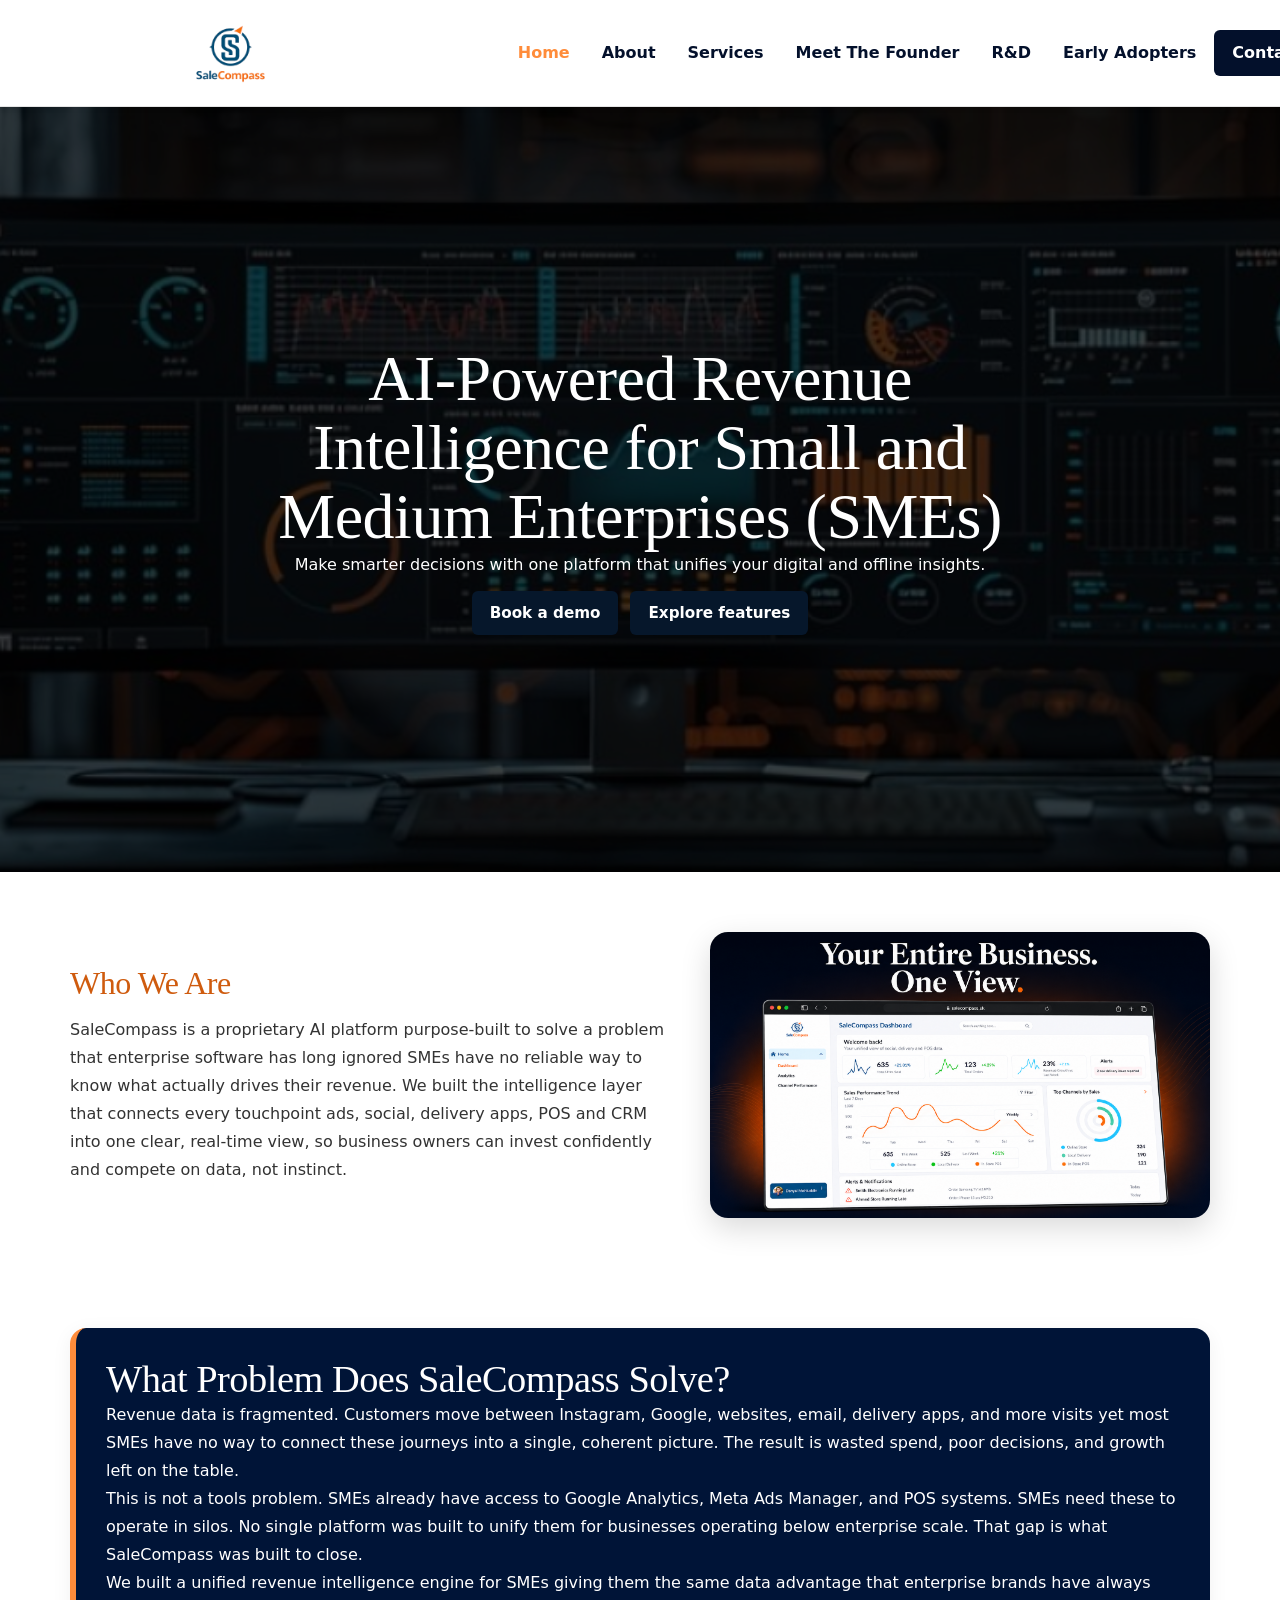
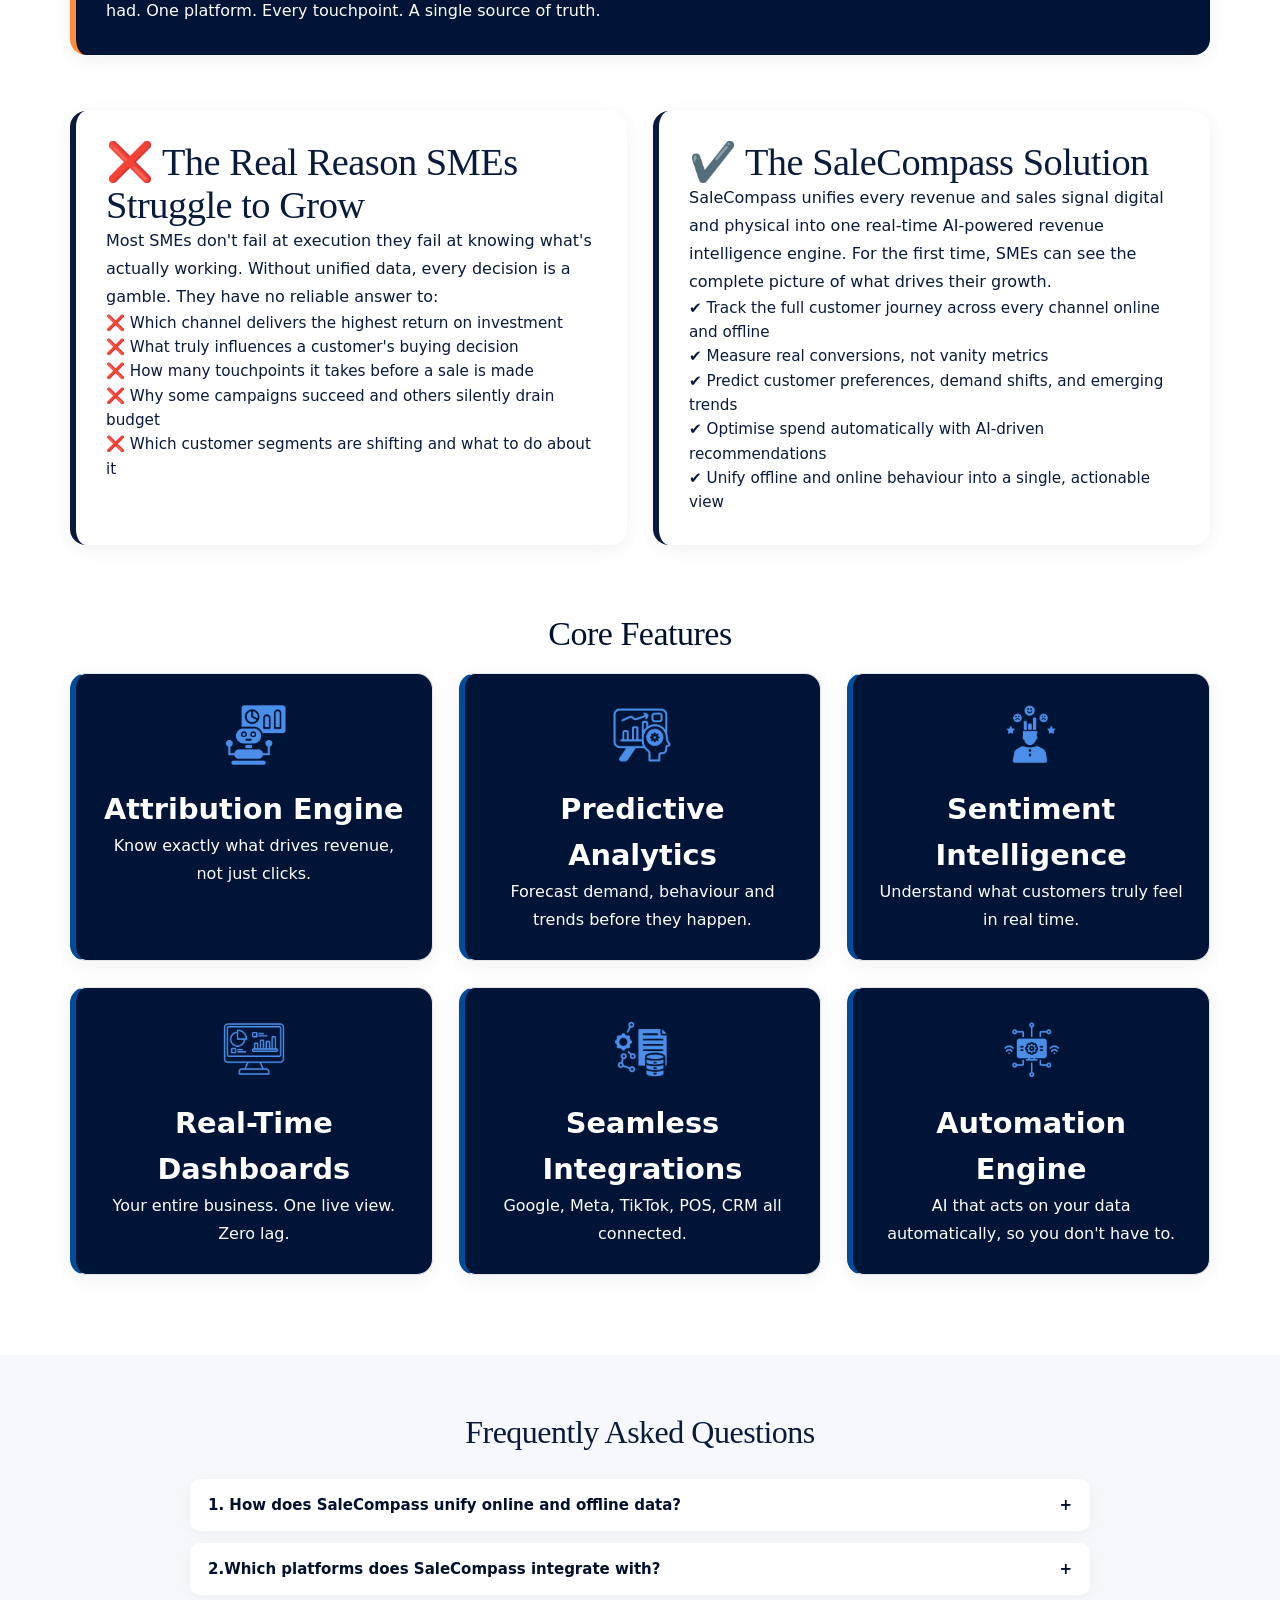
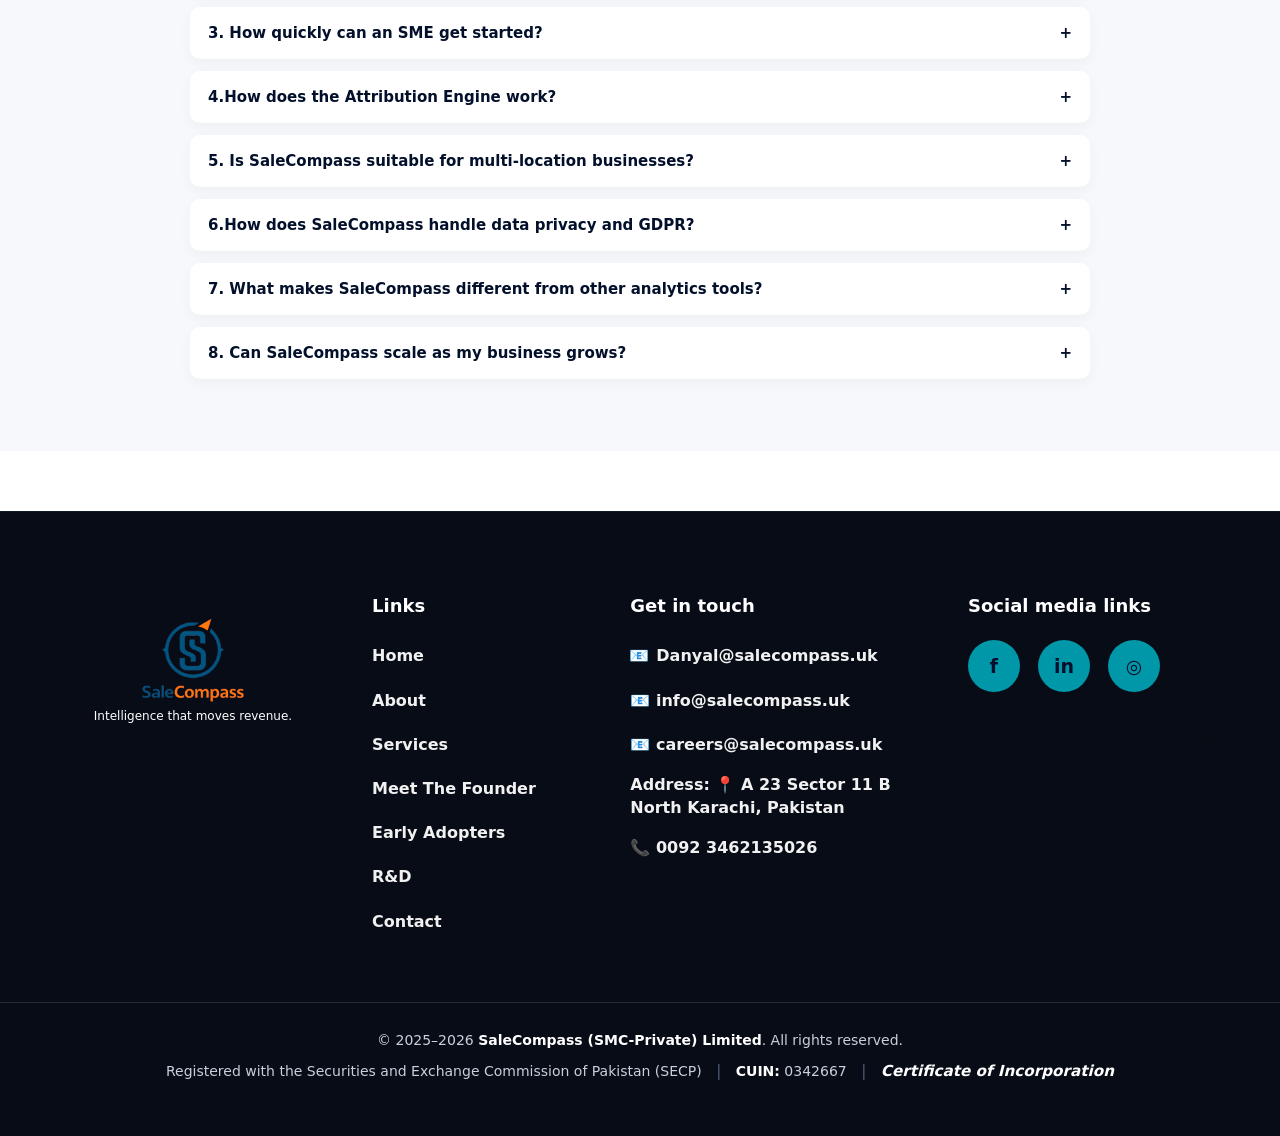
<file: index.html>
<!doctype html>
<html lang="en">
<head>
  <meta charset="utf-8" />
  <meta name="viewport" content="width=device-width, initial-scale=1" />
<title>AI Revenue Intelligence for SMEs | SaleCompass</title>


  <link rel="icon" type="image/png" href="assets/img/logo.png">
  <link rel="stylesheet" href="assets/styles.css" />

  <style>
    html, body {
      overflow-x: hidden;
      margin: 0;
      padding: 0;
    }
    body { 
      background:white; 
       font-family: 'Syne', sans-serif;
    }
    img { max-width: 100%; display: block; }
    a, button { text-decoration:none !important; border:none !important; outline:none !important; }

    .container {
      width: 100%;
      max-width: 1180px;
      margin-left: auto;
      margin-right: auto;
      padding: 0 20px;
      box-sizing: border-box;
    }

    /* =============================== HEADER (MATCHED TO ABOUT) =============================== */
    .site-header {
      padding: 10px 0 !important;
      background: white;
      box-shadow: 0 2px 6px rgba(0,0,0,0.05);
      position: sticky;
      top: 0;
      z-index: 50;
    }
    .nav {
      display: flex;
      justify-content: space-between;
      align-items: center;
    }
    .logo img {
      height: 130px !important;
      width: 300px !important;
      margin-bottom:20px !important;
      margin-left: -25px !important;
    }
    .site-header .nav {
      height: 50px;
      overflow: visible !important;
      align-items: center;
      margin-left:160px !important;
      font-weight: 500!important;
    }
    nav.menu a {
      transition: 0.25s ease;
      padding: 8px 14px;
      border-radius: 6px;
      color: #333 !important;
    }
    nav.menu a:hover {
      background: #ff8c3a;
      color: white !important;
    }
    nav.menu a.btn.primary:hover {
      background:#ff8c3a !important;
      color:white !important;
    }

    /* =============================== HERO =============================== */
    .hero {
      position: relative;
      height: 85vh;
      background: url("assets/img/Ai image.png") center/cover no-repeat;
      display: flex;
      align-items: center;
      justify-content: center;
      text-align: center;
    }
    .hero::before {
      content: "";
      position: absolute;
      inset: 0;
      background: rgba(0,0,0,0.75);
    }
    .hero-content {
      position: relative;
      z-index: 2;
      max-width: 850px;
      color: white;
      padding: 20px 10px;
      display: flex;
      flex-direction: column;
      gap: 0 !important;
    }
    .hero-content h1,
    .hero-content p {
      margin: 0 !important;
      padding: 0 !important;
    }
    .hero-content h1 {
      font-size: 48px;
      font-weight: 800;
    }
    .hero-content p {
      font-size: 20px;
      color: white !important;
    }
    .hero-cta {
      margin-top: 12px;
      display: flex;
      gap: 12px;
      justify-content: center;
    }
    .btn {
      padding: 14px 26px;
      border-radius: 8px;
      font-weight: 600;
      cursor: pointer;
      border: none;
      transition: 0.25s ease;
    }
    .btn.primary,
    .btn.outline {
      background:#06172b;
      color: white;
    }
    .btn.primary:hover,
    .btn.outline:hover {
      background:#ff8c3a !important;
      color:white !important;
      opacity:1 !important;
    }

    /* =============================== TRUSTED CLIENTS =============================== */
    .clients-section {
      background:#f7f8fc;
      padding:50px 0;
    }
    .clients-section h2 {
      text-align:center;
      font-size:32px;
      font-weight:800;
      margin-bottom:24px;
      color:#0a1a3a;
    }
    .client-carousel {
      overflow:hidden;
      max-width:900px;
      margin:0 auto;
    }
    .client-track {
      display:flex;
      align-items:center;
      gap:60px;
      animation:logo-scroll 18s linear infinite;
    }
    .client-logo {
      flex:0 0 auto;
      min-width:160px;
      display:flex;
      justify-content:center;
      align-items:center;
      filter:grayscale(0.1);
      opacity:0.9;
    }
    .client-logo img {
      max-height:70px;
      width:auto;
    }
    @keyframes logo-scroll {
      0% { transform: translateX(0); }
      100% { transform: translateX(-50%); }
    }

    /* =============================== WHO WE ARE =============================== */
    .who-section {
      padding:60px 0 40px;
    }
    .who-grid {
      display:grid;
      grid-template-columns: minmax(0,1.2fr) minmax(0,1fr);
      gap:40px;
      align-items:center;
    }
    .who-text h2 {
      font-size:32px;
      font-weight:800;
      color:#cf5b0e;
      margin-bottom:14px;
    }
    .who-text p {
      font-size:17px;
      line-height:1.6;
      color:#333;
      margin:0;
    }
    .who-image img {
      border-radius:18px;
      box-shadow:0 10px 30px rgba(0,0,0,0.15);
    }

    /* =============================== PROBLEM SECTION =============================== */
    .ps-grid {
      display: grid;
      grid-template-columns: 1fr;
      gap: 26px;
      padding: 70px 0;
    }
    .ps-row-2 {
      display: grid;
      grid-template-columns: repeat(auto-fit, minmax(360px, 1fr));
      gap: 26px;
    }
    .ps-box {
      background: white;
      padding: 30px;
      border-radius: 16px;
      box-shadow: 0 4px 20px rgba(0,0,0,0.06);
      border-left: 6px solid  #0a1a3a;
      transition: .25s;
      color: #0a1a3a;
      position: relative;
    }
    .ps-box:hover {
      transform: translateY(-6px);
      box-shadow: 0 12px 30px rgba(0,0,0,0.12);
      border-left: 6px solid #ff8c3a;
    }
    .ps-box.target {
      background: linear-gradient(135deg, #001437,  #001437);
      color: white;
      border-left: 6px solid #ff8c3a;
      margin-bottom: 30px;
    }
    /* Remove dots from problem-solution lists */
.ps-box ul,
.ps-box li {
  list-style: none !important;
  padding-left: 0 !important;
  margin-left: 0 !important;
}

    
    .ps-box.target p {
      color:white;
    }
    .ps-box.target:hover {
      background: linear-gradient(135deg, #001437, #001437) !important;
      color:rgb(247, 239, 239) !important;
      transform:none !important;
    }

    /* =============================== FEATURES =============================== */
    .features-grid {
      display: grid;
      grid-template-columns: repeat(3, 1fr);
      gap: 26px;
      padding-bottom: 80px;
    }
    .feature-card {
      text-align: center;
      border-radius: 16px;
      padding: 26px;
      background:#001437;
      color:white;
      box-shadow: 0 4px 22px rgba(0,0,0,0.06);
      transition: .25s ease;
      border-left: 6px solid #004c99;
    }
    .feature-card:hover {
      background:#ff8c3a !important;
      color:white !important;
      transform: translateY(-6px);
      box-shadow: 0 12px 30px rgba(0,0,0,0.12);
      border-left: 6px solid #ff8c3a;
    }
    .feature-card img {
      height: 70px;
      margin: auto;
      margin-bottom: 16px;
    }
    .read-more {
      margin-top: 12px;
      display: inline-block;
      background:#0a1a3a;
      color:white;
      padding:10px 18px;
      border-radius:6px;
      transition:.25s;
    }
    .read-more:hover {
      background:#ff8c3a;
      color:white;
    }

    /* =============================== FAQ SECTION =============================== */
    .faq-section {
      background:#f7f8fc;
      padding:60px 0;
    }
    .faq-section h2 {
      text-align:center;
      font-size:32px;
      font-weight:800;
      margin-bottom:28px;
      color:#0a1a3a;
    }
    .faq-list {
      max-width:900px;
      margin:0 auto;
    }
    .faq-item {
      margin-bottom:12px;
      border-radius:10px;
      background:white;
      box-shadow:0 4px 14px rgba(0,0,0,0.04);
      overflow:hidden;
    }
    .faq-item details {
      padding:14px 18px;
      cursor:pointer;
    }
    .faq-item summary {
      font-weight:600;
      font-size:15px;
      list-style:none;
    }
    .faq-item summary::-webkit-details-marker { display:none; }
    .faq-item summary::after {
      content:"+";
      float:right;
      font-weight:bold;
    }
    .faq-item details[open] summary::after {
      content:"−";
    }
    .faq-item p {
      margin-top:8px;
      font-size:14px;
      color:#333;
    }
    /* =========================================
   FIX FOOTER MOBILE VIEW ONLY (INLINE VERSION)
========================================= */
@media (max-width: 768px) {

  /* Stack footer content */
  .footer-grid {
    display: flex !important;
    flex-direction: column !important;
    text-align: center !important;
    gap: 32px !important;
  }

  /* Center logo */
  .footer-grid .logo-img {
    margin: 0 auto !important;
  }

  /* Center small tagline */
  .footer-description {
    margin: 10px auto !important;
    text-align: center !important;
    max-width: 90% !important;
  }

  /* Center all sections */
  .footer-grid div {
    width: 100% !important;
    text-align: center !important;
  }

  /* Footer links vertical */
  .footer-links {
    text-align: center !important;
  }
  .footer-links li a {
    font-size: 18px !important;
    padding: 6px 0 !important;
  }

  /* “Get in touch” section */
  .footer-grid div:last-child ul li {
    font-size: 18px !important;
  }

  /* Hide huge watermark */
   .footer-watermark {
        position: relative;
        display: block;
        margin: 30px auto 0;
        height: 140px;
        opacity: 0.15;
      }
}

    /* =============================== FOOTER (MATCHED TO CASE STUDIES) =============================== */
    footer {
      position: relative;
      background: #001437;
      color:white;
      padding-top: 40px;
      padding-bottom: 50px;
    }

         .footer-links a {
    font-weight: bold !important
}
    .logo-img {
      height: 120px !important;
      width: auto;
      object-fit: contain;
      display: block;
      margin-bottom: 6px;
    }
    /* === FIX FOOTER TAGLINE POSITION UNDER LOGO === */
.footer-grid > div:first-child {
  display: flex;
  flex-direction: column;
  align-items: center;        /* centers logo + tagline */
  text-align: center;
}

.footer-description {
      font-size:12px;
      color:#ffffff;
      margin-top:-10px !important;
      line-height:1.3;
      margin-left:-23px;
      max-width:280px;
    }

    /* Ensure logo and tagline stack nicely */



    .footer-links a { color: #ff8c3a; }
    .tiny {
      color: #ff8c3a !important;
      text-align: center;
      margin-top: 20px;
      font-size: 16px;
    }

    /* Watermark (matched exactly) */
    .footer-watermark {
      position: absolute;
      right: -20px;
      top: 50%;
      transform: translateY(-50%);
      height: 260px;
      opacity: 0.09;
      pointer-events: none;
    }
    .logo img {
      height: 85px;
      width: auto;
      object-fit: contain;
      display: block;
      padding-top: 10%;
    }
    .site-header .nav {
      height: 50px;
      overflow: visible !important;
      align-items: center;
    }

    
    .logo img {
      height: 85px;
      width: auto;
      object-fit: contain;
      display: block;
      padding-top: 10%;
    }
    .site-header .nav {
      height: 50px;
      overflow: visible !important;
      align-items: center;
    }

    .footer-links a { color:#ff8c3a; }

    .tiny { text-align:center; color:#ff8c3a; margin-top:20px; }

    /* =============================== MOBILE & TABLET FIXES =============================== */
    @media (max-width: 900px) {
      .container {
        width: 100% !important;
        max-width: 100% !important;
        padding: 0 16px;
        margin-left: auto !important;
        margin-right: auto !important;
      }

      .site-header .nav {
        gap: 12px;
      }

      .hero {
        height: auto;
        min-height: 80vh;
        padding: 80px 0 40px;
        background-position: center;
      }

      .hero-content h1 {
        font-size: 30px;
      }

      .hero-content p {
        font-size: 16px;
      }

      .ps-grid {
        padding: 40px 0;
      }

      .ps-row-2 {
        grid-template-columns: 1fr;
      }

      .features-grid {
        grid-template-columns: 1fr;
        padding-bottom: 50px;
      }

      .who-grid {
        grid-template-columns:1fr;
      }

      .client-track {
        gap:40px;
      }

      .footer-watermark {
        right: 0;
        height: 180px;
      }
    }

    @media (max-width: 600px) {
      .hero-content h1 {
        font-size: 26px;
      }
      .hero-content p {
        font-size: 15px;
      }
      .hero-cta {
        flex-direction: column;
      }
      .hero-cta .btn {
        width: 100%;
        max-width: 260px;
        margin: 0 auto;
      }
    } 
   .site-footer .footer-links li a {
  display: inline-flex !important;
  align-items: center !important;
  gap: 8px !important;
}

.footer-contact-icon {
  display: inline-flex !important;
  align-items: center !important;
  justify-content: center !important;
  width: 18px !important;
  min-width: 18px !important;
}

.footer-grid > div:first-child {
  display: flex !important;
  flex-direction: column !important;
  align-items: center !important;
  text-align: center !important;
  gap: 6px !important;
}

.logo-img {
  height: 150px !important;
  width: auto !important;
  object-fit: contain !important;
  display: block !important;
  margin-bottom: 6px !important;
}

.footer-description {
  color: #ffffff !important;
  font-size: 12px !important;
  line-height: 1.3 !important;
  margin: 0 auto !important;
  max-width: 260px !important;
  text-align: center !important;
  padding: 0 !important;
  margin-top:-45px !important;
  margin-bottom: 6px !important;

}
nav.menu {
  display: flex !important;
  align-items: center !important;
  gap: 4px !important;
}

nav.menu a {
  color: #03102b !important;
  text-decoration: none !important;
  padding: 8px 14px !important;
  border-radius: 6px !important;
  font-size: 16px !important;
  font-weight: 600 !important;
  transition: 0.25s ease !important;
}

nav.menu a:hover {
  background: #ff8c3a !important;
  color: #ffffff !important;
}

nav.menu a.active {
  color: #ff8c3a !important;
  font-weight: 700 !important;
  background: transparent !important;
}

nav.menu a.active:hover {
  background: #ff8c3a !important;
  color: #ffffff !important;
}

nav.menu a.btn,
nav.menu a.btn.primary {
  background: #03102b !important;
  color: #ffffff !important;
  padding: 10px 18px !important;
  border-radius: 6px !important;
  font-weight: 700 !important;
}

nav.menu a.btn:hover,
nav.menu a.btn.primary:hover {
  background: #ff8c3a !important;
  color: #ffffff !important;
}
/* ===== FINAL MOBILE MENU CLOSED BY DEFAULT FIX ===== */

@media (max-width: 900px) {
  .site-header nav.menu {
    display: none !important;
    visibility: hidden !important;
    opacity: 0 !important;
    pointer-events: none !important;
  }

  .site-header nav.menu.open {
    display: flex !important;
    visibility: visible !important;
    opacity: 1 !important;
    pointer-events: auto !important;
    flex-direction: column !important;
    position: absolute !important;
    top: 100% !important;
    left: 0 !important;
    right: 0 !important;
    background: #ffffff !important;
    padding: 24px 18px !important;
    gap: 18px !important;
    z-index: 99999 !important;
    box-shadow: 0 12px 28px rgba(0,0,0,0.12) !important;
  }

  .site-header .menu-toggle {
    display: block !important;
    position: relative !important;
    z-index: 100000 !important;
  }
}
/* ===== FINAL MOBILE HEADER FIX ===== */

@media (max-width: 900px) {
  .site-header {
    padding: 10px 0 !important;
  }

  .site-header .nav {
    height: 76px !important;
    display: flex !important;
    justify-content: space-between !important;
    align-items: center !important;
    margin-left: 0 !important;
  }

  .site-header .logo,
  .site-header .header-brand {
    margin-left: 12px !important;
    margin-right: auto !important;
    align-items: flex-start !important;
    text-align: left !important;
  }

  .site-header .logo img,
  .site-header .header-brand img {
    max-height: 58px !important;
    width: auto !important;
    margin: 0 !important;
    padding: 0 !important;
  }

  .header-tagline {
    font-size: 8px !important;
    margin-top: -4px !important;
    text-align: left !important;
  }

  .menu-toggle {
    display: block !important;
    visibility: visible !important;
    opacity: 1 !important;
    position: relative !important;
    z-index: 100000 !important;
    margin-left: auto !important;
    margin-right: 18px !important;
    background: transparent !important;
    color: #03102b !important;
    font-size: 30px !important;
    cursor: pointer !important;
  }

  .site-header nav.menu {
    display: none !important;
  }

  .site-header nav.menu.open {
    display: flex !important;
    flex-direction: column !important;
    position: absolute !important;
    top: 96px !important;
    left: 0 !important;
    right: 0 !important;
    background: #ffffff !important;
    padding: 22px 18px !important;
    gap: 18px !important;
    z-index: 99999 !important;
    box-shadow: 0 12px 28px rgba(0,0,0,0.12) !important;
  }
}
@media (max-width: 900px) {
  .site-header {
    padding: 10px 0 !important;
  }

  .site-header .nav {
    height: 76px !important;
    display: flex !important;
    justify-content: space-between !important;
    align-items: center !important;
    margin-left: 0 !important;
  }
  .logo img {
  height: 130px !important;
  width: 300px !important;
  margin-bottom:20px !important;
}

  .site-header .logo,
  .site-header .header-brand {
    margin-left: 12px !important;
    margin-right: auto !important;
    align-items: flex-start !important;
    text-align: left !important;
  }

  .site-header .logo img,
  .site-header .header-brand img {
    max-height: 58px !important;
    width: auto !important;
    margin: 0 !important;
    padding: 0 !important;
  }

  .header-tagline {
    font-size: 8px !important;
    margin-top: -4px !important;
    text-align: left !important;
  }

  .menu-toggle {
    display: block !important;
    visibility: visible !important;
    opacity: 1 !important;
    position: relative !important;
    z-index: 100000 !important;
    margin-left: auto !important;
    margin-right: 18px !important;
    background: transparent !important;
    color: #03102b !important;
    font-size: 30px !important;
    cursor: pointer !important;
  }

  .site-header nav.menu {
    display: none !important;
  }

  .site-header nav.menu.open {
    display: flex !important;
    flex-direction: column !important;
    position: absolute !important;
    top: 96px !important;
    left: 0 !important;
    right: 0 !important;
    background: #ffffff !important;
    padding: 22px 18px !important;
    gap: 18px !important;
    z-index: 99999 !important;
    box-shadow: 0 12px 28px rgba(0,0,0,0.12) !important;
  }
  .logo img {
  height: 150px !important;
  width: 600px !important;
  margin-bottom:20px !important;
}
}
/* Mobile logo size fix */

@media (max-width: 900px) {
  .site-header .logo img,
  .site-header .header-brand img {
    max-height: none !important;
    height: 85px !important;
    width: auto !important;
    margin: 0 !important;
    padding: 0 !important;
    object-fit: contain !important;
  }

  .site-header .logo,
  .site-header .header-brand {
    margin-left: 18px !important;
  }

  .site-header .nav {
    height: 65px !important;
  }

  .menu-toggle {
    margin-right: 24px !important;
  }
}
.footer-certificate-link{
    font-weight:700;
    font-style:italic;
    color:#ffffff;          /* Change to #0d6efd or your brand color if footer has a light background */
    text-decoration:underline;
    transition:0.3s ease;
}

.footer-certificate-link:hover{
    color:#ff8a3d;          /* Brand accent color */
    text-decoration:none;
}

/* ===============================
   Footer Bottom
================================= */

.footer-bottom{
    margin-top:55px;
    padding-top:28px;
    border-top:1px solid rgba(255,255,255,.12);
    text-align:center;
}

.footer-bottom p{
    margin:8px 0;
    color:#c8d0db;
    font-size:15px;
    line-height:1.8;
}

.footer-bottom strong{
    color:#fff;
    font-weight:600;
}

.footer-bottom .divider{
    margin:0 10px;
    color:#4d5b73;
}

.footer-certificate-link{
    color:#3FC3F7;
    font-weight:700;
    font-style:italic;
    text-decoration:none;
    border-bottom:1px solid transparent;
    transition:.25s;
}

.footer-certificate-link:hover{
    color:#ff8a3d;
    border-bottom-color:#ff8a3d;
}

@media (max-width:768px){

    .footer-bottom{
        margin-top:40px;
        padding:22px 20px 0;
    }

    .footer-bottom p{
        font-size:14px;
        line-height:1.7;
    }

    .footer-bottom .divider{
        display:none;
    }
}


  </style>
</head>

<body>

<!-- HEADER -->
<header class="site-header">
  <div class="container nav">
    <a class="logo" href="index.html">
      <img src="assets/img/logo.png" alt="SaleCompass logo">
    </a>

    <button class="menu-toggle" aria-expanded="false">☰</button>

    <nav class="menu">
      <a class="active" href="index.html">Home</a>
      <a href="about.html">About</a>
      <a href="services.html">Services</a>
      <a href="MeetFounder.html">Meet The Founder</a>
     
      <a href="research.html">R&D</a>
       <a href="early-adopters.html">Early Adopters</a>
     
      <a class="btn primary" href="contact.html">Contact</a>
    </nav>
  </div>
</header>

<!-- HERO -->
<section class="hero">
  <div class="hero-content">
    <h1>AI-Powered Revenue Intelligence for Small and Medium Enterprises (SMEs)</h1>
    <p>Make smarter decisions with one platform that unifies your digital and offline insights.</p>

    <div class="hero-cta">
      <a class="btn primary" href="contact.html">Book a demo</a>
      <a class="btn outline" href="services.html">Explore features</a>
    </div>
  </div>
</section>



<!-- WHO WE ARE -->
<section class="who-section">
  <div class="container who-grid">
    <div class="who-text">
      <h2>Who We Are </h2>
      <p>
        SaleCompass is a proprietary AI platform purpose-built to solve a problem that enterprise software has long ignored SMEs have no reliable way to know what actually drives their revenue. 
        We built the intelligence layer that connects every touchpoint ads, social, delivery apps, POS and CRM into one clear, real-time view, so business owners can invest confidently and compete on data, not instinct.
      </p>
    </div>
    <div class="who-image">
      <img src="assets/img/Home Page.png" alt="AI marketing analytics dashboard" loading="lazy" decoding="async">
    </div>
  </div>
</section>

<!-- PROBLEM SECTION -->
<section class="container">

  <div class="ps-grid">

    <div class="ps-box target">
      <h2>What Problem Does SaleCompass Solve?</h2>
      <p>
        Revenue data is fragmented. Customers move between Instagram, Google, websites, email, delivery apps, and more visits  yet most SMEs have no way to connect these journeys into a single, coherent picture. The result is wasted spend, poor decisions, and growth left on the table.
      </p>
      <p>
        This is not a tools problem. SMEs already have access to Google Analytics, Meta Ads Manager, and POS systems. SMEs need these to operate in silos. No single platform was built to unify them for businesses operating below enterprise scale. That gap is what SaleCompass was built to close.
      </p>
      <p>
        We built a unified revenue intelligence engine for SMEs giving them the same data advantage that enterprise brands have always had. One platform. Every touchpoint. A single source of truth.
      </p>
    </div>

    <div class="ps-row-2">

      <div class="ps-box">
        <h2>❌ The Real Reason SMEs Struggle to Grow</h2>
        <p>Most SMEs don't fail at execution  they fail at knowing what's actually working. Without unified data, every decision is a gamble. They have no reliable answer to:</p>
        <ul>
          <li>❌ Which channel delivers the highest return on investment</li>
          <li>❌ What truly influences a customer's buying decision</li>
          <li>❌ How many touchpoints it takes before a sale is made</li>
          <li>❌ Why some campaigns succeed and others silently drain budget</li>
          <li>❌ Which customer segments are shifting and what to do about it</li>
        </ul>
      </div>

      <div class="ps-box">
        <h2>✔️ The SaleCompass Solution</h2>
        <p>SaleCompass unifies every revenue and sales signal  digital and physical into one real-time AI-powered revenue intelligence engine. For the first time, SMEs can see the complete picture of what drives their growth.</p>
        <ul>
          <li>✔ Track the full customer journey across every channel  online and offline</li>
          <li>✔ Measure real conversions, not vanity metrics</li>
          <li>✔ Predict customer preferences, demand shifts, and emerging trends</li>
          <li>✔ Optimise spend automatically with AI-driven recommendations</li>
          <li>✔ Unify offline and online behaviour into a single, actionable view</li>
        </ul>
      </div>

    </div>

  </div>

</section>

<!-- CORE FEATURES -->
<section class="container">
  <h2 style="text-align:center; font-size:34px; margin-bottom:20px;">Core Features</h2>

  <div class="features-grid">

    <div class="feature-card">
      <img src="assets/img/icon 1.png" alt="Attribution Engine icon" loading="lazy" decoding="async">
      <h3>Attribution Engine</h3>
      <p>Know exactly what drives revenue, not just clicks.</p>
    </div>

    <div class="feature-card">
      <img src="assets/img/icon 2.png" alt="Predictive Analytics icon" loading="lazy" decoding="async">
      <h3>Predictive Analytics</h3>
      <p>Forecast demand, behaviour and trends before they happen.</p>
    </div>

    <div class="feature-card">
      <img src="assets/img/icon 3.png" alt="Sentiment Intelligence icon" loading="lazy" decoding="async">
      <h3>Sentiment Intelligence</h3>
      <p>Understand what customers truly feel  in real time.</p>
    </div>

    <div class="feature-card">
      <img src="assets/img/icon 4.png" alt="Real-Time Dashboards icon" loading="lazy" decoding="async">
      <h3>Real-Time Dashboards</h3>
      <p>Your entire business. One live view. Zero lag.</p>
    </div>

    <div class="feature-card">
      <img src="assets/img/icon 5.png" alt="Integrations icon" loading="lazy" decoding="async">
      <h3>Seamless Integrations</h3>
      <p>Google, Meta, TikTok, POS, CRM all connected.</p>
    </div>

    <div class="feature-card">
      <img src="assets/img/icon 6.png" alt="Automation Engine icon" loading="lazy" decoding="async">
      <h3>Automation Engine</h3>
      <p>AI that acts on your data automatically, so you don't have to.</p>
    </div>

  </div>
</section>

<!-- FAQ SECTION -->
<section class="faq-section">
  <div class="container">
    <h2>Frequently Asked Questions</h2>
    <div class="faq-list">

      <div class="faq-item">
        <details>
          <summary>1. How does SaleCompass unify online and offline data? </summary>
          <p>We connect directly to your digital platforms  Google, Meta, TikTok, delivery apps  and your offline systems like POS and CRM, pulling everything into one real-time view.</p>
        </details>
      </div>

      <div class="faq-item">
        <details>
          <summary>2.Which platforms does SaleCompass integrate with?  </summary>
          <p>Google Ads, Meta, TikTok, major POS systems, CRM platforms and delivery apps. We continuously add new integrations as we grow.</p>
        </details>
      </div>

      <div class="faq-item">
        <details>
          <summary>3. How quickly can an SME get started?  </summary>
          <p>Most businesses are up and running within 48 hours. We handle the technical setup so you can focus on the insights from day one</p>
        </details>
      </div>

      <div class="faq-item">
        <details>
          <summary>4.How does the Attribution Engine work? </summary>
          <p>It traces every customer interaction from first touchpoint to final sale so you know exactly which channels are driving revenue, not just traffic.</p>
        </details>
      </div>

      <div class="faq-item">
        <details>
          <summary>5. Is SaleCompass suitable for multi-location businesses?</summary>
          <p>Yes. You get a unified view across all locations, with the ability to drill down site by site.</p>
        </details>
      </div>

      <div class="faq-item">
        <details>
          <summary>6.How does SaleCompass handle data privacy and GDPR?  </summary>
          <p>We are fully GDPR compliant. All data is stored securely under UK data protection laws. We never share or sell client data.</p>
        </details>
      </div>

      <div class="faq-item">
        <details>
          <summary>7. What makes SaleCompass different from other analytics tools? </summary>
          <p>Most tools show you one channel at a time. SaleCompass connects everything online and offline into one intelligence engine built specifically for SMEs.</p>
        </details>
      </div>

      <div class="faq-item">
        <details>
          <summary>8. Can SaleCompass scale as my business grows?</summary>
          <p> Whether you are a single location business or a growing franchise, SaleCompass scales with you.</p>
        </details>
      </div>

      

    </div>
  </div>
</section>

<footer class="site-footer fade-up">
  <div class="container footer-grid footer-four-col">

    <div>
      <img src="assets/img/logo.png" class="logo-img" alt="SaleCompass Logo">
      <p class="footer-description">Intelligence that moves revenue.</p>
    </div>

    <div>
      <h4>Links</h4>
      <ul class="footer-links">
        <li><a href="index.html">Home</a></li>
        <li><a href="about.html">About</a></li>
        <li><a href="services.html">Services</a></li>
        <li><a href="MeetFounder.html">Meet The Founder</a></li>
        <li><a href="early-adopters.html">Early Adopters</a></li>
        <li><a href="research.html">R&amp;D</a></li>
        <li><a href="contact.html">Contact</a></li>
      </ul>
    </div>

    <div>
      <h4>Get in touch</h4>
      <ul class="footer-links">
 <li>
  <a href="mailto:Danyal@salecompass.uk">
    <span class="footer-contact-icon">📧</span>
    <span>Danyal@salecompass.uk</span>
  </a>
</li> 
        <li><a href="mailto:info@salecompass.uk">📧 info@salecompass.uk</a></li>
        <li><a href="mailto:careers@salecompass.uk">📧 careers@salecompass.uk</a></li>
           <li><strong>Address:</strong> 📍 A 23 Sector 11 B North Karachi, Pakistan</li>
        <li><a href="tel:+923462135026">📞 0092 3462135026</a></li>
        
      </ul>
    </div>

    <div class="footer-social-col">
      <h4>Social media links</h4>

      <div class="footer-social-icons">
        <a href="https://www.facebook.com/people/SaleCompass/61585621962023/" target="_blank" rel="noopener" aria-label="Facebook">f</a>
        <a href="https://www.linkedin.com/company/salecompass/" target="_blank" rel="noopener" aria-label="LinkedIn">in</a>
        <a href="https://www.instagram.com/salecompassuk?igsh=OHVqbHhtbWtpOW5z" target="_blank" rel="noopener" aria-label="Instagram">◎</a>
      </div>
    </div>

  </div>

  <img src="assets/img/salecompass logo.png" class="footer-watermark" alt="" loading="eager" fetchpriority="high" decoding="async">
<div class="footer-bottom">
  <p>
    © 2025–2026 <strong>SaleCompass (SMC-Private) Limited</strong>. All rights reserved.
  </p>

 <p>
  Registered with the Securities and Exchange Commission of Pakistan (SECP)
  <span class="divider">|</span>

  <strong>CUIN:</strong> 0342667

  <span class="divider">|</span>

  <a href="assets/img/documents/Certificate-of-Incorporation.pdf"
     target="_blank"
     rel="noopener noreferrer"
     class="footer-certificate-link">
    <strong><em>Certificate of Incorporation</em></strong>
  </a>
</p>
</div>
</footer>


<script>
document.addEventListener("DOMContentLoaded", function () {
  const btn = document.querySelector(".menu-toggle");
  const menu = document.querySelector("nav.menu");

  if (!btn || !menu) return;

  menu.classList.remove("open");
  btn.setAttribute("aria-expanded", "false");
  btn.setAttribute("type", "button");

  btn.addEventListener("click", function (event) {
    event.preventDefault();
    event.stopPropagation();

    menu.classList.toggle("open");

    const isOpen = menu.classList.contains("open");
    btn.setAttribute("aria-expanded", isOpen ? "true" : "false");
  });
});
</script>

</body>
</html>
</file>
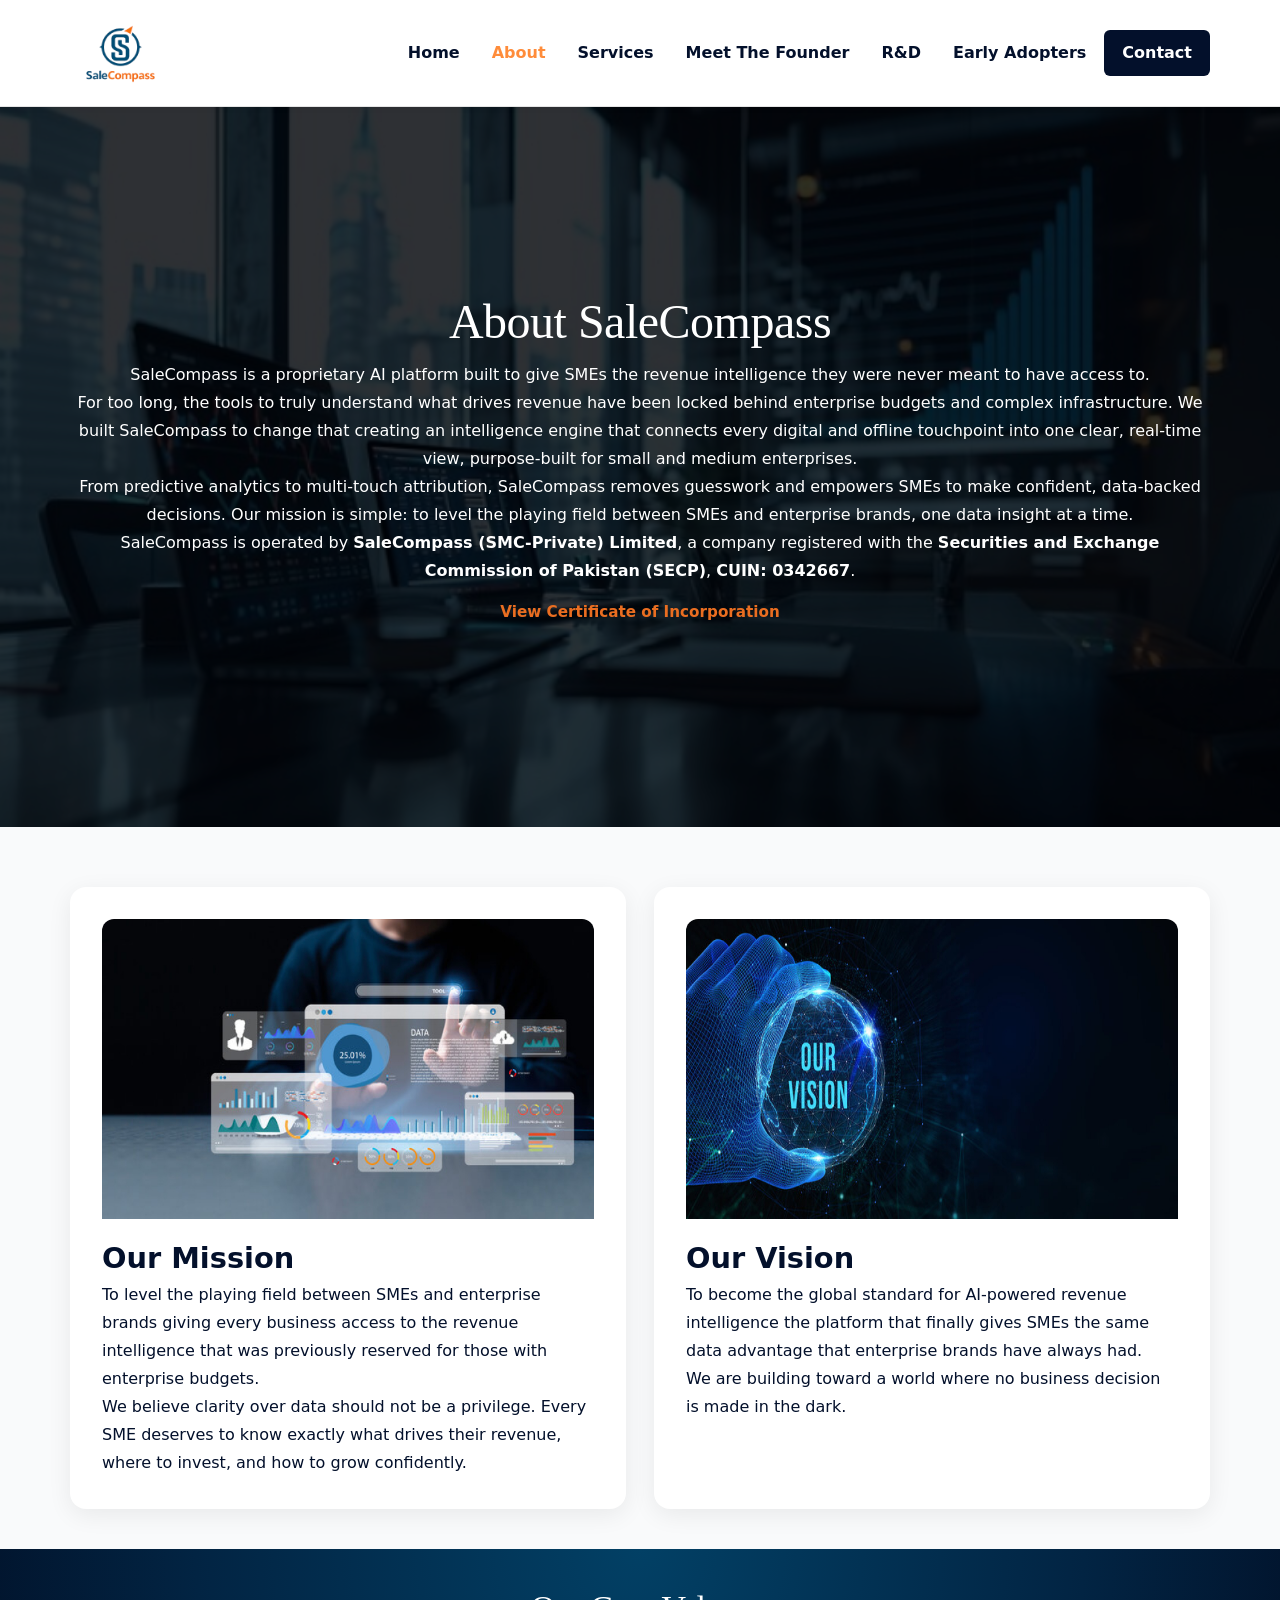
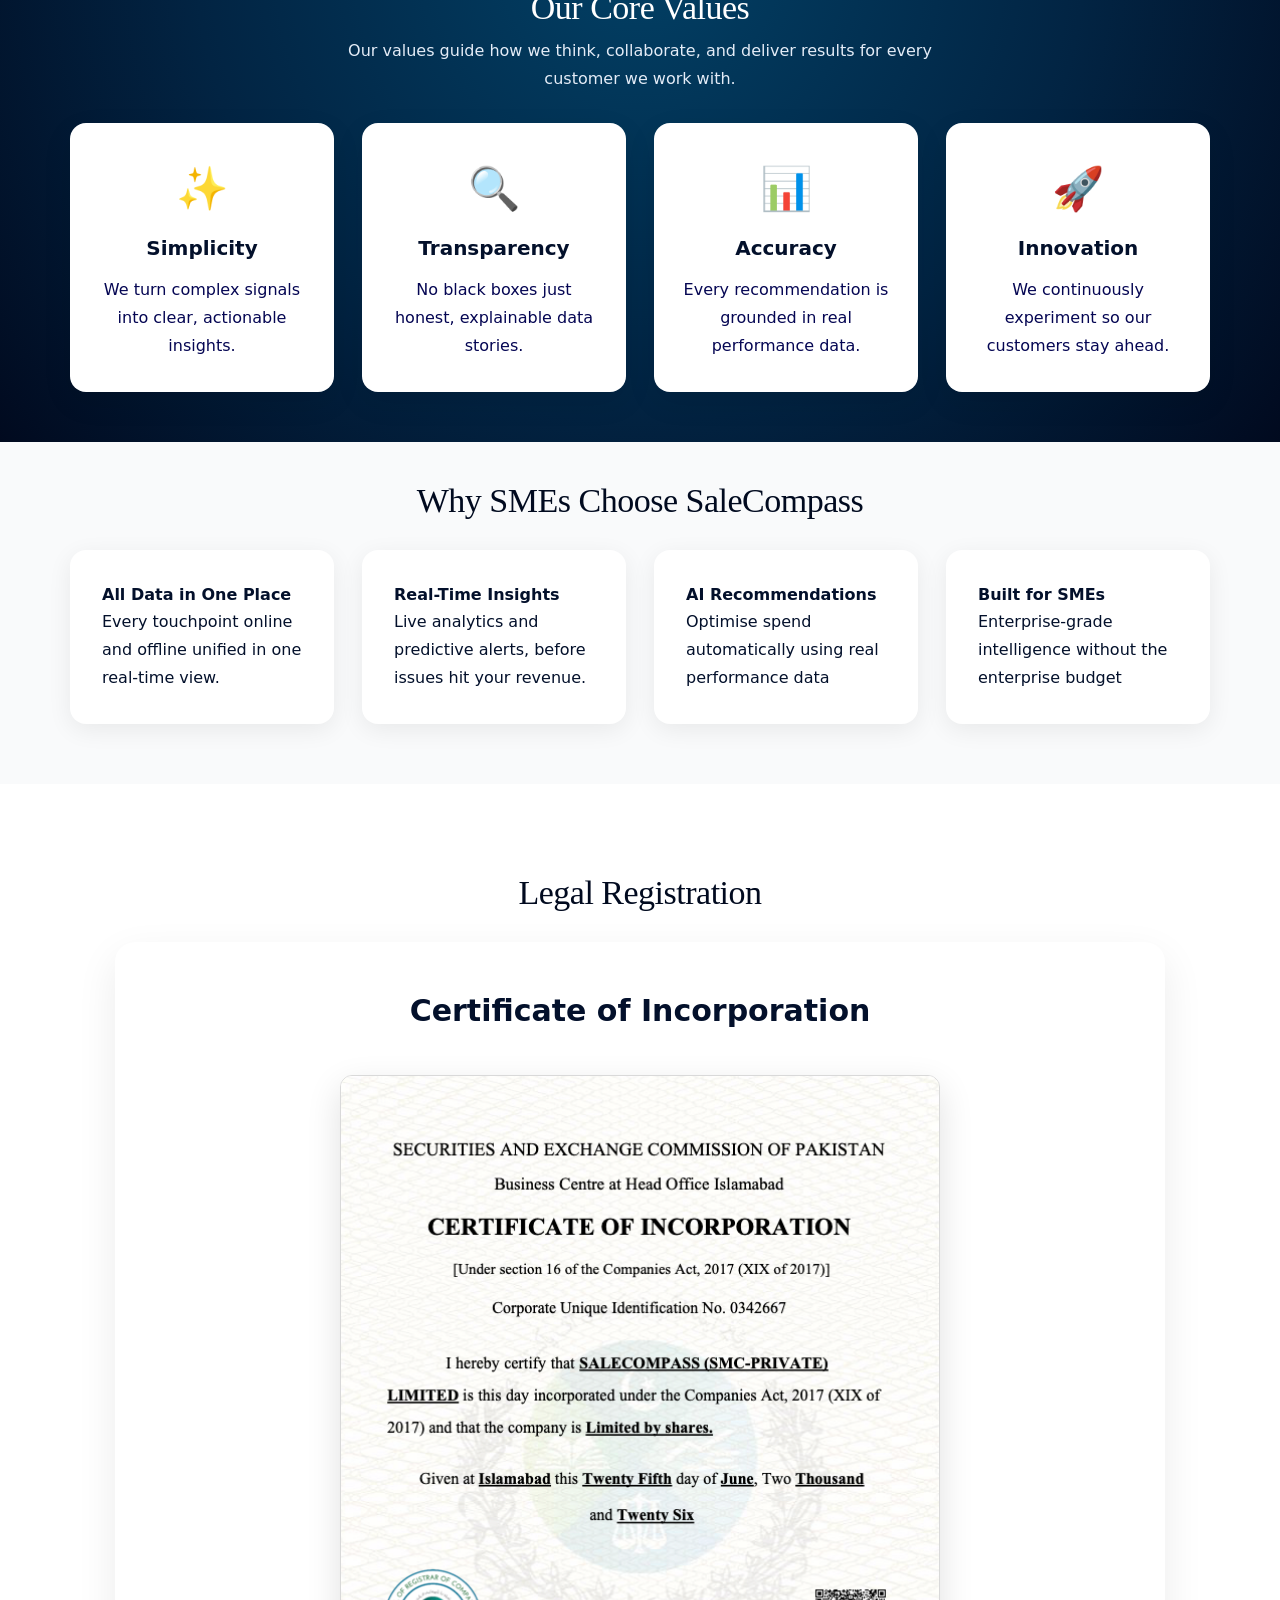
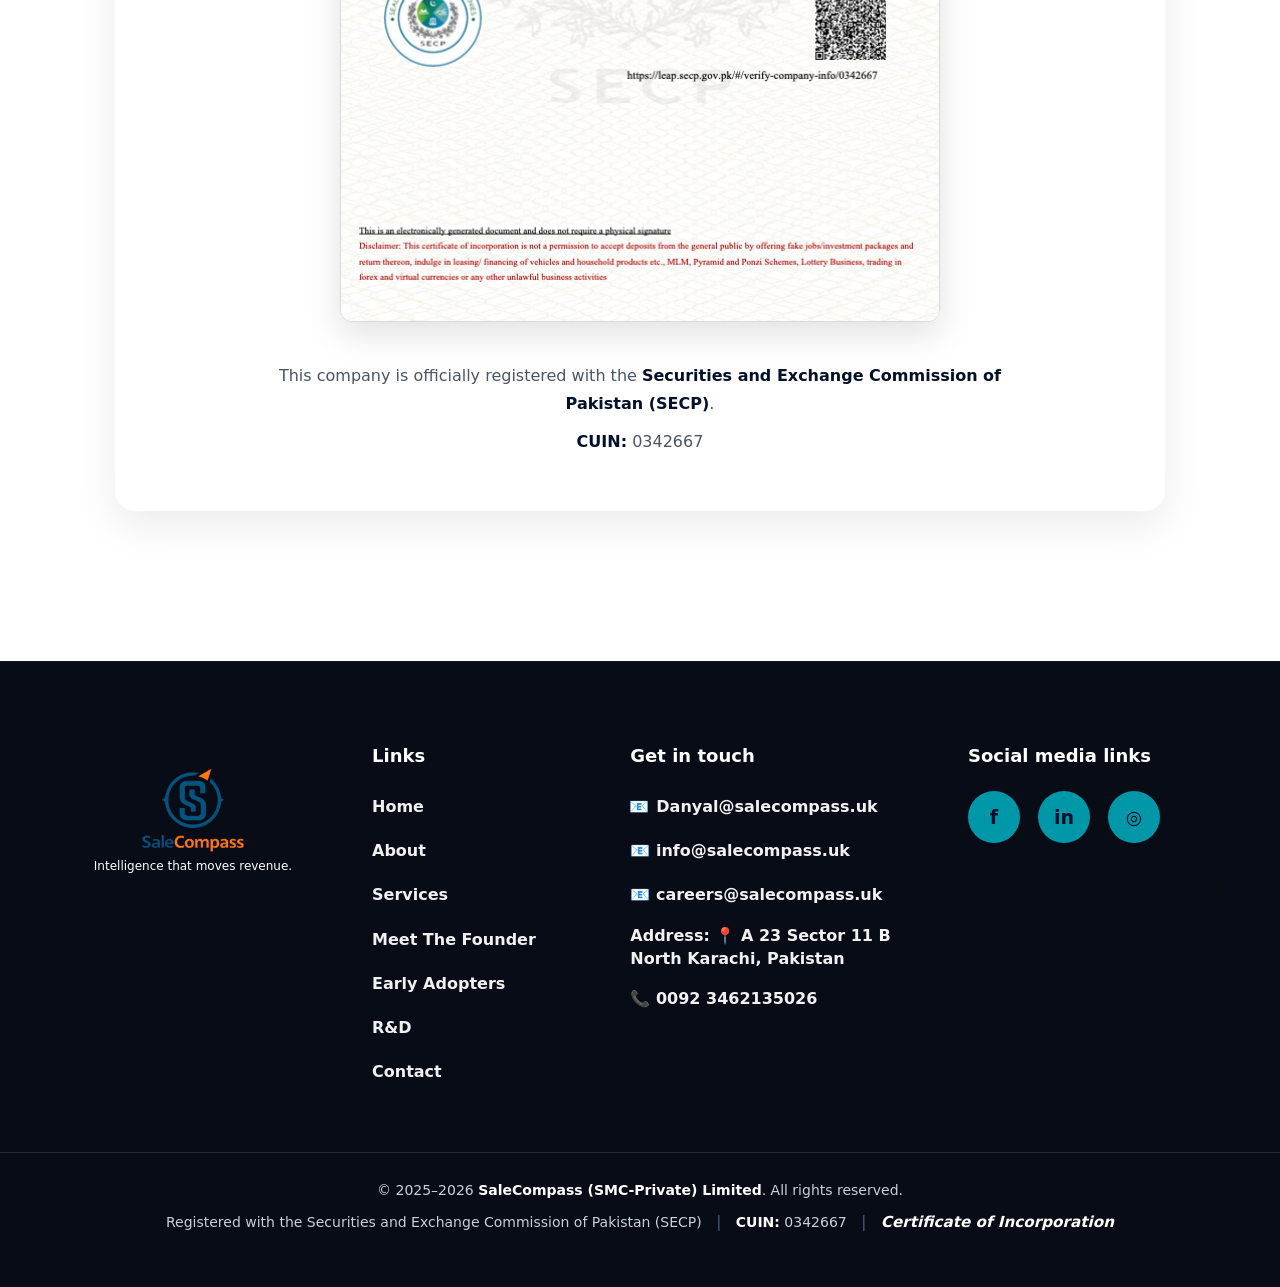
<file: about.html>
<!doctype html>
<html lang="en">
<head>
  <meta charset="utf-8" />
  <meta name="viewport" content="width=device-width, initial-scale=1" />
  <title>About | SaleCompass</title>
  <link rel="icon" type="image/png" href="assets/img/logo.png">
  <link rel="stylesheet" href="assets/styles.css" />

  <style>
    body { overflow-x: hidden; background:white; }
    img { max-width:100%; display:block; }

    .container {
      max-width:1180px;
      margin:auto;
      padding:0 20px;
      box-sizing: border-box;
    }
    /* Reduce space above the mission and vision boxes on desktop */
.mission-vision-section {
  margin-top: 20px; /* Reduced margin */
}

.mission-vision-section .mission-box, 
.mission-vision-section .vision-box {
  padding-top: 10px; /* Adjust padding to reduce extra space */
}

/* On mobile (max-width: 768px) */
@media (max-width: 768px) {
  .mission-box {
    margin-top: 10px; /* Reduce space above mission box only on mobile */
  }
}


    /* =============================== HEADER =============================== */
    .site-header {
      padding:10px 0 !important;
      background:white;
      box-shadow:0 2px 6px rgba(0,0,0,0.05);
    }
    .logo img {
      height: 85px;
      width: auto;
      object-fit: contain;
      display: block;
      padding-top: 10%;
    }
    .site-header .nav {
      height: 50px;
      overflow: visible !important;
      align-items: center;
    }

    .nav {
      display:flex;
      justify-content:space-between;
      align-items:center;
    }

    .logo img {
      height:85px;
      object-fit:contain;
    }

    nav.menu a {
      padding:8px 14px;
      border-radius:6px;
      transition:.25s ease;
    }
    nav.menu a:hover {
      background:#ff8c3a;
      color:white !important;
    }

    nav.menu a.active {
      font-weight:700;
      color:#ff8c3a !important;
    }

    nav.menu a.btn.primary {
      background:#03102b;
      color:white !important;
      padding:10px 18px;
      border-radius:6px;
    }
    nav.menu a.btn.primary:hover {
      background:#ff8c3a !important;
    }

    /* =============================== HERO =============================== */
    .about-hero {
      position:relative;
      background:url("assets/img/about-bg.png") center/cover no-repeat;
      min-height:420px;
      display:flex;
      align-items:center;
      justify-content:center;
      text-align:center;
      color:white;
      height: 500px;
       height: 80vh;
    }

    .about-hero::before {
      content:"";
      position:absolute;
      inset:0;
      background:rgba(1,3,8,0.82);
    }

    .about-hero .container {
      position:relative;
      z-index:2;
    }

    .about-hero h1 {
      font-size:48px;
      font-weight:800;
      margin-bottom:12px;
      color:white !important;
    }

    .hero-subtext {
      font-size:20px;
      max-width:760px;
      margin:0 auto;
      line-height:1.6;
      color:white !important;
    }

    /* =============================== ABOUT - TWO COLUMN =============================== */
    .about-section {
      padding:80px 0;
     background:#010f23;
       color: #e4ecf7
    }

    .about-flex {
      display:flex;
      align-items:center;
      gap:40px;
    }

    .about-card {
      flex:0 0 48%;
     background:rgb(6, 1, 29);
      padding:32px;
      border-radius:16px;
      box-shadow:0 6px 25px rgba(0,0,0,0.07);
    }

    .about-photo {
      flex:0 0 52%;
    }
    .about-photo img {
      width:85%;
      margin:auto;
      border-radius:16px;
      box-shadow:0 6px 25px rgba(0,0,0,0.08);
    }

    @media(max-width:900px) {
      .about-flex {
        flex-direction:column;
        text-align:center;
      }
      .about-card, .about-photo {
        flex:100%;
      }
      .about-photo img {
        width:100%;
      }
    }

    /* =============================== GRID SECTIONS =============================== */
    .mv-section {
      padding:60px 0 40px;      /* bottom reduced to tighten space before Core Values */
      background:#f9fafb;
    }

    .values-section {
      padding:40px 0 50px;      /* reduced top spacing */
      background:radial-gradient(circle at top, #024065 0%, #022443 55%, #010a1f 100%);
      color:#ffffff;
    }

    .why-section {
      padding:40px 0 60px;      /* reduced top spacing */
      background:#f9fafb;
    }

    .mv-grid {
      display:grid;
      grid-template-columns:repeat(auto-fit,minmax(260px,1fr));
      gap:28px;
    }

    .mv-card {
      background:white;
      padding:32px;
      border-radius:16px;
      box-shadow:0 6px 25px rgba(0,0,0,0.07);
      transition:.3s ease;
      overflow:hidden;
    }

    .mv-card img {
      width:100%;
      border-radius:12px 12px 0 0;
      margin-bottom:16px;
      display:block;
      height:300px;
      width:600px

    }

    .mv-card:hover {
      transform:translateY(-6px);
      box-shadow:0 12px 30px rgba(0,0,0,0.12);
    }

    .center-title {
      font-size:34px;
      font-weight:800;
      text-align:center;
      color:#010a1f;
      margin-bottom:30px;
    }

    /* Core Values heading like screenshot */
    .values-section .center-title {
      color:#ffffff;
      margin-bottom:10px;
    }
    .values-subtitle {
      text-align:center;
      max-width:620px;
      margin:0 auto 30px;
      font-size:16px;
      line-height:1.6;
      color:#e4ecf7;
    }

    .values-grid, .why-grid {
      display:grid;
      grid-template-columns:repeat(4,1fr);
      gap:28px;
    }

    @media(max-width:1024px) {
      .values-grid, .why-grid { grid-template-columns:repeat(2,1fr); }
    }
    @media(max-width:600px) {
      .values-grid, .why-grid { grid-template-columns:1fr; }
    }

    .value-card,
    .why-card {
      border-radius:16px;
      padding:32px;
      box-shadow:0 6px 25px rgba(0,0,0,0.07);
      transition:0.3s ease;
    }

   /* ======================= CORE VALUES IMPROVEMENTS ======================= */
.value-card {
  background: #ffffff;
  text-align: center;
  border-radius: 16px;
  padding: 32px 24px;
  box-shadow: 0 10px 30px rgba(0, 0, 0, 0.08);
  transition: all 0.35s ease;
  cursor: default;
}

.value-card > div:first-child {
  font-size: 42px;
  margin-bottom: 10px;
}

.value-card h4 {
  font-size: 20px;
  margin-bottom: 12px;
  color: #03102b;
  font-weight: 700;
}

.value-card p {
  font-size: 15px;
  color: #050653;
  line-height: 1.6;
  margin: 0;
  opacity: 1; /* text now fully visible */
}

/* Hover effect similar to Salesloft style */
.value-card:hover {
  transform: translateY(-6px);
  background: linear-gradient(135deg, #ad6303 0%, #08012e 100%);
  box-shadow: 0 14px 35px rgba(0, 0, 0, 0.15);
}

.value-card:hover h4,
.value-card:hover p,
.value-card:hover div:first-child {
  color: #ffffff !important;
  opacity: 1 !important;
}

    /* ======================= WHY SECTION GRADIENT EFFECT ======================= */
    .why-card {
      background:white;
    }
    .why-card:hover {
      background:linear-gradient(135deg, #ad6303 0%,#08012e 100%);
      color:white !important;
      transform:translateY(-6px);
      box-shadow:0 12px 30px rgba(0,0,0,0.18);
    }
    .why-card:hover h4,
    .why-card:hover p {
      color:white !important;
    }

    /* ======================= FOOTER ======================= */
   @media (max-width: 768px) {

  /* Stack footer content */
  .footer-grid {
    display: flex !important;
    flex-direction: column !important;
    text-align: center !important;
    gap: 32px !important;
  }

  /* Center logo */
  .footer-grid .logo-img {
    margin: 0 auto !important;
  }

  /* Center small tagline */
  .footer-description {
    margin: 10px auto !important;
    text-align: center !important;
    max-width: 90% !important;
  }

  /* Center all sections */
  .footer-grid div {
    width: 100% !important;
    text-align: center !important;
  }

  /* Footer links vertical */
  .footer-links {
    text-align: center !important;
  }
  .footer-links li a {
    font-size: 18px !important;
    padding: 6px 0 !important;
  }

  /* “Get in touch” section */
  .footer-grid div:last-child ul li {
    font-size: 18px !important;
  }

  /* Hide huge watermark */
  .footer-watermark {
    display: none !important;
  }
}

   
    .logo-img {
      height: 120px !important;
      width: auto;
      object-fit: contain;
      display: block;
      margin-bottom: 6px;
    }
    /* === FIX FOOTER TAGLINE POSITION UNDER LOGO === */

    



   
    
    .logo img {
      height: 85px;
      width: auto;
      object-fit: contain;
      display: block;
      padding-top: 10%;
    }
    .site-header .nav {
      height: 50px;
      overflow: visible !important;
      align-items: center;
    }

    
    .logo img {
      height: 85px;
      width: auto;
      object-fit: contain;
      display: block;
      padding-top: 10%;
    }
    .site-header .nav {
      height: 50px;
      overflow: visible !important;
      align-items: center;
    }

    

    .tiny { text-align:center; color:#ff8c3a; margin-top:20px; }

    /* =============================== MOBILE & TABLET FIXES =============================== */
    @media (max-width: 900px) {
      .container {
        width: 100% !important;
        max-width: 100% !important;
        padding: 0 16px;
        margin-left: auto !important;
        margin-right: auto !important;
      }

      .site-header .nav {
        gap: 12px;
      }

      .hero {
        height: auto;
        min-height: 80vh;
        padding: 80px 0 40px;
        background-position: center;
      }

      .hero-content h1 {
        font-size: 30px;
      }

      .hero-content p {
        font-size: 16px;
      }

      .ps-grid {
        padding: 40px 0;
      }

      .ps-row-2 {
        grid-template-columns: 1fr;
      }

      .features-grid {
        grid-template-columns: 1fr;
        padding-bottom: 50px;
      }

      .who-grid {
        grid-template-columns:1fr;
      }

      .client-track {
        gap:40px;
      }

      .footer-watermark {
        position: relative;
        display: block;
        margin: 30px auto 0;
        height: 140px;
        opacity: 0.15;
      }
    }

    @media (max-width: 600px) {
      .hero-content h1 {
        font-size: 26px;
      }
      .hero-content p {
        font-size: 15px;
      }
      .hero-cta {
        flex-direction: column;
      }
      .hero-cta .btn {
        width: 100%;
        max-width: 260px;
        margin: 0 auto;
      }
    } 

    /* =============================== MOBILE FIXES =============================== */
    @media (max-width: 900px) {
      .container {
        width: 94% !important;
        margin: 0 auto !important;
        padding: 0 14px !important;
        overflow-x: hidden;
      }
      body {
        overflow-x: hidden !important;
      }
    }
    /* ===== GLOBAL FOOTER FIX FOR ALL PAGES ===== */

.site-footer {
  background: #070c16 !important;
  color: #ffffff !important;
  padding: 80px 0 45px !important;
  position: relative !important;
  overflow: hidden !important;
}

.site-footer .container {
  max-width: 1180px !important;
  margin: 0 auto !important;
  padding: 0 24px !important;
}

.footer-four-col,
.footer-grid,
.footer-fixed-grid {
  display: grid !important;
  grid-template-columns: 1.2fr 1fr 1.4fr 1.2fr !important;
  gap: 60px !important;
  align-items: start !important;
}

.site-footer h4 {
  color: #ffffff !important;
  font-size: 18px !important;
  font-weight: 800 !important;
  margin-bottom: 20px !important;
}

.logo-img {
  height: 95px !important;
  width: auto !important;
  margin-bottom: 8px !important;
  display: block !important;
}

.footer-description {
  color: #ffffff !important;
  font-size: 14px !important;
  line-height: 1.5 !important;
  margin: 0 !important;
  max-width: 260px !important;
  text-align: left !important;
  list-style: none !important;
  padding: 0 !important;
  margin: 0 !important;
  display: flex !important;
  flex-direction: column !important;
  gap: 13px !important;
}

.footer-links li,
.footer-links a,
.footer-links span {
  color: #f1f1f1 !important;
  font-size: 16px !important;
  font-weight: 600 !important;
  line-height: 1.45 !important;
  text-decoration: none !important;
}

.footer-links a:hover {
  color: #ff8c3a !important;
}

.footer-social-col {
  text-align: left !important;
}

.footer-social-icons {
  display: flex !important;
  align-items: center !important;
  gap: 18px !important;
  margin-top: 18px !important;
}

.footer-social-icons a {
  width: 52px !important;
  height: 52px !important;
  border-radius: 50% !important;
  background: #0097a9 !important;
  color: #03102b !important;
  display: flex !important;
  align-items: center !important;
  justify-content: center !important;
  text-decoration: none !important;
  font-size: 19px !important;
  font-weight: 900 !important;
  transition: all 0.25s ease !important;
}

.footer-social-icons a:hover {
  background: #00bcd4 !important;
  transform: translateY(-3px) !important;
}

.footer-watermark {
  position: absolute !important;
  right: -20px !important;
  top: 50% !important;
  transform: translateY(-50%) !important;
  height: 260px !important;
  opacity: 0.06 !important;
  pointer-events: none !important;
}

.tiny {
  display: block !important;
  width: 100% !important;
  text-align: center !important;
  color: #ff8c3a !important;
  font-size: 16px !important;
  font-weight: 600 !important;
  margin: 55px auto 0 !important;
  padding-top: 25px !important;
  border-top: 1px solid rgba(255,255,255,0.08) !important;
}

/* Tablet */
@media (max-width: 1100px) {
  .footer-four-col,
  .footer-grid,
  .footer-fixed-grid {
    grid-template-columns: 1fr 1fr !important;
    gap: 45px !important;
  }
}

/* Mobile */
@media (max-width: 768px) {
  .site-footer {
    padding: 60px 0 35px !important;
  }

  .footer-four-col,
  .footer-grid,
  .footer-fixed-grid {
    grid-template-columns: 1fr !important;
    gap: 38px !important;
    text-align: center !important;
  }

  .footer-description {
    margin: 0 auto !important;
    text-align: center !important;
    margin-left: 0 !important;
    width: 100% !important;
  }

  .footer-links {
    align-items: center !important;
  }

  .footer-social-col {
    text-align: center !important;
  }

  .footer-social-icons {
    justify-content: center !important;
  }

  .footer-watermark {
    display: none !important;
  }
}
    
/* ===== GLOBAL NAVBAR STYLE SAME AS INDEX PAGE ===== */

.site-header {
  padding: 10px 0 !important;
  background: #ffffff !important;
  box-shadow: 0 2px 6px rgba(0,0,0,0.05) !important;
  position: sticky !important;
  top: 0 !important;
  z-index: 999 !important;
}

.site-header .container {
  max-width: 1180px !important;
  margin: 0 auto !important;
  padding: 0 20px !important;
}

.site-header .nav,
.nav {
  display: flex !important;
  justify-content: space-between !important;
  align-items: center !important;
  height: 50px !important;
  overflow: visible !important;
}

.logo img {
  height: 85px !important;
  width: auto !important;
  object-fit: contain !important;
  display: block !important;
  padding-top: 10% !important;
}

nav.menu {
  display: flex !important;
  align-items: center !important;
  gap: 4px !important;
}

nav.menu a {
  color: #03102b !important;
  text-decoration: none !important;
  padding: 8px 14px !important;
  border-radius: 6px !important;
  font-size: 16px !important;
  font-weight: 600 !important;
  transition: 0.25s ease !important;
}

nav.menu a:hover {
  background: #ff8c3a !important;
  color: #ffffff !important;
}

nav.menu a.active {
  color: #ff8c3a !important;
  font-weight: 700 !important;
  background: transparent !important;
}

nav.menu a.active:hover {
  background: #ff8c3a !important;
  color: #ffffff !important;
}

nav.menu a.btn,
nav.menu a.btn.primary {
  background: #03102b !important;
  color: #ffffff !important;
  padding: 10px 18px !important;
  border-radius: 6px !important;
  font-weight: 700 !important;
}

nav.menu a.btn:hover,
nav.menu a.btn.primary:hover {
  background: #ff8c3a !important;
  color: #ffffff !important;
}

.menu-toggle {
  display: none !important;
  background: none !important;
  border: none !important;
  font-size: 24px !important;
  cursor: pointer !important;
  color: #03102b !important;
}

/* Mobile */
@media (max-width: 768px) {
  .menu-toggle {
    display: block !important;
  }

  nav.menu {
    display: none !important;
    flex-direction: column !important;
    align-items: center !important;
    gap: 8px !important;
    position: absolute !important;
    top: 70px !important;
    left: 0 !important;
    right: 0 !important;
    background: #ffffff !important;
    padding: 18px !important;
    box-shadow: 0 10px 30px rgba(0,0,0,0.12) !important;
    z-index: 998 !important;
  }

  nav.menu.open {
    display: flex !important;
  }

  nav.menu a {
    width: 100% !important;
    text-align: center !important;
  }
}
.site-footer .footer-links li a {
  display: inline-flex !important;
  align-items: center !important;
  gap: 8px !important;
}

.footer-contact-icon {
  display: inline-flex !important;
  align-items: center !important;
  justify-content: center !important;
  width: 18px !important;
  min-width: 18px !important;
}

.footer-grid > div:first-child {
  display: flex !important;
  flex-direction: column !important;
  align-items: center !important;
  justify-content: flex-start !important;
  text-align: center !important;
  gap: 6px !important;
}

.logo-img {
  height: 120px !important;
  width: auto !important;
  object-fit: contain !important;
  display: block !important;
  margin-bottom: 6px !important;
}

.footer-description {
  color: #ffffff !important;
  font-size: 12px !important;
  line-height: 1.3 !important;
  margin: 0 auto !important;
  max-width: 260px !important;
  text-align: center !important;
  padding: 0 !important;
}

.logo img {
  height: 85px !important;
  width: auto !important;
  object-fit: contain !important;
  display: block !important;
}

@media (max-width: 768px) {
  .site-footer .footer-grid > div:first-child {
    display: flex !important;
    flex-direction: column !important;
    align-items: center !important;
    justify-content: center !important;
    width: 100% !important;
  }

  .site-footer .footer-description {
    margin: 8px auto 0 !important;
    margin-left: 0 !important;
    max-width: 260px !important;
    width: 100% !important;
    text-align: center !important;
    display: block !important;
  }
}

nav.menu {
  display: flex !important;
  align-items: center !important;
  gap: 4px !important;
}

nav.menu a {
  color: #03102b !important;
  text-decoration: none !important;
  padding: 8px 14px !important;
  border-radius: 6px !important;
  font-size: 16px !important;
  font-weight: 600 !important;
  transition: 0.25s ease !important;
}

nav.menu a:hover {
  background: #ff8c3a !important;
  color: #ffffff !important;
}

nav.menu a.active {
  color: #ff8c3a !important;
  font-weight: 700 !important;
  background: transparent !important;
}

nav.menu a.active:hover {
  background: #ff8c3a !important;
  color: #ffffff !important;
}

nav.menu a.btn,
nav.menu a.btn.primary {
  background: #03102b !important;
  color: #ffffff !important;
  padding: 10px 18px !important;
  border-radius: 6px !important;
  font-weight: 700 !important;
}

nav.menu a.btn:hover,
nav.menu a.btn.primary:hover {
  background: #ff8c3a !important;
  color: #ffffff !important;
}
/* ===== FINAL MOBILE HEADER FIX ===== */

@media (max-width: 900px) {
  .site-header {
    padding: 10px 0 !important;
  }

  .site-header .nav {
    height: 76px !important;
    display: flex !important;
    justify-content: space-between !important;
    align-items: center !important;
    margin-left: 0 !important;
  }
  .logo img {
  height: 130px !important;
  width: 300px !important;
  margin-bottom:20px !important;
}

  .site-header .logo,
  .site-header .header-brand {
    margin-left: 12px !important;
    margin-right: auto !important;
    align-items: flex-start !important;
    text-align: left !important;
  }

  .site-header .logo img,
  .site-header .header-brand img {
    max-height: 58px !important;
    width: auto !important;
    margin: 0 !important;
    padding: 0 !important;
  }

  .header-tagline {
    font-size: 8px !important;
    margin-top: -4px !important;
    text-align: left !important;
  }

  .menu-toggle {
    display: block !important;
    visibility: visible !important;
    opacity: 1 !important;
    position: relative !important;
    z-index: 100000 !important;
    margin-left: auto !important;
    margin-right: 18px !important;
    background: transparent !important;
    color: #03102b !important;
    font-size: 30px !important;
    cursor: pointer !important;
  }

  .site-header nav.menu {
    display: none !important;
  }

  .site-header nav.menu.open {
    display: flex !important;
    flex-direction: column !important;
    position: absolute !important;
    top: 96px !important;
    left: 0 !important;
    right: 0 !important;
    background: #ffffff !important;
    padding: 22px 18px !important;
    gap: 18px !important;
    z-index: 99999 !important;
    box-shadow: 0 12px 28px rgba(0,0,0,0.12) !important;
  }
  .logo img {
  height: 150px !important;
  width: 600px !important;
  margin-bottom:20px !important;
}
}
/* Mobile logo size fix */

@media (max-width: 900px) {
  .site-header .logo img,
  .site-header .header-brand img {
    max-height: none !important;
    height: 85px !important;
    width: auto !important;
    margin: 0 !important;
    padding: 0 !important;
    object-fit: contain !important;
  }

  .site-header .logo,
  .site-header .header-brand {
    margin-left: 18px !important;
  }

  .site-header .nav {
    height: 65px !important;
  }

  .menu-toggle {
    margin-right: 24px !important;
  }
}
    @media (max-width: 768px) {
  .about-hero {
    min-height: auto !important;
    padding: 70px 20px 80px !important;
    background-position: center !important;
  }

  .about-hero h1 {
    font-size: 48px !important;
    line-height: 1.05 !important;
    margin-bottom: 24px !important;
    text-align: center !important;
  }

  .about-hero p {
    font-size: 17px !important;
    line-height: 1.55 !important;
    font-weight: 500 !important;
    max-width: 100% !important;
    text-align: center !important;
  }

  .about-hero .container {
    padding: 0 18px !important;
  }
}
@media (max-width: 768px) {
  .about-hero {
    min-height: auto !important;
    padding: 120px 20px 80px !important;
    background-position: center top !important;
  }

  .about-hero h1 {
    font-size: 42px !important;
    line-height: 1.1 !important;
    margin-bottom: 28px !important;
    text-align: center !important;
  }

  .about-hero p {
    font-size: 16px !important;
    line-height: 1.65 !important;
    font-weight: 500 !important;
    max-width: 100% !important;
    text-align: center !important;
  }

  .about-hero .container {
    padding-top: 40px !important;
  }
}
    /* ===== ABOUT PAGE MOBILE HERO FIX ===== */

@media (max-width: 768px) {
  .about-hero {
    height: auto !important;
    min-height: auto !important;
    padding: 70px 18px 80px !important;
    display: flex !important;
    align-items: center !important;
    background-position: center !important;
  }

  .about-hero .container {
    width: 100% !important;
    max-width: 100% !important;
    padding: 0 18px !important;
  }

  .about-hero h1 {
    font-size: 34px !important;
    line-height: 1.12 !important;
    margin: 0 0 18px !important;
    text-align: center !important;
  }

  .about-hero .hero-subtext,
  .about-hero p {
    font-size: 17px !important;
    line-height: 1.55 !important;
    font-weight: 600 !important;
    text-align: center !important;
    max-width: 100% !important;
    margin: 0 auto !important;
  }
}

@media (max-width: 430px) {
  .about-hero {
    padding: 55px 14px 70px !important;
  }

  .about-hero h1 {
    font-size: 30px !important;
  }

  .about-hero .hero-subtext,
  .about-hero p {
    font-size: 15.5px !important;
    line-height: 1.5 !important;
  }
}
/* ================= LEGAL REGISTRATION ================= */

.legal-registration-section{
    padding:90px 0;
    background:#ffffff;
}

.legal-card{
    max-width:1050px;
    margin:0 auto;
    background:#fff;
    border-radius:20px;
    padding:45px;
    box-shadow:0 15px 40px rgba(0,0,0,.08);
    text-align:center;
}

.legal-card h3{
    font-size:30px;
    color:#03102b;
    margin-bottom:30px;
    font-weight:700;
}

.certificate-wrapper{
    margin-bottom:35px;
}

.certificate-wrapper img{
    width:100%;
    max-width:900px;
    height:auto;
    display:block;
    margin:0 auto;
    border:1px solid #d9d9d9;
    border-radius:10px;
    box-shadow:0 10px 25px rgba(0,0,0,.08);

    /* IMPORTANT: keeps full certificate including QR code */
    object-fit:contain;
}

.legal-text{
    max-width:760px;
    margin:0 auto;
}

.legal-text p{
    font-size:18px;
    line-height:1.8;
    color:#475569;
    margin:10px 0;
}

.legal-text strong{
    color:#03102b;
}

@media (max-width:768px){

    .legal-registration-section{
        padding:60px 0;
    }

    .legal-card{
        padding:25px 18px;
    }

    .legal-card h3{
        font-size:24px;
    }

    .legal-text p{
        font-size:16px;
    }

    .certificate-wrapper img{
        width:100%;
        border-radius:8px;
    }
}
/*==============================
  ABOUT COMPANY SECTION
==============================*/

.about-company-section{
    padding:80px 0;
    background:#f8fafc;
}

.about-company-card{
    max-width:900px;
    margin:0 auto;
    background:#ffffff;
    padding:55px;
    border-radius:26px;
    text-align:center;
    box-shadow:0 18px 50px rgba(3,16,43,.08);
    border:1px solid rgba(3,16,43,.06);
}

.about-badge{
    display:inline-block;
    background:#03102b;
    color:#ffffff;
    padding:8px 18px;
    border-radius:50px;
    font-size:13px;
    font-weight:700;
    letter-spacing:1.5px;
    margin-bottom:22px;
}

.about-company-card h2{
    font-family:"DM Serif Display",serif;
    font-size:42px;
    color:#03102b;
    margin-bottom:24px;
}

.about-company-card p{
    font-size:18px;
    line-height:1.9;
    color:#475569;
    max-width:700px;
    margin:0 auto 35px;
}

.about-company-card strong{
    color:#03102b;
}

.certificate-btn{
    display:inline-flex;
    align-items:center;
    justify-content:center;
    padding:15px 34px;
    
    color:#ea6e21;
    text-decoration:none;
    font-weight:700;
    border-radius:10px;
    transition:.3s ease;
}



@media(max-width:768px){

    .about-company-section{
        padding:60px 0;
    }

    .about-company-card{
        padding:35px 24px;
        border-radius:20px;
    }

    .about-company-card h2{
        font-size:32px;
    }

    .about-company-card p{
        font-size:16px;
        line-height:1.8;
    }

    .certificate-btn{
        width:100%;
        padding:15px;
    }
}
.legal-registration-image {
    text-align: center;
    margin: 40px auto;
}

.legal-registration-image img {

    width: 100%;
    max-width: 700px;   /* Change to 600px if you want it smaller */
    height: auto;
    display: block;
    margin: 0 auto;
    border-radius: 12px;
    box-shadow: 0 12px 35px rgba(0,0,0,.12);
}
.legal-registration img{
    display:block;
    width:100%;
    max-width:700px;
    height:auto;
    margin:0 auto;
}
/* Legal Registration Certificate */

.certificate-wrapper{
    text-align:center;
    margin:40px auto;
}

.certificate-wrapper img{
    width:100%;
    max-width:600px;   /* Change to 550px or 500px if you want it smaller */
    height:auto;
    display:block;
    margin:0 auto;
    border-radius:12px;
    box-shadow:0 12px 35px rgba(0,0,0,.12);
}

/* Mobile */
@media (max-width:768px){
    .certificate-wrapper img{
        max-width:100%;
    }
}
.footer-logo {
  display: block !important;
  width: auto !important;
  height: 120px !important;
  object-fit: contain !important;
  margin: 0 !important;
}

.footer-description {
  margin: -18px 0 0 !important;
  padding: 0 !important;
  max-width: 280px !important;
  color: #ffffff !important;
  font-size: 12px !important;
  line-height: 1.3 !important;
}
.logo-img {
  height: 150px !important;
  width: auto !important;
  object-fit: contain !important;
  display: block !important;
  margin-bottom: 6px !important;
}

.footer-description {
  color: #ffffff !important;
  font-size: 12px !important;
  line-height: 1.3 !important;
  margin: 0 auto !important;
  max-width: 260px !important;
  text-align: center !important;
  padding: 0 !important;
  margin-top:-45px !important;
  margin-bottom: 6px !important;

}
  </style>
</head>

<body>

<!-- ======================== HEADER ======================== -->
<header class="site-header">
  <div class="container nav">
    <a class="logo" href="index.html"><img src="assets/img/logo.png"></a>
    <button class="menu-toggle" aria-expanded="false">☰</button>
    <nav class="menu">
      <a href="index.html">Home</a>
      <a class="active" href="about.html">About</a>
      <a href="services.html">Services</a>
      <a href="MeetFounder.html">Meet The Founder</a>
      
      <a href="research.html">R&amp;D</a>
       <a href="early-adopters.html">Early Adopters</a>
      <a class="btn primary" href="contact.html">Contact</a>
    </nav>
  </div>
</header>

<!-- ======================== HERO ======================== -->
<section class="about-hero">
  <div class="container">
    <h1>About SaleCompass</h1>
    <p class="hero-subtext">
       <p>SaleCompass is a proprietary AI platform built to give SMEs the revenue intelligence they were never meant to have access to.</p>
      <p>For too long, the tools to truly understand what drives revenue have been locked behind enterprise budgets and complex infrastructure. We built SaleCompass to change that creating an intelligence engine that connects every digital and offline touchpoint into one clear, real-time view, purpose-built for small and medium enterprises.</p>
      <p>From predictive analytics to multi-touch attribution, SaleCompass removes guesswork and empowers SMEs to make confident, data-backed decisions. Our mission is simple: to level the playing field between SMEs and enterprise brands, one data insight at a time.</p>
       <p>
        SaleCompass is operated by
        <strong>SaleCompass (SMC-Private) Limited</strong>, a company
        registered with the
        <strong>Securities and Exchange Commission of Pakistan (SECP)</strong>,
        <strong>CUIN: 0342667</strong>.
      </p>

      <a href="assets/img/documents/Certificate-of-Incorporation.pdf"
         target="_blank"
         rel="noopener noreferrer"
         class="certificate-btn">
        View Certificate of Incorporation
      </a>
    </p>
  </div>
</section>

<main>
 

    </div>

  </div>
</section>
  



<!-- ======================== MISSION / VISION ======================== -->
<section class="mv-section">
  
  <div class="container mv-grid">

    <div class="mv-card">
      <img src="assets/img/Our mission.jpg" alt="Our Mission" loading="lazy" decoding="async">
      <h3>Our Mission</h3>
      <p>To level the playing field between SMEs and enterprise brands giving every business access to the revenue intelligence that was previously reserved for those with enterprise budgets.</p>
      <p class="hidden-text">We believe clarity over data should not be a privilege. Every SME deserves to know exactly what drives their revenue, where to invest, and how to grow confidently.</p>
      
    </div>

    <div class="mv-card">
      <img src="assets/img/Our vision.jpg" alt="Our Vision" loading="lazy" decoding="async">
      <h3>Our Vision</h3>
      <p>To become the global standard for AI-powered revenue intelligence the platform that finally gives SMEs the same data advantage that enterprise brands have always had.</p>
      <p class="hidden-text">We are building toward a world where no business decision is made in the dark.</p>

    </div>

  </div>
</section>

<!-- ======================== VALUES ======================== -->
<section class="values-section">
  <div class="container">
    <h2 class="center-title">Our Core Values</h2>
    <p class="values-subtitle">
      Our values guide how we think, collaborate, and deliver results for every customer we work with.
    </p>

    <div class="values-grid">
      <div class="value-card">
        <div>✨</div>
        <h4>Simplicity</h4>
        <p>We turn complex signals into clear, actionable insights.</p>
      </div>

      <div class="value-card">
        <div>🔍</div>
        <h4>Transparency</h4>
        <p>No black boxes just honest, explainable data stories.</p>
      </div>

      <div class="value-card">
        <div>📊</div>
        <h4>Accuracy</h4>
        <p>Every recommendation is grounded in real performance data.</p>
      </div>

      <div class="value-card">
        <div>🚀</div>
        <h4>Innovation</h4>
        <p>We continuously experiment so our customers stay ahead.</p>
      </div>
    </div>
  </div>
</section>

<!-- ======================== WHY US ======================== -->
<section class="why-section">
  <div class="container">
    <h2 class="center-title">Why SMEs Choose SaleCompass</h2>

    <div class="why-grid">
      <div class="why-card">
        <h4>All Data in One Place</h4>
        <p>Every touchpoint  online and offline  unified in one real-time view.</p>
      </div>

      <div class="why-card">
        <h4>Real-Time Insights</h4>
        <p>Live analytics and predictive alerts, before issues hit your revenue.</p>
      </div>

      <div class="why-card">
        <h4>AI Recommendations</h4>
        <p>Optimise spend automatically using real performance data</p>
      </div>

      <div class="why-card">
        <h4>Built for SMEs</h4>
        <p>Enterprise-grade intelligence without the enterprise budget</p>
      </div>
    </div>
  </div>
</section>
<!-- ======================== LEGAL REGISTRATION ======================== -->
<section class="legal-registration-section">
  <div class="container">

    <h2 class="center-title">Legal Registration</h2>

    <div class="legal-card">

      <h3>Certificate of Incorporation</h3>

      <div class="certificate-wrapper">
        <img src="assets/img/Incorporation Letter for 20260618_44753177 (3).png"
             alt="Certificate of Incorporation" loading="lazy" decoding="async">
      </div>

      <div class="legal-text">
        <p>
          This company is officially registered with the
          <strong>Securities and Exchange Commission of Pakistan (SECP)</strong>.
        </p>

        <p><strong>CUIN:</strong> 0342667</p>
      </div>

    </div>

  </div>
</section>

</main>

<footer class="site-footer fade-up">
  <div class="container footer-grid footer-four-col">

    <div>
      <img src="assets/img/logo.png" class="logo-img" alt="SaleCompass Logo">
      <p class="footer-description">Intelligence that moves revenue.</p>
    </div>

    <div>
      <h4>Links</h4>
      <ul class="footer-links">
        <li><a href="index.html">Home</a></li>
        <li><a href="about.html">About</a></li>
        <li><a href="services.html">Services</a></li>
        <li><a href="MeetFounder.html">Meet The Founder</a></li>
        <li><a href="early-adopters.html">Early Adopters</a></li>
        <li><a href="research.html">R&amp;D</a></li>
        <li><a href="contact.html">Contact</a></li>
      </ul>
    </div>

    <div>
      <h4>Get in touch</h4>
      <ul class="footer-links">
<li>
  <a href="mailto:Danyal@salecompass.uk">
    <span class="footer-contact-icon">📧</span>
    <span>Danyal@salecompass.uk</span>
  </a>
</li>        <li><a href="mailto:info@salecompass.uk">📧 info@salecompass.uk</a></li>
        <li><a href="mailto:careers@salecompass.uk">📧 careers@salecompass.uk</a></li>
           <li><strong>Address:</strong> 📍 A 23 Sector 11 B North Karachi, Pakistan</li>
        <li><a href="tel:+923462135026">📞 0092 3462135026</a></li>
       
      </ul>
    </div>

    <div class="footer-social-col">
      <h4>Social media links</h4>

      <div class="footer-social-icons">
        <a href="https://www.facebook.com/people/SaleCompass/61585621962023/" target="_blank" rel="noopener" aria-label="Facebook">f</a>
        <a href="https://www.linkedin.com/company/salecompass/" target="_blank" rel="noopener" aria-label="LinkedIn">in</a>
        <a href="https://www.instagram.com/salecompassuk?igsh=OHVqbHhtbWtpOW5z" target="_blank" rel="noopener" aria-label="Instagram">◎</a>
      </div>
    </div>

  </div>

  <img src="assets/img/salecompass logo.png" class="footer-watermark" alt="" loading="eager" fetchpriority="high" decoding="async">

<div class="footer-bottom">
  <p>
    © 2025–2026 <strong>SaleCompass (SMC-Private) Limited</strong>. All rights reserved.
  </p>

 <p>
  Registered with the Securities and Exchange Commission of Pakistan (SECP)
  <span class="divider">|</span>

  <strong>CUIN:</strong> 0342667

  <span class="divider">|</span>

  <a href="assets/img/documents/Certificate-of-Incorporation.pdf"
     target="_blank"
     rel="noopener noreferrer"
     class="footer-certificate-link">
    <strong><em>Certificate of Incorporation</em></strong>
  </a>
</p>
</div>
</footer>

<!-- JS -->
<script>
document.addEventListener("DOMContentLoaded", () => {
  const btn = document.querySelector(".menu-toggle");
  const menu = document.querySelector(".menu");
  const y = document.getElementById("year");

  if (y) y.textContent = new Date().getFullYear();

  if (btn && menu) {
    btn.addEventListener("click", () => {
      const expanded = btn.getAttribute("aria-expanded") === "true";
      btn.setAttribute("aria-expanded", !expanded);
      menu.classList.toggle("open");
    });
  }
});
</script>

</body>
</html>
</file>
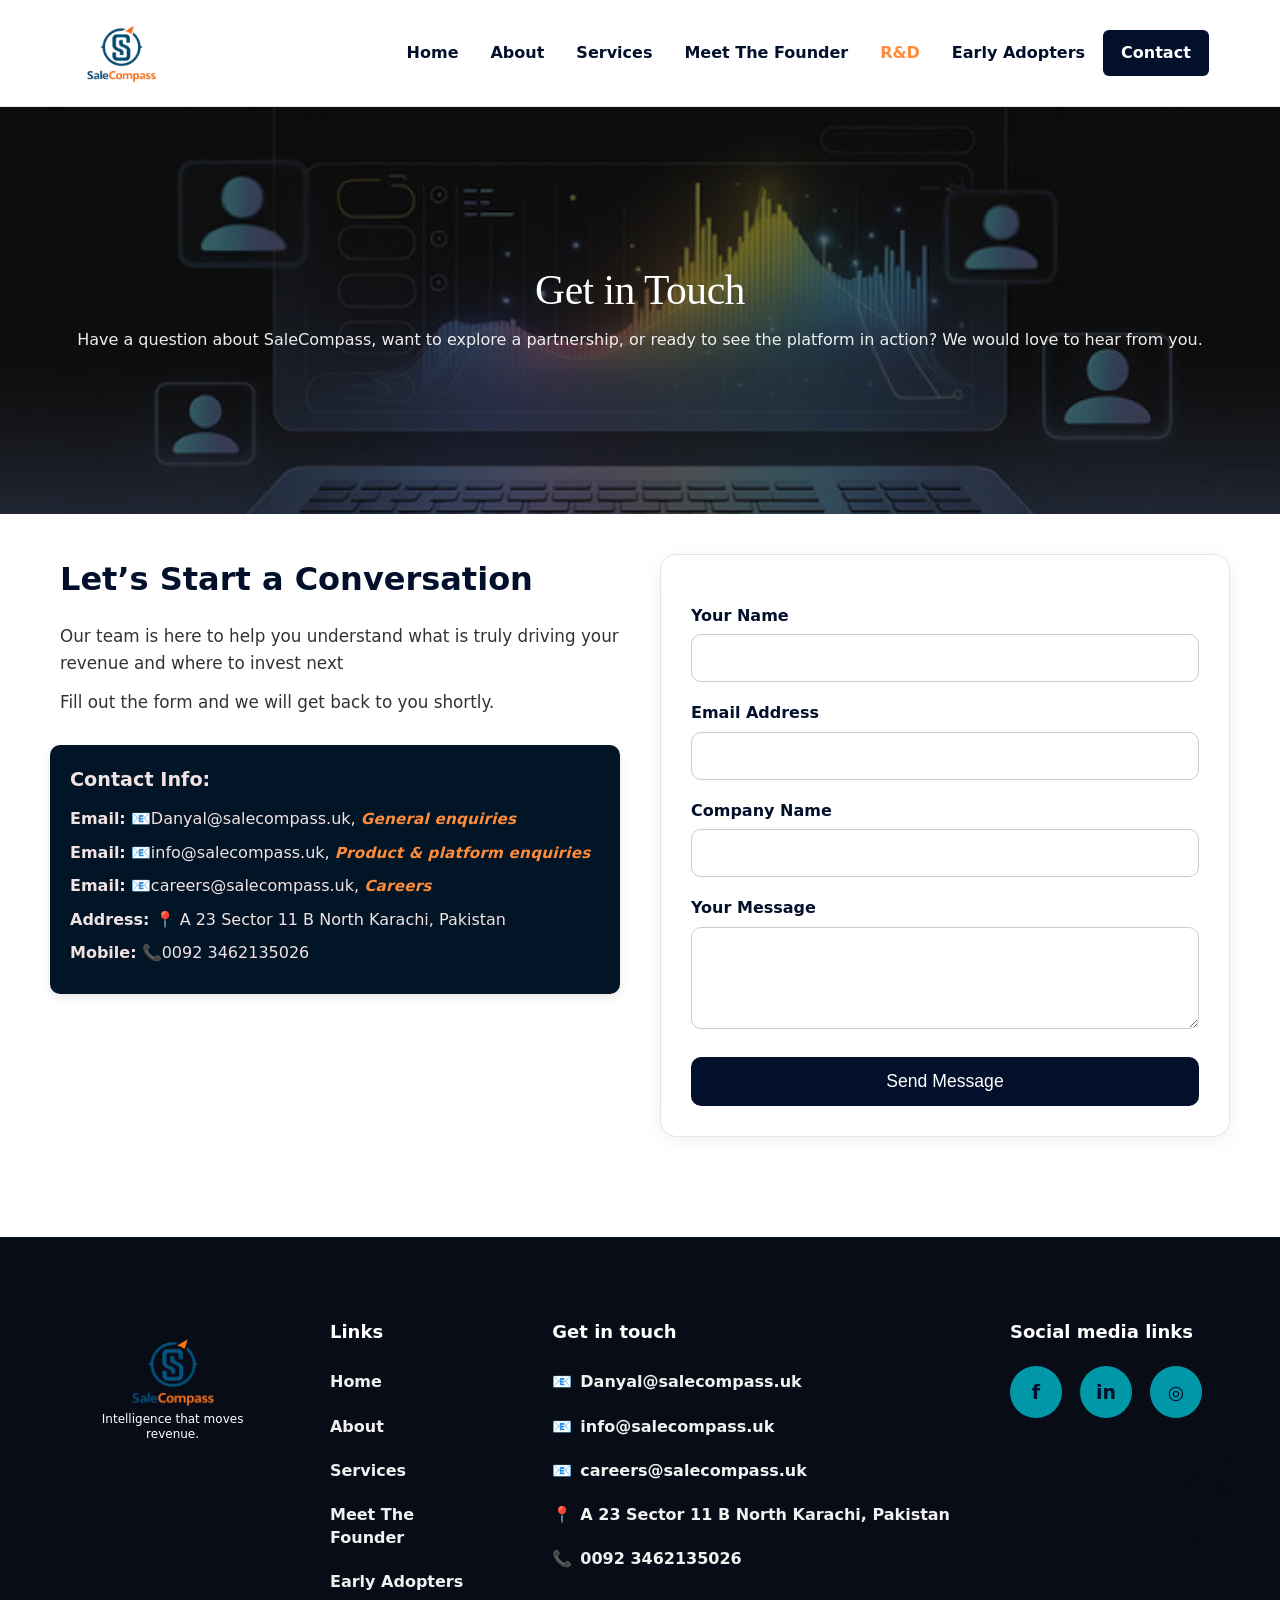
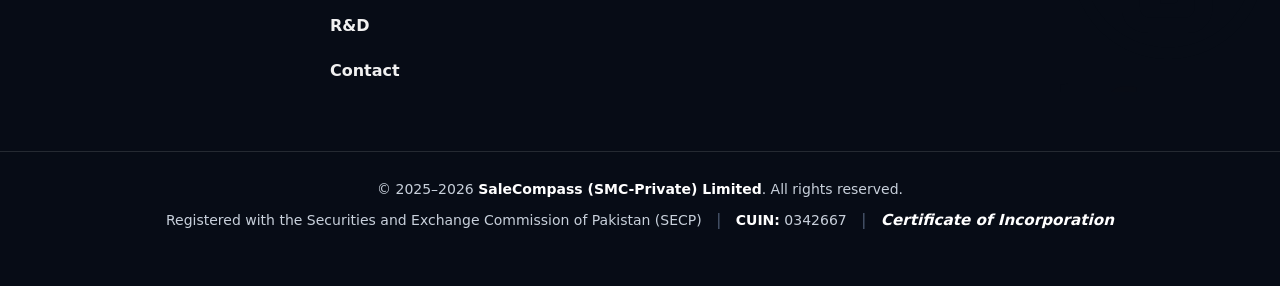
<file: contact.html>
<!doctype html>
<html lang="en">
<head>
  <meta charset="utf-8" />
  <meta name="viewport" content="width=device-width, initial-scale=1" />
  <title>Contact | SaleCompass</title>
  <link rel="icon" type="image/png" href="assets/img/logo.png">
  <link rel="stylesheet" href="assets/styles.css" />

  <style>
    /* ---------------- GLOBAL RESET ---------------- */
    *, *::before, *::after {
      box-sizing: border-box;
      margin: 0;
      padding: 0;
    }
    body {
      overflow-x: hidden;
      background: #ffffff;
      font-family: system-ui, sans-serif;
      color: #03102b;
    }
    img { max-width: 100%; display: block; }

    .container {
      width: 92%;
      max-width: 1180px;
      margin: 0 auto;
    }

    /* ---------------- HEADER (MATCHED EXACTLY) ---------------- */
    .site-header {
      padding: 10px 0 !important;
      background: white;
      box-shadow: 0 2px 6px rgba(0,0,0,0.05);
      position: sticky;
      top: 0;
      z-index: 999;
    }

    .nav {
      display: flex;
      justify-content: space-between;
      align-items: center;
      height: 50px !important;
    }
    .logo img {
      height: 85px !important;
      width: auto;
      object-fit: contain;
      display: block;
      padding-top: 10%;
    }
    .menu-toggle {
      font-size: 30px;
      background: none;
      border: none;
      cursor: pointer;
    }

    nav.menu a {
      padding: 8px 14px;
      border-radius: 6px;
      transition: .25s ease;
      color: black;
      text-decoration: none;
    }
    nav.menu a:hover {
      background: #ff8c3a;
      color: white !important;
    }
    nav.menu a.active {
      font-weight: 700;
      color: #ff8c3a !important;
    }
    nav.menu a.btn.primary {
      background: #03102b;
      color: white !important;
      padding: 10px 18px;
      border-radius: 6px;
    }
    nav.menu a.btn.primary:hover {
      background: #ff8c3a !important;
    }

    /* ---------------- HERO ---------------- */
    .contact-hero {
      position: relative;
      background: url("assets/img/Contact Us.png") center/cover no-repeat;
      padding: 160px 0;
      text-align: center;
      color: #ffffff;
    }
    .contact-hero::before {
      content: "";
      position: absolute;
      inset: 0;
      background: rgba(0,0,0,0.55);
    }
    .contact-hero .container {
      position: relative;
      z-index: 2;
      max-width: 750px;
    }
    .contact-hero h2 {
      font-size: 2.6rem;
      font-weight: 800;
      margin-bottom: 12px;
    }
    .contact-hero p {
      font-size: 1.15rem;
      color: #eeeeee;
      line-height: 1.6;
    }

    @media(max-width: 768px){
      .contact-hero { padding: 120px 0; }
      .contact-hero h2 { font-size: 2.2rem; }
    }
    /* Contact page mobile footer description fix */
@media (max-width: 768px) {
  .site-footer .footer-description {
    transform: translateX(40px) !important;
    text-align: center !important;
  }
}

    /* ---------------- CONTACT SECTION ---------------- */
    .contact-wrapper {
      display: flex;
      gap: 40px;
      padding: 40px 0;
      justify-content: space-between;
      margin: 0 auto;
      max-width: 1180px;
    }

    /* Left Column */
    .contact-left {
      flex: 1;
    }

    .contact-left h3 {
      font-size: 32px;
      font-weight: 800;
      margin-bottom: 18px;
      color: #03102b;
      padding-left:10px;
    }

    .contact-left p {
      font-size: 1.05rem;
      margin-bottom: 12px;
      color: #333;
      line-height: 1.6;
      padding-left:10px;
    }

    .contact-info {
      margin-top: 30px;
      padding: 20px;
      background: #011527;
      border-radius: 10px;
      box-shadow: 0 4px 10px rgba(0,0,0,0.1);
    }

    .contact-info h4 {
      font-size: 1.2rem;
      font-weight: 700;
      margin-bottom: 10px;
      color: #f3e2e2;
    }

    .contact-info ul {
      list-style-type: none;
      padding-left: 0;
    }

    .contact-info ul li {
      font-size: 1rem;
      margin-bottom: 8px;
      color: #f3e2e2;
    }

    /* Right Column wrapper (Form + Booking Calendar) */
    .contact-right {
      flex: 1;
      display: flex;
      flex-direction: column;
      gap: 24px;
      min-width: 0;
    }

    /* Contact Form card */
    .contact-form {
      background: white;
      padding: 30px;
      border-radius: 16px;
      box-shadow: 0 4px 20px rgba(0,0,0,0.06);
      border: 1px solid #e5e5e5;
    }

    .contact-form label {
      font-weight: 600;
      margin-top: 18px;
      margin-bottom: 6px;
      display: block;
    }

    .contact-form input,
    .contact-form textarea {
      width: 100%;
      padding: 14px;
      border-radius: 10px;
      border: 1px solid #ccc;
      font-size: 1rem;
    }

    .contact-form button {
      margin-top: 20px;
      width: 100%;
      background: #03102b;
      color: white;
      padding: 14px;
      font-size: 1.1rem;
      border-radius: 10px;
      border: none;
      cursor: pointer;
      transition: .3s ease;
    }
    .contact-form button:hover {
      background: #ff8c3a;
    }

    /* ---------------- BOOKING CALENDAR (date + time) ---------------- */
    .booking-card{
      background:#fff;
      padding:30px;
      border-radius:16px;
      box-shadow:0 4px 20px rgba(0,0,0,0.06);
      border:1px solid #e5e5e5;
      min-width: 0;
    }
    .booking-card h3{
      font-size:24px;
      font-weight:800;
      margin-bottom:8px;
      color:#03102b;
    }
    .booking-card p{
      margin-bottom:14px;
      color:#333;
      line-height:1.6;
    }
    .booking-form label{
      font-weight:600;
      margin-top:14px;
      margin-bottom:6px;
      display:block;
    }
    .booking-form input,
    .booking-form textarea{
      width:100%;
      padding:14px;
      border-radius:10px;
      border:1px solid #ccc;
      font-size:1rem;
    }
    .booking-grid{
      display:grid;
      grid-template-columns:1fr 1fr;
      gap:14px;
    }
    .booking-form button{
      margin-top:18px;
      width:100%;
      background:#03102b;
      color:#fff;
      padding:14px;
      font-size:1.1rem;
      border-radius:10px;
      border:none;
      cursor:pointer;
      transition:.3s ease;
    }
    .booking-form button:hover{
      background:#ff8c3a;
    }
    .booking-note{
      display:block;
      margin-top:10px;
      color:#666;
      font-size:12px;
      line-height:1.4;
    }

    /* ---------------- MOBILE VIEW ---------------- */
    @media (max-width: 768px) {
      .contact-wrapper {
        flex-direction: column;
        gap: 30px;
      }

      .contact-left, .contact-right {
        max-width: 100%;
      }

      .contact-form,
      .booking-card {
        padding: 18px;
      }

      .booking-grid{
        grid-template-columns:1fr;
      }

      .contact-info {
        padding: 20px;
        margin-top: 30px;
      }
    }

    footer {
      position: relative;
      background: #001437;
      color: white;
      padding-top: 40px;
      padding-bottom: 50px;
    }
    .footer-grid {
      display: grid;
      grid-template-columns: repeat(auto-fit,minmax(200px,1fr));
      gap: 30px;
    }
    .logo-img {
      height: 150px !important;
      width: auto;
      object-fit: contain;
      display: block;
      margin-bottom: 6px;
    }
    .footer-description {
      font-size:12px;
      color:#ffffff;
      margin-top:-40px !important;
      line-height:1.3;
      margin-left:-23px;
      max-width:280px;
    }
    .footer-links { list-style: none; }
    .footer-links a { color: #ff8c3a; }

    .tiny {
      color: #ff8c3a !important;
      text-align: center;
      margin-top: 20px;
    }

    .footer-watermark {
      position: absolute;
      right: -20px;
      top: 50%;
      transform: translateY(-50%);
      height: 260px;
      opacity: 0.09;
      pointer-events: none;
      display: block !important;
    }

    @media (max-width: 768px) {
      .footer-grid {
        display: flex !important;
        flex-direction: column !important;
        text-align: center !important;
        gap: 32px !important;
      }
      .footer-grid .logo-img {
        margin: 0 auto !important;
      }
      .footer-description {
        margin: 10px auto !important;
        text-align: center !important;
        max-width: 90% !important;
      }
      .footer-grid div {
        width: 100% !important;
        text-align: center !important;
      }
      .footer-links {
        text-align: center !important;
      }
      .footer-links li a {
        font-size: 18px !important;
        padding: 6px 0 !important;
      }
      .footer-grid div:last-child ul li {
        font-size: 18px !important;
      }

      html, body {
        width: 100%;
        overflow-x: hidden !important;
      }
      .container {
        width: 100%;
        max-width: 100% !important;
        padding: 0 20px;
      }
      img {
        max-width: 100%;
        height: auto;
        object-fit: contain;
      }
      section {
        overflow: visible;
      }
    }
         .footer-links a {
    font-weight: bold !important
}
/* ===== GLOBAL NAVBAR STYLE SAME AS INDEX PAGE ===== */

.site-header {
  padding: 10px 0 !important;
  background: #ffffff !important;
  box-shadow: 0 2px 6px rgba(0,0,0,0.05) !important;
  position: sticky !important;
  top: 0 !important;
  z-index: 999 !important;
}

.site-header .container {
  max-width: 1180px !important;
  margin: 0 auto !important;
  padding: 0 20px !important;
}

.site-header .nav,
.nav {
  display: flex !important;
  justify-content: space-between !important;
  align-items: center !important;
  height: 50px !important;
  overflow: visible !important;
}

.logo img {
  height: 85px !important;
  width: auto !important;
  object-fit: contain !important;
  display: block !important;
  padding-top: 10% !important;
}

nav.menu {
  display: flex !important;
  align-items: center !important;
  gap: 4px !important;
}

nav.menu a {
  color: #03102b !important;
  text-decoration: none !important;
  padding: 8px 14px !important;
  border-radius: 6px !important;
  font-size: 16px !important;
  font-weight: 600 !important;
  transition: 0.25s ease !important;
}

nav.menu a:hover {
  background: #ff8c3a !important;
  color: #ffffff !important;
}

nav.menu a.active {
  color: #ff8c3a !important;
  font-weight: 700 !important;
  background: transparent !important;
}

nav.menu a.active:hover {
  background: #ff8c3a !important;
  color: #ffffff !important;
}

nav.menu a.btn,
nav.menu a.btn.primary {
  background: #03102b !important;
  color: #ffffff !important;
  padding: 10px 18px !important;
  border-radius: 6px !important;
  font-weight: 700 !important;
}

nav.menu a.btn:hover,
nav.menu a.btn.primary:hover {
  background: #ff8c3a !important;
  color: #ffffff !important;
}

.menu-toggle {
  display: none !important;
  background: none !important;
  border: none !important;
  font-size: 24px !important;
  cursor: pointer !important;
  color: #03102b !important;
}

/* Mobile */
@media (max-width: 768px) {
  .menu-toggle {
    display: block !important;
  }

  nav.menu {
    display: none !important;
    flex-direction: column !important;
    align-items: center !important;
    gap: 8px !important;
    position: absolute !important;
    top: 70px !important;
    left: 0 !important;
    right: 0 !important;
    background: #ffffff !important;
    padding: 18px !important;
    box-shadow: 0 10px 30px rgba(0,0,0,0.12) !important;
    z-index: 998 !important;
  }

  nav.menu.open {
    display: flex !important;
  }

  nav.menu a {
    width: 100% !important;
    text-align: center !important;
  }
}
.site-footer .footer-links li a {
  display: inline-flex !important;
  align-items: center !important;
  gap: 8px !important;
}

.footer-contact-icon {
  display: inline-flex !important;
  align-items: center !important;
  justify-content: center !important;
  width: 18px !important;
  min-width: 18px !important;
}


/* If still too low, reduce further */
.footer-grid > div:first-child {
    gap: 0 !important;
}


/* ===== CONTACT PAGE FOOTER FIX ===== */

.site-footer .footer-grid > div:first-child {
  display: flex !important;
  flex-direction: column !important;
  align-items: center !important;
  text-align: center !important;
  gap: 6px !important;
}

.site-footer .logo-img {
  height: 120px !important;
  width: auto !important;
  object-fit: contain !important;
  display: block !important;
  margin-bottom: 6px !important;
}

.site-footer .footer-description {
  margin: 0 auto !important;
  padding-top: 0 !important;
  text-align: center !important;
  max-width: 260px !important;
  font-size: 12px !important;
  line-height: 1.3 !important;
  margin-top: -38px !important;
}

.footer-contact-list li {
  display: flex !important;
  align-items: center !important;
}

.footer-contact-list li a {
  display: inline-flex !important;
  align-items: center !important;
  gap: 8px !important;
  white-space: nowrap !important;
}

.footer-contact-icon {
  width: 20px !important;
  min-width: 20px !important;
  display: inline-flex !important;
  align-items: center !important;
  justify-content: center !important;
  line-height: 1 !important;
}
.email-purpose {
  font-weight: 800 !important;
  font-style: italic !important;
  color: #ff8c3a !important;
  letter-spacing: 0.2px !important;
}

.logo img {
  height: 130px !important;
  width: 300px !important;
  margin-bottom:20px !important;
}
nav.menu {
  display: flex !important;
  align-items: center !important;
  gap: 4px !important;
}

nav.menu a {
  color: #03102b !important;
  text-decoration: none !important;
  padding: 8px 14px !important;
  border-radius: 6px !important;
  font-size: 16px !important;
  font-weight: 600 !important;
  transition: 0.25s ease !important;
}

nav.menu a:hover {
  background: #ff8c3a !important;
  color: #ffffff !important;
}

nav.menu a.active {
  color: #ff8c3a !important;
  font-weight: 700 !important;
  background: transparent !important;
}

nav.menu a.active:hover {
  background: #ff8c3a !important;
  color: #ffffff !important;
}

nav.menu a.btn,
nav.menu a.btn.primary {
  background: #03102b !important;
  color: #ffffff !important;
  padding: 10px 18px !important;
  border-radius: 6px !important;
  font-weight: 700 !important;
}

nav.menu a.btn:hover,
nav.menu a.btn.primary:hover {
  background: #ff8c3a !important;
  color: #ffffff !important;
}
@media (max-width: 900px) {
  .site-header {
    padding: 10px 0 !important;
  }

  .site-header .nav {
    height: 76px !important;
    display: flex !important;
    justify-content: space-between !important;
    align-items: center !important;
    margin-left: 0 !important;
  }
  .logo img {
  height: 130px !important;
  width: 300px !important;
  margin-bottom:20px !important;
}

  .site-header .logo,
  .site-header .header-brand {
    margin-left: 12px !important;
    margin-right: auto !important;
    align-items: flex-start !important;
    text-align: left !important;
  }

  .site-header .logo img,
  .site-header .header-brand img {
    max-height: 58px !important;
    width: auto !important;
    margin: 0 !important;
    padding: 0 !important;
  }

  .header-tagline {
    font-size: 8px !important;
    margin-top: -4px !important;
    text-align: left !important;
  }

  .menu-toggle {
    display: block !important;
    visibility: visible !important;
    opacity: 1 !important;
    position: relative !important;
    z-index: 100000 !important;
    margin-left: auto !important;
    margin-right: 18px !important;
    background: transparent !important;
    color: #03102b !important;
    font-size: 30px !important;
    cursor: pointer !important;
  }

  .site-header nav.menu {
    display: none !important;
  }

  .site-header nav.menu.open {
    display: flex !important;
    flex-direction: column !important;
    position: absolute !important;
    top: 96px !important;
    left: 0 !important;
    right: 0 !important;
    background: #ffffff !important;
    padding: 22px 18px !important;
    gap: 18px !important;
    z-index: 99999 !important;
    box-shadow: 0 12px 28px rgba(0,0,0,0.12) !important;
  }
  .logo img {
  height: 150px !important;
  width: 600px !important;
  margin-bottom:20px !important;
}
}
@media (max-width: 900px) {
  .site-header .logo img,
  .site-header .header-brand img {
    max-height: none !important;
    height: 85px !important;
    width: auto !important;
    margin: 0 !important;
    padding: 0 !important;
    object-fit: contain !important;
  }

  .site-header .logo,
  .site-header .header-brand {
    margin-left: 18px !important;
  }

  .site-header .nav {
    height: 65px !important;
  }

  .menu-toggle {
    margin-right: 24px !important;
  }
}
.contact-wrapper {
  display: flex !important;
  gap: 40px !important;
  padding: 40px 0 !important;
  justify-content: space-between !important;
  margin: 0 auto !important;
  max-width: 1180px !important;
}

.contact-left {
  flex: 1 !important;
}

.contact-right {
  flex: 1 !important;
  display: flex !important;
  flex-direction: column !important;
  gap: 24px !important;
}

.contact-left h3 {
  font-size: 32px !important;
  font-weight: 800 !important;
  margin-bottom: 18px !important;
  color: #03102b !important;
  padding-left: 10px !important;
}

.contact-left p {
  font-size: 1.05rem !important;
  margin-bottom: 12px !important;
  color: #333 !important;
  line-height: 1.6 !important;
  padding-left: 10px !important;
}

.contact-info {
  margin-top: 30px !important;
  padding: 20px !important;
  background: #011527 !important;
  border-radius: 10px !important;
  box-shadow: 0 4px 10px rgba(0,0,0,0.1) !important;
}

.contact-form,
.booking-card {
  background: white !important;
  padding: 30px !important;
  border-radius: 16px !important;
  box-shadow: 0 4px 20px rgba(0,0,0,0.06) !important;
  border: 1px solid #e5e5e5 !important;
}

.booking-card h3,
.booking-card p {
  display: block !important;
}

.booking-form label {
  font-weight: 600 !important;
  margin-top: 14px !important;
  margin-bottom: 6px !important;
  display: block !important;
}

.booking-grid {
  display: grid !important;
  grid-template-columns: 1fr 1fr !important;
  gap: 14px !important;
}

.contact-form input,
.contact-form textarea,
.booking-form input,
.booking-form textarea {
  width: 100% !important;
  padding: 14px !important;
  border-radius: 10px !important;
  border: 1px solid #ccc !important;
  font-size: 1rem !important;
}

.contact-form button,
.booking-form button {
  margin-top: 20px !important;
  width: 100% !important;
  background: #03102b !important;
  color: white !important;
  padding: 14px !important;
  font-size: 1.1rem !important;
  border-radius: 10px !important;
  border: none !important;
  cursor: pointer !important;
}

.contact-form button:hover,
.booking-form button:hover {
  background: #ff8c3a !important;
}

@media (max-width: 768px) {
  .contact-wrapper {
    flex-direction: column !important;
  }

  .booking-grid {
    grid-template-columns: 1fr !important;
  }
}
.logo-img {
  height: 150px !important;
  width: auto !important;
  object-fit: contain !important;
  display: block !important;
  margin-bottom: 6px !important;
}

.footer-description {
  color: #ffffff !important;
  font-size: 12px !important;
  line-height: 1.3 !important;
  margin: 0 auto !important;
  max-width: 260px !important;
  text-align: center !important;
  padding: 0 !important;
  margin-top:-45px !important;
  

}
  </style>
</head>

<body>

<header class="site-header">
  <div class="container nav">
    <a class="logo" href="index.html"><img src="assets/img/logo.png" alt="SaleCompass Logo"></a>
    <button class="menu-toggle" aria-expanded="false">☰</button>
    <nav class="menu">
      <a href="index.html">Home</a>
      <a href="about.html">About</a>
      <a href="services.html">Services</a>
      <a href="MeetFounder.html">Meet The Founder</a>
      
      <a class="active" href="research.html">R&amp;D</a>
      <a href="early-adopters.html">Early Adopters</a>
      
      <a class="btn primary" href="contact.html">Contact</a>
    </nav>
  </div>
</header>

<section class="contact-hero">
  <div class="container">
    <h2>Get in Touch</h2>
    <p>Have a question about SaleCompass, want to explore a partnership, or ready to see the platform in action? We would love to hear from you.</p>
  </div>
</section>

<section class="contact-wrapper">
  <div class="contact-left">
    <h3>Let’s Start a Conversation</h3>
    <p> Our team is here to help you understand what is truly driving your revenue and where to invest next</p>
    <p>Fill out the form and we will get back to you shortly.</p>

    <div class="contact-info">
      <h4>Contact Info:</h4>
      <ul>
       <li><strong>Email:</strong> 📧Danyal@salecompass.uk, <span class="email-purpose">General enquiries</span></li>
<li><strong>Email:</strong> 📧info@salecompass.uk, <span class="email-purpose">Product &amp; platform enquiries</span></li>
<li><strong>Email:</strong> 📧careers@salecompass.uk, <span class="email-purpose">Careers</span></li>
          <li><strong>Address:</strong> 📍 A 23 Sector 11 B North Karachi, Pakistan</li>
        <li><strong>Mobile:</strong> 📞0092 3462135026</li>
      </ul>
    </div>
  </div>

  <div class="contact-right">
    <div class="contact-form">
      <form action="https://formspree.io/f/mvznpobv" method="POST">
        <label>Your Name</label>
        <input type="text" name="name" required>

        <label>Email Address</label>
        <input type="email" name="email" required>

        <label>Company Name</label>
        <input type="text" name="company_name" required>

        <label>Your Message</label>
        <textarea name="message" rows="4" required></textarea>

        <button type="submit">Send Message</button>
      </form>
    </div>

  </div>

      
    </div>
  </div>
</section>

<footer class="site-footer fade-up">
  <div class="container footer-grid footer-four-col">

    <div>
      <img src="assets/img/logo.png" class="logo-img" alt="SaleCompass Logo">
      <p class="footer-description">Intelligence that moves revenue.</p>
    </div>

    <div>
      <h4>Links</h4>
      <ul class="footer-links">
        <li><a href="index.html">Home</a></li>
        <li><a href="about.html">About</a></li>
        <li><a href="services.html">Services</a></li>
        <li><a href="MeetFounder.html">Meet The Founder</a></li>
        <li><a href="early-adopters.html">Early Adopters</a></li>
        <li><a href="research.html">R&amp;D</a></li>
        <li><a href="contact.html">Contact</a></li>
      </ul>
    </div>

   <div>
  <h4>Get in touch</h4>
  <ul class="footer-links footer-contact-list">

    <li>
      <a href="mailto:Danyal@salecompass.uk">
        <span class="footer-contact-icon">📧</span>
        <span>Danyal@salecompass.uk</span>
      </a>
    </li>

    <li>
      <a href="mailto:info@salecompass.uk">
        <span class="footer-contact-icon">📧</span>
        <span>info@salecompass.uk</span>
      </a>
    </li>

    <li>
      <a href="mailto:careers@salecompass.uk">
        <span class="footer-contact-icon">📧</span>
        <span>careers@salecompass.uk</span>
      </a>
    </li>
    <li>
      <a href="https://goo.gl/maps/your-google-maps-link" target="_blank" rel="noopener">
        <span class="footer-contact-icon">📍</span>
        <span>A 23 Sector 11 B North Karachi, Pakistan</span>
      </a>
    </li>
    <li>
      <a href="tel:+923462135026">
        <span class="footer-contact-icon">📞</span>
        <span>0092 3462135026</span>
      </a>
    </li>

  </ul>
</div>

    <div class="footer-social-col">
      <h4>Social media links</h4>

      <div class="footer-social-icons">
        <a href="https://www.facebook.com/people/SaleCompass/61585621962023/" target="_blank" rel="noopener" aria-label="Facebook">f</a>
        <a href="https://www.linkedin.com/company/salecompass/" target="_blank" rel="noopener" aria-label="LinkedIn">in</a>
        <a href="https://www.instagram.com/salecompassuk?igsh=OHVqbHhtbWtpOW5z" target="_blank" rel="noopener" aria-label="Instagram">◎</a>
      </div>
    </div>

  </div>

  <img src="assets/img/salecompass logo.png" class="footer-watermark" alt="" loading="eager" fetchpriority="high" decoding="async">

<div class="footer-bottom">
  <p>
    © 2025–2026 <strong>SaleCompass (SMC-Private) Limited</strong>. All rights reserved.
  </p>

 <p>
  Registered with the Securities and Exchange Commission of Pakistan (SECP)
  <span class="divider">|</span>

  <strong>CUIN:</strong> 0342667

  <span class="divider">|</span>

  <a href="assets/img/documents/Certificate-of-Incorporation.pdf"
     target="_blank"
     rel="noopener noreferrer"
     class="footer-certificate-link">
    <strong><em>Certificate of Incorporation</em></strong>
  </a>
</p>
</div>
</footer>

<script>
document.addEventListener("DOMContentLoaded", () => {
  const btn = document.querySelector(".menu-toggle");
  const menu = document.querySelector(".menu");
  const y = document.getElementById("year");

  if (y) y.textContent = new Date().getFullYear();

  btn.addEventListener("click", () => {
    menu.classList.toggle("open");
  });
});
</script>

</body>
</html>
</file>
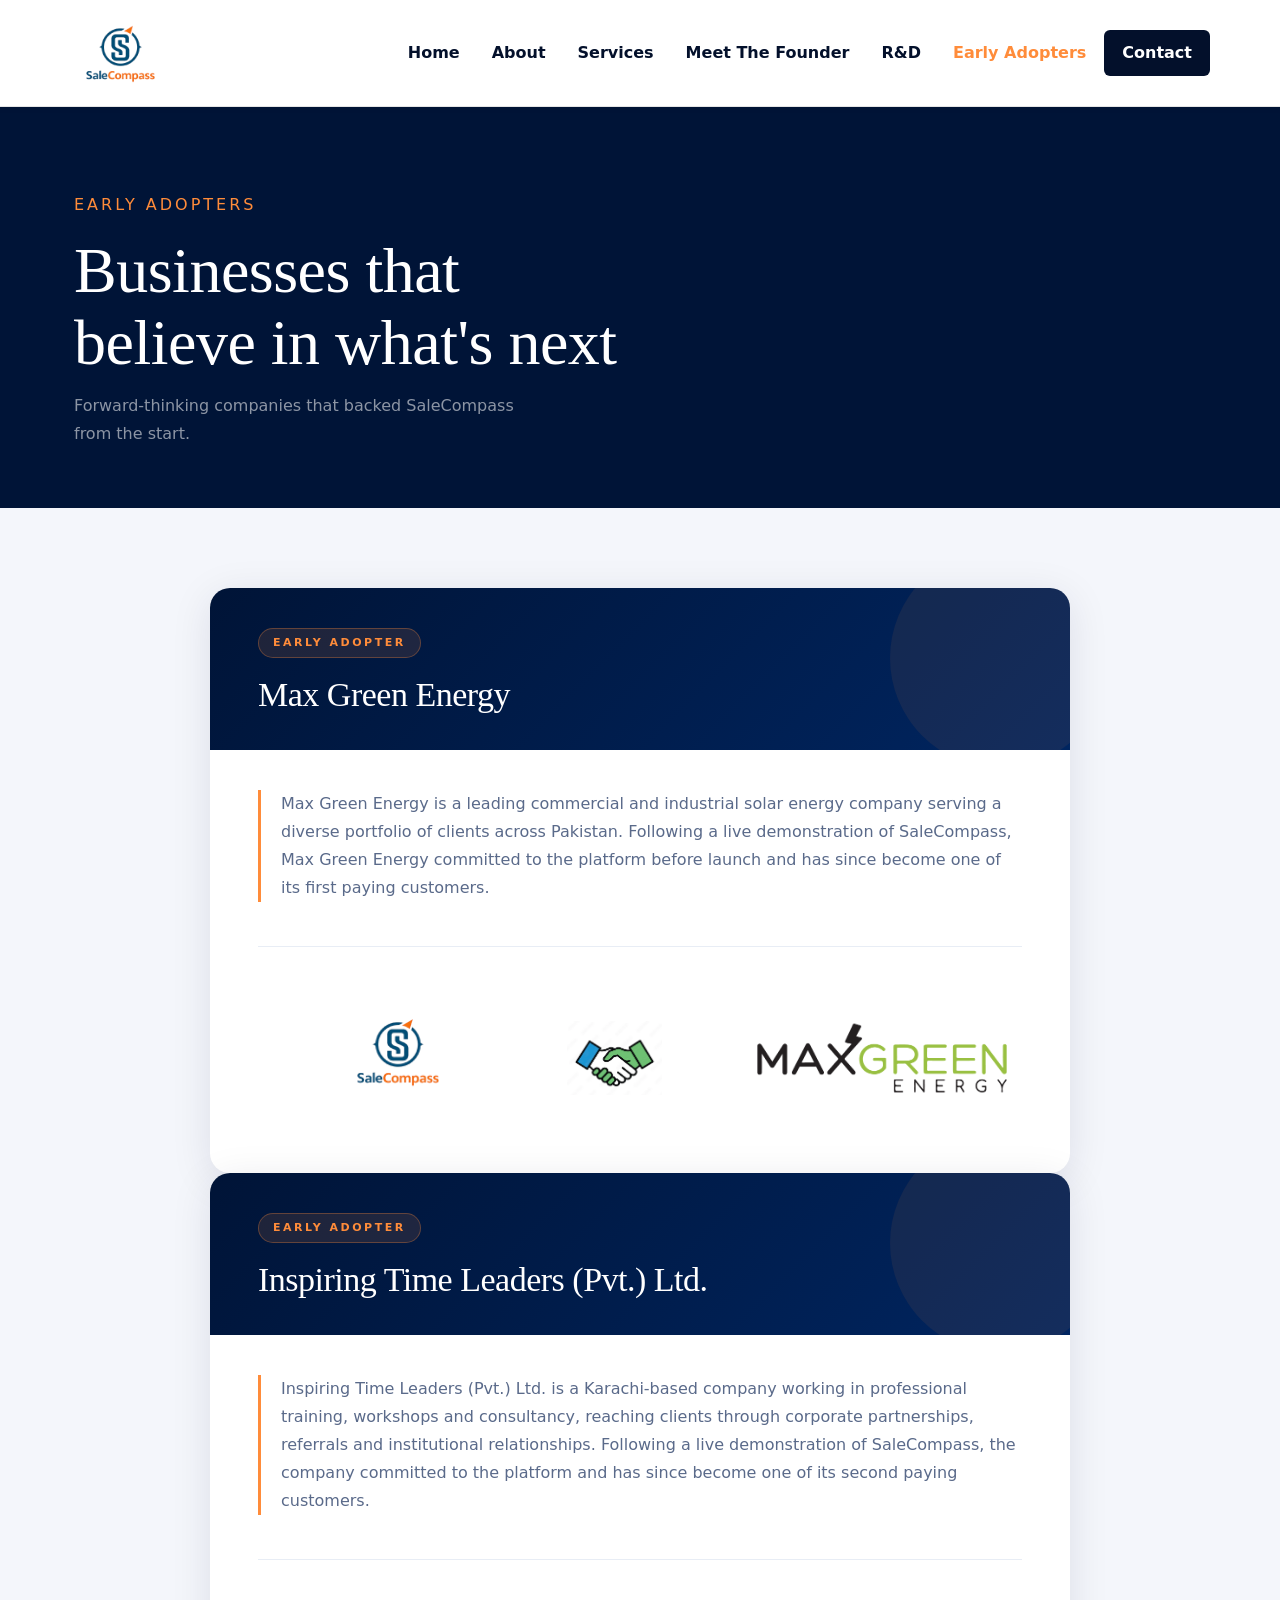
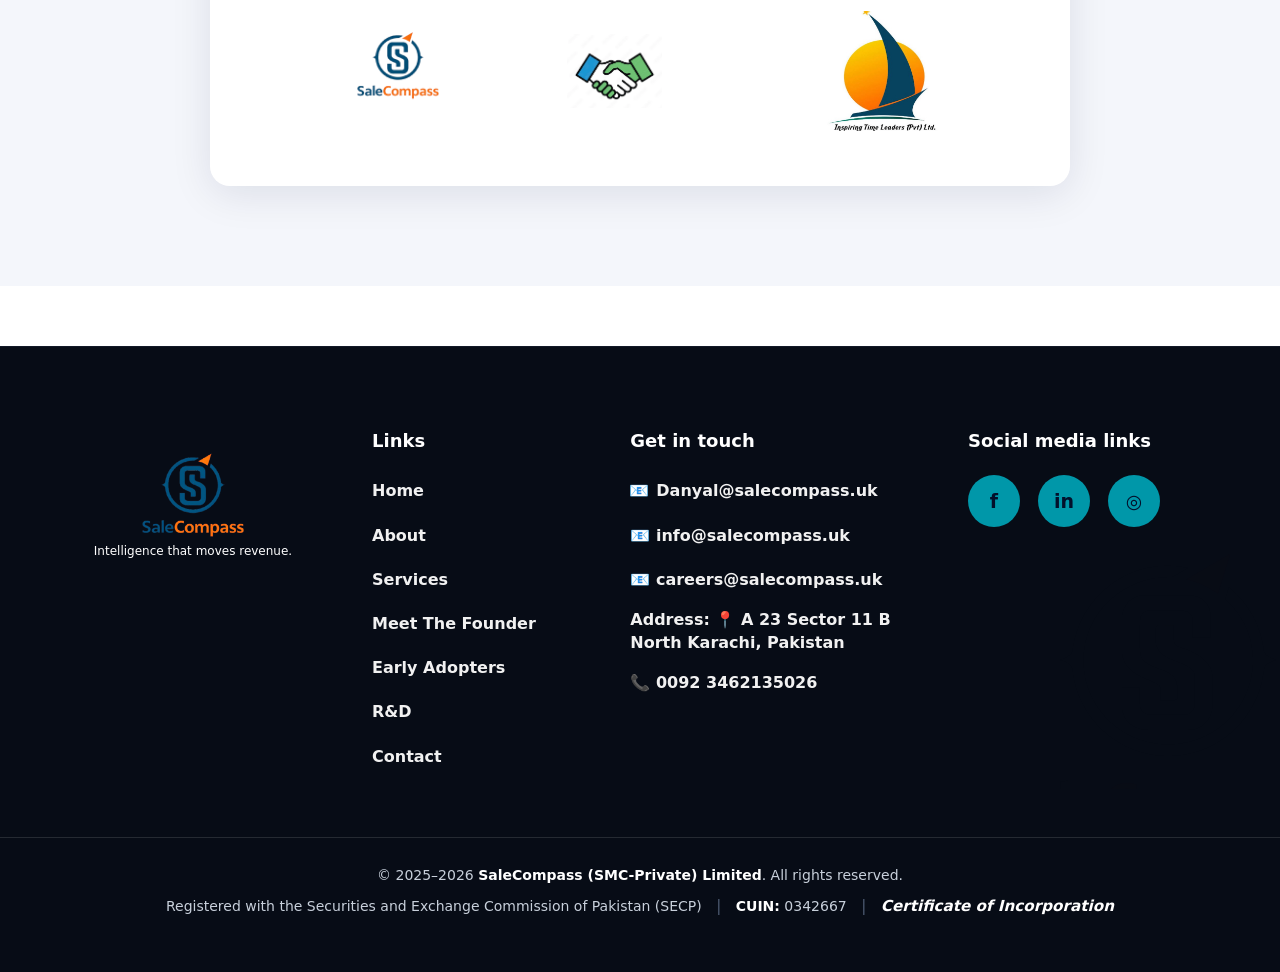
<file: early-adopters.html>
<!doctype html>
<html lang="en">
<head>
  <meta charset="utf-8" />
  <meta name="viewport" content="width=device-width, initial-scale=1" />
  <title>Early Adopters | SaleCompass</title>
  <link rel="icon" type="image/png" href="assets/img/logo.png">
  <link rel="stylesheet" href="assets/styles.css" />
  <link href="https://fonts.googleapis.com/css2?family=Playfair+Display:wght@700;900&family=DM+Sans:wght@300;400;500&display=swap" rel="stylesheet">

  <style>
    :root {
      --navy: #001437;
      --navy-mid: #002560;
      --white: #ffffff;
      --off-white: #f4f6fb;
      --accent: #ff8c3a;
      --text: #1a2540;
      --muted: #5a6a8a;
    }

    *, *::before, *::after { box-sizing: border-box; margin: 0; padding: 0; }

    body {
      overflow-x: hidden;
      background: var(--white);
      font-family: 'DM Sans', sans-serif;
      color: var(--text);
    }

    img { max-width: 100%; display: block; }
    .container { max-width: 1180px; margin: auto; padding: 0 24px; }

    /* ===== HEADER ===== */
    .site-header {
      padding: 10px 0;
      background: white;
      box-shadow: 0 2px 6px rgba(0,0,0,0.05);
      position: sticky;
      top: 0;
      z-index: 100;
    }
    .nav {
      display: flex;
      justify-content: space-between;
      align-items: center;
      height: 60px;
    }
    .logo img { height: 85px; width: auto; object-fit: contain; }
    nav.menu a {
      padding: 8px 14px;
      border-radius: 6px;
      transition: .25s ease;
      color: black;
      text-decoration: none;
      font-family: 'DM Sans', sans-serif;
      font-size: 15px;
    }
    nav.menu a:hover { background: #ff8c3a; color: white !important; }
    nav.menu a.active { color: #ff8c3a !important; font-weight: 700; }
    nav.menu a.btn.primary {
      background: #03102b;
      color: white !important;
      padding: 10px 18px;
      border-radius: 6px;
    }
    nav.menu a.btn.primary:hover { background: #ff8c3a !important; }

    /* ===== HERO STRIP ===== */
    .page-hero {
      background: var(--navy);
      padding: 70px 0 60px;
      position: relative;
      overflow: hidden;
    }
    .page-hero::before {
      content: '';
      position: absolute;
      inset: 0;
      background: radial-gradient(ellipse at 80% 50%, rgba(255,140,58,0.12) 0%, transparent 65%);
    }
    .page-hero .label {
      font-size: 11px;
      font-weight: 500;
      letter-spacing: 3px;
      text-transform: uppercase;
      color: var(--accent);
      margin-bottom: 16px;
      animation: fadeUp .6s ease both;
    }
    .page-hero h1 {
      font-family: 'Playfair Display', serif;
      font-size: clamp(38px, 6vw, 64px);
      font-weight: 900;
      color: var(--white);
      line-height: 1.1;
      animation: fadeUp .7s .1s ease both;
    }
    .page-hero p {
      margin-top: 14px;
      color: rgba(255,255,255,0.55);
      font-size: 16px;
      max-width: 480px;
      animation: fadeUp .7s .2s ease both;
    }

    /* ===== MAIN SECTION ===== */
    .adopters-section {
      padding: 80px 0 100px;
      background: var(--off-white);
    }

    /* ===== ADOPTER CARD ===== */
    .adopter-card {
      background: var(--white);
      border-radius: 20px;
      overflow: hidden;
      box-shadow: 0 8px 40px rgba(0,20,55,0.10);
      max-width: 860px;
      margin: 0 auto;
      animation: fadeUp .8s .15s ease both;
    }
    .adopter-card-top {
      background: linear-gradient(135deg, var(--navy) 0%, var(--navy-mid) 100%);
      padding: 40px 48px 36px;
      position: relative;
      overflow: hidden;
    }
    .adopter-card-top::after {
      content: '';
      position: absolute;
      right: -40px;
      top: -40px;
      width: 220px;
      height: 220px;
      border-radius: 50%;
      background: rgba(255,140,58,0.08);
    }
    .adopter-number {
      display: inline-block;
      font-size: 11px;
      font-weight: 700;
      letter-spacing: 2.5px;
      text-transform: uppercase;
      color: var(--accent);
      background: rgba(255,140,58,0.12);
      border: 1px solid rgba(255,140,58,0.3);
      padding: 5px 14px;
      border-radius: 20px;
      margin-bottom: 18px;
    }
    .adopter-card-top h2 {
      font-family: 'Playfair Display', serif;
      font-size: 34px;
      font-weight: 700;
      color: var(--white);
      position: relative;
      z-index: 1;
    }
    .adopter-title-row {
      display: flex;
      align-items: center;
      gap: 16px;
      flex-wrap: wrap;
      position: relative;
      z-index: 1;
    }
    .adopter-title-row h2 {
      max-width: calc(100% - 280px);
      flex: 1 1 auto;
    }
    .adopter-inline-logo {
      height: 180px;
      width: auto;
      max-width: 260px;
      object-fit: contain;
      display: block;
      margin-left: 16px;
      flex-shrink: 0;
    }
    .adopter-card-body { padding: 40px 48px; }
    .adopter-card-body p {
      font-size: 17px;
      line-height: 1.8;
      color: var(--muted);
      border-left: 3px solid var(--accent);
      padding-left: 20px;
    }

    /* ===== COLLABORATION STRIP ===== */
    .collab-strip {
      margin-top: 44px;
      padding-top: 36px;
      border-top: 1px solid #e8edf5;
      display: flex;
      align-items: center;
      justify-content: center;
      gap: 32px;
      flex-wrap: wrap;
    }
    .collab-logo-box {
      display: flex;
      flex-direction: column;
      align-items: center;
      gap: 10px;
    }
    .collab-logo {
  max-width: 290px;
  max-height: 420px;
  object-fit: contain;
}
    .collab-logo-box .logo-placeholder {
      width: 160px;
      height: 80px;
      border-radius: 12px;
      background: var(--off-white);
      border: 2px dashed #c8d3e8;
      display: flex;
      align-items: center;
      justify-content: center;
      font-size: 13px;
      font-weight: 500;
      color: var(--muted);
      text-align: center;
      padding: 10px;
    }
    .collab-logo-box span {
      font-size: 12px;
      color: var(--muted);
      font-weight: 500;
      letter-spacing: .5px;
    }
    .collab-divider {
      display: flex;
      flex-direction: column;
      align-items: center;
      gap: 6px;
    }
    .collab-divider .handshake-icon {
      width: 52px;
      height: 52px;
      background: linear-gradient(135deg, var(--navy), var(--navy-mid));
      border-radius: 50%;
      display: flex;
      align-items: center;
      justify-content: center;
      font-size: 22px;
      box-shadow: 0 4px 16px rgba(0,20,55,0.18);
    }
    .collab-divider p {
      font-size: 11px;
      letter-spacing: 2px;
      text-transform: uppercase;
      color: var(--accent);
      font-weight: 600;
    }
    .more-coming {
      text-align: center;
      margin-top: 60px;
      color: var(--muted);
      font-size: 15px;
    }
    .more-coming strong { color: var(--navy); }

    /* ===== FOOTER (matching screenshot exactly) ===== */
    .site-footer {
      background: #0b1120;
      color: white;
      padding: 60px 0 30px;
      position: relative;
    }

    .footer-inner {
      display: grid;
      grid-template-columns: 1.4fr 1fr 1fr;
      gap: 60px;
      padding-bottom: 40px;
      border-bottom: 1px solid rgba(255,255,255,0.08);
    }

    /* Col 1: logo + tagline */
    .footer-brand .footer-logo {
      height: 90px;
      width: auto;
      object-fit: contain;
      margin-bottom: 16px;
    }
    .footer-brand p {
      font-size: 14px;
      color: rgba(255,255,255,0.55);
      margin-top: 4px;
    }

    /* Col 2: links */
    .footer-col h4 {
      font-size: 15px;
      font-weight: 600;
      color: white;
      margin-bottom: 20px;
      letter-spacing: .3px;
    }
    .footer-col ul { list-style: none; }
    .footer-col ul li { margin-bottom: 12px; }
    .footer-col ul li a {
      color: rgba(255,255,255,0.75);
      text-decoration: none;
      font-size: 15px;
      transition: color .2s;
    }
    .footer-col ul li a:hover { color: var(--accent); }

    /* Col 3: get in touch */
    .footer-contact h4 {
      font-size: 15px;
      font-weight: 600;
      color: white;
      margin-bottom: 20px;
    }
    .footer-contact ul { list-style: none; }
    .footer-contact ul li {
      margin-bottom: 12px;
      font-size: 15px;
      color: rgba(255,255,255,0.75);
    }
    .footer-contact ul li a {
      color: rgba(255,255,255,0.75);
      text-decoration: none;
      transition: color .2s;
    }
    .footer-contact ul li a:hover { color: var(--accent); }

    /* Bottom bar */
    .footer-bottom {
      text-align: center;
      padding-top: 28px;
      font-size: 15px;
      color: var(--accent);
    }

    /* ===== ANIMATIONS ===== */
    @keyframes fadeUp {
      from { opacity: 0; transform: translateY(24px); }
      to   { opacity: 1; transform: translateY(0); }
    }

    /* ===== MOBILE ===== */
    @media (max-width: 768px) {
      .adopter-card-top, .adopter-card-body { padding: 28px 24px; }
      .adopter-card-top h2 { font-size: 26px; }
      .collab-strip { gap: 20px; }
      .footer-inner {
        grid-template-columns: 1fr;
        gap: 36px;
        text-align: center;
      }
      .footer-brand .footer-logo { margin: 0 auto 16px; }
      .footer-col ul li a, .footer-contact ul li a { font-size: 18px; }
      .logo img { height: 60px !important; }
      .nav { height: 50px !important; }
    }
    /* Fix partnership logo sizes on desktop */
.collab-logo-box {
  width: 230px !important;
  height: 120px !important;
  display: flex !important;
  align-items: center !important;
  justify-content: center !important;
}

.collab-logo {
  width: 190px !important;
  height: 90px !important;
  max-width: 190px !important;
  max-height: 90px !important;
  object-fit: contain !important;
}

.collab-logo-box:first-child .collab-logo {
  width: 175px !important;
  max-width: 175px !important;
}

.collab-logo-box:last-child .collab-logo {
  width: 190px !important;
  max-width: 190px !important;
}

/* Tablet view */
@media (max-width: 900px) {
  .collab-strip {
    gap: 22px !important;
  }

  .collab-logo-box {
    width: 200px !important;
    height: 105px !important;
  }

  .collab-logo {
    width: 165px !important;
    height: 78px !important;
    max-width: 165px !important;
    max-height: 78px !important;
  }

  .collab-logo-box:first-child .collab-logo {
    width: 150px !important;
    max-width: 150px !important;
  }

  .collab-logo-box:last-child .collab-logo {
    width: 165px !important;
    max-width: 165px !important;
  }
}

/* Mobile view */
@media (max-width: 600px) {
  .collab-strip {
    flex-direction: column !important;
    gap: 18px !important;
  }

  .collab-logo-box {
    width: 180px !important;
    height: 90px !important;
  }

  .collab-logo {
    width: 200px !important;
    height: 200px !important;
    max-width: 150px !important;
    max-height: 70px !important;
  }

  .collab-logo-box:first-child .collab-logo {
    width: 135px !important;
    max-width: 135px !important;
  }

  .collab-logo-box:last-child .collab-logo {
    width: 150px !important;
    max-width: 150px !important;
  }

  .collab-divider .handshake-icon {
    width: 44px !important;
    height: 44px !important;
    font-size: 19px !important;
  }
}
/* Make SaleCompass and Max Green logos large and equal size */
.collab-logo-box {
  width: 300px !important;
  height: 150px !important;
  display: flex !important;
  align-items: center !important;
  justify-content: center !important;
}

.collab-logo {
  width: 260px !important;
  height: 120px !important;
  max-width: 260px !important;
  max-height: 120px !important;
  object-fit: contain !important;
}

/* Remove any previous different sizing */
.collab-logo-box:first-child .collab-logo,
.collab-logo-box:last-child .collab-logo {
  width: 260px !important;
  height: 120px !important;
  max-width: 260px !important;
  max-height: 120px !important;
}

/* Tablet */
@media (max-width: 900px) {
  .collab-logo-box {
    width: 260px !important;
    height: 135px !important;
  }

  .collab-logo,
  .collab-logo-box:first-child .collab-logo,
  .collab-logo-box:last-child .collab-logo {
    width: 230px !important;
    height: 105px !important;
    max-width: 230px !important;
    max-height: 105px !important;
  }
}

/* Mobile */
@media (max-width: 600px) {
  .collab-strip {
    flex-direction: column !important;
    gap: 18px !important;
  }

  .collab-logo-box {
    width: 240px !important;
    height: 125px !important;
  }

  .collab-logo,
  .collab-logo-box:first-child .collab-logo,
  .collab-logo-box:last-child .collab-logo {
    width: 210px !important;
    height: 95px !important;
    max-width: 210px !important;
    max-height: 95px !important;
  }
}
/* ===== GLOBAL NAVBAR STYLE SAME AS INDEX PAGE ===== */

.site-header {
  padding: 10px 0 !important;
  background: #ffffff !important;
  box-shadow: 0 2px 6px rgba(0,0,0,0.05) !important;
  position: sticky !important;
  top: 0 !important;
  z-index: 999 !important;
}

.site-header .container {
  max-width: 1180px !important;
  margin: 0 auto !important;
  padding: 0 20px !important;
}

.site-header .nav,
.nav {
  display: flex !important;
  justify-content: space-between !important;
  align-items: center !important;
  height: 50px !important;
  overflow: visible !important;
}

.logo img {
  height: 85px !important;
  width: auto !important;
  object-fit: contain !important;
  display: block !important;
  padding-top: 10% !important;
}

nav.menu {
  display: flex !important;
  align-items: center !important;
  gap: 4px !important;
}

nav.menu a {
  color: #03102b !important;
  text-decoration: none !important;
  padding: 8px 14px !important;
  border-radius: 6px !important;
  font-size: 16px !important;
  font-weight: 600 !important;
  transition: 0.25s ease !important;
}

nav.menu a:hover {
  background: #ff8c3a !important;
  color: #ffffff !important;
}

nav.menu a.active {
  color: #ff8c3a !important;
  font-weight: 700 !important;
  background: transparent !important;
}

nav.menu a.active:hover {
  background: #ff8c3a !important;
  color: #ffffff !important;
}

nav.menu a.btn,
nav.menu a.btn.primary {
  background: #03102b !important;
  color: #ffffff !important;
  padding: 10px 18px !important;
  border-radius: 6px !important;
  font-weight: 700 !important;
}

nav.menu a.btn:hover,
nav.menu a.btn.primary:hover {
  background: #ff8c3a !important;
  color: #ffffff !important;
}

.menu-toggle {
  display: none !important;
  background: none !important;
  border: none !important;
  font-size: 24px !important;
  cursor: pointer !important;
  color: #03102b !important;
}

/* Mobile */
@media (max-width: 768px) {
  .menu-toggle {
    display: block !important;
  }

  nav.menu {
    display: none !important;
    flex-direction: column !important;
    align-items: center !important;
    gap: 8px !important;
    position: absolute !important;
    top: 70px !important;
    left: 0 !important;
    right: 0 !important;
    background: #ffffff !important;
    padding: 18px !important;
    box-shadow: 0 10px 30px rgba(0,0,0,0.12) !important;
    z-index: 998 !important;
  }

  nav.menu.open {
    display: flex !important;
  }

  nav.menu a {
    width: 100% !important;
    text-align: center !important;
  }
}
.site-footer .footer-links li a {
  display: inline-flex !important;
  align-items: center !important;
  gap: 8px !important;
}

.footer-contact-icon {
  display: inline-flex !important;
  align-items: center !important;
  justify-content: center !important;
  width: 18px !important;
  min-width: 18px !important;
}
.footer-grid > div:first-child {
  display: flex !important;
  flex-direction: column !important;
  align-items: center !important;
  justify-content: flex-start !important;
  text-align: center !important;
  gap: 6px !important;
}

.logo-img {
  height: 120px !important;
  width: auto !important;
  object-fit: contain !important;
  display: block !important;
  margin-bottom: 6px !important;
}

.footer-description {
  color: #ffffff !important;
  font-size: 12px !important;
  line-height: 1.3 !important;
  margin: 0 auto !important;
  max-width: 260px !important;
  text-align: center !important;
  padding: 0 !important;
}
.logo img {
  height: 130px !important;
  width: 300px !important;
  margin-bottom:20px !important;
}
nav.menu {
  display: flex !important;
  align-items: center !important;
  gap: 4px !important;
}

nav.menu a {
  color: #03102b !important;
  text-decoration: none !important;
  padding: 8px 14px !important;
  border-radius: 6px !important;
  font-size: 16px !important;
  font-weight: 600 !important;
  transition: 0.25s ease !important;
}

nav.menu a:hover {
  background: #ff8c3a !important;
  color: #ffffff !important;
}

nav.menu a.active {
  color: #ff8c3a !important;
  font-weight: 700 !important;
  background: transparent !important;
}

nav.menu a.active:hover {
  background: #ff8c3a !important;
  color: #ffffff !important;
}

nav.menu a.btn,
nav.menu a.btn.primary {
  background: #03102b !important;
  color: #ffffff !important;
  padding: 10px 18px !important;
  border-radius: 6px !important;
  font-weight: 700 !important;
}

nav.menu a.btn:hover,
nav.menu a.btn.primary:hover {
  background: #ff8c3a !important;
  color: #ffffff !important;
}
@media (max-width: 900px) {
  .site-header {
    padding: 10px 0 !important;
  }

  .site-header .nav {
    height: 76px !important;
    display: flex !important;
    justify-content: space-between !important;
    align-items: center !important;
    margin-left: 0 !important;
  }
  .logo img {
  height: 130px !important;
  width: 300px !important;
  margin-bottom:20px !important;
}

  .site-header .logo,
  .site-header .header-brand {
    margin-left: 12px !important;
    margin-right: auto !important;
    align-items: flex-start !important;
    text-align: left !important;
  }

  .site-header .logo img,
  .site-header .header-brand img {
    max-height: 58px !important;
    width: auto !important;
    margin: 0 !important;
    padding: 0 !important;
  }

  .header-tagline {
    font-size: 8px !important;
    margin-top: -4px !important;
    text-align: left !important;
  }

  .menu-toggle {
    display: block !important;
    visibility: visible !important;
    opacity: 1 !important;
    position: relative !important;
    z-index: 100000 !important;
    margin-left: auto !important;
    margin-right: 18px !important;
    background: transparent !important;
    color: #03102b !important;
    font-size: 30px !important;
    cursor: pointer !important;
  }

  .site-header nav.menu {
    display: none !important;
  }

  .site-header nav.menu.open {
    display: flex !important;
    flex-direction: column !important;
    position: absolute !important;
    top: 96px !important;
    left: 0 !important;
    right: 0 !important;
    background: #ffffff !important;
    padding: 22px 18px !important;
    gap: 18px !important;
    z-index: 99999 !important;
    box-shadow: 0 12px 28px rgba(0,0,0,0.12) !important;
  }
  .logo img {
  height: 150px !important;
  width: 600px !important;
  margin-bottom:20px !important;
}
}
/* Mobile logo size fix */

@media (max-width: 900px) {
  .site-header .logo img,
  .site-header .header-brand img {
    max-height: none !important;
    height: 85px !important;
    width: auto !important;
    margin: 0 !important;
    padding: 0 !important;
    object-fit: contain !important;
  }

  .site-header .logo,
  .site-header .header-brand {
    margin-left: 18px !important;
  }

  .site-header .nav {
    height: 65px !important;
  }

  .menu-toggle {
    margin-right: 24px !important;
  }
}
.collab-strip {
  display: flex !important;
  align-items: center !important;
  justify-content: center !important;
  gap: 45px !important;
  flex-wrap: nowrap !important;
}

.collab-divider {
  width: 120px !important;
  height: 120px !important;
  display: flex !important;
  align-items: center !important;
  justify-content: center !important;
}

.handshake-img {
  width: 95px !important;
  height: auto !important;
  object-fit: contain !important;
  display: block !important;
  margin-left:-50px !important;
}

@media (max-width: 600px) {
  .collab-strip {
    flex-direction: column !important;
    gap: 20px !important;
  }
}
.logo-img {
  height: 150px !important;
  width: auto !important;
  object-fit: contain !important;
  display: block !important;
  margin-bottom: 6px !important;
}

.footer-description {
  color: #ffffff !important;
  font-size: 12px !important;
  line-height: 1.3 !important;
  margin: 0 auto !important;
  max-width: 260px !important;
  text-align: center !important;
  padding: 0 !important;
  margin-top:-45px !important;
  margin-bottom: 6px !important;

}

  </style>
</head>

<body>

<!-- ===== HEADER ===== -->
<header class="site-header">
  <div class="container nav">
    <a class="logo" href="index.html">
      <img src="assets/img/logo.png" alt="SaleCompass">
    </a>
    <button class="menu-toggle" aria-expanded="false">☰</button>
    <nav class="menu">
      <a href="index.html">Home</a>
      <a href="about.html">About</a>
      <a href="services.html">Services</a>
     <a href="MeetFounder.html">Meet The Founder</a>
      <a href="research.html">R&amp;D</a>
      <a class="active" href="early-adopters.html">Early Adopters</a>
      <a class="btn primary" href="contact.html">Contact</a>
    </nav>
  </div>
</header>


<!-- ===== HERO ===== -->
<section class="page-hero">
  <div class="container">
    <p class="label">Early Adopters</p>
    <h1>Businesses that<br>believe in what's next</h1>
    <p>Forward-thinking companies that backed SaleCompass from the start.</p>
  </div>
</section>


<!-- ===== ADOPTERS ===== -->
<section class="adopters-section">
  <div class="container">

    <div class="adopter-card">
      <div class="adopter-card-top">
        <span class="adopter-number">Early Adopter </span>
        <h2>Max Green Energy</h2>
      </div>
      <div class="adopter-card-body">
        <p>
          Max Green Energy is a leading commercial and industrial solar energy company serving a diverse portfolio of clients across Pakistan. Following a live demonstration of SaleCompass, Max Green Energy committed to the platform before launch and has since become one of its first paying customers.
        </p>

<div class="collab-strip">
  <div class="collab-logo-box">
    <img src="assets/img/logo.png" alt="SaleCompass Logo" class="collab-logo">
  </div>

  <div class="collab-divider">
    <img src="assets/img/handshake-icon.png" alt="Handshake Icon" class="handshake-img" loading="lazy" decoding="async">
  </div>

  <div class="collab-logo-box">
    <img src="assets/img/Max-Green-Logo-01.png" alt="Max Green Energy Logo" class="collab-logo" loading="lazy" decoding="async">
  </div>
</div>
         
            
          </div>
        </div>
      </div>
    </div>

    <div class="adopter-card">
      <div class="adopter-card-top">
        <span class="adopter-number">Early Adopter </span>
        <div class="adopter-title-row">
          <h2>Inspiring Time Leaders (Pvt.) Ltd.</h2>
        
        </div>
      </div>
      <div class="adopter-card-body">
        <p>
          Inspiring Time Leaders (Pvt.) Ltd. is a Karachi-based company working in professional training, workshops and consultancy, reaching clients through corporate partnerships, referrals and institutional relationships. Following a live demonstration of SaleCompass, the company committed to the platform and has since become one of its second paying customers.
        </p>
        <div class="collab-strip">
  <div class="collab-logo-box">
    <img src="assets/img/logo.png" alt="SaleCompass Logo" class="collab-logo">
  </div>

  <div class="collab-divider">
    <img src="assets/img/handshake-icon.png" alt="Handshake Icon" class="handshake-img" loading="lazy" decoding="async">
  </div>

  <div class="collab-logo-box">
    <img src="assets/img/inspiring.jpg" alt="Inspiring Time Leaders Logo" class="collab-logo" loading="lazy" decoding="async">
  </div>
</div>
      </div>
    </div>

   
  </div>
</section>


<!-- ===== FOOTER ===== -->
<footer class="site-footer fade-up">
  <div class="container footer-grid footer-four-col">

    <div>
      <img src="assets/img/logo.png" class="logo-img" alt="SaleCompass Logo">
      <p class="footer-description">Intelligence that moves revenue.</p>
    </div>

    <div>
      <h4>Links</h4>
      <ul class="footer-links">
        <li><a href="index.html">Home</a></li>
        <li><a href="about.html">About</a></li>
        <li><a href="services.html">Services</a></li>
        <li><a href="MeetFounder.html">Meet The Founder</a></li>
        <li><a href="early-adopters.html">Early Adopters</a></li>
        <li><a href="research.html">R&amp;D</a></li>
        <li><a href="contact.html">Contact</a></li>
      </ul>
    </div>

    <div>
      <h4>Get in touch</h4>
      <ul class="footer-links">
<li>
  <a href="mailto:Danyal@salecompass.uk">
    <span class="footer-contact-icon">📧</span>
    <span>Danyal@salecompass.uk</span>
  </a>
</li>        <li><a href="mailto:info@salecompass.uk">📧 info@salecompass.uk</a></li>
        <li><a href="mailto:careers@salecompass.uk">📧 careers@salecompass.uk</a></li>
           <li><strong>Address:</strong> 📍 A 23 Sector 11 B North Karachi, Pakistan</li>
        <li><a href="tel:+923462135026">📞 0092 3462135026</a></li>
       
      </ul>
    </div>

    <div class="footer-social-col">
      <h4>Social media links</h4>

      <div class="footer-social-icons">
        <a href="https://www.facebook.com/people/SaleCompass/61585621962023/" target="_blank" rel="noopener" aria-label="Facebook">f</a>
        <a href="https://www.linkedin.com/company/salecompass/" target="_blank" rel="noopener" aria-label="LinkedIn">in</a>
        <a href="https://www.instagram.com/salecompassuk?igsh=OHVqbHhtbWtpOW5z" target="_blank" rel="noopener" aria-label="Instagram">◎</a>
      </div>
    </div>

  </div>

  <img src="assets/img/salecompass logo.png" class="footer-watermark" alt="" loading="eager" fetchpriority="high" decoding="async">

  <div class="footer-bottom">
  <p>
    © 2025–2026 <strong>SaleCompass (SMC-Private) Limited</strong>. All rights reserved.
  </p>

 <p>
  Registered with the Securities and Exchange Commission of Pakistan (SECP)
  <span class="divider">|</span>

  <strong>CUIN:</strong> 0342667

  <span class="divider">|</span>

  <a href="assets/img/documents/Certificate-of-Incorporation.pdf"
     target="_blank"
     rel="noopener noreferrer"
     class="footer-certificate-link">
    <strong><em>Certificate of Incorporation</em></strong>
  </a>
</p>
</div>
</footer>


<script>
document.addEventListener("DOMContentLoaded", () => {
  const btn = document.querySelector(".menu-toggle");
  const menu = document.querySelector(".menu");
  if (btn && menu) {
    btn.addEventListener("click", () => {
      const expanded = btn.getAttribute("aria-expanded") === "true";
      btn.setAttribute("aria-expanded", !expanded);
      menu.classList.toggle("open");
    });
  }
});
</script>

</body>
</html>
</file>
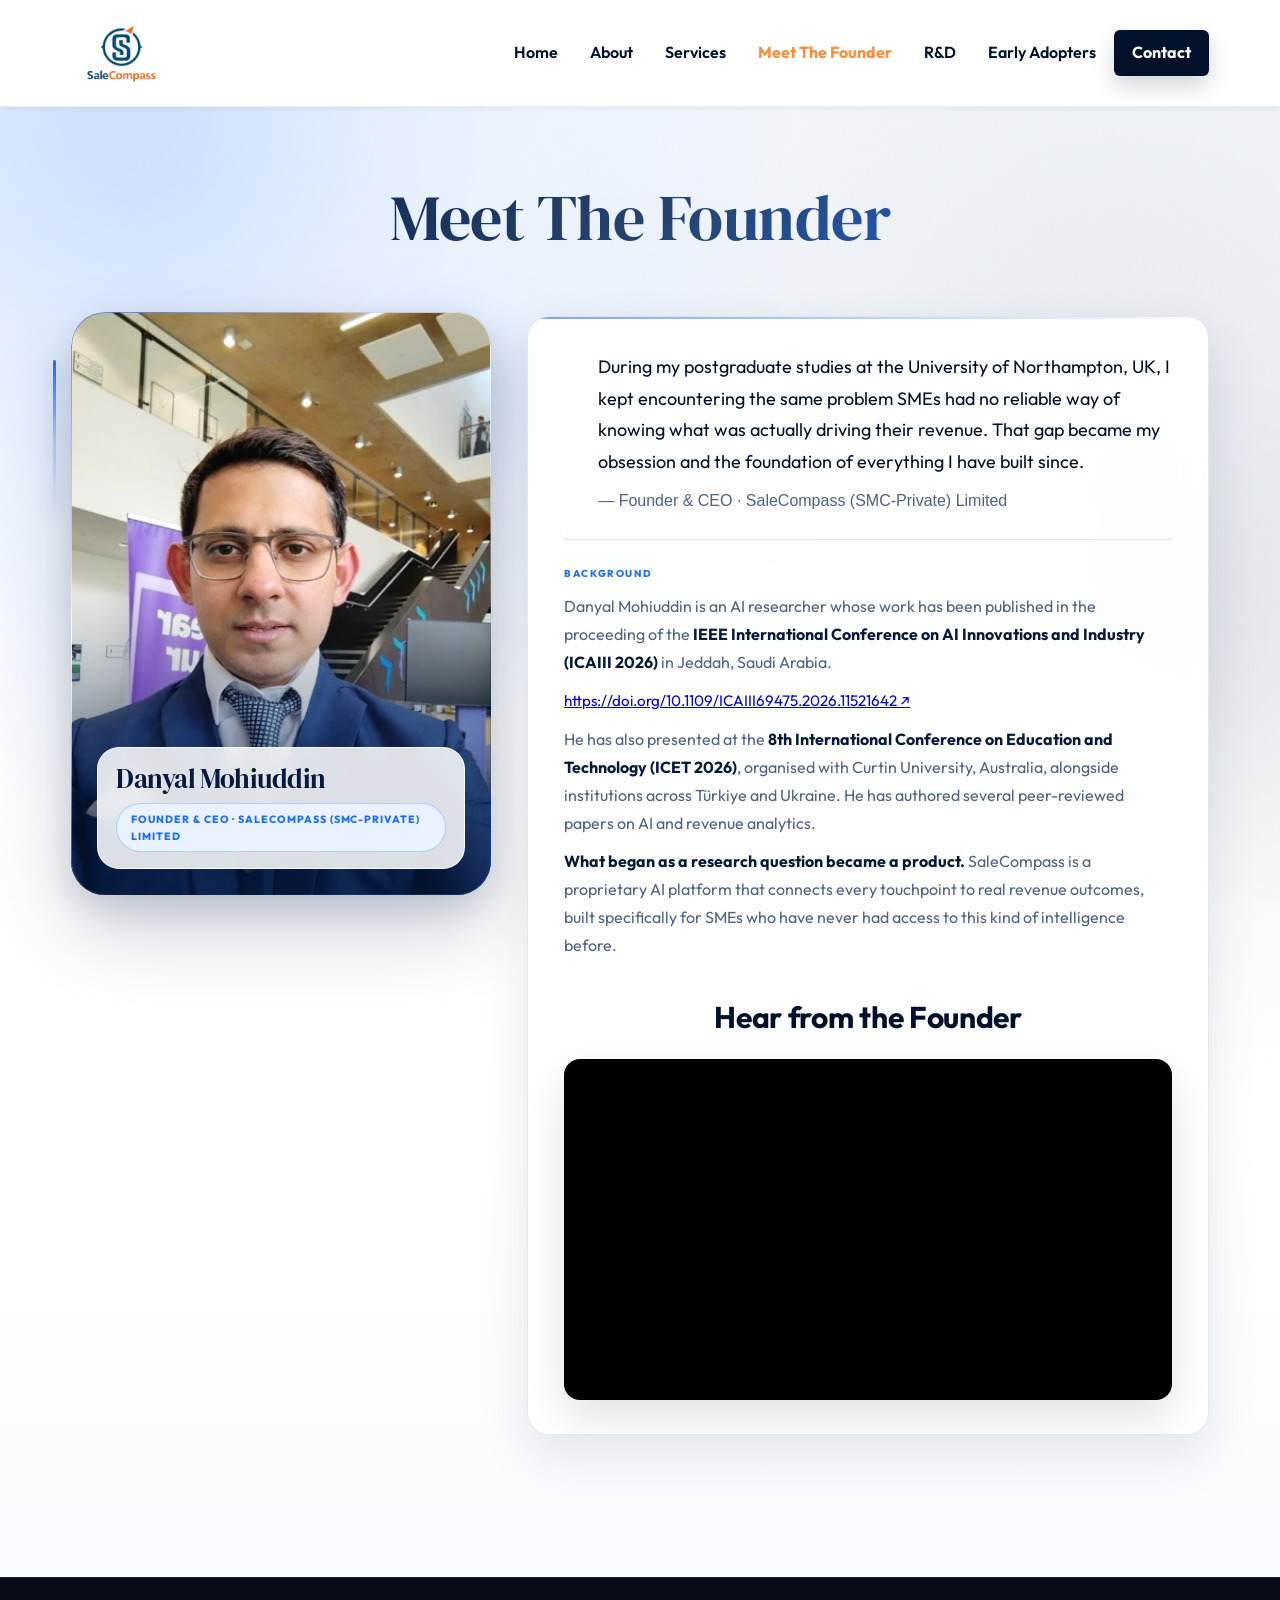
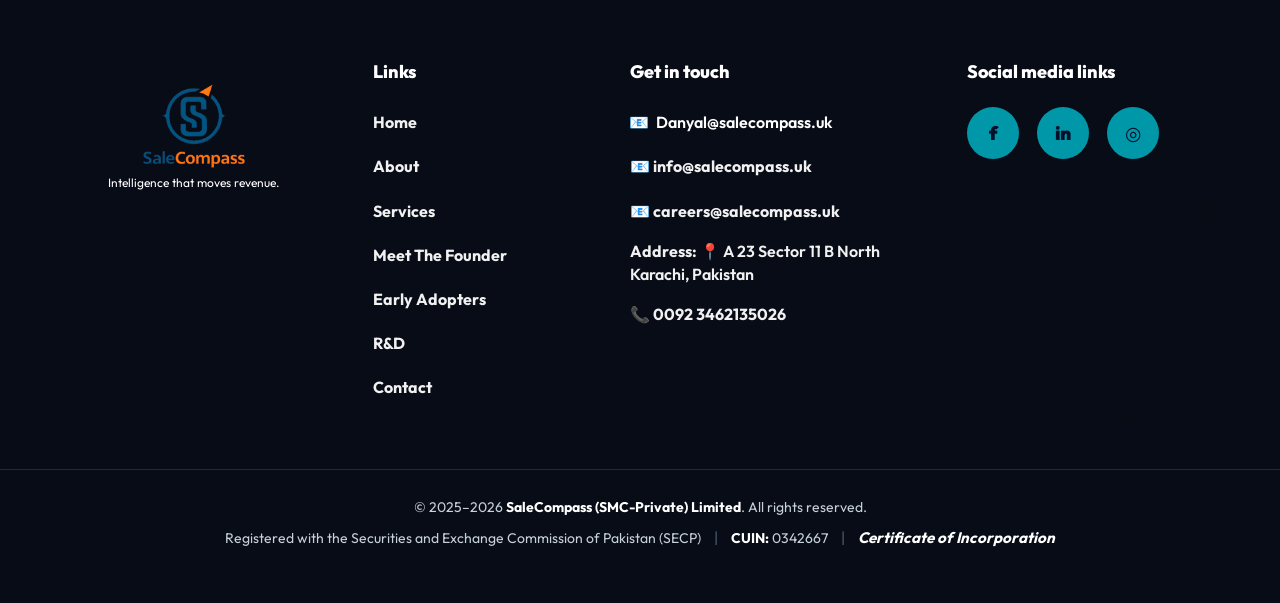
<file: MeetFounder.html>
<!doctype html>
<html lang="en">
<head>
  <meta charset="utf-8" />
  <meta name="viewport" content="width=device-width, initial-scale=1" />
  <title>Meet The Founder | SaleCompass</title>
  <link rel="icon" type="image/png" href="assets/img/logo.png">
  <link rel="preconnect" href="https://fonts.googleapis.com">
  <link rel="preconnect" href="https://fonts.gstatic.com" crossorigin>
<link href="https://fonts.googleapis.com/css2?family=DM+Serif+Display:ital@0;1&family=Outfit:wght@300;400;500;600;700;800&display=swap" rel="stylesheet">  <link rel="stylesheet" href="assets/styles.css" />

  <style>
    *, *::before, *::after { box-sizing: border-box; margin: 0; padding: 0; }
    html, body { overflow-x: hidden; width: 100%; }

    :root {
      --navy: #071a3a;
      --navy-deep: #0b1f42;
      --blue: #1f6fff;
      --blue-soft: #eaf2ff;
      --blue-dim: rgba(31, 111, 255, 0.12);
      --blue-border: rgba(31, 111, 255, 0.28);
      --white: #ffffff;
      --cream: #f7fbff;
      --sand: #edf5ff;
      --text: #10213f;
      --muted: #4f6280;
      --card-bg: rgba(255, 255, 255, 0.92);
      --border: rgba(7, 26, 58, 0.10);
      --shadow: rgba(7, 26, 58, 0.10);
    }

    body {
      font-family: 'Syne', sans-serif;
      background:
        radial-gradient(circle at 12% 8%, rgba(31, 111, 255, 0.12), transparent 28%),
        radial-gradient(circle at 88% 20%, rgba(7, 26, 58, 0.08), transparent 32%),
        linear-gradient(180deg, var(--cream) 0%, #ffffff 52%, var(--sand) 100%);
      color: var(--text);
      min-height: 100vh;
    }

    img { max-width: 100%; display: block; }

    body::before {
      content: "";
      position: fixed; 
      inset: 0; 
      z-index: 0; 
      pointer-events: none;
      opacity: 0.018;
      background-image: url("data:image/svg+xml,%3Csvg viewBox='0 0 256 256' xmlns='http://www.w3.org/2000/svg'%3E%3Cfilter id='noise'%3E%3CfeTurbulence type='fractalNoise' baseFrequency='0.9' numOctaves='4' stitchTiles='stitch'/%3E%3C/filter%3E%3Crect width='100%25' height='100%25' filter='url(%23noise)'/%3E%3C/svg%3E");
      background-size: 180px;
    }

    .ambient {
      position: fixed; 
      inset: 0; 
      z-index: 0; 
      pointer-events: none; 
      overflow: hidden;
    }

    .ambient-orb {
      position: absolute; 
      border-radius: 50%; 
      filter: blur(100px);
    }

    .amb-1 { 
      width: 480px; 
      height: 480px; 
      top: -130px; 
      left: -120px; 
      background: radial-gradient(circle, rgba(31,111,255,0.16), transparent 70%); 
    }

    .amb-2 { 
      width: 420px; 
      height: 420px; 
      bottom: 6%; 
      right: -120px; 
      background: radial-gradient(circle, rgba(7,26,58,0.10), transparent 70%); 
    }

    .amb-3 { 
      width: 320px; 
      height: 320px; 
      top: 50%; 
      left: 50%; 
      transform: translate(-50%,-50%); 
      background: radial-gradient(circle, rgba(31,111,255,0.08), transparent 70%); 
    }

    .container { 
      width: 92%; 
      max-width: 1140px; 
      margin: 0 auto; 
      position: relative; 
      z-index: 1; 
    }

    .site-header {
      position: sticky; 
      top: 0; 
      z-index: 999;
      padding: 6px 0;
      background: rgba(255,255,255,0.94);
      backdrop-filter: blur(18px);
      box-shadow: 0 10px 30px rgba(7,26,58,0.08);
      border-bottom: 1px solid rgba(7,26,58,0.08);
    }

    .nav { 
      display: flex; 
      justify-content: space-between; 
      align-items: center; 
      height: 56px; 
      overflow: visible !important; 
    }

    .logo img { 
      height: 85px; 
      width: auto; 
      object-fit: contain; 
      display: block; 
      padding-top: 10%; 
    }

    nav.menu { 
      display: flex; 
      align-items: center; 
      gap: 4px; 
    }

    nav.menu a {
      padding: 7px 13px; 
      border-radius: 999px; 
      color: var(--navy);
      font-size: 13.5px; 
      font-weight: 600; 
      text-decoration: none;
      transition: all 0.22s ease;
    }

    nav.menu a:hover { 
      background: var(--blue-soft); 
      color: var(--blue); 
    }

    nav.menu a.active { 
      color: var(--blue); 
      background: rgba(31,111,255,0.10); 
      font-weight: 700; 
    }

    nav.menu a.btn {
      background: var(--navy); 
      color: #fff !important;
      padding: 9px 18px; 
      border-radius: 999px;
      box-shadow: 0 10px 22px rgba(7,26,58,0.18);
    }

    nav.menu a.btn:hover { 
      background: var(--blue) !important; 
      color: #fff !important; 
    }

    .menu-toggle { 
      display: none; 
      background: none; 
      border: none; 
      font-size: 22px; 
      cursor: pointer; 
      color: var(--navy); 
    }

    .hero {
      padding: 76px 0 20px;
      text-align: center;
      position: relative; 
      z-index: 1;
    }

    .hero-eyebrow {
      display: inline-flex; 
      align-items: center; 
      gap: 8px;
      padding: 7px 17px; 
      border-radius: 999px;
      background: #ffffff; 
      border: 1px solid var(--blue-border);
      color: var(--blue); 
      font-size: 11px; 
      font-weight: 800;
      letter-spacing: 0.14em; 
      text-transform: uppercase;
      margin-bottom: 20px;
      box-shadow: 0 12px 28px rgba(7,26,58,0.07);
    }

    .hero-eyebrow span { 
      width: 5px; 
      height: 5px; 
      border-radius: 50%; 
      background: var(--blue); 
      display: inline-block; 
    }

    .hero h1 {
      font-family: 'Cormorant Garamond', serif;
      font-size: clamp(48px, 7vw, 88px);
      font-weight: 700; 
      line-height: 0.96;
      letter-spacing: -1.5px;
      background: linear-gradient(135deg, var(--navy) 0%, #25446f 52%, var(--blue) 100%);
      -webkit-background-clip: text; 
      -webkit-text-fill-color: transparent; 
      background-clip: text;
      margin-bottom: 0;
      white-space: nowrap;
    }

    .hero-sub {
      font-size: 15px; 
      color: var(--muted); 
      max-width: 460px; 
      margin: 0 auto;
      line-height: 1.65; 
      font-weight: 500;
    }

    .founder-section {
      padding: 40px 0 82px;
      position: relative; 
      z-index: 1;
    }

    .founder-layout {
      display: grid;
      grid-template-columns: 420px 1fr;
      gap: 36px;
      align-items: stretch;
    }

    .photo-col {
      position: relative;
      flex: 0 0 clamp(340px, 34vw, 460px);
    }

    .photo-frame {
      position: relative;
      overflow: hidden;
      border-radius: 34px;
      aspect-ratio: 0.72 / 1;
      min-height: 560px;
      background:
        radial-gradient(circle at 30% 15%, rgba(31, 111, 255, 0.14), transparent 30%),
        linear-gradient(145deg, #ffffff, #eef5ff);
      box-shadow:
        0 34px 80px rgba(7, 26, 58, 0.20),
        0 14px 34px rgba(7, 26, 58, 0.12),
        inset 0 0 0 1px rgba(7, 26, 58, 0.08);
      isolation: isolate;
    }

    .photo-frame::before {
      content: "";
      position: absolute;
      inset: 0;
      z-index: 2;
      border-radius: inherit;
      padding: 1px;
      background: linear-gradient(145deg, rgba(31, 111, 255, 0.72), rgba(255, 255, 255, 0.9) 38%, rgba(7, 26, 58, 0.12) 72%, rgba(31, 111, 255, 0.34));
      mask: linear-gradient(#000 0 0) content-box, linear-gradient(#000 0 0);
      mask-composite: exclude;
      pointer-events: none;
    }

    .photo-frame::after {
      content: "";
      position: absolute;
      inset: 0;
      z-index: 1;
      pointer-events: none;
      background: linear-gradient(180deg, rgba(255,255,255,0.01) 0%, rgba(255,255,255,0.05) 46%, rgba(7,26,58,0.50) 82%, rgba(7,26,58,0.72) 100%);
    }

    .photo-frame img {
      position: relative;
      z-index: 0;
      width: 100%;
      height: 100%;
      min-height: 560px;
      object-fit: cover;
      object-position: center top;
      filter: saturate(1) contrast(1.02);
      transform: scale(1.01);
      transition: transform 0.75s ease, filter 0.75s ease;
    }

    .photo-frame:hover img { 
      transform: scale(1.055); 
      filter: saturate(1.04) contrast(1.05); 
    }

    .photo-badge {
      position: absolute;
      left: 26px;
      right: 26px;
      bottom: 26px;
      z-index: 3;
      padding: 18px 18px 16px;
      border-radius: 22px;
      background: rgba(255, 255, 255, 0.86);
      border: 1px solid rgba(255, 255, 255, 0.78);
      backdrop-filter: blur(12px);
      box-shadow: 0 18px 45px rgba(7, 26, 58, 0.20);
    }

    .photo-badge h3 {
      font-family: "Cormorant Garamond", serif;
      font-size: clamp(26px, 2.1vw, 34px);
      font-weight: 700;
      line-height: 1;
      color: var(--navy);
      margin: 0 0 10px;
      letter-spacing: -0.02em;
    }

    .photo-badge-role {
      display: inline-flex;
      align-items: center;
      gap: 7px;
      padding: 7px 14px;
      border-radius: 999px;
      background: var(--blue-soft);
      border: 1px solid var(--blue-border);
      color: #1f6fff;
      font-size: 10.5px;
      font-weight: 800;
      letter-spacing: 0.09em;
      text-transform: uppercase;
    }

    .photo-col::before {
      content: "";
      position: absolute;
      top: 48px;
      left: -18px;
      width: 3px;
      height: 160px;
      border-radius: 999px;
      background: linear-gradient(180deg, rgba(31, 111, 255, 1), rgba(31, 111, 255, 0.25), transparent);
      box-shadow: 0 0 24px rgba(31, 111, 255, 0.32);
    }

    .photo-col::after {
      content: "";
      position: absolute;
      inset: 22px -18px auto auto;
      width: 120px;
      height: 120px;
      border-radius: 999px;
      background: rgba(31, 111, 255, 0.12);
      filter: blur(45px);
      pointer-events: none;
    }

    .info-col { 
      display: flex; 
      flex-direction: column; 
      gap: 18px; 
      padding-top: 4px; 
    }

    .info-card {
      background: var(--card-bg);
      border: 1px solid var(--border);
      border-radius: 22px;
      padding: 28px 32px;
      backdrop-filter: blur(16px);
      transition: all 0.32s ease;
      position: relative; 
      overflow: hidden;
      box-shadow: 0 20px 52px var(--shadow);
    }

    .info-card::before {
      content: ""; 
      position: absolute; 
      top: 0; 
      left: 0; 
      right: 0; 
      height: 2px;
      background: linear-gradient(90deg, var(--blue), transparent);
      opacity: 0.62;
      transition: opacity 0.32s ease;
    }

    .info-card:hover { 
      border-color: rgba(31,111,255,0.30); 
      transform: translateY(-3px); 
      box-shadow: 0 24px 58px rgba(7,26,58,0.15); 
    }

    .info-card:hover::before { 
      opacity: 1; 
    }

    .card-label {
      font-size: 10px; 
      font-weight: 800; 
      letter-spacing: 0.16em;
      text-transform: uppercase; 
      color: var(--blue); 
      margin-bottom: 10px;
    }

    .info-card p {
      font-size: 14.5px; 
      line-height: 1.75; 
      color: var(--muted);
      font-family: 'Syne', sans-serif;
    }

    .info-card p strong { 
      color: var(--navy); 
      font-weight: 700; 
    }

    .founder-detail-card {
      min-height: 100%;
      display: flex;
      flex-direction: column;
      justify-content: center;
      padding: 34px 36px;
    }

    .founder-quote {
      position: relative;
      padding: 0 0 24px 34px;
      margin-bottom: 24px;
      border-bottom: 1px solid var(--border);
    }

    .founder-quote::before {
      content: "\201C";
      position: absolute;
      top: -18px;
      left: 0;
      font-family: 'Cormorant Garamond', serif;
      font-size: 72px;
      line-height: 1;
      color: var(--blue);
      opacity: 0.26;
    }

    .founder-quote p:first-child {
      font-family: 'Cormorant Garamond', serif;
      font-size: 20px;
      line-height: 1.58;
      color: var(--navy);
      font-style: italic;
    }

    .founder-background { 
      padding-top: 2px; 
    }

    .quote-source { 
      font-size: 12px !important; 
      color: var(--muted) !important; 
      margin-top: 10px; 
      font-style: normal !important; 
      font-family: 'Syne', sans-serif !important; 
    }

    footer.site-footer, footer {
      position: relative;
      background: linear-gradient(135deg, #ffffff 0%, #eef5ff 100%);
      border-top: 1px solid rgba(223, 227, 234, 0.1);
      padding: 44px 0 50px;
      color: white;
      box-shadow: inset 0 18px 42px rgba(7,26,58,0.04);
    }

    .footer-grid { 
      display: grid; 
      grid-template-columns: repeat(auto-fit, minmax(200px,1fr)); 
      gap: 40px; 
      align-items: start; 
    }

    .footer-grid > div:first-child { 
      display: flex; 
      flex-direction: column; 
      align-items: center; 
      text-align: center; 
    }

    .logo-img { 
      height: 120px !important; 
      width: auto; 
      object-fit: contain; 
      display: block; 
      margin-bottom: 6px; 
    }

    .footer-description { 
      font-size: 12px; 
      color: var(--muted); 
      margin-top: -10px !important; 
      line-height: 1.3; 
      margin-left: -23px; 
      max-width: 280px; 
    }

    .footer-grid h4 { 
      font-size: 14px; 
      font-weight: 800; 
      margin-bottom: 12px; 
      color: var(--navy); 
    }

    .footer-links { 
      list-style: none; 
      display: flex; 
      flex-direction: column; 
      gap: 8px; 
    }

    .footer-links a { 
      color: #1f6fff; 
      text-decoration: none; 
      font-size: 13.5px; 
      font-weight: 700 !important; 
      transition: color 0.2s; 
    }

    .footer-links a:hover { 
      color: white !important; 
    }

    .footer-links span { 
      color: white !important; 
    }

    .tiny { 
      color: #1f6fff !important; 
      text-align: center; 
      margin-top: 20px; 
      font-size: 16px; 
      opacity: 0.9; 
    }

    .footer-watermark { 
      position: absolute; 
      right: -20px; 
      top: 50%; 
      transform: translateY(-50%); 
      height: 260px; 
      opacity: 0.055; 
      pointer-events: none; 
    }

    @media (max-width: 900px) {
      .founder-layout { 
        grid-template-columns: 1fr; 
        gap: 28px; 
      }

      .photo-frame, 
      .photo-frame img { 
        min-height: 380px; 
      }

      .photo-col::before { 
        display: none; 
      }
    }

    @media (max-width: 600px) {
      .hero { 
        padding: 56px 0 16px; 
      }

      .hero h1 { 
        font-size: 40px;
        white-space: nowrap;
      }

      .photo-frame, 
      .photo-frame img { 
        min-height: 340px; 
        height: 340px; 
      }

      .info-card, 
      .founder-detail-card { 
        padding: 22px 20px; 
      }

      .founder-quote { 
        padding-left: 28px; 
      }

      .footer-grid { 
        text-align: center; 
      }

      .footer-grid > div { 
        align-items: center; 
      }

      .footer-watermark { 
        display: none; 
      }

      .menu-toggle { 
        display: block; 
      }

      nav.menu { 
        display: none; 
        flex-direction: column; 
        position: absolute; 
        top: 64px; 
        left: 0; 
        right: 0; 
        background: #fff; 
        padding: 14px; 
        box-shadow: 0 10px 30px rgba(7,26,58,0.12); 
        z-index: 998; 
      }

      nav.menu.open { 
        display: flex; 
      }
    }
    .footer-description { 
  font-size: 12px; 
  color: #ffffff; 
  margin-top: -10px !important; 
  line-height: 1.3; 
  margin-left: -23px; 
  max-width: 280px; 
}
footer.site-footer, footer {
  position: relative;
  background: linear-gradient(135deg, #001437 0%, #03102b 100%);
  border-top: 1px solid rgba(255,255,255,0.08);
  padding: 44px 0 50px;
  color: #ffffff;
  box-shadow: none;
}
.footer-grid h4 { 
  font-size: 14px; 
  font-weight: 800; 
  margin-bottom: 12px; 
  color: #ffffff; 
}

.footer-links a { 
  color: #ffffff; 
  text-decoration: none; 
  font-size: 13.5px; 
  font-weight: 700 !important; 
  transition: color 0.2s; 
}

.footer-links a:hover { 
  color: white; 
}

.footer-links span { 
  color: #ffffff !important; 
}
.tiny {
    color: #e87e0d !important;}
    /* ===== GLOBAL NAVBAR STYLE SAME AS INDEX PAGE ===== */

.site-header {
  padding: 10px 0 !important;
  background: #ffffff !important;
  box-shadow: 0 2px 6px rgba(0,0,0,0.05) !important;
  position: sticky !important;
  top: 0 !important;
  z-index: 999 !important;
}

.site-header .container {
  max-width: 1180px !important;
  margin: 0 auto !important;
  padding: 0 20px !important;
}

.site-header .nav,
.nav {
  display: flex !important;
  justify-content: space-between !important;
  align-items: center !important;
  height: 50px !important;
  overflow: visible !important;
}

.logo img {
  height: 85px !important;
  width: auto !important;
  object-fit: contain !important;
  display: block !important;
  padding-top: 10% !important;
}

nav.menu {
  display: flex !important;
  align-items: center !important;
  gap: 4px !important;
}

nav.menu a {
  color: #03102b !important;
  text-decoration: none !important;
  padding: 8px 14px !important;
  border-radius: 6px !important;
  font-size: 16px !important;
  font-weight: 600 !important;
  transition: 0.25s ease !important;
}

nav.menu a:hover {
  background: #ff8c3a !important;
  color: #ffffff !important;
}

nav.menu a.active {
  color: #ff8c3a !important;
  font-weight: 700 !important;
  background: transparent !important;
}

nav.menu a.active:hover {
  background: #ff8c3a !important;
  color: #ffffff !important;
}

nav.menu a.btn,
nav.menu a.btn.primary {
  background: #03102b !important;
  color: #ffffff !important;
  padding: 10px 18px !important;
  border-radius: 6px !important;
  font-weight: 700 !important;
}

nav.menu a.btn:hover,
nav.menu a.btn.primary:hover {
  background: #ff8c3a !important;
  color: #ffffff !important;
}

.menu-toggle {
  display: none !important;
  background: none !important;
  border: none !important;
  font-size: 24px !important;
  cursor: pointer !important;
  color: #03102b !important;
}

/* Mobile */
@media (max-width: 768px) {
  .menu-toggle {
    display: block !important;
  }

  nav.menu {
    display: none !important;
    flex-direction: column !important;
    align-items: center !important;
    gap: 8px !important;
    position: absolute !important;
    top: 70px !important;
    left: 0 !important;
    right: 0 !important;
    background: #ffffff !important;
    padding: 18px !important;
    box-shadow: 0 10px 30px rgba(0,0,0,0.12) !important;
    z-index: 998 !important;
  }

  nav.menu.open {
    display: flex !important;
  }

  nav.menu a {
    width: 100% !important;
    text-align: center !important;
  }
}
.site-footer .footer-links li a {
  display: inline-flex !important;
  align-items: center !important;
  gap: 8px !important;
}

.footer-contact-icon {
  display: inline-flex !important;
  align-items: center !important;
  justify-content: center !important;
  width: 18px !important;
  min-width: 18px !important;
}
.footer-grid > div:first-child {
    display: flex !important;
    flex-direction: column !important;
    align-items: center !important;
    text-align: center !important;
    gap: 6px !important;
}

.logo-img {
    height: 120px !important;
    width: auto !important;
    object-fit: contain !important;
    display: block !important;
    margin-bottom: 6px !important;
}

.footer-description {
    color: #ffffff !important;
    font-size: 12px !important;
    line-height: 1.3 !important;
    margin: 0 auto !important;
    max-width: 260px !important;
    text-align: center !important;
    padding: 0 !important;
}
/* ===== MEET THE FOUNDER MOBILE FIX ===== */

@media (max-width: 768px) {
  .hero {
    padding: 55px 0 25px !important;
  }

  .hero h1 {
    font-size: 42px !important;
    line-height: 1.1 !important;
    white-space: normal !important;
    text-align: center !important;
  }

  .founder-section {
    padding: 25px 0 55px !important;
  }

  .founder-layout {
    grid-template-columns: 1fr !important;
    gap: 28px !important;
  }

  .photo-col {
    width: 100% !important;
    max-width: 360px !important;
    margin: 0 auto !important;
  }

  .photo-frame {
    width: 100% !important;
    min-height: 460px !important;
    height: 460px !important;
    border-radius: 26px !important;
  }

  .photo-frame img {
    width: 100% !important;
    height: 100% !important;
    min-height: 460px !important;
    object-fit: cover !important;
    object-position: center top !important;
  }

  .photo-badge {
    left: 16px !important;
    right: 16px !important;
    bottom: 18px !important;
    padding: 16px !important;
    border-radius: 18px !important;
  }

  .photo-badge h3 {
    font-size: 30px !important;
    line-height: 1 !important;
  }

  .photo-badge-role {
    font-size: 10px !important;
    padding: 7px 12px !important;
  }

  .info-col {
    width: 100% !important;
  }

  .info-card,
  .founder-detail-card {
    width: 100% !important;
    padding: 24px 20px !important;
    border-radius: 22px !important;
  }

  .founder-quote {
    padding-left: 26px !important;
    margin-bottom: 22px !important;
  }

  .founder-quote::before {
    font-size: 58px !important;
    top: -12px !important;
  }

  .founder-quote p:first-child {
    font-size: 17px !important;
    line-height: 1.75 !important;
  }

  .founder-background p {
    font-size: 16px !important;
    line-height: 1.75 !important;
  }
}

@media (max-width: 430px) {
  .hero h1 {
    font-size: 36px !important;
  }

  .photo-col {
    max-width: 330px !important;
  }

  .photo-frame {
    height: 430px !important;
    min-height: 430px !important;
  }

  .photo-frame img {
    min-height: 430px !important;
  }

  .photo-badge h3 {
    font-size: 27px !important;
  }
}
.logo-img {
  height: 150px !important;
  width: 200px !important;
  margin-bottom: 18px !important;
}

.footer-description {
  color: #ffffff !important;
  font-size: 14px !important;
  line-height: 1.5 !important;
  margin: 0 !important;
  max-width: 260px !important;
  margin-top:-40px !important;
}
.logo img {
  height: 130px !important;
  width: 300px !important;
  margin-bottom:20px !important;
}
nav.menu {
  display: flex !important;
  align-items: center !important;
  gap: 4px !important;
}

nav.menu a {
  color: #03102b !important;
  text-decoration: none !important;
  padding: 8px 14px !important;
  border-radius: 6px !important;
  font-size: 16px !important;
  font-weight: 600 !important;
  transition: 0.25s ease !important;
}

nav.menu a:hover {
  background: #ff8c3a !important;
  color: #ffffff !important;
}

nav.menu a.active {
  color: #ff8c3a !important;
  font-weight: 700 !important;
  background: transparent !important;
}

nav.menu a.active:hover {
  background: #ff8c3a !important;
  color: #ffffff !important;
}

nav.menu a.btn,
nav.menu a.btn.primary {
  background: #03102b !important;
  color: #ffffff !important;
  padding: 10px 18px !important;
  border-radius: 6px !important;
  font-weight: 700 !important;
}

nav.menu a.btn:hover,
nav.menu a.btn.primary:hover {
  background: #ff8c3a !important;
  color: #ffffff !important;
}
@media (max-width: 900px) {
  .site-header {
    padding: 10px 0 !important;
  }

  .site-header .nav {
    height: 76px !important;
    display: flex !important;
    justify-content: space-between !important;
    align-items: center !important;
    margin-left: 0 !important;
  }
  .logo img {
  height: 130px !important;
  width: 300px !important;
  margin-bottom:20px !important;
}

  .site-header .logo,
  .site-header .header-brand {
    margin-left: 12px !important;
    margin-right: auto !important;
    align-items: flex-start !important;
    text-align: left !important;
  }

  .site-header .logo img,
  .site-header .header-brand img {
    max-height: 58px !important;
    width: auto !important;
    margin: 0 !important;
    padding: 0 !important;
  }

  .header-tagline {
    font-size: 8px !important;
    margin-top: -4px !important;
    text-align: left !important;
  }

  .menu-toggle {
    display: block !important;
    visibility: visible !important;
    opacity: 1 !important;
    position: relative !important;
    z-index: 100000 !important;
    margin-left: auto !important;
    margin-right: 18px !important;
    background: transparent !important;
    color: #03102b !important;
    font-size: 30px !important;
    cursor: pointer !important;
  }

  .site-header nav.menu {
    display: none !important;
  }

  .site-header nav.menu.open {
    display: flex !important;
    flex-direction: column !important;
    position: absolute !important;
    top: 96px !important;
    left: 0 !important;
    right: 0 !important;
    background: #ffffff !important;
    padding: 22px 18px !important;
    gap: 18px !important;
    z-index: 99999 !important;
    box-shadow: 0 12px 28px rgba(0,0,0,0.12) !important;
  }
  .logo img {
  height: 150px !important;
  width: 600px !important;
  margin-bottom:20px !important;
}
}
/* Mobile logo size fix */

@media (max-width: 900px) {
  .site-header .logo img,
  .site-header .header-brand img {
    max-height: none !important;
    height: 85px !important;
    width: auto !important;
    margin: 0 !important;
    padding: 0 !important;
    object-fit: contain !important;
  }

  .site-header .logo,
  .site-header .header-brand {
    margin-left: 18px !important;
  }

  .site-header .nav {
    height: 65px !important;
  }

  .menu-toggle {
    margin-right: 24px !important;
  }
} 
    .founder-quote::before {
  content: none !important;
  display: none !important;
}
/* ===============================
   Founder Video
================================= */

.founder-video-section{
    margin-top:40px;
}

.founder-video-section h3{
    font-family:"DM Serif Display", serif;
    font-size:30px;
    color:#03102b;
    margin:12px 0 24px;
}

.founder-video-wrapper{
    position:relative;
    width:100%;
    max-width:100%;
    padding-bottom:56.25%; /* 16:9 */
    overflow:hidden;
    margin:0 auto;
    border-radius:22px;
    background:#000;
    box-shadow:0 18px 45px rgba(3,16,43,.12);
    box-sizing:border-box;
}

.founder-video-wrapper iframe{
    position:absolute;
    top:0;
    left:0;
    width:100%;
    height:100%;
    border:0;
    border-radius:22px;
}

@media (max-width:768px){

    .founder-video-section{
        margin-top:30px;
        text-align:center;
    }

    .founder-video-wrapper{
        max-width:100%;
        margin:0 auto;
    }

    .founder-video-section h3{
        font-size:24px;
        margin-bottom:18px;
    }

    .founder-video-wrapper{
        max-width:100%;
        border-radius:16px;
    }

    .founder-video-wrapper iframe{
        border-radius:16px;
    }
}
.founder-video-title{
    font-family: 'DM Serif Display', serif;
    font-size: clamp(28px, 3vw, 36px);
    font-weight: 700;
    color: #03102b;
    text-align: center;
    margin: 0 0 25px;
    line-height: 1.2;
    letter-spacing: -0.3px;
}
.founder-video-wrapper {
  position: relative;
  width: 100%;
  max-width: 100%;
  aspect-ratio: 16 / 9;
  margin: 0 auto;
  overflow: hidden;
  border-radius: 16px;
}

.founder-video-wrapper iframe {
  position: absolute;
  inset: 0;
  width: 100%;
  height: 100%;
  border: 0;
  display: block;
}

@media (max-width: 768px) {
  .founder-video-wrapper {
    width: calc(100% - 32px);
    max-width: calc(100% - 32px);
    margin: 0 16px;
    aspect-ratio: 16 / 9;
    border-radius: 12px;
  }

  .founder-video-wrapper iframe {
    width: 100%;
    height: 100%;
    transform: none;
  }
}
.logo-img {
  height: 150px !important;
  width: auto !important;
  object-fit: contain !important;
  display: block !important;
  margin-bottom: 6px !important;
}

.footer-description {
  color: #ffffff !important;
  font-size: 12px !important;
  line-height: 1.3 !important;
  margin: 0 auto !important;
  max-width: 260px !important;
  text-align: center !important;
  padding: 0 !important;
  margin-top:-45px !important;
  margin-bottom: 6px !important;

}
  </style>
</head>

<body>

<div class="ambient">
  <div class="ambient-orb amb-1"></div>
  <div class="ambient-orb amb-2"></div>
  <div class="ambient-orb amb-3"></div>
</div>

<header class="site-header">
  <div class="container nav">
    <a class="logo" href="index.html">
      <img src="assets/img/logo.png" alt="SaleCompass">
    </a>

    <button class="menu-toggle" aria-expanded="false">☰</button>

    <nav class="menu">
      <a href="index.html">Home</a>
      <a href="about.html">About</a>
      <a href="services.html">Services</a>
      <a class="active" href="MeetFounder.html">Meet The Founder</a>
      
      <a href="research.html">R&amp;D</a>
     <a href="early-adopters.html">Early Adopters</a>
      <a class="btn" href="contact.html">Contact</a>
    </nav>
  </div>
</header>

<section class="hero">
  
   

    <h1>Meet The Founder</h1>

  </div>
</section>

<section class="founder-section">
  <div class="container">
    <div class="founder-layout">

      <div class="photo-col">
        <div class="photo-frame">
          <img src="assets/img/photo4.jpg" alt="Danyal Mohiuddin — Founder & CEO, SaleCompass" loading="lazy" decoding="async">

          <div class="photo-badge">
            <h3>Danyal Mohiuddin</h3>
            <span class="photo-badge-role">Founder &amp; CEO · SaleCompass (SMC-Private) Limited</span>
          </div>
        </div>
      </div>

      <div class="info-col">
        <div class="info-card founder-detail-card">

          <div class="founder-quote">
  <p>
    During my postgraduate studies at the University of Northampton, UK, I kept encountering the same problem SMEs had no reliable way of knowing what was actually driving their revenue. That gap became my obsession and the foundation of everything I have built since.
  </p>
  <p class="quote-source">— Founder & CEO · SaleCompass (SMC-Private) Limited</p>
</div>

<div class="founder-background">
  <div class="card-label">Background</div>

  <p>
    Danyal Mohiuddin is an AI researcher whose work has been  published in the proceeding of  the
    <strong>IEEE International Conference on AI Innovations and Industry (ICAIII 2026)</strong>
    in Jeddah, Saudi Arabia.
  </p>

  <p style="margin-top:10px;">
    <a href="https://doi.org/10.1109/ICAIII69475.2026.11521642"
       target="_blank"
       rel="noopener"
       class="pub-ext-link">
      https://doi.org/10.1109/ICAIII69475.2026.11521642 ↗
    </a>
  </p>

  <p style="margin-top:10px;">
    He has also presented at the
    <strong>8th International Conference on Education and Technology (ICET 2026)</strong>,
    organised with Curtin University, Australia, alongside institutions across Türkiye and Ukraine.
    He has authored several peer-reviewed papers on AI and revenue analytics.
  </p>

  <p style="margin-top:10px;">
    <strong>What began as a research question became a product.</strong>
    SaleCompass is a proprietary AI platform that connects every touchpoint to real revenue outcomes,
    built specifically for SMEs who have never had access to this kind of intelligence before.
  </p>
  <!-- Founder Video -->
<div class="founder-video-section">
  <h3 class="founder-video-title">Hear from the Founder</h3>
  

  

  <div class="founder-video-wrapper">
    <iframe
        src="https://drive.google.com/file/d/1I8z9DXzCXA0KxBOhj7DHYzQ7s2I6SrTN/preview"
        allow="autoplay"
        allowfullscreen>
    </iframe>
</div>

</div>
</div>
      </div>

    </div>
  </div>
</section>

<footer class="site-footer">
  <div class="container footer-grid">

    <div>
      <img src="assets/img/logo.png" class="logo-img" alt="SaleCompass Logo">
      <p class="footer-description">Intelligence that moves revenue.</p>
    </div>

    <div>
      <h4>Links</h4>
      <ul class="footer-links">
        <li><a href="index.html">Home</a></li>
        <li><a href="about.html">About</a></li>
        <li><a href="services.html">Services</a></li>
        <li><a href="MeetFounder.html">Meet The Founder</a></li>
        <li><a href="early-adopters.html">Early Adopters</a></li>
        <li><a href="research.html">R&amp;D</a></li>
        <li><a href="contact.html">Contact</a></li>
      </ul>
    </div>

   <!-- GET IN TOUCH -->
<div>
  <h4>Get in touch</h4>
  <ul class="footer-links" style="list-style:none;display:flex;flex-direction:column;gap:8px;margin-top:10px;">
  <li>
  <a href="mailto:Danyal@salecompass.uk">
    <span class="footer-contact-icon">📧</span>
    <span>Danyal@salecompass.uk</span>
  </a>
</li>
    <li><a href="mailto:info@salecompass.uk">📧 info@salecompass.uk</a></li>
    <li><a href="mailto:careers@salecompass.uk">📧 careers@salecompass.uk</a></li>
       <li><strong>Address:</strong> 📍 A 23 Sector 11 B North Karachi, Pakistan</li>
    <li><a href="tel:+923462135026">📞 0092 3462135026</a></li>
    
  </ul>
</div>

<!-- SOCIAL MEDIA LINKS -->
<div class="footer-social-col">
  <h4>Social media links</h4>

  <div class="footer-social-icons">
    <a href="https://www.facebook.com/people/SaleCompass/61585621962023/" target="_blank" rel="noopener" aria-label="Facebook">
      f
    </a>

    <a href="https://www.linkedin.com/company/salecompass/" target="_blank" rel="noopener" aria-label="LinkedIn">
      in
    </a>

    <a href="https://www.instagram.com/salecompassuk?igsh=OHVqbHhtbWtpOW5z" target="_blank" rel="noopener" aria-label="Instagram">
      ◎
    </a>
  </div>
</div>

  </div>

  <img src="assets/img/salecompass logo.png" class="footer-watermark" alt="" loading="eager" fetchpriority="high" decoding="async">

  
   <div class="footer-bottom">
  <p>
    © 2025–2026 <strong>SaleCompass (SMC-Private) Limited</strong>. All rights reserved.
  </p>
 <p>
  Registered with the Securities and Exchange Commission of Pakistan (SECP)
  <span class="divider">|</span>

  <strong>CUIN:</strong> 0342667

  <span class="divider">|</span>

  <a href="assets/img/documents/Certificate-of-Incorporation.pdf"
     target="_blank"
     rel="noopener noreferrer"
     class="footer-certificate-link">
    <strong><em>Certificate of Incorporation</em></strong>
  </a>
</p>
</div>
  </div>
</footer>

<script>
document.addEventListener('DOMContentLoaded', () => {
  const toggle = document.querySelector('.menu-toggle');
  const menu = document.querySelector('.menu');

  if (toggle && menu) {
    toggle.addEventListener('click', () => {
      const expanded = toggle.getAttribute('aria-expanded') === 'true';
      toggle.setAttribute('aria-expanded', !expanded);
      menu.classList.toggle('open');
    });
  }
});
</script>

</body>
</html>
</file>
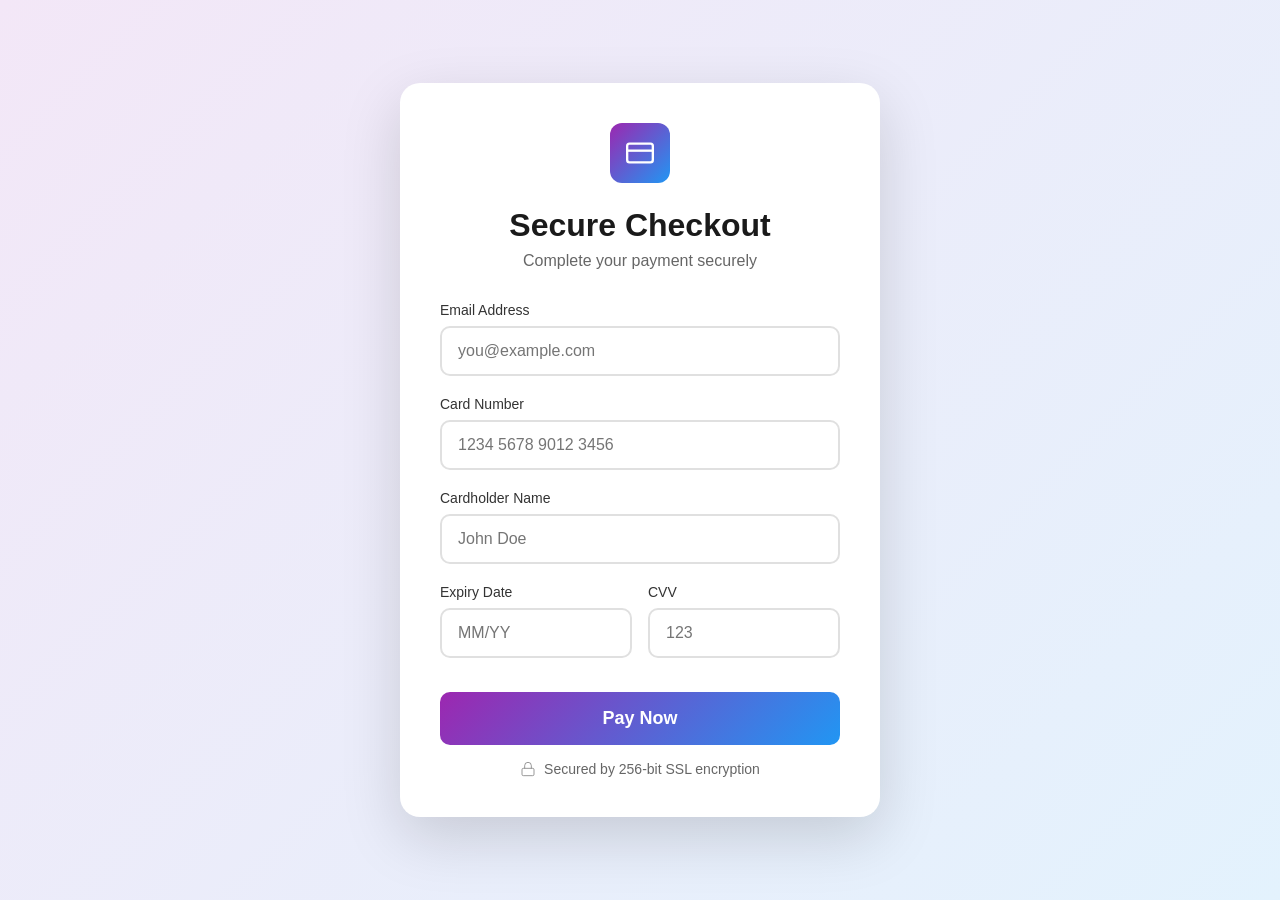
<file: payment.html>
<!DOCTYPE html>
<html lang="en">
<head>
    <meta charset="UTF-8">
    <meta name="viewport" content="width=device-width, initial-scale=1.0">
    <title>Secure Payment Gateway</title>
    <style>
        * {
            margin: 0;
            padding: 0;
            box-sizing: border-box;
        }

        body {
            min-height: 100vh;
            background: linear-gradient(135deg, #f3e7f7 0%, #e3f2fd 100%);
            font-family: -apple-system, BlinkMacSystemFont, 'Segoe UI', Roboto, sans-serif;
            display: flex;
            align-items: center;
            justify-content: center;
            padding: 20px;
        }

        .payment-container {
            background: white;
            border-radius: 20px;
            box-shadow: 0 20px 60px rgba(0, 0, 0, 0.15);
            padding: 40px;
            max-width: 480px;
            width: 100%;
        }

        .icon-container {
            width: 60px;
            height: 60px;
            background: linear-gradient(135deg, #9c27b0 0%, #2196f3 100%);
            border-radius: 12px;
            display: flex;
            align-items: center;
            justify-content: center;
            margin: 0 auto 24px;
        }

        .icon-container svg {
            width: 28px;
            height: 28px;
            stroke: white;
            fill: none;
            stroke-width: 2;
        }

        h1 {
            text-align: center;
            color: #1a1a1a;
            font-size: 32px;
            margin-bottom: 8px;
        }

        .subtitle {
            text-align: center;
            color: #666;
            margin-bottom: 32px;
        }

        .form-group {
            margin-bottom: 20px;
        }

        label {
            display: block;
            font-size: 14px;
            font-weight: 500;
            color: #333;
            margin-bottom: 8px;
        }

        input {
            width: 100%;
            padding: 14px 16px;
            border: 2px solid #e0e0e0;
            border-radius: 10px;
            font-size: 16px;
            transition: all 0.3s;
        }

        input:focus {
            outline: none;
            border-color: #9c27b0;
            box-shadow: 0 0 0 3px rgba(156, 39, 176, 0.1);
        }

        input.error {
            border-color: #f44336;
        }

        .error-message {
            color: #f44336;
            font-size: 13px;
            margin-top: 6px;
        }

        .row {
            display: grid;
            grid-template-columns: 1fr 1fr;
            gap: 16px;
        }

        .submit-btn {
            width: 100%;
            padding: 16px;
            background: linear-gradient(135deg, #9c27b0 0%, #2196f3 100%);
            color: white;
            border: none;
            border-radius: 10px;
            font-size: 18px;
            font-weight: 600;
            cursor: pointer;
            transition: all 0.3s;
            margin-top: 8px;
        }

        .submit-btn:hover:not(:disabled) {
            transform: scale(1.02);
            box-shadow: 0 8px 24px rgba(156, 39, 176, 0.3);
        }

        .submit-btn:disabled {
            opacity: 0.7;
            cursor: not-allowed;
        }

        .security-badge {
            display: flex;
            align-items: center;
            justify-content: center;
            gap: 8px;
            color: #666;
            font-size: 14px;
            margin-top: 16px;
        }

        .security-badge svg {
            width: 16px;
            height: 16px;
        }

        .spinner {
            display: inline-block;
            width: 20px;
            height: 20px;
            border: 3px solid rgba(255, 255, 255, 0.3);
            border-radius: 50%;
            border-top-color: white;
            animation: spin 0.8s linear infinite;
            margin-right: 8px;
        }

        @keyframes spin {
            to { transform: rotate(360deg); }
        }

        .success-screen {
            display: none;
            text-align: center;
        }

        .success-screen.active {
            display: block;
        }

        .success-icon {
            width: 80px;
            height: 80px;
            background: #e8f5e9;
            border-radius: 50%;
            display: flex;
            align-items: center;
            justify-content: center;
            margin: 0 auto 24px;
        }

        .success-icon svg {
            width: 40px;
            height: 40px;
            stroke: #4caf50;
            fill: none;
            stroke-width: 3;
        }

        .success-screen h2 {
            color: #1a1a1a;
            margin-bottom: 12px;
        }

        .success-screen p {
            color: #666;
        }

        .payment-form.hidden {
            display: none;
        }
    </style>
</head>
<body>
    <div class="payment-container">
        <div class="payment-form" id="paymentForm">
            <div class="icon-container">
                <svg viewBox="0 0 24 24">
                    <rect x="1" y="4" width="22" height="16" rx="2" ry="2"></rect>
                    <line x1="1" y1="10" x2="23" y2="10"></line>
                </svg>
            </div>
            
            <h1>Secure Checkout</h1>
            <p class="subtitle">Complete your payment securely</p>
            
            <div class="form-group">
                <label for="email">Email Address</label>
                <input type="email" id="email" placeholder="you@example.com">
                <div class="error-message" id="emailError"></div>
            </div>

            <div class="form-group">
                <label for="cardNumber">Card Number</label>
                <input type="text" id="cardNumber" placeholder="1234 5678 9012 3456" maxlength="19">
                <div class="error-message" id="cardNumberError"></div>
            </div>

            <div class="form-group">
                <label for="cardName">Cardholder Name</label>
                <input type="text" id="cardName" placeholder="John Doe">
                <div class="error-message" id="cardNameError"></div>
            </div>

            <div class="row">
                <div class="form-group">
                    <label for="expiry">Expiry Date</label>
                    <input type="text" id="expiry" placeholder="MM/YY" maxlength="5">
                    <div class="error-message" id="expiryError"></div>
                </div>

                <div class="form-group">
                    <label for="cvv">CVV</label>
                    <input type="text" id="cvv" placeholder="123" maxlength="4">
                    <div class="error-message" id="cvvError"></div>
                </div>
            </div>

            <button class="submit-btn" id="submitBtn" onclick="handleSubmit()">
                Pay Now
            </button>

            <div class="security-badge">
                <svg viewBox="0 0 24 24" fill="none" stroke="currentColor">
                    <rect x="3" y="11" width="18" height="11" rx="2" ry="2"></rect>
                    <path d="M7 11V7a5 5 0 0 1 10 0v4"></path>
                </svg>
                <span>Secured by 256-bit SSL encryption</span>
            </div>
        </div>

        <div class="success-screen" id="successScreen">
            <div class="success-icon">
                <svg viewBox="0 0 24 24">
                    <polyline points="20 6 9 17 4 12"></polyline>
                </svg>
            </div>
            <h2>Payment Successful!</h2>
            <p>Your transaction has been processed securely.</p>
        </div>
    </div>

    <script>
        // Format card number with spaces
        document.getElementById('cardNumber').addEventListener('input', function(e) {
            let value = e.target.value.replace(/\s+/g, '').replace(/[^0-9]/gi, '');
            let formattedValue = value.match(/.{1,4}/g)?.join(' ') || value;
            e.target.value = formattedValue;
        });

        // Format expiry date
        document.getElementById('expiry').addEventListener('input', function(e) {
            let value = e.target.value.replace(/\D/g, '');
            if (value.length >= 2) {
                value = value.slice(0, 2) + '/' + value.slice(2, 4);
            }
            e.target.value = value;
        });

        // Only allow numbers in CVV
        document.getElementById('cvv').addEventListener('input', function(e) {
            e.target.value = e.target.value.replace(/\D/g, '');
        });

        // Only allow letters in cardholder name
        document.getElementById('cardName').addEventListener('input', function(e) {
            e.target.value = e.target.value.replace(/[^a-zA-Z\s]/g, '');
        });

        function validateForm() {
            let isValid = true;
            
            // Clear previous errors
            document.querySelectorAll('.error-message').forEach(el => el.textContent = '');
            document.querySelectorAll('input').forEach(el => el.classList.remove('error'));

            // Email validation
            const email = document.getElementById('email').value;
            if (!email || !/\S+@\S+\.\S+/.test(email)) {
                document.getElementById('emailError').textContent = 'Invalid email address';
                document.getElementById('email').classList.add('error');
                isValid = false;
            }

            // Card number validation
            const cardNumber = document.getElementById('cardNumber').value.replace(/\s/g, '');
            if (!cardNumber || cardNumber.length < 13) {
                document.getElementById('cardNumberError').textContent = 'Invalid card number';
                document.getElementById('cardNumber').classList.add('error');
                isValid = false;
            }

            // Cardholder name validation
            const cardName = document.getElementById('cardName').value;
            if (!cardName || cardName.length < 3) {
                document.getElementById('cardNameError').textContent = 'Name is required';
                document.getElementById('cardName').classList.add('error');
                isValid = false;
            }

            // Expiry validation
            const expiry = document.getElementById('expiry').value;
            if (!expiry || expiry.length !== 5) {
                document.getElementById('expiryError').textContent = 'Invalid expiry date';
                document.getElementById('expiry').classList.add('error');
                isValid = false;
            }

            // CVV validation
            const cvv = document.getElementById('cvv').value;
            if (!cvv || cvv.length < 3) {
                document.getElementById('cvvError').textContent = 'Invalid CVV';
                document.getElementById('cvv').classList.add('error');
                isValid = false;
            }

            return isValid;
        }

        async function handleSubmit() {
            if (!validateForm()) return;

            const btn = document.getElementById('submitBtn');
            btn.disabled = true;
            btn.innerHTML = '<span class="spinner"></span>Processing...';

            // Simulate payment processing
            await new Promise(resolve => setTimeout(resolve, 2000));

            // Show success screen
            document.getElementById('paymentForm').classList.add('hidden');
            document.getElementById('successScreen').classList.add('active');

            // Reset after 3 seconds
            setTimeout(() => {
                document.getElementById('paymentForm').classList.remove('hidden');
                document.getElementById('successScreen').classList.remove('active');
                document.querySelectorAll('input').forEach(input => input.value = '');
                btn.disabled = false;
                btn.innerHTML = 'Pay Now';
            }, 3000);
        }
    </script>
</body>
</html>
</file>
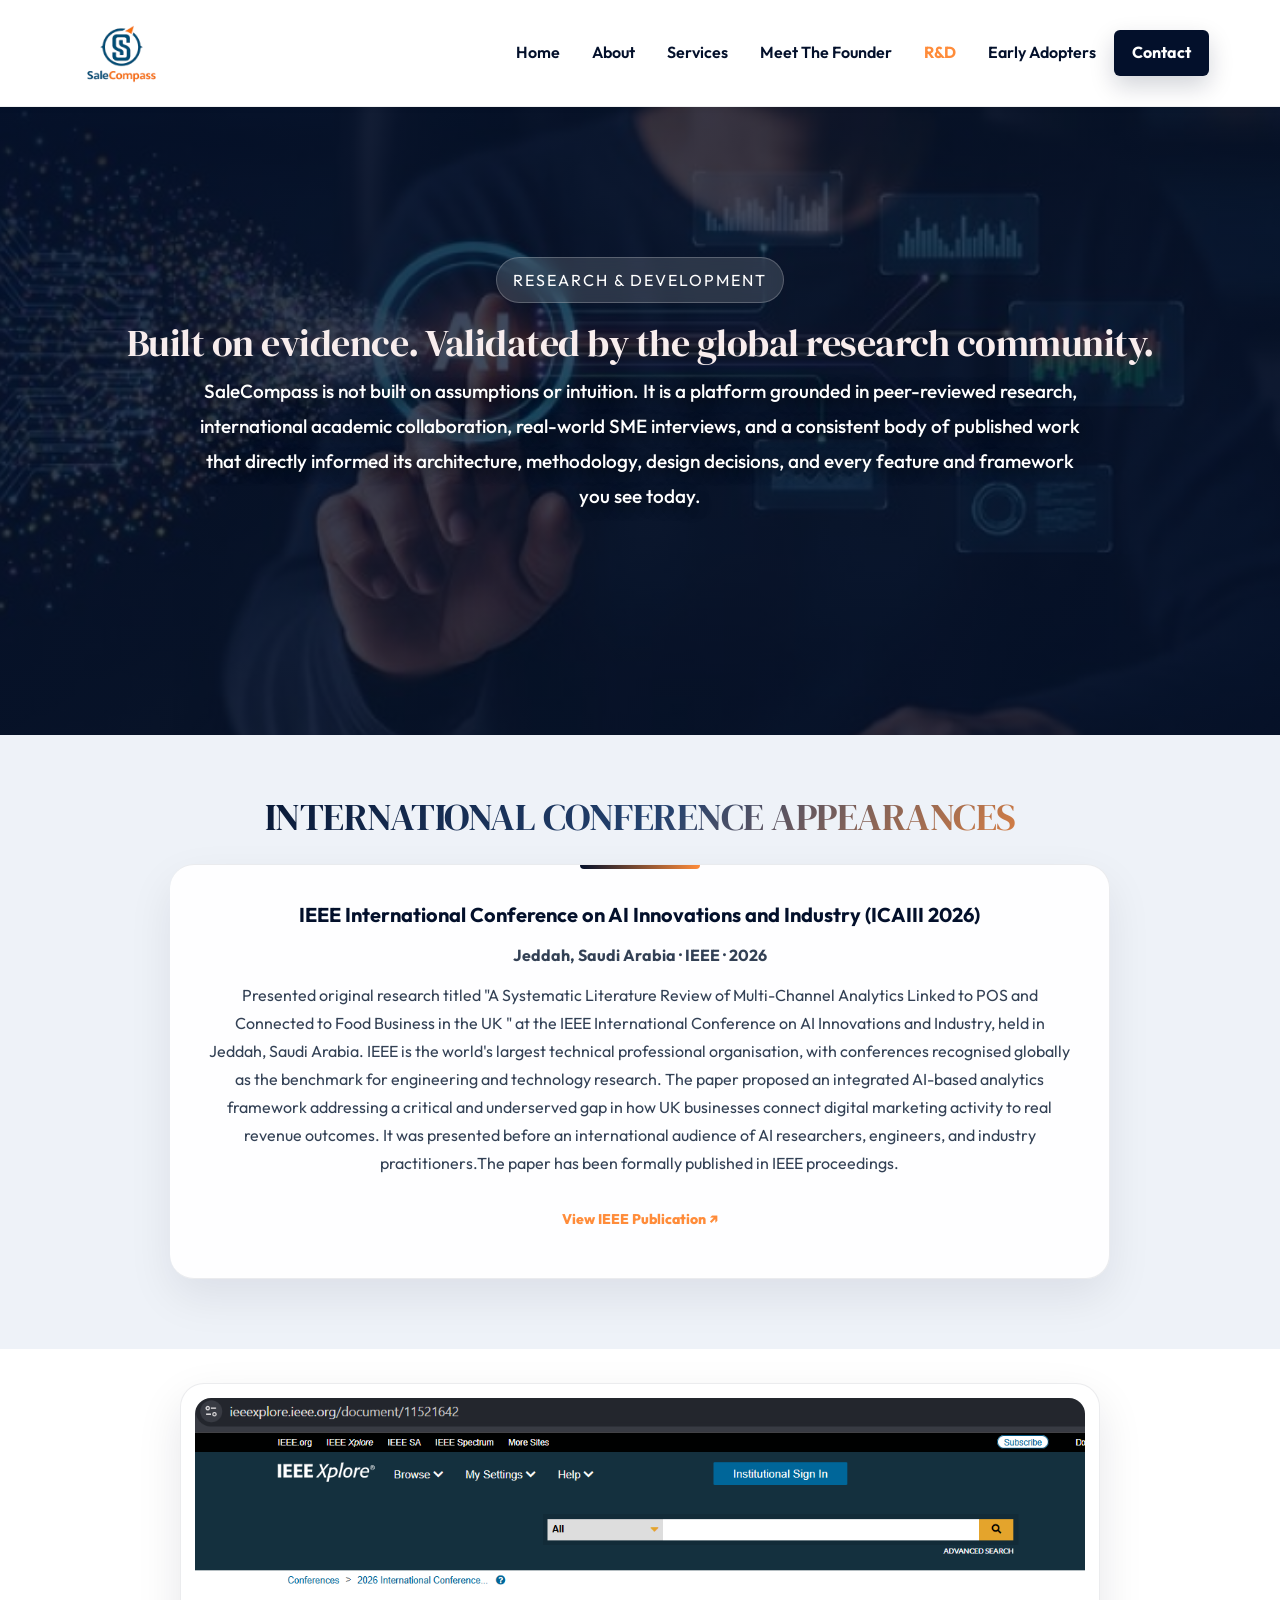
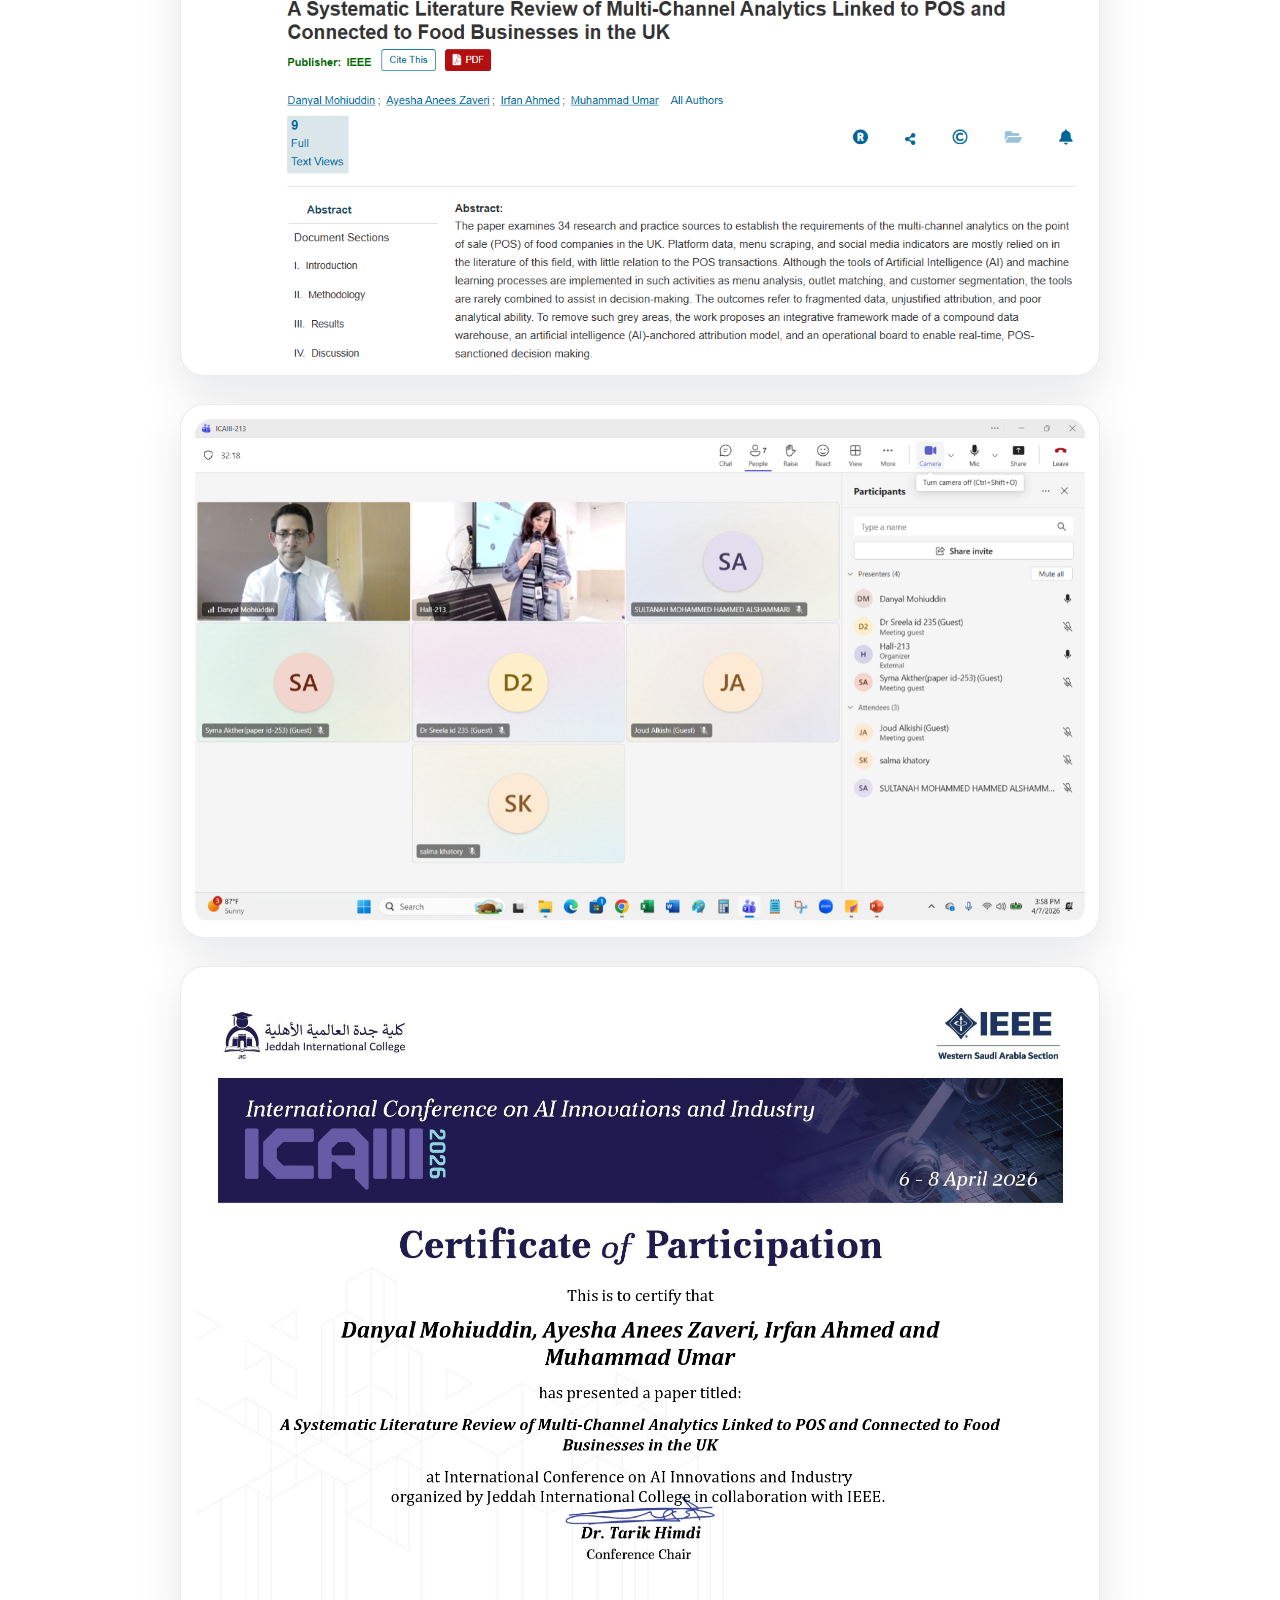
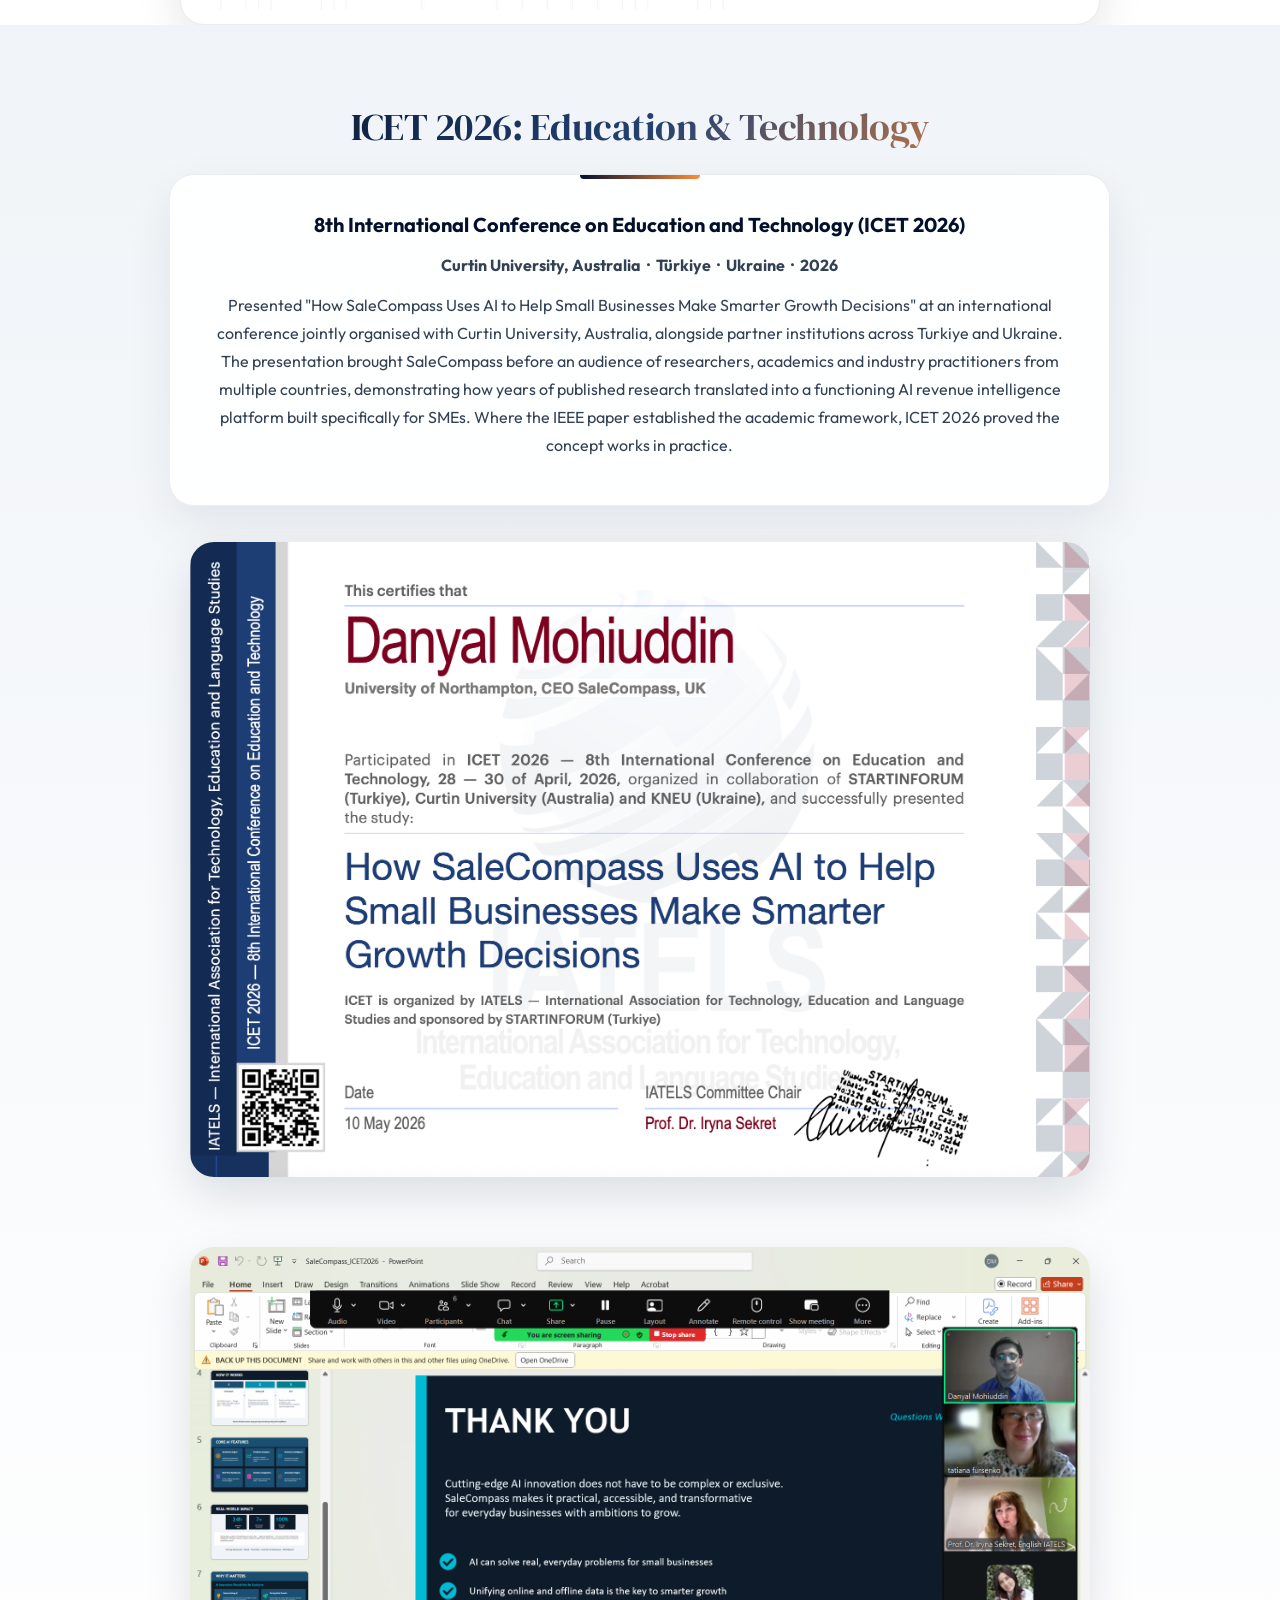
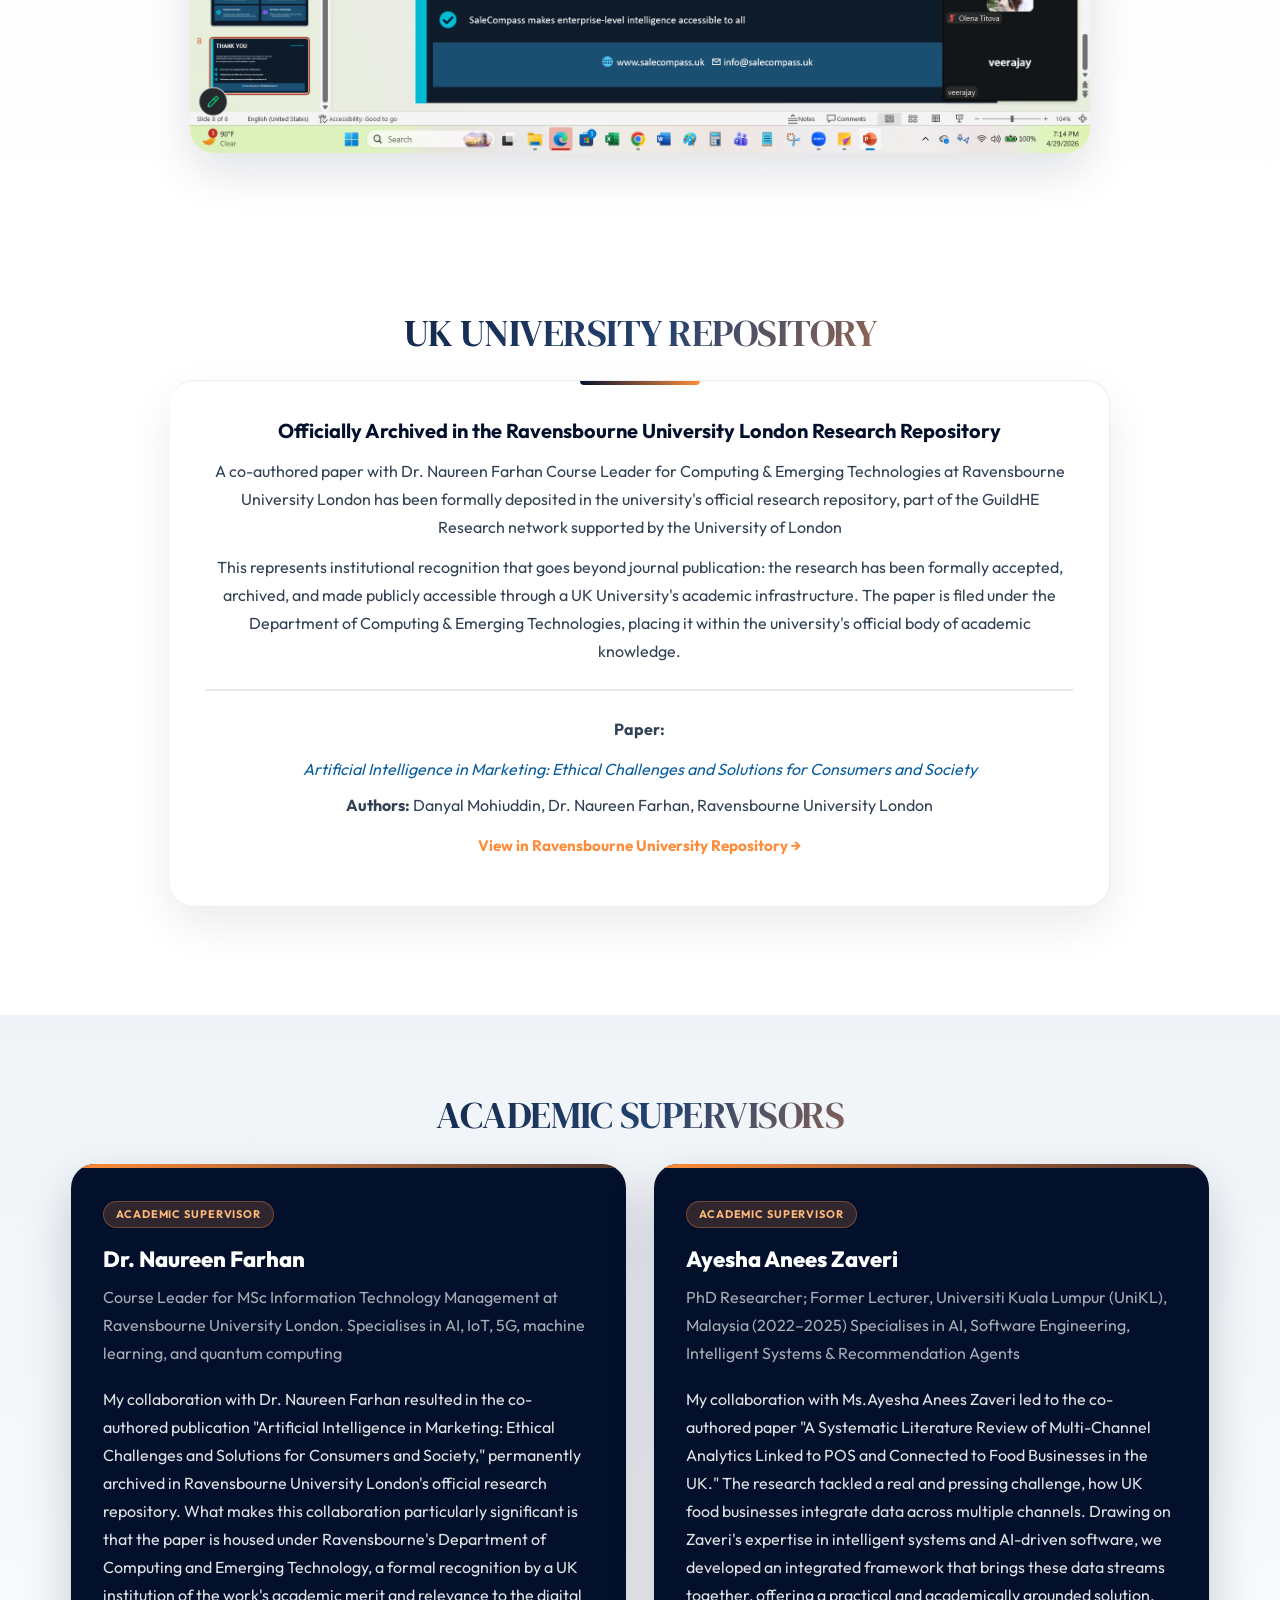
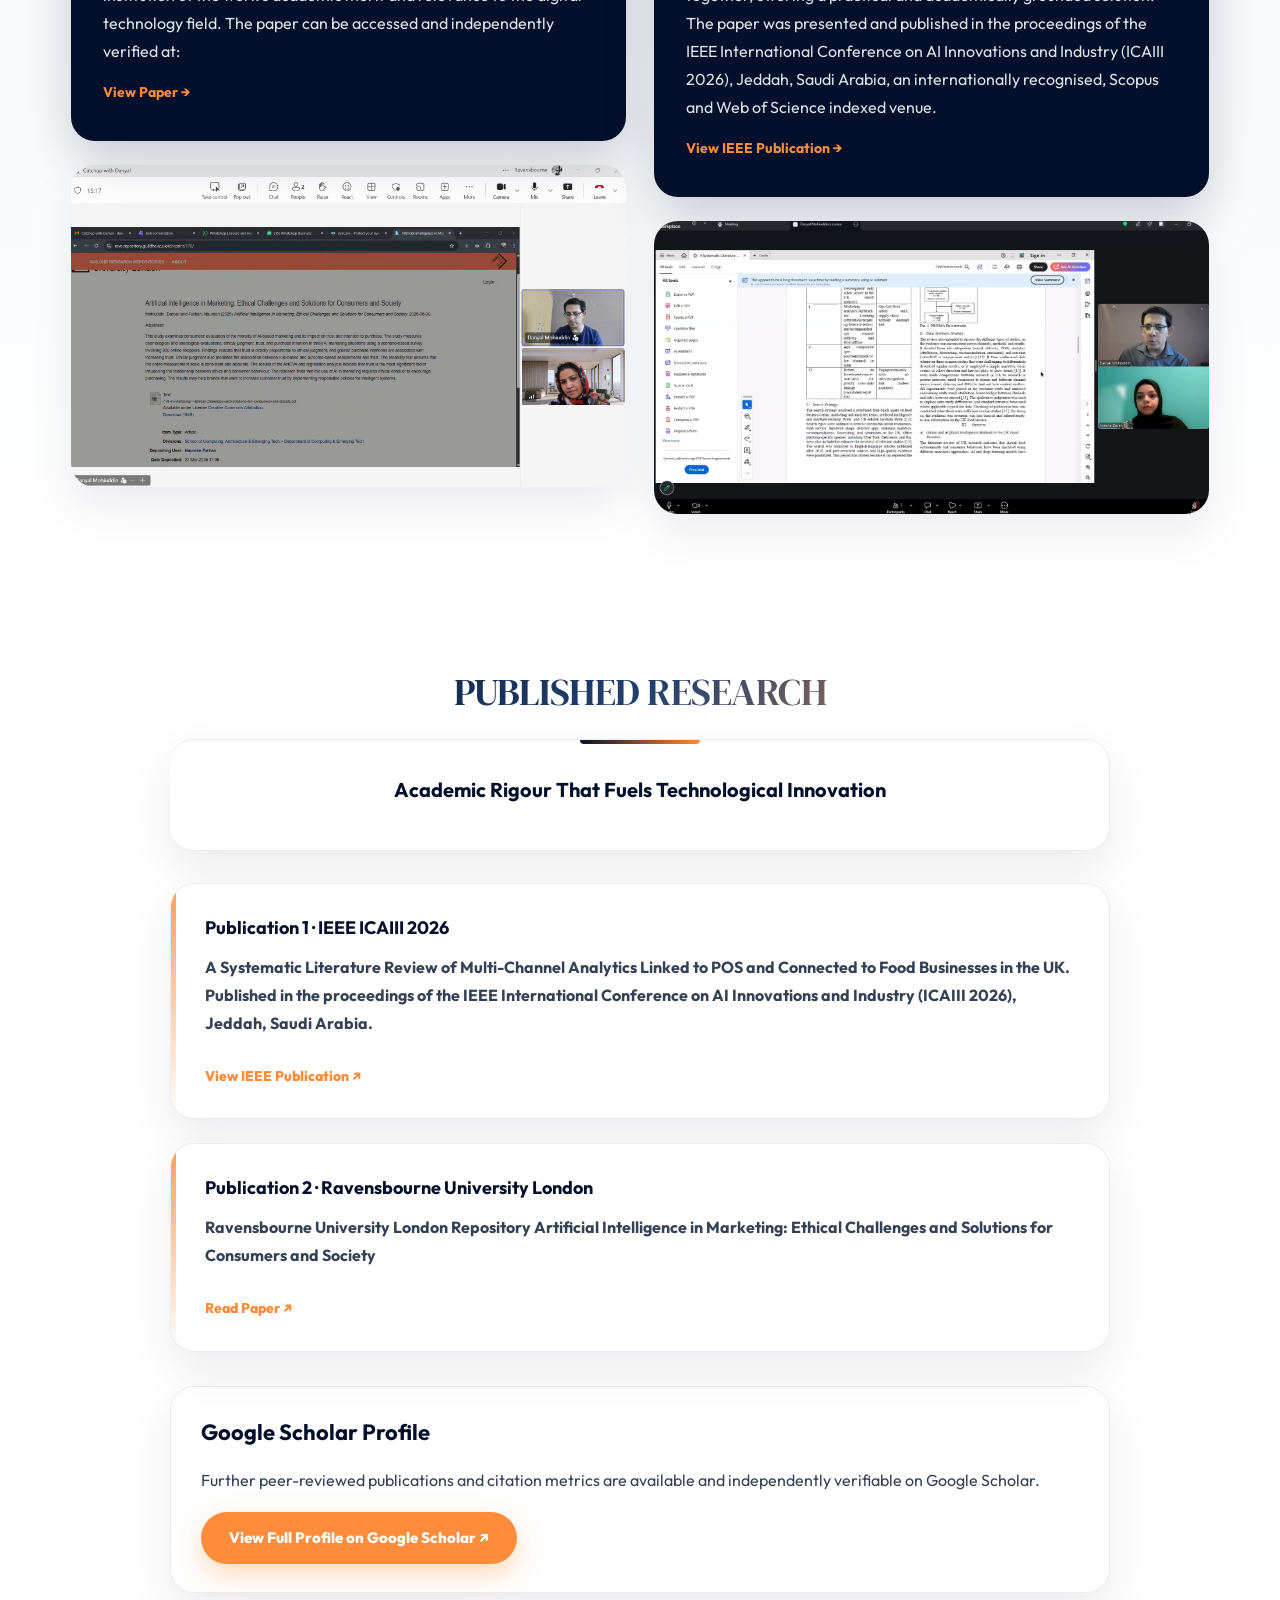
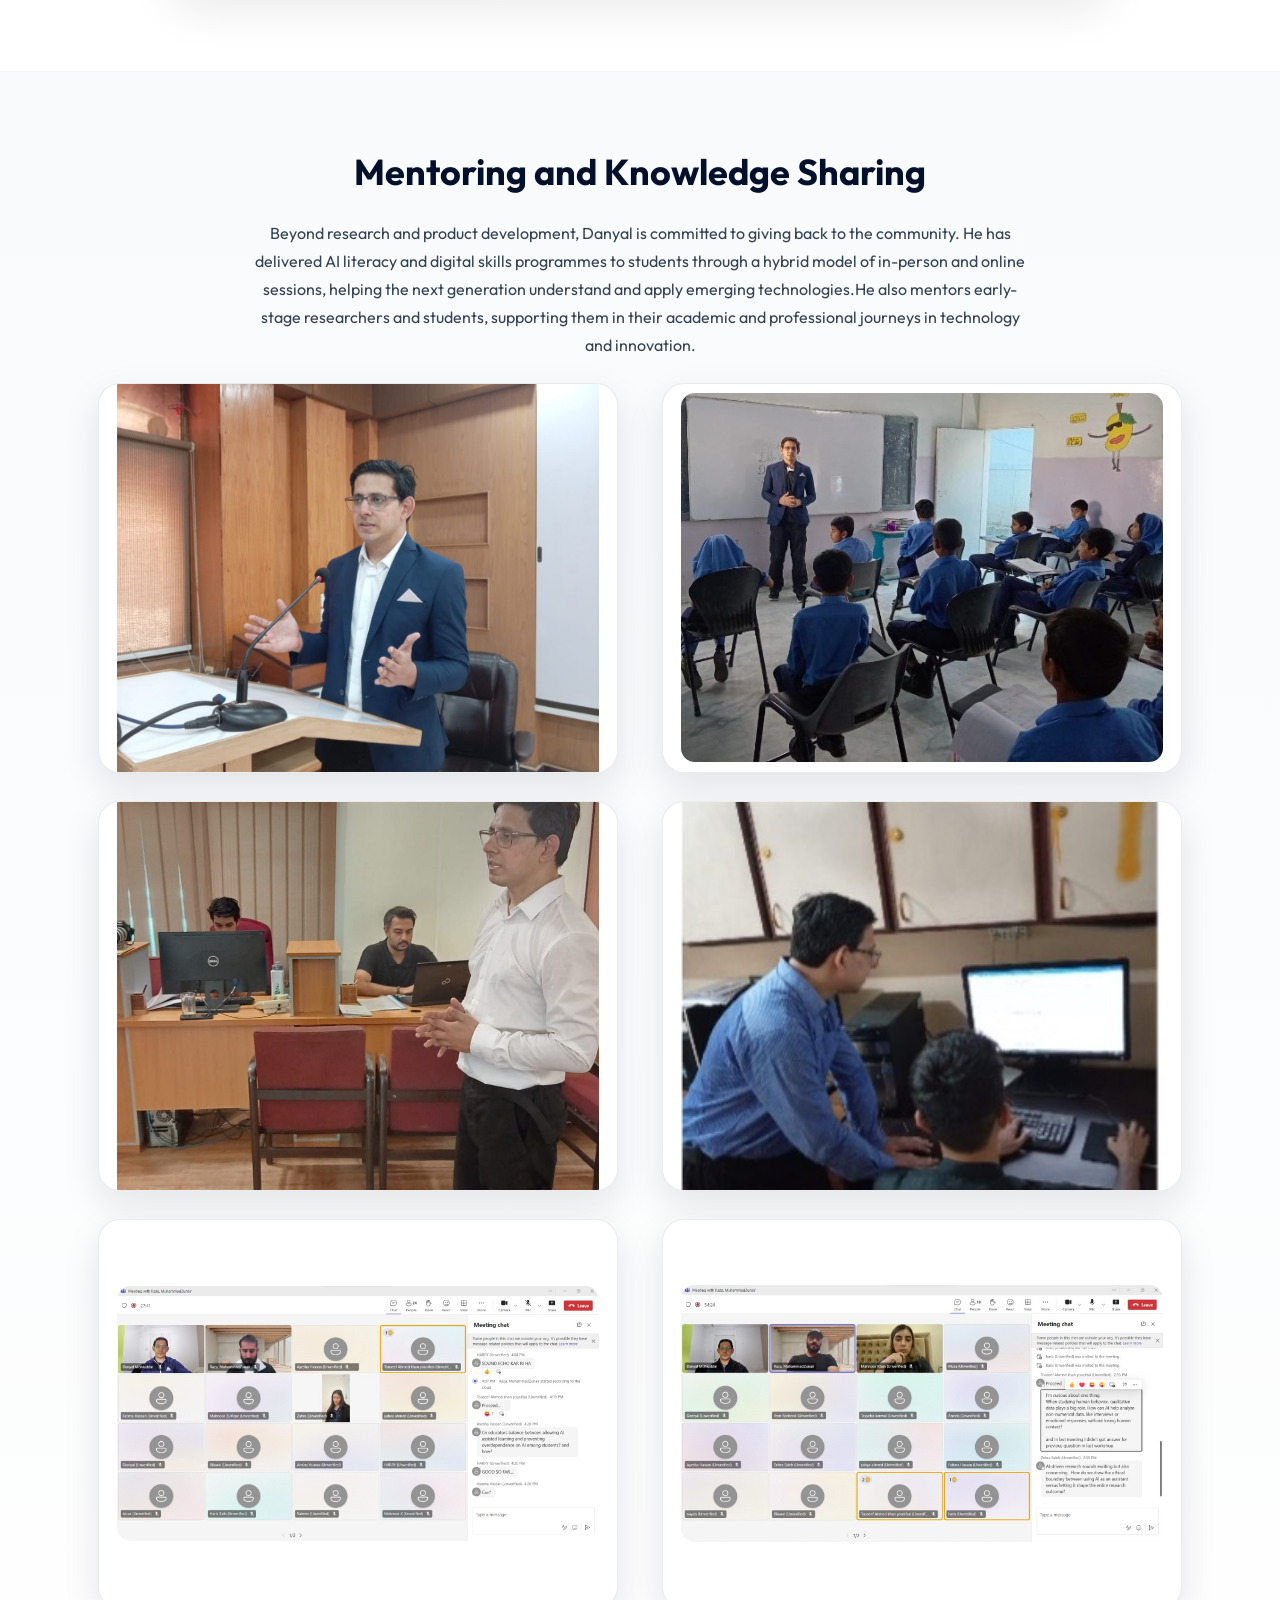
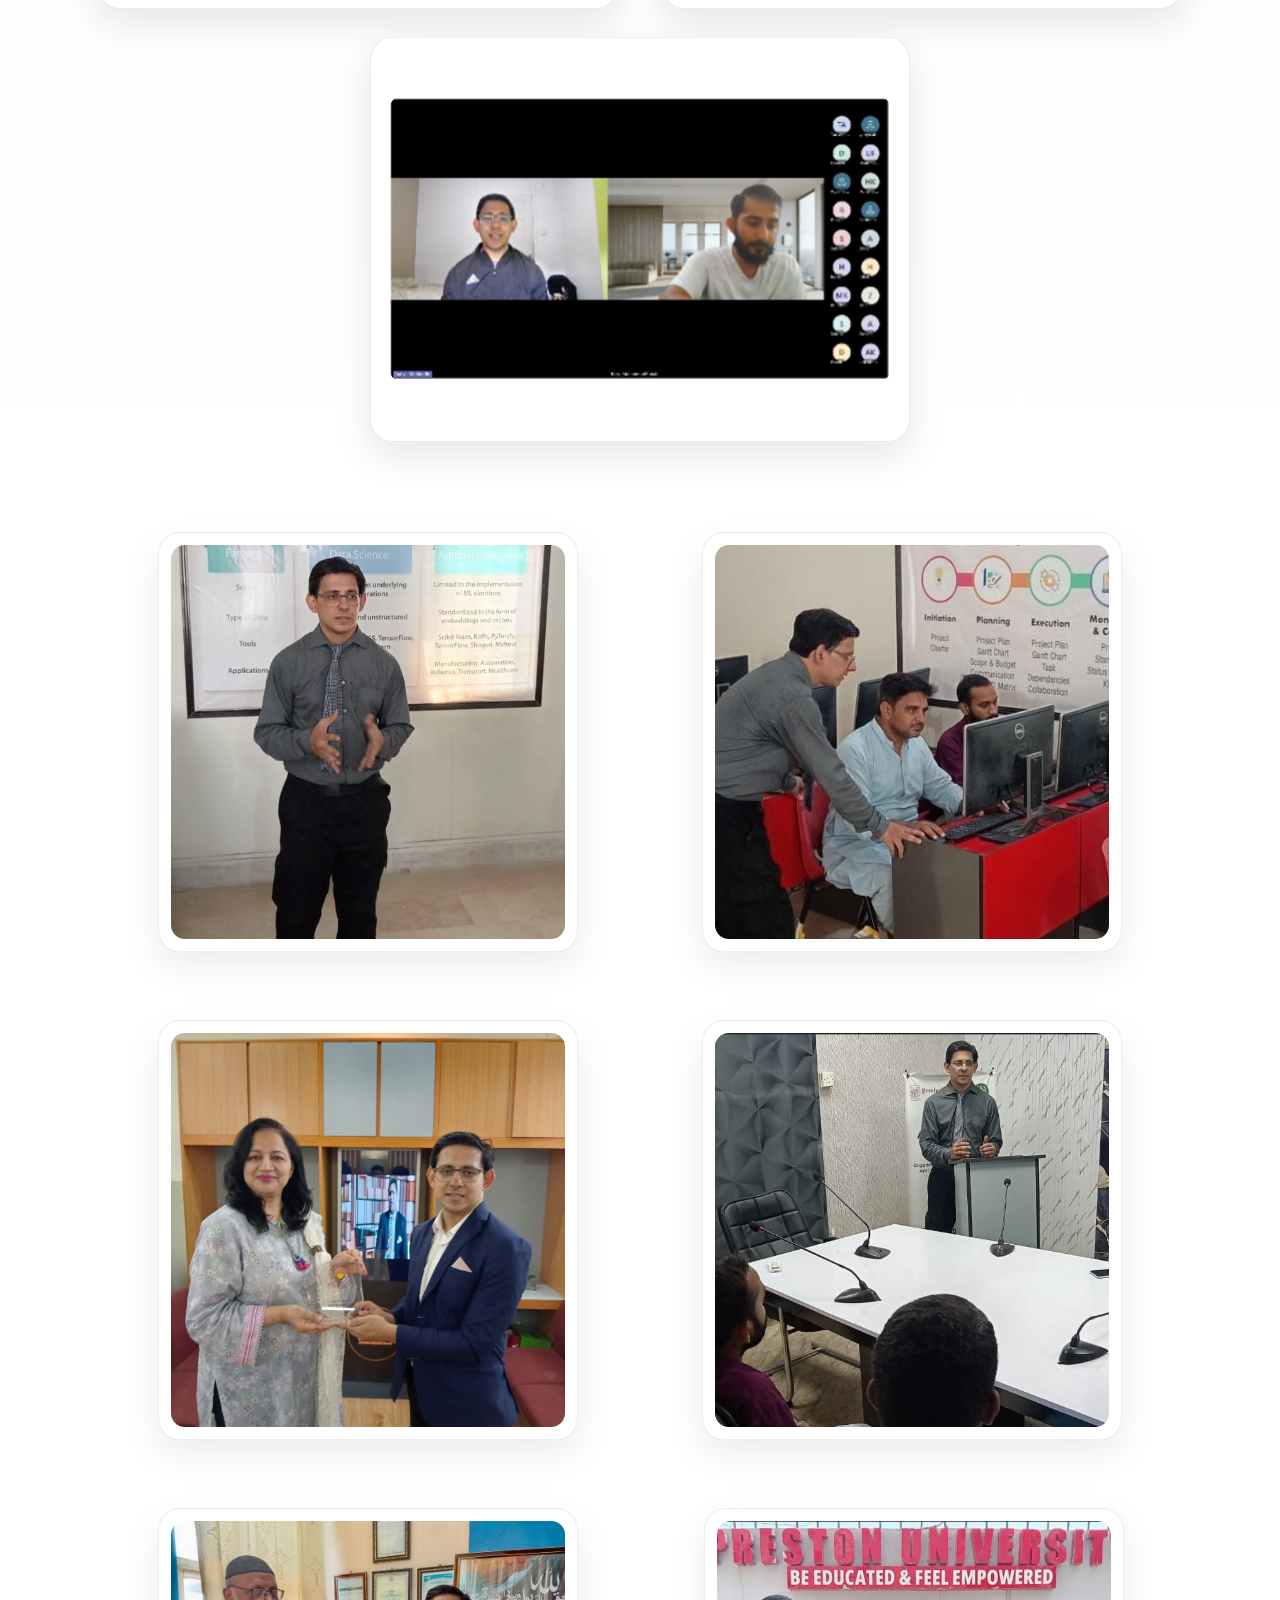
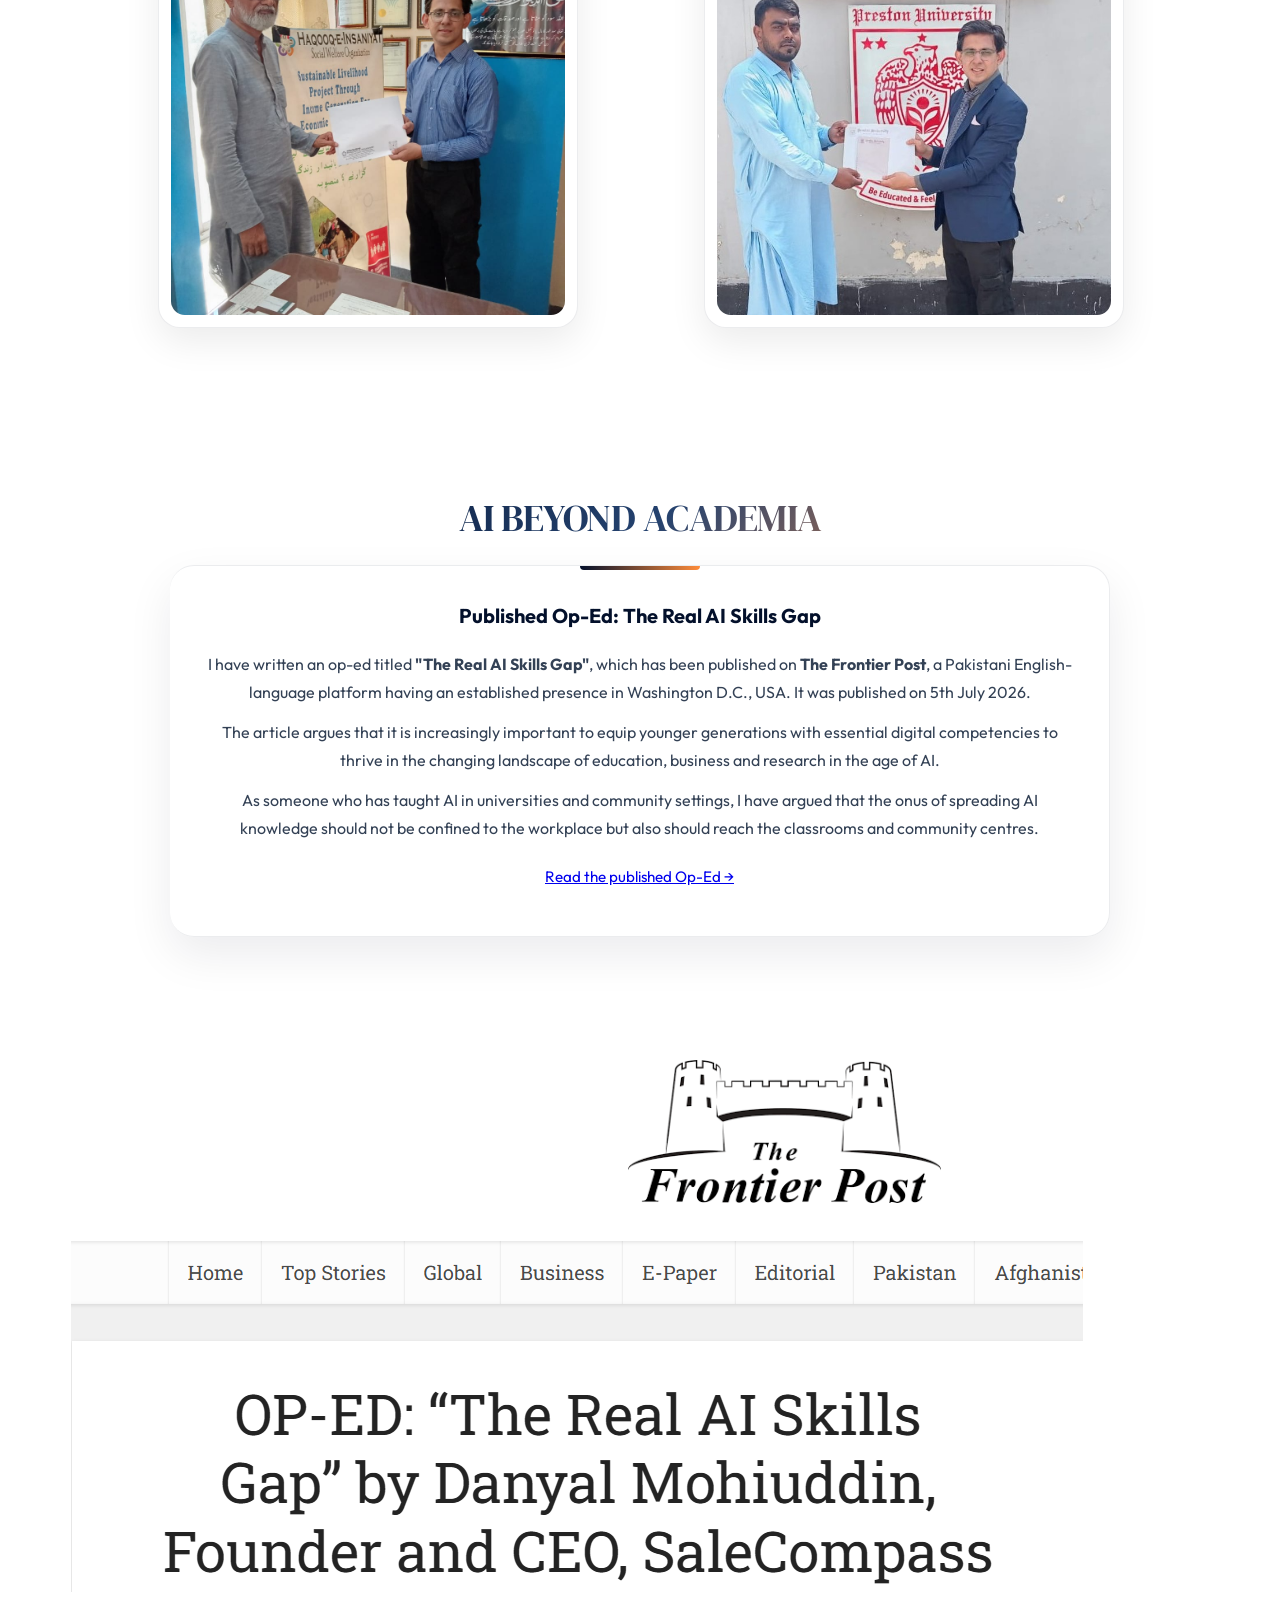
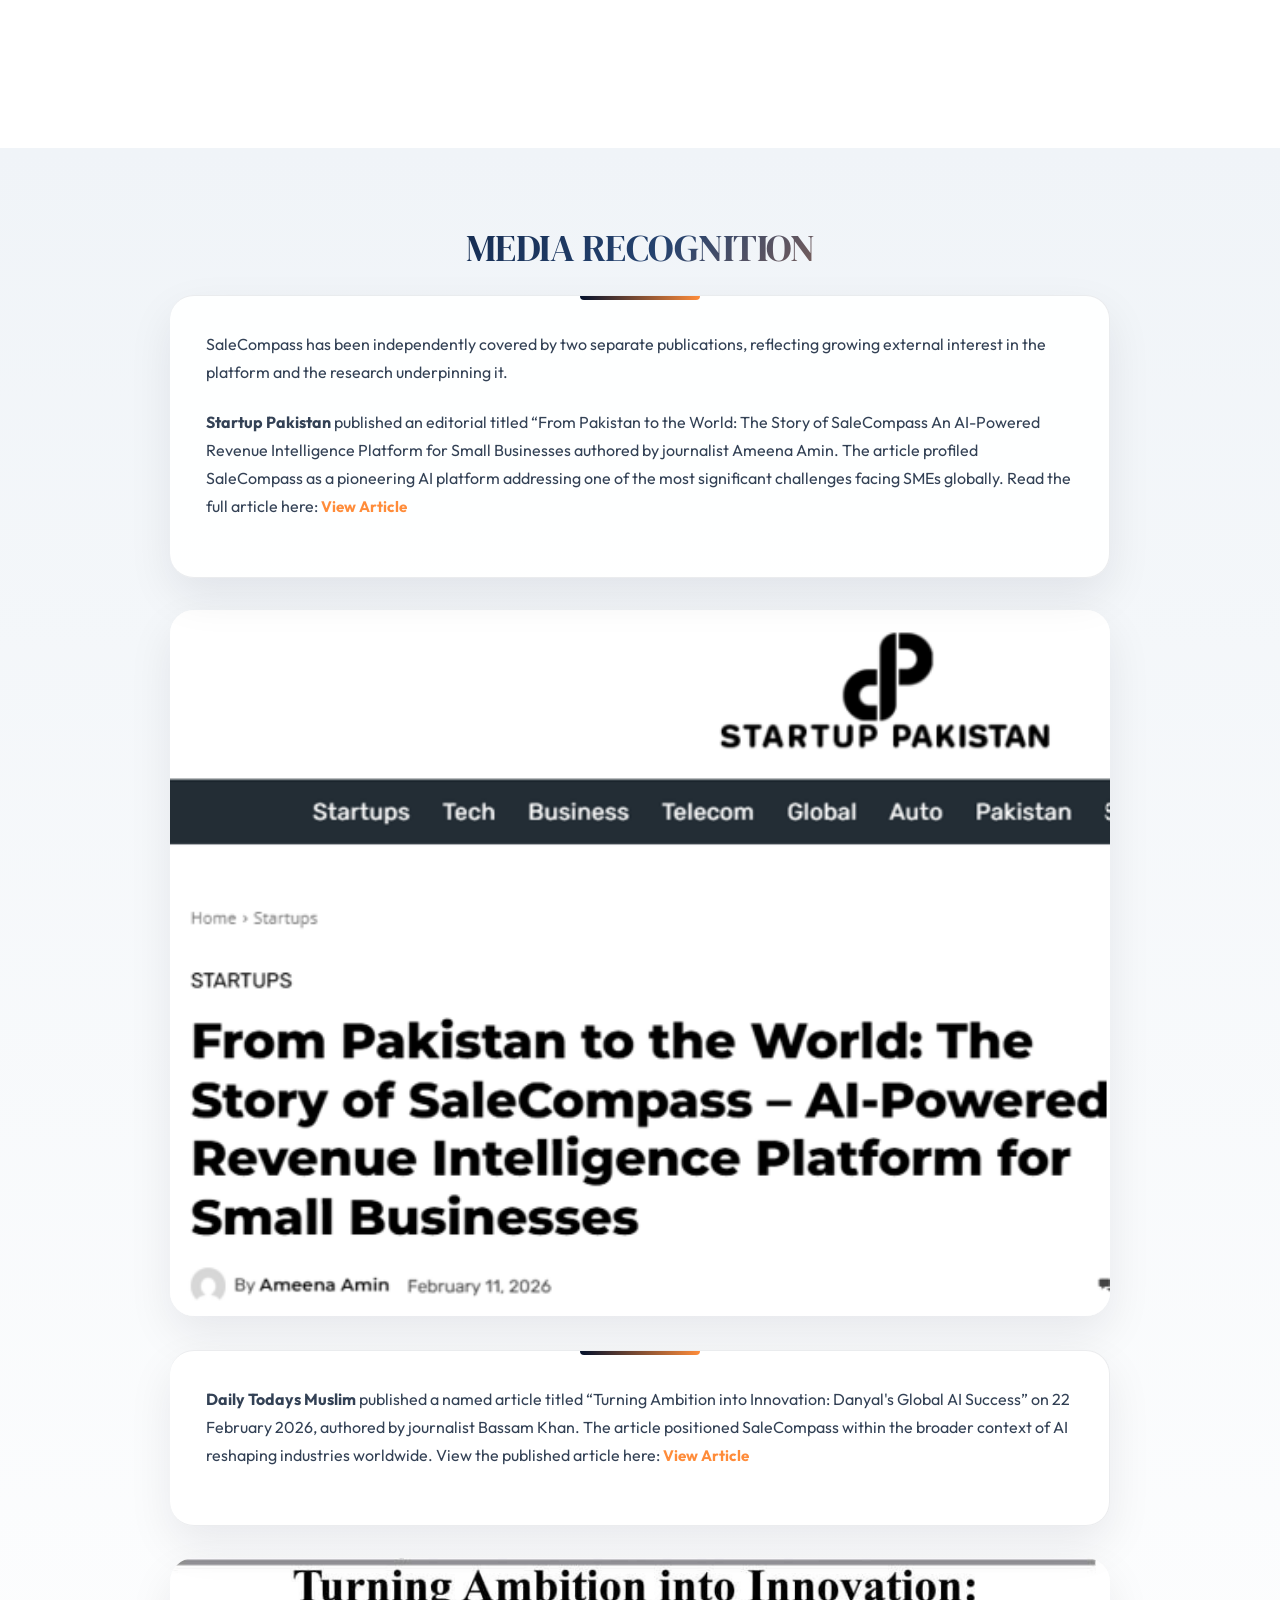
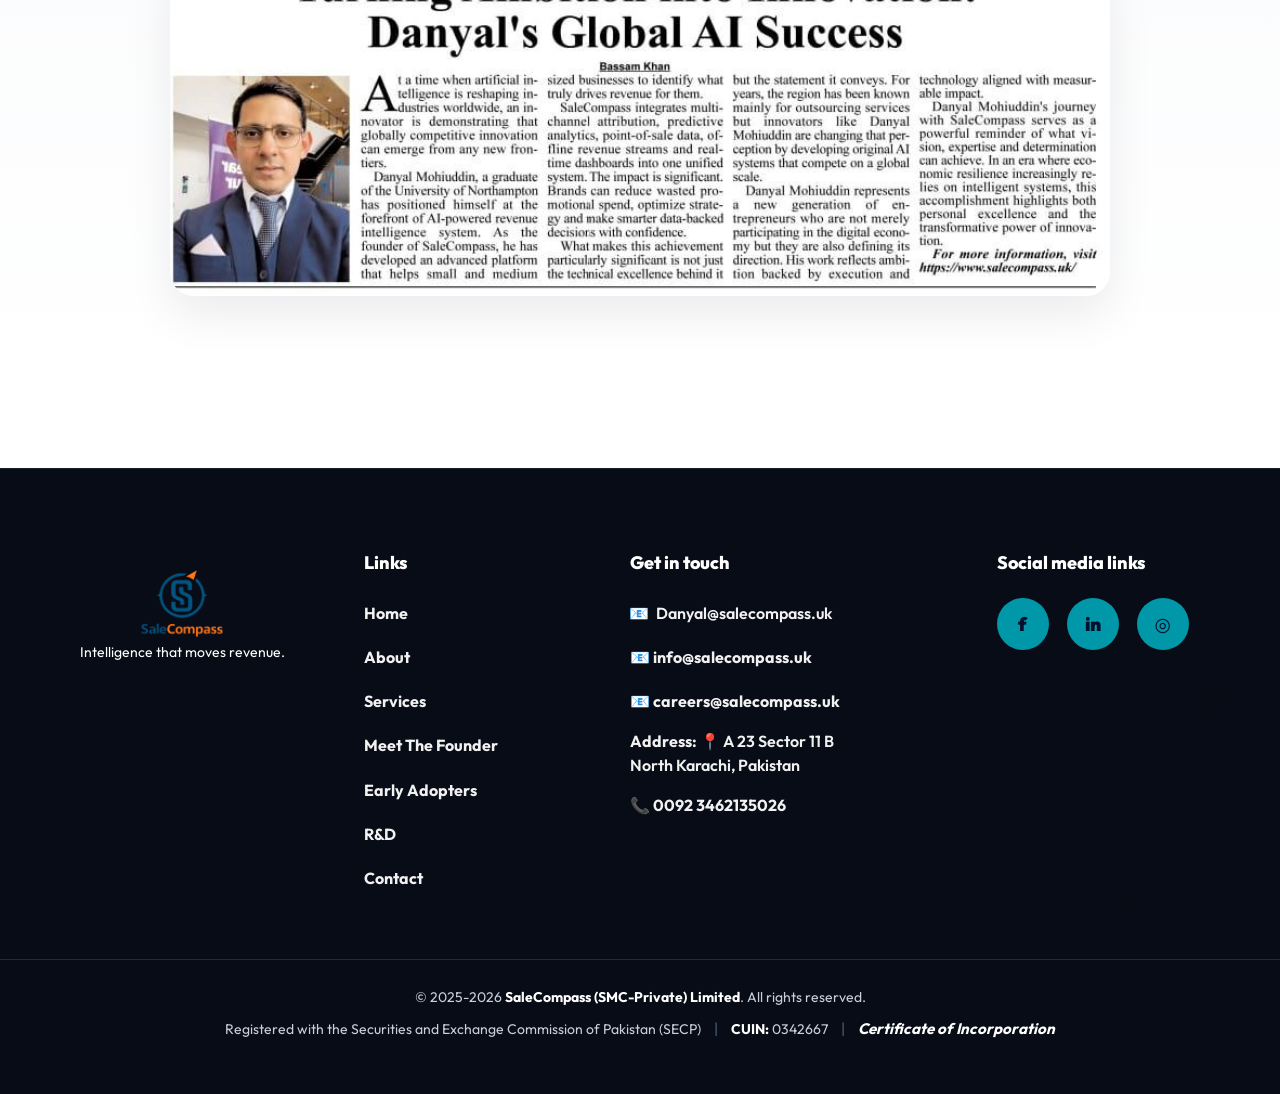
<file: research.html>
<!doctype html>
<html lang="en">
<head>
  <meta charset="utf-8" />
  <meta name="viewport" content="width=device-width, initial-scale=1" />
  <title>Research & Development | SaleCompass</title>
  <link rel="icon" type="image/png" href="assets/img/logo.png">
  <link rel="preconnect" href="https://fonts.googleapis.com">
  <link rel="preconnect" href="https://fonts.gstatic.com" crossorigin>
  <link href="https://fonts.googleapis.com/css2?family=DM+Serif+Display:ital@0;1&family=Outfit:wght@300;400;600;700;800&display=swap" rel="stylesheet">
  <link rel="stylesheet" href="assets/styles.css" />

  <style>
    * { box-sizing: border-box; margin: 0; padding: 0; }
    body { overflow-x: hidden; background: #ffffff; font-family: 'Outfit', system-ui, sans-serif; color: #03102b; }
    img { max-width: 100%; display: block; }

    :root {
      --sc-navy: #03102b;
      --sc-navy-deep: #001437;
      --sc-orange: #ff8c3a;
      --sc-soft-orange: #fff4eb;
      --sc-bg: #f7f9fc;
      --sc-card: #ffffff;
      --sc-border: rgba(3, 16, 43, 0.08);
      --sc-shadow: 0 18px 45px rgba(3, 16, 43, 0.08);
      --sc-shadow-hover: 0 24px 60px rgba(255, 140, 58, 0.18);
    }

    html, body { width: 100%; overflow-x: hidden !important; }

    .container { width: 92%; max-width: 1180px; margin: 0 auto; }

    /* ================= HEADER ================= */
    .site-header {
      padding: 8px 0;
      background: rgba(255,255,255,0.94);
      backdrop-filter: blur(14px);
      box-shadow: 0 10px 30px rgba(3,16,43,0.06);
      border-bottom: 1px solid rgba(3,16,43,0.06);
      position: sticky; top: 0; z-index: 999;
    }
    .nav { display: flex; justify-content: space-between; align-items: center; height: 58px; }
    .logo img { height: 85px; width: auto; object-fit: contain; display: block; }
    nav.menu a {
      padding: 8px 14px; border-radius: 999px; color: #03102b;
      transition: 0.25s ease; text-decoration: none; font-size: 14px; font-weight: 600;
    }
    nav.menu a:hover, nav.menu a.active { background: rgba(255,140,58,0.12); color: var(--sc-orange) !important; }
    nav.menu a.btn.primary {
      background: #03102b; color: #ffffff !important;
      padding: 10px 20px; border-radius: 999px;
      box-shadow: 0 10px 24px rgba(3,16,43,0.18);
    }
    nav.menu a.btn.primary:hover { background: #ff8c3a !important; }
    .menu-toggle { display: none; background: none; border: none; font-size: 22px; cursor: pointer; }

    /* ================ HERO ================ */
    .page-hero {
      position: relative;
      padding: 140px 0 120px;
      background:
        linear-gradient(135deg, rgba(3,16,43,0.92) 0%, rgba(3,16,43,0.55) 48%, rgba(7, 7, 7, 0.28) 100%),
        url("assets/img/R&D.png") center/cover no-repeat;
      text-align: center; color: #f8eded; overflow: hidden;
    }
    .page-hero::after {
      content: ""; position: absolute; inset: auto 0 0;
      height: 90px; pointer-events: none;
    }
    .page-hero .container { position: relative; z-index: 1; }
    .kicker {
      display: inline-flex; align-items: center; justify-content: center;
      margin-bottom: 18px; padding: 8px 16px; border-radius: 999px;
      background: rgba(255,255,255,0.14); border: 1px solid rgba(255,255,255,0.22);
      color: #fff; font-size: 13px; font-weight: 700; letter-spacing: 0.12em;
      text-transform: uppercase; backdrop-filter: blur(10px);
      font-size: 40px;
    }
    .page-hero h1 {
      font-family: 'DM Serif Display', serif;
      max-width: 900px; margin: 0 auto 18px;
      font-size: clamp(38px, 5vw, 66px); line-height: 1.06; letter-spacing: -1px;
    }
    .page-hero p.lead {
      max-width: 720px; margin: 0 auto;
      font-size: clamp(17px,1.8vw,21px); line-height: 1.65; opacity: 0.94; color: #f8eded;
    }

    /* ================ SECTIONS ================ */
    main section { padding: 78px 0; position: relative; }
    main section:nth-of-type(even) { background: linear-gradient(180deg,#f8fafc 0%,#ffffff 100%); }

    .section-title {
      max-width: 930px; margin: 0 auto 26px; text-align: center;
      font-family: 'DM Serif Display', serif;
      font-size: clamp(27px,3vw,42px); line-height: 1.16; letter-spacing: -0.5px;
      background: linear-gradient(135deg,var(--sc-navy) 0%,#24426f 52%,var(--sc-orange) 100%);
      -webkit-background-clip: text; -webkit-text-fill-color: transparent; background-clip: text;
    }

    .section-alt {
      background: linear-gradient(180deg,#ffffff 0%,#f8fafc 100%);
      padding: 64px 0 48px;
    }
    .founder-wrapper {
      max-width: 940px;
      margin: 0 auto;
    }
    .founder-content {
      max-width: 940px;
      margin: 0 auto;
      padding: 32px 40px;
      background: rgba(255,255,255,0.9);
      border: 1px solid var(--sc-border);
      border-radius: 24px;
      box-shadow: var(--sc-shadow);
      text-align: center;
    }
    .founder-content p { font-size: 18px; line-height: 1.8; color: #263347; }

    .photo-gallery-section {
      padding: 60px 0 40px;
      background: #eef2f8;
    }
    .photo-gallery-grid {
      display: grid;
      grid-template-columns: repeat(2, minmax(0, 1fr));
      gap: 24px;
      margin: 28px auto 0;
      max-width: 980px;
    }
    .photo-card {
      background: #ffffff;
      border-radius: 24px;
      overflow: hidden;
      border: 1px solid rgba(3,16,43,0.08);
      box-shadow: var(--sc-shadow);
      transition: transform 0.3s ease, box-shadow 0.3s ease;
    }
    .photo-card:hover {
      transform: translateY(-6px);
      box-shadow: var(--sc-shadow-hover);
    }
    .photo-card img {
      width: 100%;
      height: auto;
      object-fit: contain;
      display: block;
    }
    .photo-card-stack {
      display: grid;
      gap: 20px;
      padding: 24px 0;
    }
    .photo-card-stack img {
      width: 100%;
      height: auto;
      object-fit: contain;
      display: block;
    }
    .repo-photo img,
    .research-collab-photo img {
      width: 100%;
      height: auto;
      display: block;
      object-fit: contain;
    }
    .publication-photo-section {
      padding: 72px 0 40px;
      background: #f8fafc;
    }
    .publication-photo-grid {
      display: grid;
      grid-template-columns: repeat(3, minmax(0, 1fr));
      gap: 24px;
      margin-top: 24px;
    }
    .publication-photo-grid .photo-card img {
      width: 100%;
      height: auto;
      object-fit: contain;
      display: block;
    }
    .publication-photo-heading {
      text-align: center;
      max-width: 860px;
      margin: 0 auto 20px;
      color: #03102b;
      font-size: clamp(24px, 3vw, 32px);
      font-weight: 700;
    }

    /* ================ CARDS ================ */
    .info-card {
      background: rgba(255,255,255,0.92); border: 1px solid var(--sc-border);
      border-radius: 24px; box-shadow: var(--sc-shadow);
      padding: 34px 36px; transition: all 0.35s ease;
    }
    .info-card:hover {
      transform: translateY(-6px);
      background: linear-gradient(135deg,#ffffff 0%,var(--sc-soft-orange) 100%);
      box-shadow: var(--sc-shadow-hover);
    }
    .info-card h3 { color: var(--sc-navy); font-size: 20px; margin-bottom: 10px; font-weight: 700; }
    .info-card p { color: #334155; line-height: 1.78; margin-bottom: 12px; }

    .intro-card {
      max-width: 940px; margin: 0 auto 32px;
      text-align: center; position: relative; overflow: hidden;
      border-left: 0 !important;
    }
    .intro-card::before {
      content: ""; position: absolute; left: 50%; top: 0;
      width: 120px; height: 4px; transform: translateX(-50%);
      border-radius: 0 0 999px 999px;
      background: linear-gradient(90deg,var(--sc-navy),var(--sc-orange));
    }

    .two-col {
  display: grid; grid-template-columns: 1fr 420px;
  gap: 30px; align-items: stretch;
}

    /* ================ IEEE ICET PHOTO SECTION ================ */
    /* Full-bleed attractive ICET image display */
    .icet-section-inner {
      max-width: 900px; margin: 0 auto;
    }
    .icet-text-card {
      background: rgba(255,255,255,0.92); border: 1px solid var(--sc-border);
      border-radius: 24px; box-shadow: var(--sc-shadow);
      padding: 36px 40px; margin-bottom: 36px;
      transition: all 0.35s ease;
    }
    .icet-text-card:hover {
      transform: translateY(-5px); box-shadow: var(--sc-shadow-hover);
      background: linear-gradient(135deg,#ffffff 0%,var(--sc-soft-orange) 100%);
    }
    .icet-text-card p { color: #334155; line-height: 1.78; margin-bottom: 14px; }
    .icet-text-card p:last-child { margin-bottom: 0; }

    /* The conference photo frame */
    .icet-photo-showcase {
      position: relative; border-radius: 28px; overflow: hidden;
      box-shadow: 0 32px 80px rgba(3,16,43,0.22);
      background: #001437;
      max-width: 780px;
      margin: 0 auto;
    }
    .icet-photo-showcase img {
      width: 100%;
      height: auto;
      object-fit: contain;
      object-position: center;
      display: block;
      transition: transform 0.6s ease;
    }
    .icet-photo-showcase:hover img { transform: scale(1.02); }
    .icet-photo-caption {
      position: absolute; bottom: 0; left: 0; right: 0;
      padding: 28px 32px;
      background: linear-gradient(0deg, rgba(3,16,43,0.92) 0%, rgba(3,16,43,0.6) 60%, transparent 100%);
      color: #ffffff;
    }
    .icet-photo-caption strong {
      display: block; font-size: 17px; font-weight: 700; margin-bottom: 4px;
    }
    .icet-photo-caption span { font-size: 14px; opacity: 0.82; }

    /* Badge strip on the photo */
    .icet-badge-strip {
      display: flex; flex-wrap: wrap; gap: 10px; margin-top: 14px;
    }
    .icet-badge {
      padding: 5px 14px; border-radius: 999px;
      background: rgba(255,140,58,0.25); border: 1px solid rgba(255,140,58,0.5);
      color: #ffb97a; font-size: 12px; font-weight: 700; letter-spacing: 0.06em;
    }

    /* ================ IEEE PHOTO (right col) ================ */
   .icet-photo-wrap {
  width: 100%; border-radius: 22px; overflow: hidden;
  box-shadow: 0 18px 45px rgba(3,16,43,0.14);
  border: 1px solid var(--sc-border); background: transparent;
  height: auto;
}
.icet-photo-wrap img {
  width: 100%; height: 100%;;
  object-fit: contain; display: block;
}

    /* ================ PUBLICATIONS ================ */
    .pub-list {
      display: grid; grid-template-columns: repeat(2,minmax(0,1fr));
      gap: 24px; margin-top: 26px;
    }
    .pub-card {
      background: rgba(255,255,255,0.92); border: 1px solid var(--sc-border);
      border-radius: 24px; box-shadow: var(--sc-shadow);
      padding: 30px; transition: all 0.35s ease;
      position: relative; overflow: hidden;
    }
    .pub-card::before {
      content: ""; position: absolute; inset: 0 auto auto 0;
      width: 5px; height: 100%;
      background: linear-gradient(180deg,var(--sc-orange),rgba(255,140,58,0));
      opacity: 0.85;
    }
    .pub-card:hover {
      transform: translateY(-6px); box-shadow: var(--sc-shadow-hover);
      background: linear-gradient(135deg,#ffffff 0%,var(--sc-soft-orange) 100%);
    }
    .pub-card h4 { color: var(--sc-navy); font-size: 18px; margin-bottom: 10px; font-weight: 700; }
    .pub-card p { color: #334155; line-height: 1.75; margin-bottom: 8px; }

    .publication-full {
      max-height: 0; overflow: hidden; display: none;
      transition: max-height 0.4s ease; color: #334155; line-height: 1.7;
      margin-top: 10px;
    }

    .pub-link {
      display: inline-flex; align-items: center; gap: 6px;
      margin-top: 14px; color: var(--sc-orange); font-weight: 800;
      text-decoration: none; cursor: pointer; font-size: 14px;
      transition: gap 0.2s ease;
    }
    .pub-link:hover { gap: 10px; }

    /* External link style */
    .pub-ext-link {
      display: inline-flex; align-items: center; gap: 6px;
      margin-top: 14px; color: var(--sc-orange); font-weight: 800;
      text-decoration: none; font-size: 14px; transition: gap 0.2s ease;
    }
    .pub-ext-link:hover { gap: 10px; }

    .highlights {
      display: grid; grid-template-columns: repeat(3,minmax(0,1fr));
      gap: 22px; margin-top: 30px;
    }
    .highlight-card {
      background: rgba(255,255,255,0.92); border: 1px solid var(--sc-border);
      border-radius: 24px; box-shadow: var(--sc-shadow);
      padding: 28px 28px 28px 32px;
      transition: all 0.35s ease; position: relative; overflow: hidden;
      min-height: 170px;
    }
    .highlight-card::before {
      content: ""; position: absolute; inset: 0 auto auto 0;
      width: 5px; height: 100%;
      background: linear-gradient(180deg,var(--sc-orange),rgba(255,140,58,0));
      opacity: 0.85;
    }
    .highlight-card:hover {
      transform: translateY(-6px); box-shadow: var(--sc-shadow-hover);
      background: linear-gradient(135deg,#ffffff 0%,var(--sc-soft-orange) 100%);
    }
    .highlight-card h4 { color: var(--sc-navy); font-size: 18px; margin-bottom: 10px; font-weight: 700; }
    .highlight-card p { color: #334155; line-height: 1.75; }

    /* ================ CONFERENCE STAT STRIP ================ */
    .conf-stats {
      display: flex; gap: 0; margin: 32px 0 0;
      border-radius: 20px; overflow: hidden;
      box-shadow: 0 12px 36px rgba(3,16,43,0.12);
    }
    .conf-stat {
      flex: 1; padding: 24px 20px; text-align: center;
      background: var(--sc-navy); color: #ffffff;
      border-right: 1px solid rgba(255,255,255,0.08);
    }
    .conf-stat:last-child { border-right: none; }
    .conf-stat:hover { background: var(--sc-orange); }
    .conf-stat strong { display: block; font-size: 26px; font-weight: 800; margin-bottom: 4px; }
    .conf-stat span { font-size: 12px; opacity: 0.75; letter-spacing: 0.08em; text-transform: uppercase; }

    /* ================ FOOTER ================ */
    footer.site-footer {
      position: relative; background: linear-gradient(135deg,#001437 0%,#03102b 100%);
      color: #ffffff; padding-top: 40px; padding-bottom: 50px;
      border-top: 1px solid rgba(255,255,255,0.08);
    }
    .footer-grid { display: grid; grid-template-columns: repeat(auto-fit,minmax(220px,1fr)); gap: 40px; align-items: start; }
    .footer-grid > div:first-child { display: flex; flex-direction: column; align-items: center; text-align: center; }
    .logo-img { height: 120px; width: auto; object-fit: contain; display: block; margin-bottom: 6px; }
    .footer-description { font-size: 12px; color: #ffffff; margin-top: -10px; line-height: 1.3; max-width: 260px; }
    .footer-links a { color: #f0eeec; text-decoration: none; font-weight: bold; transition: color 0.25s ease; }
    .footer-links a:hover { color: #ffffff; }
    .tiny { color: #ff8c3a; text-align: center; margin-top: 20px; font-size: 16px; }
    .footer-watermark { position: absolute; right: -20px; top: 50%; transform: translateY(-50%); height: 260px; opacity: 0.09; pointer-events: none; }

    /* ================ SUPERVISORS ================ */
    .supervisor-grid {
      display: grid; grid-template-columns: repeat(2,minmax(0,1fr));
      gap: 28px; margin-top: 28px;
    }
    .supervisor-card {
      background: var(--sc-navy); color: #ffffff;
      border-radius: 24px; padding: 36px 32px;
      box-shadow: 0 20px 50px rgba(3,16,43,0.2);
      transition: all 0.35s ease; position: relative; overflow: hidden;
    }
    .supervisor-card::before {
      content: ""; position: absolute; top: 0; left: 0; right: 0; height: 4px;
      background: linear-gradient(90deg,var(--sc-orange),rgba(255,140,58,0.3));
    }
    .supervisor-card:hover { background: #0a1f4e; transform: translateY(-6px); box-shadow: 0 28px 60px rgba(3,16,43,0.3); }
    .supervisor-tag {
      display: inline-block; padding: 4px 12px; border-radius: 999px;
      background: rgba(255,140,58,0.18); border: 1px solid rgba(255,140,58,0.35);
      color: #ffb97a; font-size: 11px; font-weight: 700; letter-spacing: 0.08em;
      text-transform: uppercase; margin-bottom: 14px;
    }
    .supervisor-card h3 { font-size: 22px; font-weight: 800; margin-bottom: 6px; color: #ffffff; }
    .supervisor-card .role { font-size: 13px; color: rgba(255,255,255,0.65); margin-bottom: 18px; line-height: 1.5; }
    .supervisor-card p { font-size: 15px; line-height: 1.75; color: rgba(255,255,255,0.88); margin-bottom: 14px; }
    .supervisor-card a { color: var(--sc-orange); font-weight: 700; text-decoration: none; font-size: 14px; }
    .supervisor-card a:hover { color: #ffb97a; }

    /* ================ CITATION IMPACT ================ */
    .citation-box {
      max-width: 860px; margin: 0 auto;
      background: linear-gradient(135deg,var(--sc-navy) 0%,#0d2254 100%);
      border-radius: 28px; padding: 48px 44px;
      box-shadow: 0 24px 60px rgba(3,16,43,0.22);
      text-align: center; position: relative; overflow: hidden;
    }
    .citation-box::before {
      content: ""; position: absolute; inset: 0;
      background: radial-gradient(circle at 80% 20%,rgba(255,140,58,0.12),transparent 60%);
      pointer-events: none;
    }
    .citation-box h3 { color: #ffffff; font-size: 24px; font-weight: 800; margin-bottom: 12px; }
    .citation-box p { color: rgba(255,255,255,0.78); line-height: 1.7; margin-bottom: 28px; font-size: 16px; }
    .citation-btn {
      display: inline-flex; align-items: center; gap: 8px;
      padding: 14px 28px; border-radius: 999px;
      background: var(--sc-orange); color: #ffffff;
      font-weight: 800; font-size: 15px; text-decoration: none;
      box-shadow: 0 10px 28px rgba(255,140,58,0.35);
      transition: all 0.3s ease;
    }
    .citation-btn:hover { background: #e6742a; transform: translateY(-3px); box-shadow: 0 16px 36px rgba(255,140,58,0.4); }

    /* ================ OP-ED & MEDIA ================ */
    .oped-card {
      max-width: 860px; margin: 0 auto;
      background: rgba(255,255,255,0.92); border: 1px solid var(--sc-border);
      border-radius: 24px; box-shadow: var(--sc-shadow);
      padding: 36px 40px; transition: all 0.35s ease;
      position: relative; overflow: hidden;
    }
    .oped-card::before {
      content: ""; position: absolute; left: 0; top: 0; bottom: 0;
      width: 5px; background: linear-gradient(180deg,var(--sc-orange),rgba(255,140,58,0));
    }
    .oped-card:hover { transform: translateY(-5px); box-shadow: var(--sc-shadow-hover); background: linear-gradient(135deg,#ffffff,var(--sc-soft-orange)); }
    .oped-card .outlet-tag {
      display: inline-block; padding: 4px 12px; border-radius: 999px;
      background: rgba(255,140,58,0.1); border: 1px solid rgba(255,140,58,0.25);
      color: var(--sc-orange); font-size: 11px; font-weight: 700; letter-spacing: 0.08em;
      text-transform: uppercase; margin-bottom: 14px;
    }
    .oped-card h3 { color: var(--sc-navy); font-size: 20px; font-weight: 800; margin-bottom: 10px; }
    .oped-card p { color: #334155; line-height: 1.78; margin-bottom: 14px; }
    .oped-card a.read-link { color: var(--sc-orange); font-weight: 800; text-decoration: none; font-size: 14px; }
    .oped-card a.read-link:hover { text-decoration: underline; }

    .media-grid {
      display: grid; grid-template-columns: repeat(2,minmax(0,1fr));
      gap: 24px; margin-top: 0;
    }
    .media-card {
      background: rgba(255,255,255,0.92); border: 1px solid var(--sc-border);
      border-radius: 24px; box-shadow: var(--sc-shadow);
      padding: 32px 28px; transition: all 0.35s ease;
      position: relative; overflow: hidden;
    }
    .media-card::before {
      content: ""; position: absolute; left: 0; top: 0; bottom: 0;
      width: 5px; background: linear-gradient(180deg,var(--sc-orange),rgba(255,140,58,0));
    }
    .media-card:hover { transform: translateY(-6px); box-shadow: var(--sc-shadow-hover); background: linear-gradient(135deg,#ffffff,var(--sc-soft-orange)); }
    .media-card .outlet-tag {
      display: inline-block; padding: 4px 12px; border-radius: 999px;
      background: rgba(255,140,58,0.1); border: 1px solid rgba(255,140,58,0.25);
      color: var(--sc-orange); font-size: 11px; font-weight: 700; letter-spacing: 0.08em;
      text-transform: uppercase; margin-bottom: 14px;
    }
    .media-card .date { font-size: 12px; color: #94a3b8; margin-bottom: 10px; }
    .media-card h3 { color: var(--sc-navy); font-size: 17px; font-weight: 800; margin-bottom: 10px; line-height: 1.4; }
    .media-card p { color: #334155; line-height: 1.75; margin-bottom: 14px; font-size: 14px; }
    .media-card a.read-link { color: var(--sc-orange); font-weight: 800; text-decoration: none; font-size: 14px; }
    .media-card a.read-link:hover { text-decoration: underline; }

    .media-feature {
      display: grid;
      grid-template-columns: 480px 1fr;
      gap: 28px;
      align-items: center;
      margin-top: 30px;
    }
    .media-feature-photo {
      border-radius: 24px;
      overflow: hidden;
      box-shadow: var(--sc-shadow);
      background: #fff;
    }
    .media-feature-photo img {
      width: 100%;
      height: 100%;
      object-fit: cover;
      display: block;
    }
    .media-feature-copy {
      background: rgba(255,255,255,0.92);
      border: 1px solid var(--sc-border);
      border-radius: 24px;
      box-shadow: var(--sc-shadow);
      padding: 34px 30px;
    }
    .media-recognition-text p {
      font-size: 15px; line-height: 1.8; color: #334155; margin-bottom: 22px;
    }
    .media-recognition-text a {
      color: var(--sc-orange); font-weight: 700; text-decoration: none;
    }
    .media-recognition-text a:hover {
      text-decoration: underline;
    }
    .media-recognition-image {
      width: 100%;
      max-width: 940px;
      margin: 0 auto 34px;
      border-radius: 24px;
      overflow: hidden;
      box-shadow: var(--sc-shadow);
      background: #fff;
    }
    .media-recognition-image img {
      width: 100%; height: auto; display: block;
      object-fit: contain;
    }
    .social-links-block {
      max-width: 940px; margin: 42px auto 0;
    }
    .social-links {
      display: grid; gap: 12px;
    }
    .social-link {
      display: block; padding: 16px 18px; background: #ffffff;
      border: 1px solid rgba(3,16,43,0.08); border-radius: 18px;
      text-decoration: none; color: #03102b; font-weight: 700;
      box-shadow: var(--sc-shadow); transition: transform 0.25s ease, box-shadow 0.25s ease;
    }
    .social-link:hover {
      transform: translateY(-2px); box-shadow: var(--sc-shadow-hover);
      background: rgba(255,140,58,0.08);
    }
    .media-links-row {
      display: grid;
      grid-template-columns: repeat(3, minmax(0, 1fr));
      gap: 18px;
      margin-top: 30px;
    }
    .icon-link {
      display: flex; align-items: center; gap: 12px;
      padding: 16px 18px; background: #ffffff;
      border: 1px solid rgba(3,16,43,0.08); border-radius: 18px;
      text-decoration: none; color: #03102b;
      box-shadow: var(--sc-shadow); transition: transform 0.25s ease, box-shadow 0.25s ease;
    }
    .icon-link:hover { transform: translateY(-4px); box-shadow: var(--sc-shadow-hover); }
    .icon-link img { width: 30px; height: 30px; object-fit: contain; }

    @media (max-width: 980px) {
      .media-feature { grid-template-columns: 1fr; }
      .media-links-row { grid-template-columns: 1fr 1fr; }
    }
    @media (max-width: 640px) {
      .media-links-row { grid-template-columns: 1fr; }
    }

    /* ================ MOBILE ================ */
    @media (max-width: 900px) {
      .container { width: 94%; max-width: 100%; padding: 0 14px; }
      .page-hero { padding: 100px 0 80px; }
      .page-hero h1 { font-size: 30px; }
      .page-hero p.lead { font-size: 16px; }
      .two-col { grid-template-columns: 1fr; gap: 24px; }
      .pub-list { grid-template-columns: 1fr; }
      .highlights { grid-template-columns: 1fr; }
      .photo-gallery-grid { grid-template-columns: 1fr; }
      .conf-stats { flex-direction: column; }
      .conf-stat { border-right: none; border-bottom: 1px solid rgba(255,255,255,0.08); }
      main section { padding: 56px 0; }
      .supervisor-grid { grid-template-columns: 1fr; }
      .media-grid { grid-template-columns: 1fr; }
      .citation-box { padding: 32px 24px; }
      .oped-card { padding: 28px 24px; }
    }
    @media (max-width: 768px) {
      .footer-grid { display: flex; flex-direction: column; text-align: center; gap: 32px; }
      .footer-description { margin: 10px auto; text-align: center; max-width: 90%; }
      .footer-grid div { width: 100%; text-align: center; }
      .footer-watermark { display: none; }
      .menu-toggle { display: block; }
      nav.menu { display: none; flex-direction: column; gap: 6px; position: absolute; top: 68px; left: 0; right: 0; background: #fff; padding: 16px; box-shadow: 0 10px 30px rgba(0,0,0,0.1); z-index: 998; }
      nav.menu.open { display: flex; }
    }
      footer {
      position: relative;
      background: #022561;
      color:white;
      padding-top: 40px;
      padding-bottom: 50px;
    }

         .footer-links a {
    font-weight: bold !important
}
    .logo-img {
      height: 120px !important;
      width: auto;
      object-fit: contain;
      display: block;
      margin-bottom: 6px;
    }
    /* === FIX FOOTER TAGLINE POSITION UNDER LOGO === */
.footer-grid > div:first-child {
  display: flex;
  flex-direction: column;
  align-items: center;        /* centers logo + tagline */
  text-align: center;
}

.footer-description {
      font-size:12px;
      color:#ffffff;
      margin-top:-10px !important;
      line-height:1.3;
      margin-left:-23px;
      max-width:280px;
    }

    /* Ensure logo and tagline stack nicely */



    .footer-links a { color: #ff8c3a; }
    .tiny {
      color: #ff8c3a !important;
      text-align: center;
      margin-top: 20px;
      font-size: 16px;
    }

    /* Watermark (matched exactly) */
    .footer-watermark {
      position: absolute;
      right: -20px;
      top: 50%;
      transform: translateY(-50%);
      height: 260px;
      opacity: 0.09;
      pointer-events: none;
    }
    .logo img {
      height: 85px;
      width: auto;
      object-fit: contain;
      display: block;
      padding-top: 10%;
    }
    .site-header .nav {
      height: 50px;
      overflow: visible !important;
      align-items: center;
    }

    
    .logo img {
      height: 85px;
      width: auto;
      object-fit: contain;
      display: block;
      padding-top: 10%;
    }
    .site-header .nav {
      height: 50px;
      overflow: visible !important;
      align-items: center;
    }

    .footer-links a { color:#eae8e6; }

    .tiny { text-align:center; color:#f6f2ef; margin-top:20px; }

    /* ================= MENTORING PHOTO GRID ONLY ================= */
    /* Keeps the rest of the page unchanged. Full photos remain visible, but the grid looks ordered. */
    .publication-photo-section .publication-photo-grid {
      width: 100%;
      max-width: 1180px;
      margin: 34px auto 0;
      display: grid;
      grid-template-columns: repeat(3, minmax(0, 1fr));
      gap: 24px;
      align-items: stretch;
    }

    .publication-photo-section .publication-photo-grid .photo-card {
      width: 100%;
      aspect-ratio: 4 / 3;
      display: flex;
      align-items: center;
      justify-content: center;
      background: #ffffff;
      border-radius: 22px;
      padding: 12px;
      overflow: hidden;
      border: 1px solid rgba(3,16,43,0.08);
      box-shadow: var(--sc-shadow);
    }

    .publication-photo-section .publication-photo-grid .photo-card img {
      width: 100%;
      height: 100%;
      max-width: 100%;
      max-height: 100%;
      object-fit: contain;
      object-position: center center;
      display: block;
      border-radius: 14px;
      box-shadow: none;
      border: none;
      background: #ffffff;
    }

    .publication-photo-section .publication-photo-grid .photo-card:nth-child(7) {
      grid-column: 2 / 3;
    }

    @media (max-width: 900px) {
      .publication-photo-section .publication-photo-grid {
        grid-template-columns: repeat(2, minmax(0, 1fr));
        gap: 22px;
      }

      .publication-photo-section .publication-photo-grid .photo-card:nth-child(7) {
        grid-column: auto;
      }
    }

    @media (max-width: 600px) {
      .publication-photo-section .publication-photo-grid {
        grid-template-columns: 1fr;
        gap: 20px;
      }

      .publication-photo-section .publication-photo-grid .photo-card {
        aspect-ratio: 4 / 3;
        padding: 10px;
        border-radius: 18px;
      }

      .publication-photo-section .publication-photo-grid .photo-card img {
        border-radius: 12px;
      }
    }
    /* IEEE conference photos: Gmail, Zoom call, Certificate stacked vertically */
.conference-photo-stack {
  width: 100%;
  max-width: 920px;
  margin: 34px auto 0;
  display: grid;
  grid-template-columns: 1fr;
  gap: 28px;
}

.conference-photo-stack .photo-card {
  width: 100%;
  background: #ffffff;
  border-radius: 24px;
  padding: 14px;
  overflow: hidden;
  border: 1px solid rgba(3,16,43,0.08);
  box-shadow: 0 18px 45px rgba(3,16,43,0.10);
}

.conference-photo-stack .photo-card img {
  width: 100%;
  height: auto;
  object-fit: contain;
  display: block;
  border-radius: 16px;
}

@media (max-width: 600px) {
  .conference-photo-stack {
    gap: 20px;
  }

  .conference-photo-stack .photo-card {
    padding: 10px;
    border-radius: 18px;
  }

  .conference-photo-stack .photo-card img {
    border-radius: 12px;
  }
}
.footer-socials {
  display: flex;
  align-items: center;
  gap: 14px;
  margin-top: 18px;
}

.footer-socials a {
  width: 38px;
  height: 38px;
  border-radius: 50%;
  background: rgba(255,255,255,0.10);
  border: 1px solid rgba(255,255,255,0.18);
  display: flex;
  align-items: center;
  justify-content: center;
  transition: all 0.25s ease;
}

.footer-socials a:hover {
  background: #ff8c3a;
  transform: translateY(-3px);
}

.footer-socials svg {
  width: 19px;
  height: 19px;
  fill: #ffffff;
}

@media (max-width: 768px) {
  .footer-socials {
    justify-content: center;
  }
}
/* Footer social links fixed */
.footer-socials {
  display: flex;
  flex-direction: column;
  gap: 12px;
  margin-top: 20px;
  width: 100%;
}

.footer-social-link {
  display: flex;
  align-items: center;
  gap: 12px;
  color: #f8f7f6;
  text-decoration: none;
  font-size: 13px;
  font-weight: 700;
  line-height: 1.3;
  white-space: nowrap;
}

.footer-social-link:hover {
  color: #ff8c3a;
}

.footer-social-icon {
  width: 34px;
  height: 34px;
  min-width: 34px;
  border-radius: 50%;
  background: rgba(255,255,255,0.12);
  border: 1px solid rgba(255,255,255,0.20);
  display: flex;
  align-items: center;
  justify-content: center;
  color: #ffffff;
  font-size: 14px;
  font-weight: 800;
}

.footer-social-url {
  display: inline-block;
  max-width: 520px;
  overflow: hidden;
  text-overflow: ellipsis;
  white-space: nowrap;
}

/* Make footer contact column wider */
.footer-grid {
  grid-template-columns: 1fr 0.8fr 1.8fr !important;
}

/* Put copyright line back at bottom center */
.tiny {
  width: 100%;
  text-align: center !important;
  margin: 36px auto 0 !important;
  color: #ff8c3a !important;
  font-size: 16px;
  display: block;
  position: relative;
  z-index: 2;
}

@media (max-width: 900px) {
  .footer-grid {
    grid-template-columns: 1fr !important;
    text-align: center;
  }

  .footer-socials {
    align-items: center;
  }

  .footer-social-link {
    justify-content: center;
    white-space: normal;
    max-width: 95%;
  }

  .footer-social-url {
    white-space: normal;
    overflow-wrap: anywhere;
    text-overflow: unset;
  }
}
/* Final footer social link fix */
.footer-fixed-grid {
  display: grid !important;
  grid-template-columns: 1fr 0.8fr 2.2fr !important;
  gap: 56px !important;
  align-items: start !important;
}

.footer-contact-fixed {
  min-width: 0 !important;
  text-align: left !important;
}

.footer-social-list {
  display: flex !important;
  flex-direction: column !important;
  gap: 12px !important;
  margin-top: 20px !important;
  width: 100% !important;
}

.footer-social-list a {
  display: grid !important;
  grid-template-columns: 36px 1fr !important;
  align-items: center !important;
  gap: 12px !important;
  color: #f8f7f6 !important;
  text-decoration: none !important;
  font-size: 13px !important;
  font-weight: 700 !important;
  line-height: 1.35 !important;
  width: 100% !important;
  max-width: 100% !important;
  white-space: normal !important;
  overflow-wrap: normal !important;
  word-break: normal !important;
}

.footer-social-list a:hover {
  color: #ff8c3a !important;
}

.footer-social-icon {
  width: 36px !important;
  height: 36px !important;
  border-radius: 50% !important;
  background: rgba(255,255,255,0.12) !important;
  border: 1px solid rgba(255,255,255,0.22) !important;
  color: #ffffff !important;
  display: flex !important;
  align-items: center !important;
  justify-content: center !important;
  font-size: 14px !important;
  font-weight: 800 !important;
}

.tiny {
  width: 100% !important;
  display: block !important;
  text-align: center !important;
  margin: 36px auto 0 !important;
  color: #ff8c3a !important;
  font-size: 16px !important;
  position: relative !important;
  z-index: 2 !important;
}

@media (max-width: 900px) {
  .footer-fixed-grid {
    grid-template-columns: 1fr !important;
    text-align: center !important;
  }

  .footer-contact-fixed {
    text-align: center !important;
  }

  .footer-social-list a {
    grid-template-columns: 36px minmax(0, 1fr) !important;
    max-width: 92% !important;
    margin: 0 auto !important;
    text-align: left !important;
  }
}
.footer-four-col {
  display: grid !important;
  grid-template-columns: 220px 160px 280px minmax(390px, 1fr) !important;
  gap: 28px !important;
  align-items: start !important;
}

.footer-social-col {
  text-align: left !important;
  min-width: 0 !important;
}

.footer-social-list {
  display: flex !important;
  flex-direction: column !important;
  gap: 12px !important;
  margin-top: 14px !important;
}

.footer-social-list a {
  display: flex !important;
  align-items: center !important;
  gap: 12px !important;
  color: #f8f7f6 !important;
  text-decoration: none !important;
  font-size: 12.5px !important;
  font-weight: 700 !important;
  line-height: 1.3 !important;
  white-space: nowrap !important;
}

.footer-social-list a:hover {
  color: #ff8c3a !important;
}

.footer-social-icon {
  width: 34px !important;
  height: 34px !important;
  min-width: 34px !important;
  border-radius: 50% !important;
  background: rgba(255,255,255,0.12) !important;
  border: 1px solid rgba(255,255,255,0.22) !important;
  color: #ffffff !important;
  display: flex !important;
  align-items: center !important;
  justify-content: center !important;
  font-size: 14px !important;
  font-weight: 800 !important;
}

.tiny {
  width: 100% !important;
  text-align: center !important;
  margin: 36px auto 0 !important;
  color: #ff8c3a !important;
  font-size: 16px !important;
  display: block !important;
  position: relative !important;
  z-index: 2 !important;
}

@media (max-width: 1100px) {
  .footer-four-col {
    grid-template-columns: 1fr 1fr !important;
  }
}

@media (max-width: 768px) {
  .footer-four-col {
    grid-template-columns: 1fr !important;
    text-align: center !important;
  }

  .footer-social-col {
    text-align: center !important;
  }

  .footer-social-list {
    align-items: center !important;
  }

  .footer-social-list a {
    white-space: normal !important;
    justify-content: center !important;
    text-align: left !important;
    max-width: 95% !important;
  }
}
/* Remove white text container from hero intro and keep text readable */
.page-hero {
  position: relative !important;
  padding: 150px 0 220px !important;
  background:
    linear-gradient(135deg, rgba(3,16,43,0.88) 0%, rgba(3,16,43,0.72) 50%, rgba(3,16,43,0.82) 100%),
    url("assets/img/R&D.png") center/cover no-repeat !important;
}

/* Pull intro text into hero area */
.section-alt {
  background: transparent !important;
  padding: 0 0 90px !important;
  margin-top: -190px !important;
  position: relative !important;
  z-index: 5 !important;
}

/* Make heading visible without a box */
.section-alt .section-title {
  color: #ffffff !important;
  background: none !important;
  -webkit-text-fill-color: #ffffff !important;
  text-shadow: 0 4px 18px rgba(0,0,0,0.55) !important;
  max-width: 1050px !important;
}

/* Remove the white container/card */
.founder-content {
  background: transparent !important;
  border: none !important;
  box-shadow: none !important;
  padding: 10px 0 0 !important;
  max-width: 900px !important;
}

/* Make paragraph readable directly on hero background */
.founder-content p {
  color: #ffffff !important;
  font-size: 19px !important;
  line-height: 1.85 !important;
  font-weight: 500 !important;
  text-shadow: 0 3px 14px rgba(0,0,0,0.65) !important;
}

/* Optional: make the Research & Development badge cleaner */


/* Mobile */
@media (max-width: 768px) {
  .page-hero {
    padding: 120px 0 210px !important;
  }

  .section-alt {
    margin-top: -175px !important;
    padding-bottom: 70px !important;
  }

  .founder-content p {
    font-size: 16px !important;
    line-height: 1.75 !important;
  }
}

/* Make both publication containers the same size */
.pub-list {
  display: grid !important;
  grid-template-columns: 1fr !important;
  gap: 24px !important;
  max-width: 940px !important;
  margin: 26px auto 0 !important;
}

.pub-card {
  width: 100% !important;
  max-width: 100% !important;
  min-height: 150px !important;
  padding: 30px 34px !important;
  margin: 0 auto !important;
}

/* Make both publication cards equal width */
.pub-list .pub-card:first-child,
.pub-list .pub-card:nth-child(2) {
  width: 100% !important;
  max-width: 100% !important;
}

/* Keep text aligned consistently */
.pub-card h4,
.pub-card p {
  max-width: 100% !important;
}
/* Force both publication containers to the exact same width */
.pub-list {
  display: flex !important;
  flex-direction: column !important;
  align-items: center !important;
  gap: 24px !important;
  width: 100% !important;
  max-width: 940px !important;
  margin: 26px auto 0 !important;
}

.pub-list .pub-card,
.pub-list article.pub-card,
.pub-list .pub-card:first-child,
.pub-list .pub-card:nth-child(2) {
  width: 100% !important;
  max-width: 940px !important;
  min-width: 0 !important;
  margin-left: auto !important;
  margin-right: auto !important;
  box-sizing: border-box !important;
}

/* Prevent Publication 2 from stretching wider */
.pub-list .pub-card:nth-child(2) {
  align-self: center !important;
}
/* Force Publication 2 to same size as Publication 1 */
.pub-list {
  display: flex !important;
  flex-direction: column !important;
  align-items: center !important;
  gap: 24px !important;
  width: 100% !important;
  max-width: none !important;
  margin: 26px auto 0 !important;
}

.pub-list > .pub-card {
  width: 940px !important;
  max-width: 940px !important;
  min-height: 155px !important;
  margin: 0 auto !important;
  box-sizing: border-box !important;
}

/* Specifically control Publication 2 */
.pub-list > .pub-card:nth-child(2) {
  width: 940px !important;
  max-width: 940px !important;
  align-self: center !important;
  justify-self: center !important;
}

/* Responsive */
@media (max-width: 980px) {
  .pub-list > .pub-card,
  .pub-list > .pub-card:nth-child(2) {
    width: 92vw !important;
    max-width: 92vw !important;
  }
}
/* Final publication container fix */
.pub-list {
  width: 100% !important;
  max-width: 940px !important;
  margin: 26px auto 0 !important;
  display: flex !important;
  flex-direction: column !important;
  gap: 24px !important;
}

.pub-list > .pub-card {
  width: 100% !important;
  max-width: 940px !important;
  min-height: 155px !important;
  margin: 0 auto !important;
  box-sizing: border-box !important;
}

@media (max-width: 980px) {
  .pub-list {
    max-width: 92vw !important;
  }

  .pub-list > .pub-card {
    max-width: 92vw !important;
  }
}
/* ===== GLOBAL NAVBAR STYLE SAME AS INDEX PAGE ===== */

.site-header {
  padding: 10px 0 !important;
  background: #ffffff !important;
  box-shadow: 0 2px 6px rgba(0,0,0,0.05) !important;
  position: sticky !important;
  top: 0 !important;
  z-index: 999 !important;
}

.site-header .container {
  max-width: 1180px !important;
  margin: 0 auto !important;
  padding: 0 20px !important;
}

.site-header .nav,
.nav {
  display: flex !important;
  justify-content: space-between !important;
  align-items: center !important;
  height: 50px !important;
  overflow: visible !important;
}

.logo img {
  height: 85px !important;
  width: auto !important;
  object-fit: contain !important;
  display: block !important;
  padding-top: 10% !important;
}

nav.menu {
  display: flex !important;
  align-items: center !important;
  gap: 4px !important;
}

nav.menu a {
  color: #03102b !important;
  text-decoration: none !important;
  padding: 8px 14px !important;
  border-radius: 6px !important;
  font-size: 16px !important;
  font-weight: 600 !important;
  transition: 0.25s ease !important;
}

nav.menu a:hover {
  background: #ff8c3a !important;
  color: #ffffff !important;
}

nav.menu a.active {
  color: #ff8c3a !important;
  font-weight: 700 !important;
  background: transparent !important;
}

nav.menu a.active:hover {
  background: #ff8c3a !important;
  color: #ffffff !important;
}

nav.menu a.btn,
nav.menu a.btn.primary {
  background: #03102b !important;
  color: #ffffff !important;
  padding: 10px 18px !important;
  border-radius: 6px !important;
  font-weight: 700 !important;
}

nav.menu a.btn:hover,
nav.menu a.btn.primary:hover {
  background: #ff8c3a !important;
  color: #ffffff !important;
}

.menu-toggle {
  display: none !important;
  background: none !important;
  border: none !important;
  font-size: 24px !important;
  cursor: pointer !important;
  color: #03102b !important;
}

/* Mobile */
@media (max-width: 768px) {
  .menu-toggle {
    display: block !important;
  }

  nav.menu {
    display: none !important;
    flex-direction: column !important;
    align-items: center !important;
    gap: 8px !important;
    position: absolute !important;
    top: 70px !important;
    left: 0 !important;
    right: 0 !important;
    background: #ffffff !important;
    padding: 18px !important;
    box-shadow: 0 10px 30px rgba(0,0,0,0.12) !important;
    z-index: 998 !important;
  }

  nav.menu.open {
    display: flex !important;
  }

  nav.menu a {
    width: 100% !important;
    text-align: center !important;
  }
}
.site-footer .footer-links li a {
  display: inline-flex !important;
  align-items: center !important;
  gap: 8px !important;
}

.footer-contact-icon {
  display: inline-flex !important;
  align-items: center !important;
  justify-content: center !important;
  width: 18px !important;
  min-width: 18px !important;
}
.footer-description {
    margin-top: -18px !important;
    padding-top: 0 !important;
    line-height: 1.3 !important;
}

/* If still too low, reduce further */
.footer-grid > div:first-child {
    gap: 0 !important;
}

.logo-img {
    margin-bottom: -8px !important;
}
.supervisor-grid {
  display: grid;
  grid-template-columns: repeat(2, minmax(0, 1fr));
  gap: 28px;
  align-items: start;
  margin-top: 28px;
}

.supervisor-item {
  display: flex;
  flex-direction: column;
  gap: 24px;
}

.research-collab-photo {
  width: 100%;
  border-radius: 24px;
  overflow: hidden;
  box-shadow: var(--sc-shadow);
  background: #ffffff;
}

.research-collab-photo img {
  width: 100%;
  height: auto;
  display: block;
  object-fit: contain;
}

@media (max-width: 900px) {
  .supervisor-grid {
    grid-template-columns: 1fr;
  }
}
/* R&D footer alignment fix */

@media (min-width: 901px) {
  .site-footer .footer-four-col,
  .site-footer .footer-grid {
    grid-template-columns: 1.1fr 0.8fr 1.45fr 1.3fr !important;
    column-gap: 75px !important;
  }

  .site-footer .footer-grid > div:nth-child(3) {
    margin-left: 35px !important;
  }

  .site-footer .footer-social-col {
    margin-left: 45px !important;
  }

}
/* Remove dark overlay/effect from ICET thank-you photo */

.icet-photo-showcase::before,
.icet-photo-showcase::after,
.icet-photo-caption {
  display: none !important;
}

.icet-photo-showcase {
  background: transparent !important;
  box-shadow: 0 18px 45px rgba(3,16,43,0.12) !important;
}

.icet-photo-showcase img {
  opacity: 1 !important;
  filter: none !important;
  transform: none !important;
}

.icet-photo-showcase:hover img {
  transform: none !important;
  filter: none !important;
}
.logo img {
  height: 130px !important;
  width: 300px !important;
  margin-bottom:20px !important;
}
nav.menu {
  display: flex !important;
  align-items: center !important;
  gap: 4px !important;
}

nav.menu a {
  color: #03102b !important;
  text-decoration: none !important;
  padding: 8px 14px !important;
  border-radius: 6px !important;
  font-size: 16px !important;
  font-weight: 600 !important;
  transition: 0.25s ease !important;
}

nav.menu a:hover {
  background: #ff8c3a !important;
  color: #ffffff !important;
}

nav.menu a.active {
  color: #ff8c3a !important;
  font-weight: 700 !important;
  background: transparent !important;
}

nav.menu a.active:hover {
  background: #ff8c3a !important;
  color: #ffffff !important;
}

nav.menu a.btn,
nav.menu a.btn.primary {
  background: #03102b !important;
  color: #ffffff !important;
  padding: 10px 18px !important;
  border-radius: 6px !important;
  font-weight: 700 !important;
}

nav.menu a.btn:hover,
nav.menu a.btn.primary:hover {
  background: #ff8c3a !important;
  color: #ffffff !important;
}
@media (max-width: 900px) {
  .site-header {
    padding: 10px 0 !important;
  }

  .site-header .nav {
    height: 76px !important;
    display: flex !important;
    justify-content: space-between !important;
    align-items: center !important;
    margin-left: 0 !important;
  }
  .logo img {
  height: 130px !important;
  width: 300px !important;
  margin-bottom:20px !important;
}

  .site-header .logo,
  .site-header .header-brand {
    margin-left: 12px !important;
    margin-right: auto !important;
    align-items: flex-start !important;
    text-align: left !important;
  }

  .site-header .logo img,
  .site-header .header-brand img {
    max-height: 58px !important;
    width: auto !important;
    margin: 0 !important;
    padding: 0 !important;
  }

  .header-tagline {
    font-size: 8px !important;
    margin-top: -4px !important;
    text-align: left !important;
  }

  .menu-toggle {
    display: block !important;
    visibility: visible !important;
    opacity: 1 !important;
    position: relative !important;
    z-index: 100000 !important;
    margin-left: auto !important;
    margin-right: 18px !important;
    background: transparent !important;
    color: #03102b !important;
    font-size: 30px !important;
    cursor: pointer !important;
  }

  .site-header nav.menu {
    display: none !important;
  }

  .site-header nav.menu.open {
    display: flex !important;
    flex-direction: column !important;
    position: absolute !important;
    top: 96px !important;
    left: 0 !important;
    right: 0 !important;
    background: #ffffff !important;
    padding: 22px 18px !important;
    gap: 18px !important;
    z-index: 99999 !important;
    box-shadow: 0 12px 28px rgba(0,0,0,0.12) !important;
  }
  .logo img {
  height: 150px !important;
  width: 600px !important;
  margin-bottom:20px !important;
}
}
/* Mobile logo size fix */

@media (max-width: 900px) {
  .site-header .logo img,
  .site-header .header-brand img {
    max-height: none !important;
    height: 85px !important;
    width: auto !important;
    margin: 0 !important;
    padding: 0 !important;
    object-fit: contain !important;
  }

  .site-header .logo,
  .site-header .header-brand {
    margin-left: 18px !important;
  }

  .site-header .nav {
    height: 65px !important;
  }

  .menu-toggle {
    margin-right: 24px !important;
  }
}
/* ===== Mentoring section 2 2 2 1 layout fix ===== */

.publication-photo-section .publication-photo-grid {
  display: grid !important;
  grid-template-columns: repeat(2, minmax(0, 1fr)) !important;
  gap: 28px !important;
  max-width: 1100px !important;
  margin: 0 auto !important;
}

.publication-photo-section .photo-card {
  width: 100% !important;
  height: auto !important;
  min-height: auto !important;
  border-radius: 22px !important;
  overflow: hidden !important;
  background: #ffffff !important;
  box-shadow: 0 14px 36px rgba(3,16,43,0.10) !important;
}

.publication-photo-section .photo-card img {
  width: 100% !important;
  height: auto !important;
  max-height: none !important;
  display: block !important;
  object-fit: contain !important;
}

/* Last image centered alone */
.publication-photo-section .photo-card:last-child {
  grid-column: 1 / 3 !important;
  max-width: 540px !important;
  margin: 0 auto !important;
}

/* Mobile */
@media (max-width: 768px) {
  .publication-photo-section .publication-photo-grid {
    grid-template-columns: 1fr !important;
  }

  .publication-photo-section .photo-card:last-child {
    grid-column: auto !important;
    max-width: 100% !important;
  }
}
/* ===== Mentoring gallery sharp image fix ===== */

.publication-photo-section .photo-card {
  padding: 18px !important;
  background: #ffffff !important;
}

.publication-photo-section .photo-card img {
  width: 100% !important;
  height: auto !important;
  max-width: 100% !important;
  object-fit: contain !important;
  image-rendering: auto !important;
  filter: none !important;
  opacity: 1 !important;
  transform: none !important;
}

/* Stop low resolution images from being stretched too much */
.publication-photo-section .photo-card {
  max-width: 520px !important;
  margin: 0 auto !important;
}
/* ICET certificate and presentation spacing fix */

.icet-photo-showcase {
  display: flex !important;
  flex-direction: column !important;
  gap: 60px !important;
  background: transparent !important;
  overflow: visible !important;
}

.icet-photo-showcase img {
  display: block !important;
  width: 100% !important;
  height: auto !important;
  margin: 0 !important;
  object-fit: contain !important;
}
.icet-photo-showcase {
  display: block !important;
  max-width: 900px !important;
  margin-left: auto !important;
  margin-right: auto !important;
  background: transparent !important;
  overflow: visible !important;
  box-shadow: none !important;
  border-radius: 0 !important;
}

.icet-single-photo {
  width: 100% !important;
  margin-bottom: 70px !important;
  background: #ffffff !important;
  border-radius: 24px !important;
  overflow: hidden !important;
  box-shadow: 0 18px 45px rgba(3,16,43,0.12) !important;
}

.icet-single-photo:last-child {
  margin-bottom: 0 !important;
}

.icet-single-photo img {
  width: 100% !important;
  height: auto !important;
  display: block !important;
  object-fit: contain !important;
}
/* Media Recognition Gallery */

.media-gallery {
    max-width: 750px; /* reduced from 900px */
    margin: 50px auto 0;
}

.media-gallery-item {
    margin-bottom: 40px;
    background: #ffffff;
    border-radius: 18px;
    overflow: hidden;
    box-shadow: 0 10px 30px rgba(0,0,0,0.10);
    padding: 12px;
}

.media-gallery-item img {
    width: 100%;
    height: auto;
    display: block;
    object-fit: contain;
    border-radius: 12px;
}

/* Mobile */
@media (max-width: 768px) {
    .media-gallery {
        max-width: 100%;
        padding: 0 15px;
        margin-top: 30px;
    }

    .media-gallery-item {
        margin-bottom: 30px;
        padding: 10px;
    }

    .media-gallery-item img {
        border-radius: 10px;
    }
}
/* MEDIA GALLERY - SMALLER FULL PHOTOS */

.media-gallery {
  width: 100%;
  max-width: 700px;
  margin: 40px auto;
  padding: 0 20px;

  display: flex;
  flex-direction: column;
  align-items: center;
  gap: 28px;
}

.media-gallery-item {
  width: 100%;
  max-width: 420px;

  padding: 10px;
  border-radius: 14px;
  background: #ffffff;

  box-shadow: 0 8px 22px rgba(0, 0, 0, 0.08);

  display: flex;
  justify-content: center;
  align-items: center;
}

.media-gallery-item img {
  width: 100%;
  max-height: 420px;
  height: auto;

  display: block;
  border-radius: 10px;

  object-fit: contain;
  object-position: center;
}

/* Laptop */
@media (max-width: 1024px) {
  .media-gallery {
    max-width: 650px;
  }

  .media-gallery-item {
    max-width: 380px;
  }

  .media-gallery-item img {
    max-height: 380px;
  }
}

/* Tablet */
@media (max-width: 768px) {
  .media-gallery {
    max-width: 100%;
    padding: 0 18px;
    gap: 24px;
  }

  .media-gallery-item {
    max-width: 360px;
  }

  .media-gallery-item img {
    max-height: 360px;
  }
}

/* Mobile */
@media (max-width: 480px) {
  .media-gallery {
    margin: 28px auto;
    padding: 0 14px;
    gap: 22px;
  }

  .media-gallery-item {
    max-width: 100%;
    padding: 8px;
  }

  .media-gallery-item img {
    max-height: 320px;
  }
}
/* MEDIA GALLERY - TWO PHOTOS PER ROW */

.media-gallery {
  width: 100%;
  max-width: 950px;
  margin: 40px auto;
  padding: 0 20px;

  display: grid;
  grid-template-columns: repeat(2, 1fr);
  gap: 28px;

  justify-items: center;
  align-items: start;
}

.media-gallery-item {
  width: 100%;
  max-width: 420px;

  padding: 10px;
  border-radius: 14px;
  background: #ffffff;

  box-shadow: 0 8px 22px rgba(0, 0, 0, 0.08);

  display: flex;
  justify-content: center;
  align-items: center;
}

.media-gallery-item img {
  width: 100%;
  max-height: 420px;
  height: auto;

  display: block;
  border-radius: 10px;

  object-fit: contain;
  object-position: center;
}

/* Laptop */
@media (max-width: 1024px) {
  .media-gallery {
    max-width: 850px;
    gap: 24px;
  }

  .media-gallery-item {
    max-width: 380px;
  }

  .media-gallery-item img {
    max-height: 380px;
  }
}

/* Mobile */
@media (max-width: 600px) {
  .media-gallery {
    grid-template-columns: 1fr;
    max-width: 100%;
    padding: 0 14px;
    gap: 22px;
  }

  .media-gallery-item {
    max-width: 100%;
    padding: 8px;
  }

  .media-gallery-item img {
    max-height: 320px;
  }
}
/* ==========================================
   MEDIA RECOGNITION - MATCH GALLERY SIZE
========================================== */

.media-gallery{
    max-width:1100px;
    margin:50px auto;
    display:grid;
    grid-template-columns:repeat(2,1fr);
    gap:28px;
}

.media-gallery-item{
    height:420px;
    background:#fff;
    border-radius:22px;
    padding:12px;
    overflow:hidden;
    border:1px solid rgba(3,16,43,.08);
    box-shadow:0 14px 36px rgba(3,16,43,.10);

    display:flex;
    justify-content:center;
    align-items:center;
}

.media-gallery-item img{
    width:100%;
    height:100%;
    display:block;
    object-fit:cover;
    object-position:center;
    border-radius:14px;
}

/* Last image centered (6+1 layout) */
.media-gallery-item:last-child{
    grid-column:1 / -1;
    width:calc((100% - 28px)/2);
    justify-self:center;
}

/* Tablet */
@media (max-width:900px){

    .media-gallery{
        grid-template-columns:repeat(2,1fr);
        gap:22px;
    }

    .media-gallery-item{
        height:340px;
    }

    .media-gallery-item:last-child{
        width:calc((100% - 22px)/2);
    }
}

/* Mobile */
@media (max-width:600px){

    .media-gallery{
        grid-template-columns:1fr;
        gap:20px;
    }

    .media-gallery-item{
        height:300px;
    }

    .media-gallery-item:last-child{
        width:100%;
        grid-column:auto;
    }
}
.media-gallery-item:last-child{
    grid-column:1 / -1;
    justify-self:center;
    margin-left:50px;
}
.media-gallery{
    display:grid;
    grid-template-columns:repeat(2,1fr);
    gap:28px;
    max-width:1100px;
    margin:50px auto;
}

.media-gallery-item{
    height:420px;
    border-radius:22px;
    overflow:hidden;
    background:#fff;
    padding:12px;
    box-shadow:0 14px 36px rgba(0,0,0,.08);
}

.media-gallery-item img{
    width:100%;
    height:100%;
    object-fit:cover;
    display:block;
    border-radius:14px;
}

/* Remove any previous last-child styling */
.media-gallery-item:last-child{
    grid-column:auto;
    width:100%;
    justify-self:stretch;
}


/* ===== Mentoring & Knowledge Sharing: mobile photo containers only ===== */
@media (max-width: 600px) {
  .publication-photo-section {
    padding: 46px 0 34px !important;
  }

  .publication-photo-section > .container {
    width: 100% !important;
    max-width: 100% !important;
    padding-left: 16px !important;
    padding-right: 16px !important;
  }

  .publication-photo-section .publication-photo-grid {
    width: 100% !important;
    max-width: 100% !important;
    grid-template-columns: 1fr !important;
    gap: 16px !important;
    margin: 26px auto 0 !important;
  }

  .publication-photo-section .publication-photo-grid .photo-card,
  .publication-photo-section .publication-photo-grid .photo-card:last-child {
    width: 100% !important;
    max-width: 100% !important;
    min-height: 0 !important;
    aspect-ratio: auto !important;
    grid-column: auto !important;
    margin: 0 !important;
    padding: 0 !important;
    border: 1px solid rgba(3, 16, 43, 0.08) !important;
    border-radius: 16px !important;
    background: #ffffff !important;
    overflow: hidden !important;
    box-shadow: 0 8px 22px rgba(3, 16, 43, 0.10) !important;
  }

  .publication-photo-section .publication-photo-grid .photo-card img {
    width: 100% !important;
    height: auto !important;
    max-height: none !important;
    aspect-ratio: auto !important;
    object-fit: contain !important;
    object-position: center !important;
    border: 0 !important;
    border-radius: 0 !important;
    background: transparent !important;
  }

  .publication-photo-section .publication-photo-grid .photo-card:hover {
    transform: none !important;
    box-shadow: 0 8px 22px rgba(3, 16, 43, 0.10) !important;
  }
}

@media (max-width: 1200px) {
  .publication-photo-section .publication-photo-grid {
    grid-template-columns: 1fr !important;
    gap: 18px !important;
    width: 100% !important;
    max-width: 100% !important;
  }

  .publication-photo-section .publication-photo-grid .photo-card,
  .publication-photo-section .publication-photo-grid .photo-card:last-child {
    grid-column: auto !important;
    width: 100% !important;
    max-width: 100% !important;
  }
}
/* Mobile layout */
@media (max-width: 768px) {
  .media-gallery {
    display: flex;
    flex-direction: column;
    gap: 16px;
    width: 100%;
  }

  .media-gallery-item {
    width: 100%;
  }

  .media-gallery-item img {
    display: block;
    width: 100%;
    height: auto;
    object-fit: cover;
    border-radius: 12px;
  }
}
/* Mobile gallery */
@media (max-width: 768px) {
  .media-gallery {
    display: flex;
    flex-direction: column;
    gap: 24px;
    width: 100%;
  }

  .media-gallery-item {
    width: 100%;
    height: auto !important;
    overflow: visible;
    padding: 12px;
    box-sizing: border-box;
  }

  .media-gallery-item img {
    display: block;
    width: 100%;
    height: auto !important;
    max-height: none !important;
    object-fit: contain;
    object-position: center;
    border-radius: 12px;
  }
}
@media (max-width: 768px) {
  .media-gallery {
    display: flex !important;
    flex-direction: column !important;
    gap: 24px;
    width: 100%;
    max-width: 100%;
    padding: 16px;
    margin: 0;
    box-sizing: border-box;
    overflow: hidden;
  }

  .media-gallery-item {
    width: 100% !important;
    max-width: 100% !important;
    min-width: 0 !important;
    height: auto !important;
    margin: 0 !important;
    padding: 12px;
    box-sizing: border-box;
    overflow: hidden;
    transform: none !important;
  }

  .media-gallery-item img {
    display: block;
    width: 100% !important;
    max-width: 100% !important;
    min-width: 0 !important;
    height: auto !important;
    max-height: none !important;
    margin: 0;
    object-fit: contain;
    object-position: center;
    border-radius: 12px;
  }
}

  </style>
</head>
<body>

<header class="site-header">
  <div class="container nav">
    <a class="logo" href="index.html"><img src="assets/img/logo.png" alt="SaleCompass Logo"></a>
    <button class="menu-toggle" aria-expanded="false">☰</button>
    <nav class="menu">
      <a href="index.html">Home</a>
      <a href="about.html">About</a>
      <a href="services.html">Services</a>
      <a href="MeetFounder.html">Meet The Founder</a>
      
      <a class="active" href="research.html">R&amp;D</a>
      <a href="early-adopters.html">Early Adopters</a>
      <a class="btn primary" href="contact.html">Contact</a>
    </nav>
  </div>
</header>

<!-- HERO -->
<section class="page-hero">
  <div class="container">
    <p class="kicker">Research & Development</p>
 <h2 >Built on evidence. Validated by the global research community.</h2>
      <div class="founder-content">
        <p>SaleCompass is not built on assumptions or intuition. It is a platform grounded in peer-reviewed research, international academic collaboration, real-world SME interviews, and a consistent body of published work that directly informed its architecture, methodology, design decisions, and every feature and framework you see today.</p>
      
  </div>
</section>

<main>

 
  <section class="photo-gallery-section">
  <div class="container">

    <h2 class="section-title">INTERNATIONAL CONFERENCE APPEARANCES</h2> 
    <div class="info-card intro-card" style="margin-bottom:30px;"> <h3>IEEE International Conference on AI Innovations and Industry (ICAIII 2026)</h3> <p><strong>Jeddah, Saudi Arabia · IEEE · 2026</strong></p> 
      <p> Presented original research titled "A Systematic Literature Review of Multi-Channel Analytics Linked to POS and Connected to Food Business in the UK " at the IEEE International Conference on AI Innovations and Industry, held in Jeddah, Saudi Arabia. IEEE is the world's largest technical professional organisation, with conferences recognised globally as the benchmark for engineering and technology research. The paper proposed an integrated AI-based analytics framework addressing a critical and underserved gap in how UK businesses connect digital marketing activity to real revenue outcomes. It was presented before an international audience of AI researchers, engineers, and industry practitioners.The paper has been formally published in IEEE proceedings. 

      <p style="margin-top:16px;">
        <a href="https://doi.org/10.1109/ICAIII69475.2026.11521642"
           target="_blank"
           rel="noopener"
           class="pub-ext-link">
          View IEEE Publication ↗
        </a>
      </p>
    </div>

  </div>
</section>

  

    
    

  <div class="conference-photo-stack">

  <article class="photo-card">
    <img src="assets/img/R&D page 1st figure.png" alt="Official paper acceptance email">
  </article>

  <article class="photo-card">
    <img src="assets/img/photo1.png" alt="Zoom call research presentation photo">
  </article>

  <article class="photo-card">
    <img src="assets/img/R&D page 3rd figure.jpg" alt="Certificate of Participation">
  </article>

</div>

  </div>
</section>


  <!-- SECTION 1B: ICET 2026 — REDESIGNED FOR FULL IMAGE VISIBILITY -->
  <section style="background: linear-gradient(180deg,#f0f4f8 0%,#ffffff 100%); padding: 80px 0;">
    <div class="container">
      <h2 class="section-title" style="margin-top:0;">ICET 2026: Education &amp; Technology</h2>

      <div class="info-card intro-card" style="margin-bottom:36px;">
        <h3>8th International Conference on Education and Technology (ICET 2026)</h3>
        <p><strong>Curtin University, Australia &nbsp;·&nbsp; Türkiye &nbsp;·&nbsp; Ukraine &nbsp;·&nbsp; 2026</strong></p>
      <p> Presented "How SaleCompass Uses AI to Help Small Businesses Make Smarter Growth Decisions" at an international conference jointly organised with Curtin University, Australia, alongside partner institutions across Turkiye and Ukraine. The presentation brought SaleCompass before an audience of researchers, academics and industry practitioners from multiple countries, demonstrating how years of published research translated into a functioning AI revenue intelligence platform built specifically for SMEs. Where the IEEE paper established the academic framework, ICET 2026 proved the concept works in practice.</p>           
        
      </div>

      

       

        <!-- Full-width conference photo showcase -->
        <div class="icet-photo-showcase" style="margin-top:36px;">
  <div class="icet-single-photo">
    <img src="assets/img/ICET 2026 Certificate — Danyal Mohiuddin, CEO SaleCompass, UK.png" alt="ICET 2026 certificate">
  </div>

  <div class="icet-single-photo">
    <img src="assets/img/Live presentation at ICET 2026 — SaleCompass presented to   international academics including Prof. Dr. Iryna Sekret, IATELS Committee Chair.png" alt="Live presentation at ICET 2026">
  </div>
</div>
           
          </div>
        </div>

      </div>
    </div>
  </section>

  <!-- SECTION 2: UK University Repository -->
  <section>
    <div class="container">
      <h2 class="section-title">UK UNIVERSITY REPOSITORY </h2>

      <div class="info-card intro-card" style="margin-bottom:30px;">
        <h3>Officially Archived in the Ravensbourne University London Research Repository</h3>
         <p>A co-authored paper with Dr. Naureen Farhan Course Leader for Computing & Emerging Technologies at Ravensbourne University London has been formally deposited in the university's official research repository, part of the GuildHE Research network supported by the University of London</p>
          <p>This represents institutional recognition that goes beyond journal publication: the research has been formally accepted, archived, and made publicly accessible through a UK University's academic infrastructure. The paper is filed under the Department of Computing &amp; Emerging Technologies, placing it within the university's official body of academic knowledge.</p>
          <div style="margin-top:24px;padding-top:24px;border-top:2px solid #e5e7eb;">
            <p><strong>Paper:</strong></p>
            <p style="margin:8px 0;color:#0a5ea0;font-style:italic;">Artificial Intelligence in Marketing: Ethical Challenges and Solutions for Consumers and Society</p>
            <p><strong>Authors:</strong> Danyal Mohiuddin, Dr. Naureen Farhan, Ravensbourne University London</p>
            <p style="margin-top:12px;">
              <a href="https://rave.repository.guildhe.ac.uk/id/eprint/170/" target="_blank" rel="noopener" style="color:#ff8c3a;font-weight:700;text-decoration:none;">
                View in Ravensbourne University Repository →
              </a>
            </p>

      </div>

   
       
    </div>
  </section>

  <section style="background: linear-gradient(180deg,#f0f4f8 0%,#ffffff 100%);">
  <div class="container">
    <h2 class="section-title">ACADEMIC SUPERVISORS </h2>

    

    <div class="supervisor-grid">

      <div class="supervisor-item">
        <div class="supervisor-card">
          <span class="supervisor-tag">Academic Supervisor</span>
          <h3>Dr. Naureen Farhan</h3>
          <p class="role">Course Leader for MSc Information Technology Management at Ravensbourne University London. Specialises in AI, IoT, 5G, machine learning, and quantum computing</p>
          <p>My collaboration with Dr. Naureen Farhan resulted in the co-authored publication "Artificial Intelligence in Marketing: Ethical Challenges and Solutions for Consumers and Society," permanently archived in Ravensbourne University London's official research repository. What makes this collaboration particularly significant is that the paper is housed under Ravensbourne's Department of Computing and Emerging Technology, a formal recognition by a UK institution of the work's academic merit and relevance to the digital technology field. The paper can be accessed and independently verified at: </p>
          <a href="https://rave.repository.guildhe.ac.uk/id/eprint/170/" target="_blank" rel="noopener">View  Paper  →</a>
        </div>

        <div class="research-collab-photo">
          <img src="assets/img/Research collaboration meeting with Dr. Naureen Farhan, Ravensbourne University London.png"
               alt="Research collaboration meeting with Dr. Naureen Farhan">
        </div>
      </div>

      <div class="supervisor-item">
        <div class="supervisor-card">
          <span class="supervisor-tag">Academic Supervisor</span>
          <h3> Ayesha Anees Zaveri</h3>

          <p class="role">
            PhD Researcher; Former Lecturer, Universiti Kuala Lumpur (UniKL), Malaysia (2022–2025) Specialises in AI, Software Engineering, Intelligent Systems & Recommendation Agents
          </p>

          <p>
            My collaboration with Ms.Ayesha Anees Zaveri led to the co-authored paper "A Systematic Literature Review of Multi-Channel Analytics Linked to POS and Connected to Food Businesses in the UK." The research tackled a real and pressing challenge, how UK food businesses integrate data across multiple channels. Drawing on Zaveri's expertise in intelligent systems and AI-driven software, we developed an integrated framework that brings these data streams together, offering a practical and academically grounded solution. The paper was presented and published in the proceedings of the IEEE International Conference on AI Innovations and Industry (ICAIII 2026), Jeddah, Saudi Arabia, an internationally recognised, Scopus and Web of Science indexed venue.  
          </p>

          <a href="https://doi.org/10.1109/ICAIII69475.2026.11521642"
             target="_blank"
             rel="noopener">
            View IEEE Publication →
          </a>
        </div>

        <div class="research-collab-photo">
          <img src="assets/img/Research collaboration meeting with Dr. Ayesha Anees Zaveri.jpeg"
               alt="Research collaboration meeting with Dr. Ayesha Anees Zaveri">
        </div>
      </div>

    </div>
  </div>
</section>

      </div>
    </div>
  </section>

  <!-- SECTION: PUBLISHED RESEARCH -->
<section>
  <div class="container">
    <h2 class="section-title">PUBLISHED RESEARCH</h2>

    <div class="info-card intro-card">
      <h3>Academic Rigour That Fuels Technological Innovation</h3>
    </div>

    <div class="pub-list">

      <article class="pub-card">
  <h4>Publication 1 · IEEE ICAIII 2026</h4>
  <p>
    <strong>
      A Systematic Literature Review of Multi-Channel Analytics Linked to POS and Connected to Food Businesses in the UK. Published in the proceedings of the IEEE International Conference on AI Innovations and Industry (ICAIII 2026), Jeddah, Saudi Arabia. 
    </strong>
  </p>

  <div style="margin-top:14px;">
    <a class="pub-ext-link"
       href="https://doi.org/10.1109/ICAIII69475.2026.11521642"
       target="_blank"
       rel="noopener">
      View IEEE Publication ↗
    </a>
  </div>
</article>

      <article class="pub-card">
        <h4>Publication 2 · Ravensbourne University London</h4>
        <p>
          <strong>
            Ravensbourne University London Repository  Artificial Intelligence in Marketing: 
            Ethical Challenges and Solutions for Consumers and Society
          </strong>
        </p>
        <div style="margin-top:14px;">
          <a class="pub-ext-link" href="https://rave.repository.guildhe.ac.uk/id/eprint/170/" target="_blank" rel="noopener">
            Read Paper ↗
          </a>
        </div>
      </article>

    </div>

    <div class="google-profile-box" style="margin-top:34px; padding:28px 30px; background: rgba(255,255,255,0.94); border:1px solid var(--sc-border); border-radius:24px; box-shadow:var(--sc-shadow); max-width:940px; margin-left:auto; margin-right:auto;">
      <h3 style="margin-bottom:16px; font-size:22px;">Google Scholar Profile</h3>
      <p style="margin-bottom:18px; color:#334155; line-height:1.75;">
        Further peer-reviewed publications and citation metrics are available and independently verifiable on Google Scholar.
      </p>
      <a class="citation-btn" href="https://scholar.google.com/citations?user=7rShyMsAAAAJ&hl=en" target="_blank" rel="noopener">
        View Full Profile on Google Scholar ↗
      </a>
    </div>

  </div>
</section>

  <section class="publication-photo-section">
    <div class="container">
      <div style="max-width:900px;margin:0 auto 24px;text-align:center;">
        <h3 style="font-family:'DM Serif Display',serif;font-size:clamp(28px,3vw,36px);margin-bottom:18px;color:#03102b;">Mentoring and Knowledge Sharing</h3>
        <p style="margin:0 auto;color:#334155;line-height:1.85;font-size:18px;max-width:780px;">Beyond research and product development, Danyal is committed to giving back to the community. He has delivered AI literacy and digital skills programmes to students through a hybrid model of in-person and online sessions, helping the next generation understand and apply emerging technologies.He also mentors early-stage researchers and students, supporting them in their academic and professional journeys in technology and innovation.</p>
        
      </div>
      <div class="publication-photo-grid">
        <article class="photo-card"><img src="assets/img/M1.jpeg" alt="M1 research image"></article>
        <article class="photo-card"><img src="assets/img/M2.jpeg" alt="M2 research image"></article>
        <article class="photo-card"><img src="assets/img/M2b.jpeg" alt="M2b research image"></article>
        <article class="photo-card"><img src="assets/img/Picture7.jpg" alt="Picture 7"></article>
        <article class="photo-card"><img src="assets/img/M5.jpeg" alt="Picture 4"></article>
        <article class="photo-card"><img src="assets/img/M4.jpeg" alt="Picture 3"></article>
        <article class="photo-card"><img src="assets/img/Picture5.png" alt="Picture 5"></article>
      </div>
    </div>
  </section>

 

  <!-- SECTION: MEDIA RECOGNITION -->
  
      <!-- Media Recognition & Community Impact Gallery -->
<div class="media-gallery">

  

  <div class="media-gallery-item">
    <img src="assets/img/5 R&D.png" alt="Community engagement and recognition">
  </div>

  <div class="media-gallery-item">
    <img src="assets/img/6 R&D.png" alt="Academic collaboration">
  </div>

  <div class="media-gallery-item">
    <img src="assets/img/11 R&D.jpeg" alt="Professional recognition">
  </div>

  <div class="media-gallery-item">
    <img src="assets/img/7 R&D.png" alt="Research and teaching activity">
  </div>

  <div class="media-gallery-item">
    <img src="assets/img/13 R&D.jpeg" alt="Technology mentoring">
  </div>

  <div class="media-gallery-item">
    <img src="assets/img/12 R&D.png" alt="AI training session">
  </div>
  

</div>
<section>
  <div class="container">

    <h2 class="section-title">AI BEYOND ACADEMIA</h2>

    <div class="info-card intro-card" style="margin-bottom:32px;">

      <h3 style="margin-bottom:18px;color:#03102b;">
        Published Op-Ed: The Real AI Skills Gap
      </h3>

      <p>
        I have written an op-ed titled <strong>"The Real AI Skills Gap"</strong>, which has been published on
        <strong>The Frontier Post</strong>, a Pakistani English-language platform having an established presence in
        Washington D.C., USA. It was published on
        5th July 2026.
      </p>

      <p>
        The article argues that it is increasingly important to equip younger generations with essential digital competencies
        to thrive in the changing landscape of education, business and research in the age of AI.
      </p>

      <p>
        As someone who has taught AI in universities and community settings, I have argued that the onus of spreading AI knowledge should not be confined to the workplace but also should reach the classrooms and community centres.
      </p>

      <p style="margin-top:20px;">
        <a class="read-link"
           href="https://thefrontierpost.com/op-ed-the-real-ai-skills-gap-by-danyal-mohiuddin-founder-and-ceo-salecompass/"
           target="_blank"
           rel="noopener">
          Read the published Op-Ed →
        </a>
      </p>

    </div>

  </div>
  <section class="frontier-image-section">
  <div class="container">

    <div class="frontier-image-card">
      <img src="assets/img/AI 1.png" alt="The Frontier Post - The Real AI Skills Gap by Danyal Mohiuddin">
    </div>

  </div>
</section>
</section>
<section style="background: linear-gradient(180deg,#f0f4f8 0%,#ffffff 100%);">
    <div class="container">
      <h2 class="section-title">MEDIA RECOGNITION</h2>
      <div class="info-card intro-card media-recognition-text" style="margin-bottom:32px; text-align:left;">
        <p>SaleCompass has been independently covered by two separate publications, reflecting growing external interest in the platform and the research underpinning it.</p>
        <p><strong>Startup Pakistan</strong> published an editorial titled “From Pakistan to the World: The Story of SaleCompass An AI-Powered Revenue Intelligence Platform for Small Businesses authored by journalist Ameena Amin. The article profiled SaleCompass as a pioneering AI platform addressing one of the most significant challenges facing SMEs globally. Read the full article here: <a href="https://startuppakistan.com.pk/from-pakistan-to-the-world-the-story-of-salecompass-ai-powered-revenue-intelligence-platform-for-small-businesses/" target="_blank" rel="noopener">View Article</a></p>
      </div>

      <div class="media-recognition-image">
        <img src="assets/img/1 Startup Pakistan Replace photo.png" alt="Startup Pakistan feature">
      </div>

      <div class="info-card intro-card media-recognition-text" style="margin-bottom:32px; text-align:left;">
        <p><strong>Daily Todays Muslim</strong> published a named article titled “Turning Ambition into Innovation: Danyal's Global AI Success” on 22 February 2026, authored by journalist Bassam Khan. The article positioned SaleCompass within the broader context of AI reshaping industries worldwide. View the published article here: <a href="https://dailytodaysmuslim.com/uploads/2026-02-22/page-4.jpg" target="_blank" rel="noopener">View Article</a></p>
      </div>

      <div class="media-recognition-image">
        <img src="assets/img/Daily Today's Muslim  article by Bassam Khan covering Danyal Mohiuddin and SaleCompass, 22 February 2026.png" alt="Daily Todays Muslim feature">
      </div>

     
        </div>
      </div>
    </div>
  </section>

</main>

<footer class="site-footer fade-up">
  <div class="container footer-grid footer-four-col">

    <div>
      <img src="assets/img/logo.png" class="logo-img" alt="SaleCompass Logo">
      <p class="footer-description">Intelligence that moves revenue.</p>
    </div>

    <div>
      <h4>Links</h4>
      <ul class="footer-links">
        <li><a href="index.html">Home</a></li>
        <li><a href="about.html">About</a></li>
        <li><a href="services.html">Services</a></li>
        <li><a href="MeetFounder.html">Meet The Founder</a></li>
        <li><a href="early-adopters.html">Early Adopters</a></li>
        <li><a href="research.html">R&amp;D</a></li>
        <li><a href="contact.html">Contact</a></li>
      </ul>
    </div>

    <div>
      <h4>Get in touch</h4>
      <ul class="footer-links">
      <li>
  <a href="mailto:Danyal@salecompass.uk">
    <span class="footer-contact-icon">📧</span>
    <span>Danyal@salecompass.uk</span>
  </a>
</li>
        <li><a href="mailto:info@salecompass.uk">📧 info@salecompass.uk</a></li>
        <li><a href="mailto:careers@salecompass.uk">📧 careers@salecompass.uk</a></li>
           <li><strong>Address:</strong> 📍 A 23 Sector 11 B North Karachi, Pakistan</li>
        <li><a href="tel:+923462135026">📞 0092 3462135026</a></li>
      </ul>
    </div>

    <div class="footer-social-col">
      <h4>Social media links</h4>

      <div class="footer-social-icons">
        <a href="https://www.facebook.com/people/SaleCompass/61585621962023/" target="_blank" rel="noopener" aria-label="Facebook">f</a>
        <a href="https://www.linkedin.com/company/salecompass/" target="_blank" rel="noopener" aria-label="LinkedIn">in</a>
        <a href="https://www.instagram.com/salecompassuk?igsh=OHVqbHhtbWtpOW5z" target="_blank" rel="noopener" aria-label="Instagram">◎</a>
      </div>
    </div>

  </div>

  <img src="assets/img/salecompass logo.png" class="footer-watermark" alt="">

  <div class="footer-bottom">
  <p>
    © 2025-2026 <strong>SaleCompass (SMC-Private) Limited</strong>. All rights reserved.
  </p>

 <p>
  Registered with the Securities and Exchange Commission of Pakistan (SECP)
  <span class="divider">|</span>

  <strong>CUIN:</strong> 0342667

  <span class="divider">|</span>

  <a href="assets/img/documents/Certificate-of-Incorporation.pdf"
     target="_blank"
     rel="noopener noreferrer"
     class="footer-certificate-link">
    <strong><em>Certificate of Incorporation</em></strong>
  </a>
</p>
</div>
</footer>

<script>
function togglePub(id, btn) {
  const box = document.getElementById(id);
  if (!box.style.maxHeight || box.style.maxHeight === "0px") {
    box.style.display = "block";
    box.style.maxHeight = "1000px";
    btn.textContent = "Show less ↑";
  } else {
    box.style.maxHeight = "0px";
    setTimeout(() => { box.style.display = "none"; }, 400);
    btn.textContent = "Read more →";
  }
}

document.addEventListener("DOMContentLoaded", () => {
  const btn = document.querySelector(".menu-toggle");
  const menu = document.querySelector(".menu");
  if (btn && menu) {
    btn.addEventListener("click", () => {
      const expanded = btn.getAttribute("aria-expanded") === "true";
      btn.setAttribute("aria-expanded", !expanded);
      menu.classList.toggle("open");
    });
  }
});
</script>
</body>
</html>
</file>
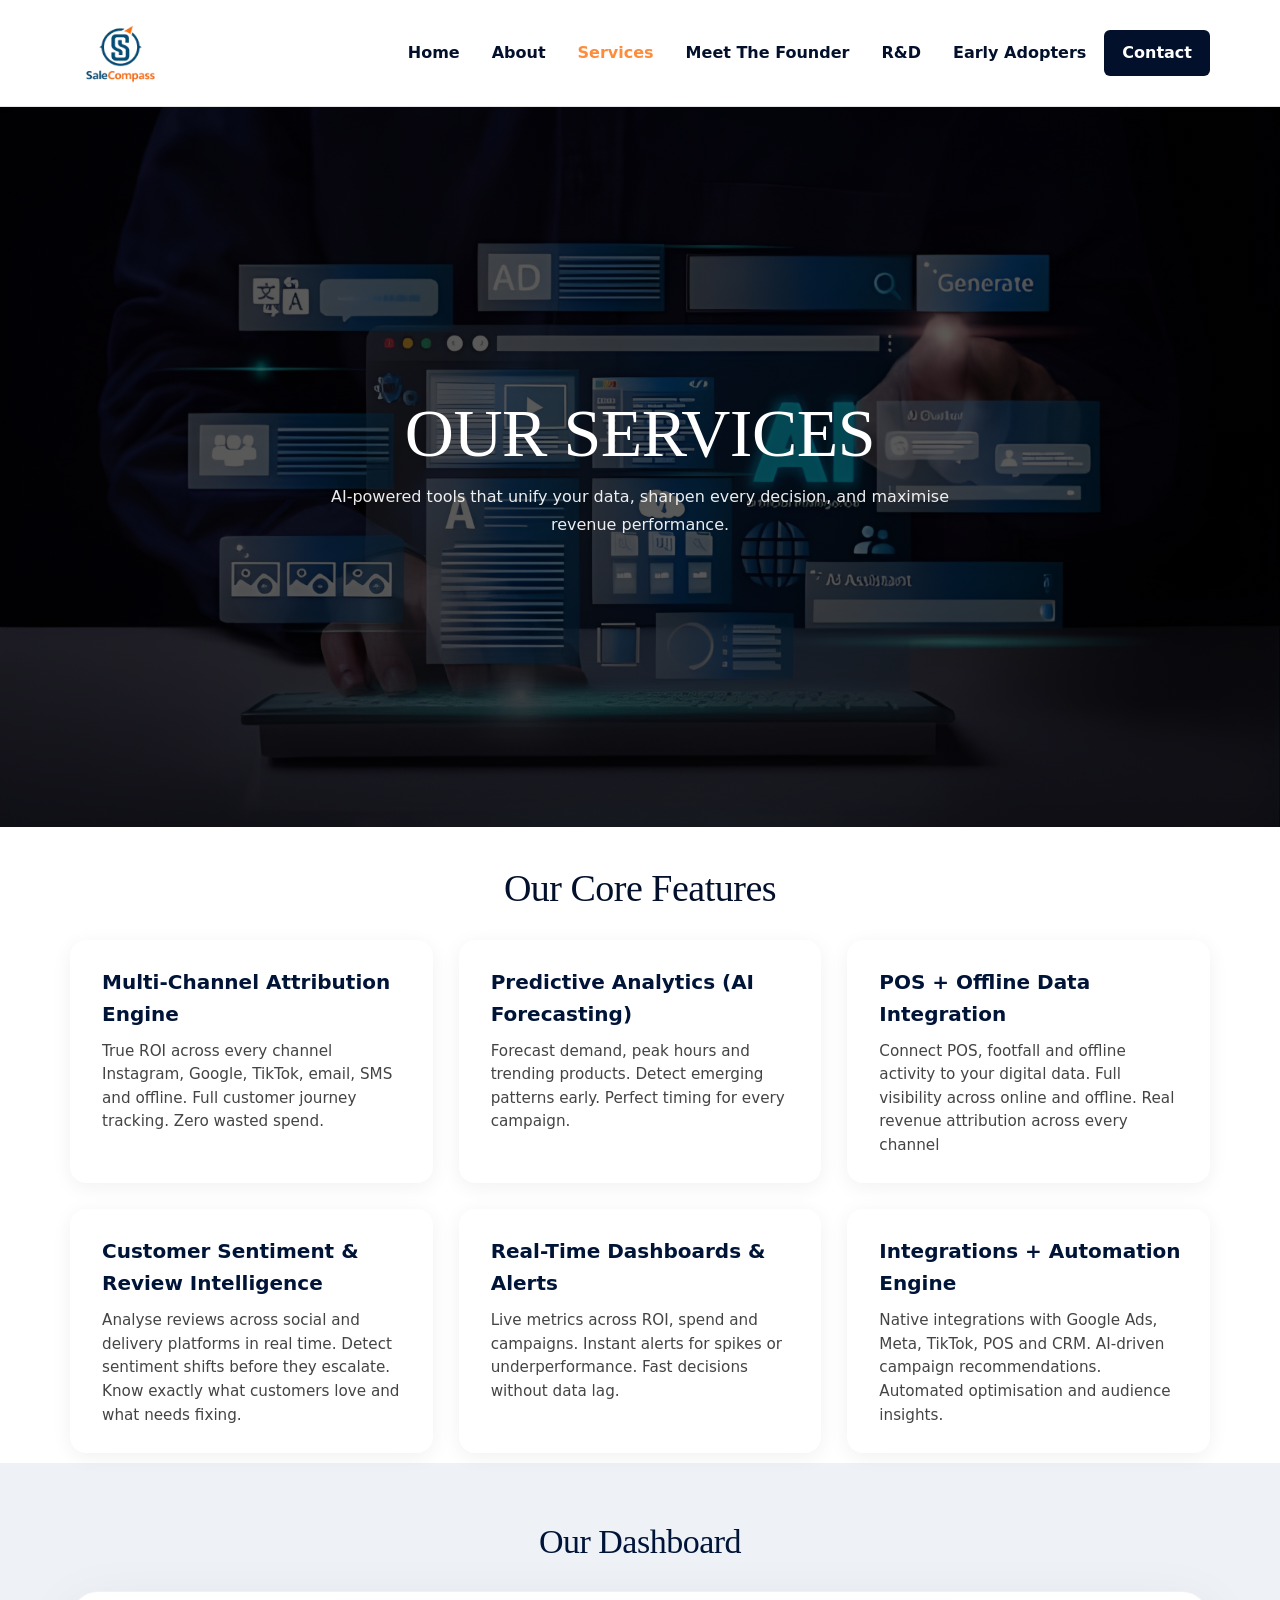
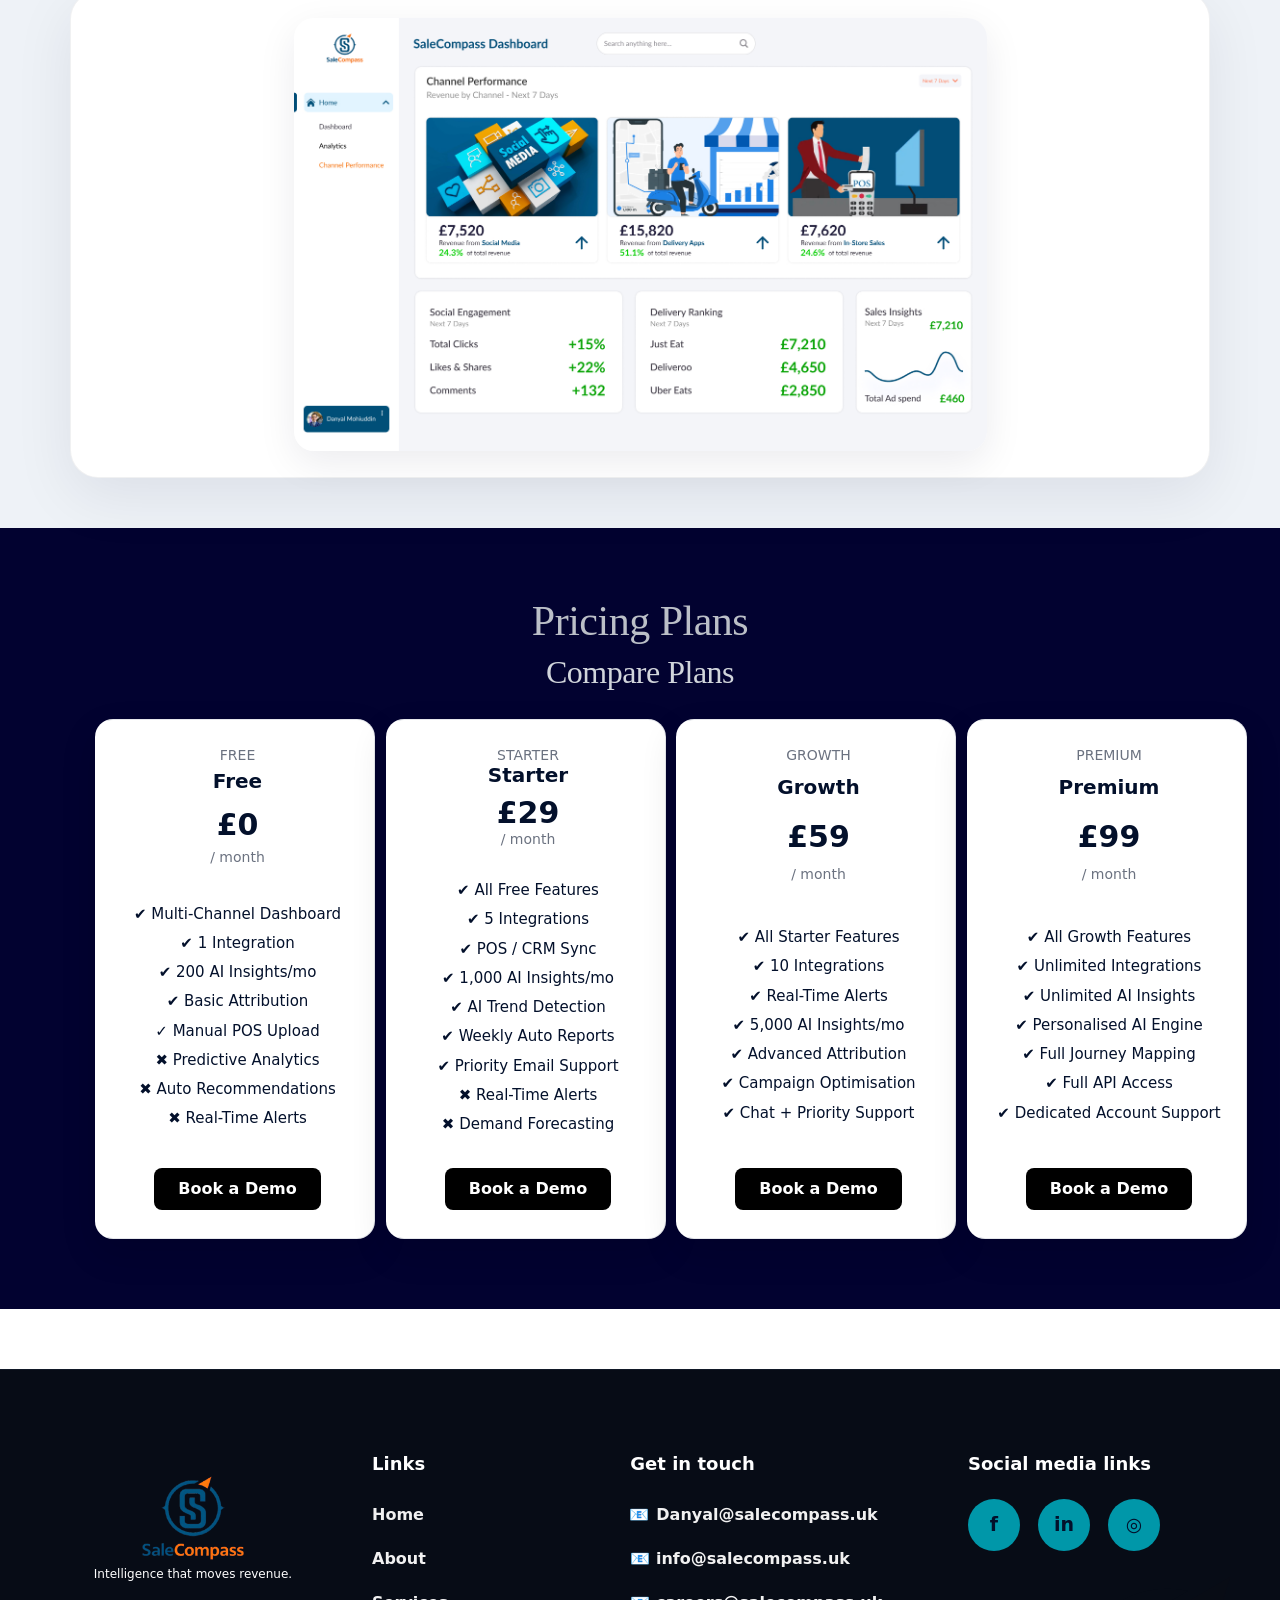
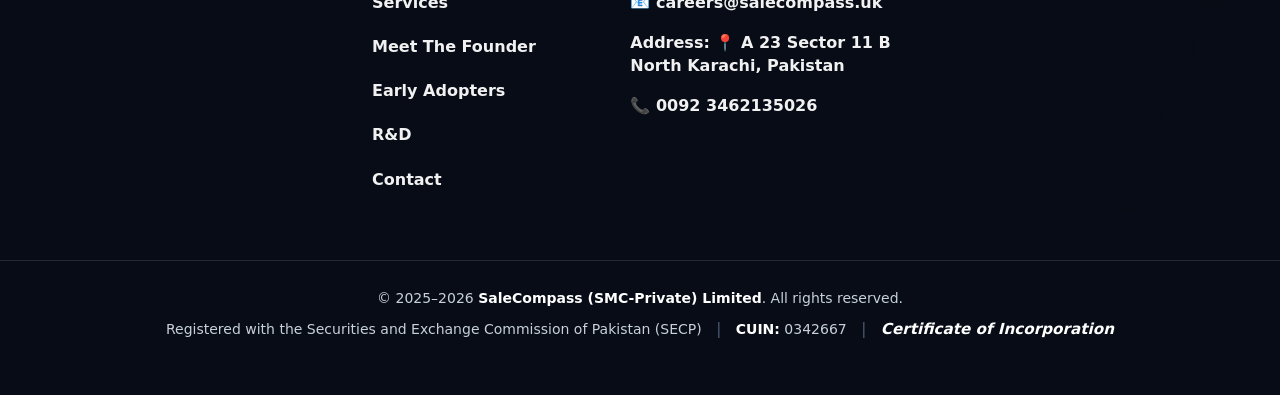
<file: services.html>
<!doctype html>
<html lang="en">
<head>
  <meta charset="utf-8" />
  <meta name="viewport" content="width=device-width, initial-scale=1" />
  <title>Services | SaleCompass</title>
  <link rel="icon" type="image/png" href="assets/img/logo.png">
  <link rel="stylesheet" href="assets/styles.css" />

  <style>
    html, body {
      overflow-x: hidden;
    }

    body { background:white; }
    img { max-width:100%; display:block; }

    .container {
      max-width:1180px;
      margin:auto;
      padding:0 20px;
    }
      /* =========================================
   FIX FOOTER MOBILE VIEW ONLY (INLINE VERSION)
========================================= */
@media (max-width: 768px) {

  /* Stack footer content */
  .footer-grid {
    display: flex !important;
    flex-direction: column !important;
    text-align: center !important;
    gap: 32px !important;
  }

  /* Center logo */
  .footer-grid .logo-img {
    margin: 0 auto !important;
  }

  /* Center small tagline */
  .footer-description {
    margin: 10px auto !important;
    text-align: center !important;
    max-width: 90% !important;
  }

  /* Center all sections */
  .footer-grid div {
    width: 100% !important;
    text-align: center !important;
  }

  /* Footer links vertical */
  .footer-links {
    text-align: center !important;
  }
  .footer-links li a {
    font-size: 18px !important;
    padding: 6px 0 !important;
  }

  /* “Get in touch” section */
  .footer-grid div:last-child ul li {
    font-size: 18px !important;
  }

  /* Hide huge watermark */
   .footer-watermark {
        position: relative;
        display: block;
        margin: 30px auto 0;
        height: 140px;
        opacity: 0.15;
      }
}

    /* =============================== FOOTER (MATCHED TO CASE STUDIES) =============================== */
    footer {
      position: relative;
      background: #001437;
      color:white;
      padding-top: 40px;
      padding-bottom: 50px;
      margin-top: 60px;
    }

    .logo-img {
      height: 120px !important;
      width: auto;
      object-fit: contain;
      display: block;
      margin-bottom: 6px;
    }
    /* === FIX FOOTER TAGLINE POSITION UNDER LOGO === */
.footer-grid > div:first-child {
  display: flex;
  flex-direction: column;
  align-items: center;        /* centers logo + tagline */
  text-align: center;
}

.footer-description {
      font-size:12px;
      color:#ffffff;
      margin-top:-10px !important;
      line-height:1.3;
      margin-left:-23px;
      max-width:280px;
    }

    

    /* ========================= HEADER (MATCHES INDEX) ========================= */
    .site-header {
      padding:10px 0 !important;
      background:white;
      box-shadow:0 2px 6px rgba(0,0,0,0.05);
    }
    .nav {
      display:flex;
      justify-content:space-between;
      align-items:center;
    }
    .logo img {
      height:85px;
      object-fit:contain;
      display:block;
      padding-top: 10%;
    }
    nav.menu a {
      padding:8px 14px;
      border-radius:6px;
      transition:.25s;
    }
    nav.menu a:hover {
      background:#ff8c3a;
      color:white !important;
    }
    nav.menu a.btn.primary {
      background:#0a1a3a;
      color:white ;
    }
    nav.menu a.btn.primary:hover {
      background:#ff8c3a !important;
      color:white !important;
    }
    .site-header .nav {
      height: 50px;
      overflow: visible !important;
      align-items: center;
    }

    /* ========================= SERVICES HERO (UPDATED) ========================= */
    .services-hero {
      position: relative;
      height: 80vh;
      display: flex;
      align-items: center;
      justify-content: center;
      text-align: center;
      background:
        linear-gradient(rgba(0,0,0,0.65), rgba(0,0,0,0.65)),
        url("assets/img/Services.png") center/cover no-repeat;
    }

    .hero-content {
      z-index: 2;
    }

    .services-title {
      font-size: 68px;
      font-weight: 900;
      color: white !important;
      margin-bottom: 12px;
      letter-spacing: 1px;
    }

    .services-tagline {
      font-size: 22px;
      color: white;
      font-weight: 400;
      max-width: 680px;
      margin: auto;
      line-height: 1.5;
      opacity: 0.92;
    }

    /* ========================= CORE FEATURES SECTION ========================= */
    .core-features {
      padding: 40px 0 10px;  /* removed side padding to avoid overflow */
    }

    .core-features h2 {
      text-align:center;
      font-size:38px;
      font-weight:800;
      margin-bottom:30px;
    }

    .features-grid {
      display: grid;
      grid-template-columns: repeat(3, 1fr); /* desktop: 3 columns */
      gap: 26px;
    }

    .feature-box {
      background:rgb(255, 255, 255);
      padding:26px;
      border-radius:16px;
      box-shadow:0 4px 20px rgba(0,0,0,0.06);
      border-left:6px solid transparent;
      transition:.25s;
    }
    .feature-box:hover {
      transform:translateY(-6px);
      box-shadow:0 12px 30px rgba(0,0,0,0.12);
      border-left:6px solid #d46616 ;
      background:#fff7ef;
    }
    .feature-box h3 {
      font-size:20px;
      margin-bottom:10px;
      font-weight:800;
      color:#001437;
    }
    .feature-box ul {
      padding-left:18px;
      line-height:1.55;
      color:#444;
    }
    .feature-box p.outcome {
      margin-top:12px;
      font-weight:700;
      color:#0a1a3a;
    }

    /* ========================= PRICING ========================= */
    .pricing-section { padding:60px 0 20px;background: rgb(2, 2, 48); }
    .pricing-heading { text-align:center;color: #d1d5db; margin-bottom:28px; }
    .pricing-heading h2 { font-size:32px; font-weight:800; }

    .pricing-main-heading {
      font-size:42px;
      font-weight:900;
      text-align:center;
      margin-bottom:10px;
      color:#bbbfc7;
    }

    .billing-toggle {
      margin-bottom:20px;
      text-align:center;
    }

    .billing-switch {
      position:relative;
      width:46px;
      height:22px;
      display:inline-block;
      margin:0 10px;
    } 

    .billing-switch input { opacity:0; width:0; height:0; }

    .billing-slider {
      position:absolute;
      inset:0;
      background:#d1d5db;
      border-radius:999px;
      transition:.3s;
    }
    .billing-slider::before {
      content:"";
      position:absolute;
      width:18px;
      height:18px;
      left:3px;
      top:2px;
      background:white;
      border-radius:50%;
      transition:.3s;
    }
    /* Change the color of the Monthly text */
.billing-toggle span:first-child {
  color: #ff8c3a;  /* Choose your desired color for "Monthly" */
}

/* Change the color of the Annual text */
.billing-toggle span:last-child {
  color: #ff8c3a;  /* Choose your desired color for "Annual" */
}

    .billing-switch input:checked + .billing-slider {
      background:#0077ff;
    }
    .billing-switch input:checked + .billing-slider::before {
      transform:translateX(22px);
    }

    .pricing-grid {
      display:grid;
      grid-template-columns:repeat(auto-fit,minmax(260px,1fr));
      gap:20px;
    }

    .pricing-card {
      background:white;
      padding:26px;
      border-radius:14px;
      border:1px solid #e5e7eb;
      box-shadow:0 4px 16px rgba(0,0,0,0.03);
      border-left:6px solid transparent;
      transition:.25s;
      min-height: 430px;
      line-height: 1.1;
      max-width: 300px;
      display: flex;
      flex-direction: column;
      justify-content: space-between;
      align-items: stretch;
      text-align: center;
    }
    .pricing-card:hover {
      transform:translateY(-6px);
      background:white;
      box-shadow:0 12px 30px rgba(0,0,0,0.12);
    }

    .plan-title { font-size:14px; color:#6b7280; text-transform:uppercase; }
    .plan-name { font-size:20px; font-weight:800; margin-bottom:4px; }
    .plan-price { font-size:30px; font-weight:800; margin:6px 0 2px; }
    .plan-period { font-size:14px; color:#6b7280; margin-bottom:14px; }
    .plan-features li { margin-bottom:6px; }
    .plan-button {
  padding:12px;
  width:100%;
  border-radius:6px;
  border:2px solid #0a1a3a;
  background:white;
  font-weight:600;
  transition:.25s;
  cursor:pointer;
  display: block;
  text-align: center;
  text-decoration: none;
  color: #0a1a3a;
  font-size: 16px;
  margin-top: 10px;
  margin-bottom: 10px;
  
}
.subscribe-btn {
   background: #0a1a3a;
 color: rgb(250, 241, 241);
 
}

.subscribe-btn:hover {
  background: #da6505;
  color: rgb(250, 241, 241);
}
    .plan-button:hover {
      background:#0a1a3a;
      color:white;
    }
    .current { background:#0a1a3a; color:white; }
   

    /* ========================= TECHNOLOGIES ========================= */
    .tech-section {
      padding:30px 0 80px; /* top reduced already */
      text-align:center;
      
    }
    .tech-heading {
      font-size:36px;
      font-weight:800;
      margin-bottom:40px;
    }
    .tech-grid {
      display:grid;
      grid-template-columns:repeat(4, 1fr);
      gap:28px;
      justify-items:center;
      align-items:center;
    }
    .tech-box {
      background:white;
      padding:26px;
      border-radius:16px;
      width:100%;
      max-width:260px;
      text-align:center;
      box-shadow:0 4px 20px rgba(0,0,0,0.06);
      transition:.25s;
    }
    .tech-box:hover {
      transform:translateY(-8px);
      background:#fff7ef;
      box-shadow:0 14px 32px rgba(0,0,0,0.12);
    }
    .tech-box img {
      width:80px;
      height:auto;
    }
    .tech-grid{
      margin-top:20px;
    }

    /* ========================= FOOTER ========================= */
    footer {
      background:#001437;
      color:white;
      padding-top:40px;
      padding-bottom:50px;
      position:relative;
      margin-top: 60px;
    }

    .logo-img {
      height:120px !important;
      margin-bottom:6px;
    }
    .footer-description {
      font-size:12px;
      color:#ffffff;
      margin-top:-10px !important;
      line-height:1.3;
      margin-left:-23px;
      max-width:280px;
    }
    .footer-links a { color:#ff8c3a; }

    .footer-watermark {
      position:absolute;
      right:-20px;
      top:50%;
      transform:translateY(-50%);
      height:260px;
      opacity:0.09;
      pointer-events:none;
    }
    .tiny {
      text-align:center;
      margin-top:20px;
      color:#ff8c3a;
    }

    /* ========================= MOBILE & TABLET FIXES ========================= */
    @media (max-width: 900px) {
      .container {
        max-width:100%;
        padding:0 16px;
        margin:auto;
      }

      .services-hero {
        height:auto;
        min-height:70vh;
        padding:80px 0 40px;
        background-position:center;
      }

      .services-title {
        font-size:48px;
      }

      .services-tagline {
        font-size:18px;
      }

      .features-grid {
        grid-template-columns:1fr;   /* single column cards on mobile/tablet */
      }

      .tech-grid {
        grid-template-columns:repeat(2, minmax(0,1fr));
      }
    }

    @media (max-width: 600px) {
      .services-title {
        font-size:40px;
      }

      .services-tagline {
        font-size:16px;
      }

      .tech-grid {
        grid-template-columns:1fr;  /* 1 column tech logos on small phones */
      }
    }
    /* Remove bullets behind ✔ and ✖ in pricing lists */
.plan-features {
  list-style: none;
  padding-left: 0;
  margin: 0;
}

.plan-features li {
  list-style-type: none;
}
/* ===== GLOBAL NAVBAR STYLE SAME AS INDEX PAGE ===== */

.site-header {
  padding: 10px 0 !important;
  background: #ffffff !important;
  box-shadow: 0 2px 6px rgba(0,0,0,0.05) !important;
  position: sticky !important;
  top: 0 !important;
  z-index: 999 !important;
}

.site-header .container {
  max-width: 1180px !important;
  margin: 0 auto !important;
  padding: 0 20px !important;
}

.site-header .nav,
.nav {
  display: flex !important;
  justify-content: space-between !important;
  align-items: center !important;
  height: 50px !important;
  overflow: visible !important;
}

.logo img {
  height: 85px !important;
  width: auto !important;
  object-fit: contain !important;
  display: block !important;
  padding-top: 10% !important;
}

nav.menu {
  display: flex !important;
  align-items: center !important;
  gap: 4px !important;
}

nav.menu a {
  color: #03102b !important;
  text-decoration: none !important;
  padding: 8px 14px !important;
  border-radius: 6px !important;
  font-size: 16px !important;
  font-weight: 600 !important;
  transition: 0.25s ease !important;
}

nav.menu a:hover {
  background: #ff8c3a !important;
  color: #ffffff !important;
}

nav.menu a.active {
  color: #ff8c3a !important;
  font-weight: 700 !important;
  background: transparent !important;
}

nav.menu a.active:hover {
  background: #ff8c3a !important;
  color: #ffffff !important;
}

nav.menu a.btn,
nav.menu a.btn.primary {
  background: #03102b !important;
  color: #ffffff !important;
  padding: 10px 18px !important;
  border-radius: 6px !important;
  font-weight: 700 !important;
}

nav.menu a.btn:hover,
nav.menu a.btn.primary:hover {
  background: #ff8c3a !important;
  color: #ffffff !important;
}

.menu-toggle {
  display: none !important;
  background: none !important;
  border: none !important;
  font-size: 24px !important;
  cursor: pointer !important;
  color: #03102b !important;
}

/* Mobile */
@media (max-width: 768px) {
  .menu-toggle {
    display: block !important;
  }

  nav.menu {
    display: none !important;
    flex-direction: column !important;
    align-items: center !important;
    gap: 8px !important;
    position: absolute !important;
    top: 70px !important;
    left: 0 !important;
    right: 0 !important;
    background: #ffffff !important;
    padding: 18px !important;
    box-shadow: 0 10px 30px rgba(0,0,0,0.12) !important;
    z-index: 998 !important;
  }

  nav.menu.open {
    display: flex !important;
  }

  nav.menu a {
    width: 100% !important;
    text-align: center !important;
  }
}
@media (max-width: 900px) {
  .menu-toggle {
    display: block !important;
    position: relative !important;
    z-index: 100000 !important;
  }

  nav.menu {
    display: none !important;
  }

  nav.menu.mobile-open {
    display: flex !important;
  }

  nav.menu a {
    width: 100% !important;
    text-align: center !important;
    padding: 12px 14px !important;
  }
}
nav.menu {
  display: flex !important;
  align-items: center !important;
  gap: 4px !important;
}

nav.menu a {
  color: #03102b !important;
  text-decoration: none !important;
  padding: 8px 14px !important;
  border-radius: 6px !important;
  font-size: 16px !important;
  font-weight: 600 !important;
  transition: 0.25s ease !important;
}

nav.menu a:hover {
  background: #ff8c3a !important;
  color: #ffffff !important;
}

nav.menu a.active {
  color: #ff8c3a !important;
  font-weight: 700 !important;
  background: transparent !important;
}

nav.menu a.active:hover {
  background: #ff8c3a !important;
  color: #ffffff !important;
}

nav.menu a.btn,
nav.menu a.btn.primary {
  background: #03102b !important;
  color: #ffffff !important;
  padding: 10px 18px !important;
  border-radius: 6px !important;
  font-weight: 700 !important;
}

nav.menu a.btn:hover,
nav.menu a.btn.primary:hover {
  background: #ff8c3a !important;
  color: #ffffff !important;
}


  </style>
</head>

<body>

<!-- ========================= HEADER ========================= -->
<header class="site-header">
  <div class="container nav">
    <a class="logo" href="index.html">
      <img src="assets/img/logo.png" alt="">
    </a>
<button class="menu-toggle" type="button" aria-expanded="false">☰</button>
    <nav class="menu">
      <a href="index.html">Home</a>
      <a href="about.html">About</a>
      <a class="active" href="services.html">Services</a>
      <a href="MeetFounder.html">Meet The Founder</a>

      <a href="research.html">R&amp;D</a>
       <a href="early-adopters.html">Early Adopters</a>
      
      <a class="btn primary" href="contact.html">Contact</a>
    </nav>
  </div>
</header>

<!-- ========================= HERO (UPDATED) ========================= -->

<section class="services-hero fade-up"> 
  <div class="hero-content">
    <h1 class="services-title">OUR SERVICES</h1>
    <p class="services-tagline">AI-powered tools that unify your data, sharpen every decision, and maximise revenue performance.</p>
  </div>
</section>



<!-- ========================= CORE FEATURES ========================= -->
<section class="core-features fade-up">
  <div class="container">
    <h2>Our Core Features</h2>

    <div class="features-grid">

      <div class="feature-box">
        <h3> Multi-Channel Attribution Engine</h3>
        <ul>
          <li>True ROI across every channel Instagram, Google, TikTok, email, SMS and offline. Full customer journey tracking. Zero wasted spend.</li>
          
        </ul>
      
      </div>

      <div class="feature-box">
        <h3>Predictive Analytics (AI Forecasting)</h3>
        <ul>
          <li>Forecast demand, peak hours and trending products. Detect emerging patterns early. Perfect timing for every campaign.</li>
          
        </ul>
       
      </div>

      <div class="feature-box">
        <h3> POS + Offline Data Integration</h3>
        <ul>
          <li>Connect POS, footfall and offline activity to your digital data. Full visibility across online and offline. Real revenue attribution across every channel</li>
          
        </ul>
       
      </div>

      <div class="feature-box">
        <h3> Customer Sentiment & Review Intelligence</h3>
        <ul>
          <li>Analyse reviews across social and delivery platforms in real time. Detect sentiment shifts before they escalate. Know exactly what customers love and what needs fixing.</li>
          
        </ul>
       
      </div>

      <div class="feature-box">
        <h3> Real-Time Dashboards & Alerts</h3>
        <ul>
          <li>Live metrics across ROI, spend and campaigns. Instant alerts for spikes or underperformance. Fast decisions without data lag.</li>
          
        </ul>
        
      </div>

      <div class="feature-box">
        <h3> Integrations + Automation Engine</h3>
        <ul>
          <li>Native integrations with Google Ads, Meta, TikTok, POS and CRM. AI-driven campaign recommendations. Automated optimisation and audience insights.</li>
          
       
      </div>

    </div>
  </div>
</section>


<section class="dashboard-section fade-up">
  <div class="container">
    <h2>Our Dashboard</h2>
    <div class="dashboard-container">
      <div class="dashboard-card">
        <img src="assets/img/Services page Dash Board.jpg" alt="Our Dashboard" class="dashboard-svg" loading="lazy" decoding="async">
      </div>
    </div>
  </div>
</section>

<style>
 
  .dashboard-section {
    padding: 60px 0 50px;
    background-color: #eef2f7;
  }

  .dashboard-container {
    display: flex;
    justify-content: center;
    align-items: center;
    margin-top: 30px;
  }

  .dashboard-card {
    width: 100%;
    max-width: 1180px;
    padding: 26px;
    background: white;
    border-radius: 28px;
    box-shadow: 0 18px 60px rgba(0, 16, 45, 0.08);
    border: 1px solid rgba(15, 23, 42, 0.06);
  }

  .dashboard-svg {
    width: 100%;
    max-width: 693px;
    height: auto;
    display: block;
    margin: 0 auto;
    border-radius: 20px;
    box-shadow: 0 12px 38px rgba(0, 16, 45, 0.08);
    image-rendering: -webkit-optimize-contrast;
  }

  .dashboard-section h2 {
    text-align: center;
    font-size: 34px;
    font-weight: 700;
    color: #001437;
    margin-bottom: 24px;
  }
  ul, li {
  list-style: none !important;
}
ul { padding-left: 0 !important; margin-left: 0 !important; }
     .footer-links a {
    font-weight: bold !important
}
.site-footer .footer-links li a {
  display: inline-flex !important;
  align-items: center !important;
  gap: 8px !important;
}

.footer-contact-icon {
  display: inline-flex !important;
  align-items: center !important;
  justify-content: center !important;
  width: 18px !important;
  min-width: 18px !important;
}
.footer-grid > div:first-child {
  display: flex !important;
  flex-direction: column !important;
  align-items: center !important;
  text-align: center !important;
  gap: 6px !important;
}

.logo-img {
  height: 120px !important;
  width: auto !important;
  object-fit: contain !important;
  display: block !important;
  margin-bottom: 6px !important;
}

.footer-description {
  color: #ffffff !important;
  font-size: 12px !important;
  line-height: 1.3 !important;
  margin: 0 auto !important;
  max-width: 260px !important;
  text-align: center !important;
  padding: 0 !important;
}

@media (max-width: 768px) {
  .menu-toggle {
    display: block !important;
    position: relative !important;
    z-index: 1001 !important;
  }

  .site-header {
    position: sticky !important;
    top: 0 !important;
    z-index: 1000 !important;
  }

  nav.menu {
    display: none !important;
  }

  nav.menu.open,
  nav.menu.show,
  nav.menu.active {
    display: flex !important;
    flex-direction: column !important;
    position: absolute !important;
    top: 70px !important;
    left: 0 !important;
    right: 0 !important;
    background: #ffffff !important;
    padding: 18px !important;
    gap: 10px !important;
    z-index: 9999 !important;
    box-shadow: 0 10px 30px rgba(0,0,0,0.12) !important;
  }

  nav.menu a {
    width: 100% !important;
    text-align: center !important;
    padding: 12px 14px !important;
  }
}
.pricing-section {
  padding: 70px 0 !important;
  background: #020230 !important;
}

.pricing-grid {
  display: grid !important;
  grid-template-columns: repeat(4, minmax(0, 1fr)) !important;
  gap: 22px !important;
  align-items: stretch !important;
}

.pricing-card {
  background: #ffffff !important;
  border-radius: 18px !important;
  padding: 28px 24px !important;
  min-height: 520px !important;
  height: auto !important;
  max-width: none !important;
  display: flex !important;
  flex-direction: column !important;
  align-items: center !important;
  text-align: center !important;
  box-shadow: 0 14px 36px rgba(0,0,0,0.12) !important;
}

.plan-features {
  list-style: none !important;
  padding: 0 !important;
  margin: 18px 0 24px !important;
  width: 100% !important;
}

.plan-features li {
  list-style: none !important;
  margin-bottom: 9px !important;
  font-size: 15px !important;
  line-height: 1.35 !important;
  color: #03102b !important;
}

.coming-soon-btn {
  margin-top: auto !important;
  width: 100% !important;
  max-width: 230px !important;
  height: 52px !important;
  background: #03102b !important;
  color: #ffffff !important;
  border: none !important;
  border-radius: 10px !important;
  font-size: 17px !important;
  font-weight: 800 !important;
  cursor: not-allowed !important;
  opacity: 0.9 !important;
  pointer-events: none !important;
}

.coming-soon-btn:hover {
  background: #03102b !important;
  transform: none !important;
}

@media (max-width: 1100px) {
  .pricing-grid {
    grid-template-columns: repeat(2, minmax(0, 1fr)) !important;
  }
}

@media (max-width: 700px) {
  .pricing-grid {
    grid-template-columns: 1fr !important;
  }

  .pricing-card {
    min-height: auto !important;
  }
}
.logo-img {
  height: 150px !important;
  width: 200px !important;
  margin-bottom: 18px !important;
}

.footer-description {
  color: #ffffff !important;
  font-size: 14px !important;
  line-height: 1.5 !important;
  margin: 0 !important;
  max-width: 260px !important;
  margin-top:-40px !important;
}
.logo img {
  height: 130px !important;
  width: 300px !important;
  margin-bottom:20px !important;
}
@media (max-width: 900px) {
  .site-header {
    padding: 10px 0 !important;
  }

  .site-header .nav {
    height: 76px !important;
    display: flex !important;
    justify-content: space-between !important;
    align-items: center !important;
    margin-left: 0 !important;
  }
  .logo img {
  height: 130px !important;
  width: 300px !important;
  margin-bottom:20px !important;
}

  .site-header .logo,
  .site-header .header-brand {
    margin-left: 12px !important;
    margin-right: auto !important;
    align-items: flex-start !important;
    text-align: left !important;
  }

  .site-header .logo img,
  .site-header .header-brand img {
    max-height: 58px !important;
    width: auto !important;
    margin: 0 !important;
    padding: 0 !important;
  }

  .header-tagline {
    font-size: 8px !important;
    margin-top: -4px !important;
    text-align: left !important;
  }

  .menu-toggle {
    display: block !important;
    visibility: visible !important;
    opacity: 1 !important;
    position: relative !important;
    z-index: 100000 !important;
    margin-left: auto !important;
    margin-right: 18px !important;
    background: transparent !important;
    color: #03102b !important;
    font-size: 30px !important;
    cursor: pointer !important;
  }

  .site-header nav.menu {
    display: none !important;
  }

  .site-header nav.menu.open {
    display: flex !important;
    flex-direction: column !important;
    position: absolute !important;
    top: 96px !important;
    left: 0 !important;
    right: 0 !important;
    background: #ffffff !important;
    padding: 22px 18px !important;
    gap: 18px !important;
    z-index: 99999 !important;
    box-shadow: 0 12px 28px rgba(0,0,0,0.12) !important;
  }
  .logo img {
  height: 150px !important;
  width: 600px !important;
  margin-bottom:20px !important;
}
}
/* Mobile logo size fix */

@media (max-width: 900px) {
  .site-header .logo img,
  .site-header .header-brand img {
    max-height: none !important;
    height: 85px !important;
    width: auto !important;
    margin: 0 !important;
    padding: 0 !important;
    object-fit: contain !important;
  }

  .site-header .logo,
  .site-header .header-brand {
    margin-left: 18px !important;
  }

  .site-header .nav {
    height: 65px !important;
  }

  .menu-toggle {
    margin-right: 24px !important;
  }
}
.btn,
.service-btn {
  display: inline-flex;
  align-items: center;
  justify-content: center;
  padding: 12px 24px;
  border: none;
  border-radius: 8px;
  background: #000;
  color: #fff;
  font: inherit;
  font-weight: 600;
  text-decoration: none;
  cursor: pointer;
  transition: opacity 0.25s ease, transform 0.25s ease;
}

.btn:hover,
.service-btn:hover {
  opacity: 0.85;
  transform: translateY(-2px);
}

.btn:focus-visible,
.service-btn:focus-visible {
  outline: 3px solid currentColor;
  outline-offset: 3px;
}

.logo-img {
  height: 150px !important;
  width: auto !important;
  object-fit: contain !important;
  display: block !important;
  margin-bottom: 6px !important;
}

.footer-description {
  color: #ffffff !important;
  font-size: 12px !important;
  line-height: 1.3 !important;
  margin: 0 auto !important;
  max-width: 260px !important;
  text-align: center !important;
  padding: 0 !important;
  margin-top:-45px !important;
  margin-bottom: 6px !important;

}
</style>


<!-- ========================= PRICING ========================= -->
<section class="pricing-section fade-up">
  <div class="container">

    <h1 class="pricing-main-heading">Pricing Plans</h1>

    <div class="pricing-heading">
      <h2>Compare Plans</h2>
    </div>

   

    <div class="pricing-grid">

      <article class="pricing-card">
        <div class="plan-title">Free</div>
        <div class="plan-name">Free</div>
        <div class="plan-price" data-month="£0" data-year="£0">£0</div>
        <div class="plan-period" data-month="/ month" data-year="/ year">/ month</div>

        <ul class="plan-features">
          <li>✔ Multi-Channel Dashboard</li>
          <li>✔ 1 Integration</li>
          <li>✔ 200 AI Insights/mo</li>
          <li>✔ Basic Attribution </li>
          <li>✓ Manual POS Upload</li>
          
          <li>✖ Predictive Analytics</li>
          <li>✖ Auto Recommendations</li>
          <li>✖ Real-Time Alerts</li>
        </ul>

       <a href="contact.html" class="btn">
  Book a Demo
</a>


      </article>

      <article class="pricing-card">
        <div class="plan-title">Starter</div>
        <div class="plan-name">Starter</div>
        <div class="plan-price" data-month="£29" data-year="£290">£29</div>
        <div class="plan-period" data-month="/ month" data-year="/ year">/ month</div>

        <ul class="plan-features">
          <li>✔ All Free Features</li>
          <li>✔ 5 Integrations</li>
          <li>✔ POS / CRM Sync</li>
          <li>✔ 1,000  AI Insights/mo</li>
          <li>✔ AI Trend Detection </li>
          <li>✔ Weekly Auto Reports </li>
          <li>✔ Priority Email Support</li>
          <li>✖ Real-Time Alerts</li>
          <li>✖ Demand Forecasting</li>
        </ul>

        <a href="contact.html" class="btn">
  Book a Demo
</a>


      </article>

      <article class="pricing-card">
        <div class="plan-title">Growth</div>
        <div class="plan-name">Growth</div>
        <div class="plan-price" data-month="£59" data-year="£590">£59</div>
        <div class="plan-period" data-month="/ month" data-year="/ year">/ month</div>

        <ul class="plan-features">
          <li>✔ All Starter Features</li>
          <li>✔ 10 Integrations</li>
          <li>✔ Real-Time Alerts</li>
          <li>✔ 5,000  AI Insights/mo</li>
          <li>✔ Advanced  Attribution</li>
          <li>✔ Campaign Optimisation </li>
          
          <li>✔ Chat + Priority Support</li>
        </ul>

        <a href="contact.html" class="btn">
  Book a Demo
</a>

      </article>

      <article class="pricing-card">
        <div class="plan-title">Premium</div>
        <div class="plan-name">Premium</div>
        <div class="plan-price" data-month="£99" data-year="£990">£99</div>
        <div class="plan-period" data-month="/ month" data-year="/ year">/ month</div>

        <ul class="plan-features">
          <li>✔ All Growth Features</li>
          <li>✔ Unlimited Integrations</li>
          <li>✔ Unlimited AI Insights</li>
          <li>✔ Personalised AI  Engine</li>
          <li>✔ Full  Journey Mapping</li>
          <li>✔ Full API Access</li>
          <li>✔ Dedicated Account Support</li>
        </ul>

        <a href="contact.html" class="btn">
  Book a Demo
</a>


      </article>

    </div>
  </div>
</section>

<!-- ========================= TECHNOLOGIES SECTION ========================= -->



<!-- ========================= FOOTER ========================= -->
<footer class="site-footer fade-up">
  <div class="container footer-grid">

    <div>
      <img src="assets/img/logo.png" class="logo-img">
      <p class="footer-description">Intelligence that moves revenue.</p>
    </div>

    <div>
      <h4>Links</h4>
      <ul class="footer-links">
        <li><a href="index.html">Home</a></li>
        <li><a href="about.html">About</a></li>
        <li><a href="services.html">Services</a></li>
        <li><a href="MeetFounder.html">Meet The Founder</a></li>
        <li><a href="early-adopters.html">Early Adopters</a></li>
        <li><a href="research.html">R&amp;D</a></li>
        <li><a href="contact.html">Contact</a></li>
      </ul>
    </div>

   <!-- GET IN TOUCH -->
<div>
  <h4>Get in touch</h4>
  <ul class="footer-links" style="list-style:none;display:flex;flex-direction:column;gap:8px;margin-top:10px;">
   <li>
  <a href="mailto:Danyal@salecompass.uk">
    <span class="footer-contact-icon">📧</span>
    <span>Danyal@salecompass.uk</span>
  </a>
</li>
    <li><a href="mailto:info@salecompass.uk">📧 info@salecompass.uk</a></li>
    <li><a href="mailto:careers@salecompass.uk">📧 careers@salecompass.uk</a></li>
       <li><strong>Address:</strong> 📍 A 23 Sector 11 B North Karachi, Pakistan</li>
    <li><a href="tel:+923462135026">📞 0092 3462135026</a></li>
  </ul>
</div>

<!-- SOCIAL MEDIA LINKS -->
<div class="footer-social-col">
  <h4>Social media links</h4>

  <div class="footer-social-icons">
    <a href="https://www.facebook.com/people/SaleCompass/61585621962023/" target="_blank" rel="noopener" aria-label="Facebook">
      f
    </a>

    <a href="https://www.linkedin.com/company/salecompass/" target="_blank" rel="noopener" aria-label="LinkedIn">
      in
    </a>

    <a href="https://www.instagram.com/salecompassuk?igsh=OHVqbHhtbWtpOW5z" target="_blank" rel="noopener" aria-label="Instagram">
      ◎
    </a>
  </div>
</div>

  </div>

  <img src="assets/img/salecompass logo.png" class="footer-watermark" loading="eager" fetchpriority="high" decoding="async">

<div class="footer-bottom">
  <p>
    © 2025–2026 <strong>SaleCompass (SMC-Private) Limited</strong>. All rights reserved.
  </p>

 <p>
  Registered with the Securities and Exchange Commission of Pakistan (SECP)
  <span class="divider">|</span>

  <strong>CUIN:</strong> 0342667

  <span class="divider">|</span>

  <a href="assets/img/documents/Certificate-of-Incorporation.pdf"
     target="_blank"
     rel="noopener noreferrer"
     class="footer-certificate-link">
    <strong><em>Certificate of Incorporation</em></strong>
  </a>
</p>
</div>
</footer>

<script>
document.addEventListener("DOMContentLoaded", function () {
  const btn = document.querySelector(".menu-toggle");
  const menu = document.querySelector("nav.menu");

  if (!btn || !menu) return;

  btn.setAttribute("type", "button");

  btn.addEventListener("click", function (e) {
    e.preventDefault();
    e.stopPropagation();

    const isOpen = menu.classList.contains("mobile-open");

    if (isOpen) {
      menu.classList.remove("mobile-open");
      menu.style.setProperty("display", "none", "important");
      btn.setAttribute("aria-expanded", "false");
    } else {
      menu.classList.add("mobile-open");
      menu.style.setProperty("display", "flex", "important");
      menu.style.setProperty("flex-direction", "column", "important");
      menu.style.setProperty("position", "absolute", "important");
      menu.style.setProperty("top", "70px", "important");
      menu.style.setProperty("left", "0", "important");
      menu.style.setProperty("right", "0", "important");
      menu.style.setProperty("background", "#ffffff", "important");
      menu.style.setProperty("padding", "18px", "important");
      menu.style.setProperty("gap", "10px", "important");
      menu.style.setProperty("z-index", "99999", "important");
      menu.style.setProperty("box-shadow", "0 10px 30px rgba(0,0,0,0.12)", "important");
      btn.setAttribute("aria-expanded", "true");
    }
  });
});
</script>

</body>
</html>
</file>
<file: assets/styles.css>
* {
  margin: 0;
  padding: 0;
  box-sizing: border-box;
}

body {
  font-family: system-ui, -apple-system, Segoe UI, Roboto, Helvetica, Arial, sans-serif;
  background: #ffffff;
  color: #1a1a1a;
  line-height: 1.6;
}

img { max-width: 100%; display: block; }

/* GLOBAL CONTAINER (CENTERED ALWAYS) */
.container {
  width: 92%;
  max-width: 1180px !important; 
  margin-left: auto !important;
  margin-right: auto !important;
}

/* =========================================
   HEADER
========================================= */
.site-header {
  background: #fff;
  border-bottom: 1px solid #e5e5e5;
  position: sticky !important;
  top: 0;
  z-index: 1000;
}

.site-header .container.nav {
  display: flex;
  align-items: center;
  justify-content: space-between;
  gap: 16px;
  min-height: 86px;
  position: relative;
  padding-top: 8px;
  padding-bottom: 8px;
}

.site-header .logo {
  display: flex;
  align-items: center;
  flex: 0 0 auto;
  margin: 0;
  line-height: 0;
}

.site-header .logo img {
  height: 112px !important;
  width: auto !important;
  max-width: 260px !important;
  object-fit: contain !important;
  margin: 0 !important;
  display: block;
}

/* MENU */
.menu {
  display: flex;
  align-items: center;
  gap: 22px;
  margin-left: auto;
  transition: all .3s ease;
}

.menu a {
  text-decoration: none;
  color: #1a1a1a;
  font-size: 15px;
  font-weight: 500;
  white-space: nowrap;
}

.menu a.active { color: #06172b; }

.btn.primary {
  background: #06172b;
  color: #fff !important;
  padding: 10px 18px;
  border-radius: 6px;
  font-weight: 600;
}

.btn.outline {
  border: 2px solid #06172b;
  color: #e6ebf0;
  padding: 10px 18px;
  border-radius: 6px;
  font-weight: 600;
}

/* =========================================
   MOBILE MENU — FIXED  
========================================= */
.menu-toggle {
  display: none;
  font-size: 28px;
  background: none;
  border: none;
  cursor: pointer;
}

@media (max-width: 900px) {
  .site-header .container.nav {
    min-height: 72px;
    padding-left: 16px;
    padding-right: 16px;
  }

  .site-header .logo img {
    height: 84px !important;
    width: auto !important;
    max-width: 200px !important;
  }

  .menu-toggle { display: block; }

  .menu {
    position: absolute;
    top: 100%;
    left: 0;
    right: 0;
    width: 100%;
    flex-direction: column;
    gap: 12px;
    background: #ffffff;
    padding: 18px 16px;
    display: none;
    border-top: 1px solid #e5e5e5;
    border-bottom: 1px solid #e5e5e5;
    box-shadow: 0 10px 24px rgba(0,0,0,0.08);
  }

  .menu.open {
    display: flex !important;
  }

  .menu a {
    width: 100%;
    padding: 8px 0;
  }

  .menu a.btn.primary {
    text-align: center;
  }
}

@media (max-width: 480px) {
  .site-header .container.nav {
    min-height: 66px;
    padding-left: 12px;
    padding-right: 12px;
  }

  .site-header .logo img {
    height: 72px !important;
    max-width: 170px !important;
  }
}

/* =========================================
   HERO
========================================= */
.hero {
  padding: 60px 0;
}

.hero .container {
  display: flex;
  align-items: center;
  gap: 40px;
}

.hero-text h1 {
  font-size: 38px;
  font-weight: 800;
}

.lead { margin-top: 10px; font-size: 18px; color: #444; }

.cta { margin-top: 22px; display: flex; gap: 12px; }

@media (max-width: 800px) {
  .hero .container { flex-direction: column; text-align: center; }
  .cta { justify-content: center; }
}

/* =========================================
   PROBLEM SECTION
========================================= */
.problem-section {
  padding: 60px 0 30px;
}

.problem-section h2 {
  font-size: 32px;
  font-weight: 800;
  margin-bottom: 14px;
}

.problem-section p.intro {
  font-size: 18px;
  margin-bottom: 18px;
  color: #444;
}

.problem-list {
  margin-top: 14px;
  margin-bottom: 30px;
}

.problem-list li {
  margin-bottom: 10px;
  font-size: 17px;
}

.solution-box {
  background: #f7f9ff;
  border-left: 6px solid #0077ff;
  padding: 22px;
  border-radius: 10px;
  margin-top: 20px;
}

.solution-box h3 {
  font-size: 24px;
  margin-bottom: 12px;
}

/* =========================================
   CORE FEATURES
========================================= */
.core-features {
  padding: 60px 0;
}

.core-title {
  font-size: 32px;
  font-weight: 800;
  text-align: center;
  margin-bottom: 30px;
}

.feature-grid {
  display: grid;
  grid-template-columns: repeat(auto-fit, minmax(260px, 1fr));
  gap: 28px;
}

.feature-card {
  background: #ffffff;
  border: 1px solid #e6e6e6;
  border-radius: 14px;
  padding: 22px;
  text-align: left;
  transition: 0.25s ease;
}

.feature-card:hover {
  transform: translateY(-4px);
  box-shadow: 0 6px 22px rgba(0,0,0,0.07);
}

/* =========================================
   FOOTER — FIXED SPACING
========================================= */
.site-footer {
  background: #082263 !important;
  padding: 70px 0 40px !important; /* ADDED SPACING */
  border-top: 1px solid #111827;
  margin-top: 60px !important;
  color: #e5e7eb;
  position: relative;
  z-index: 1;
}

footer.site-footer .container {
  padding-bottom: 30px !important;
}

.footer-grid {
  display: grid;
  grid-template-columns: repeat(auto-fit, minmax(180px, 1fr));
  gap: 32px;
}

.site-footer .logo-img {
  height: 48px;
  width: auto;
  filter: brightness(1.1);
}

.footer-links {
  list-style: none;
  margin-top: 12px;
}

.footer-links li a {
  display: block;
  padding: 4px 0;
  color: #d1d5db;
  text-decoration: none;
  font-size: 15px;
}

.footer-links li a:hover { color: #ffffff; }

.tiny {
  font-size: 14px;
  color: #9ca3af;
  text-align: center;
  margin-top: 25px;
}

/* =========================================
   ABOUT PAGE
========================================= */
.about-hero {
  background: #f8f9fb;
  padding: 80px 0;
  text-align: center;
}

.about-hero h1 {
  font-size: 42px;
  font-weight: 800;
  margin-bottom: 14px;
}

.about-hero .hero-subtext {
  font-size: 18px;
  color: #555;
  max-width: 700px;
  margin: 0 auto;
  line-height: 1.7;
}

/* =========================================
   ANIMATIONS — FIX
========================================= */
.fade-up,
.slide-in-left,
.slide-in-right,
.scale-up {
  opacity: 1 !important;
  transform: none !important;
}

/* =========================================
   RESEARCH HERO — FIX
========================================= */
.page-hero {
  background-size: cover;
  background-position: center;
  background-repeat: no-repeat;
  padding: 90px 0;
  color: #fff;
  position: relative;
}

.page-hero::before {
  content: "";
  position: absolute;
  inset: 0;
  background: rgba(0, 32, 82, 0.55);
  z-index: -1;
}
/* ===== PRICING PLANS ROW ISSUE ===== */
.pricing-container {
  display: flex;
  flex-wrap: nowrap;
  justify-content: center;
  align-items: stretch;
  gap: 24px;
}

.pricing-card {
  flex: 1 1 300px;
  max-width: 360px;
  min-width: 280px;
}

/* fallback for smaller laptops */
@media (max-width: 1200px) {
  .pricing-container {
    flex-wrap: wrap;
  }
}

/* ===== FOUNDER BOX TEXT OVERFLOW ===== */
.founder-container {
  display: flex;
  align-items: flex-start;
  gap: 24px;
}

.founder-text {
  max-width: 100%;
  overflow-wrap: break-word;
  word-wrap: break-word;
  word-break: break-word;
}

.founder-text p {
  line-height: 1.6;
}

/* prevent text spilling outside */
.founder-card {
  overflow: hidden;
}

/* stack cleanly on smaller laptops */
@media (max-width: 1100px) {
  .founder-container {
    flex-direction: column;
  }
}

/* ===== EMAIL ICON NOT ALIGNING BEHIND TEXT ===== */
.contact-item {
  display: flex;
  align-items: center;
  gap: 10px;
}

.contact-item img,
.contact-item svg {
  flex-shrink: 0;
}

.contact-item span,
.contact-item a {
  white-space: nowrap;
}

/* ===== GENERAL LAPTOP SAFETY NET ===== */
@media (max-width: 1366px) {
  .container,
  .section,
  .pricing-container,
  .founder-card {
    padding-left: 20px;
    padding-right: 20px;
  }
}
/* =========================
   GLOBAL RESPONSIVE BASE
   ========================= */

/* Box model + overflow safety */
*,
*::before,
*::after {
  box-sizing: border-box;
}

html {
  font-size: 16px;
}

body {
  margin: 0;
  padding: 0;
  overflow-x: hidden;
  line-height: 1.6;
}

/* Media elements */
img,
video,
svg {
  max-width: 100%;
  height: auto;
  display: block;
}

/* Typography scaling */
h1 { font-size: clamp(2rem, 4vw, 3rem); }
h2 { font-size: clamp(1.6rem, 3vw, 2.4rem); }
h3 { font-size: clamp(1.3rem, 2.5vw, 1.8rem); }
p,
li,
a,
span {
  font-size: clamp(0.95rem, 1.1vw, 1.05rem);
}

/* Containers */
.container {
  width: 100%;
  max-width: 1200px;
  padding: 0 20px;
  margin: 0 auto;
}

/* =========================
   FLEX & GRID DEFAULTS
   ========================= */

.flex {
  display: flex;
  gap: 24px;
}

.grid {
  display: grid;
  gap: 24px;
}

/* =========================
   PRICING SECTION
   ========================= */

.pricing-container {
  display: flex;
  flex-wrap: wrap;
  justify-content: center;
  gap: 24px;
   
}

.pricing-card {
  flex: 1 1 300px;
  max-width: 360px;
  min-width: 280px;
  margin-left:25px;
}

/* =========================
   FOUNDER SECTION
   ========================= */

.founder-card {
  overflow: hidden;
}

.founder-container {
  display: flex;
  align-items: flex-start;
  gap: 24px;
}

.founder-text {
  overflow-wrap: break-word;
  word-break: break-word;
}

/* =========================
   CONTACT / FOOTER
   ========================= */

.contact-item {
  display: flex;
  align-items: center;
  gap: 10px;
}

.contact-item img,
.contact-item svg {
  flex-shrink: 0;
}

.contact-item span,
.contact-item a {
  white-space: nowrap;
}

/* =========================
   R&D PHOTO LAYOUT FIXES
   ========================= */
.publication-photo-section .publication-photo-grid {
  display: grid !important;
  grid-template-columns: repeat(2, minmax(0, 1fr)) !important;
  gap: 24px !important;
  align-items: start !important;
  max-width: 1100px !important;
  margin: 0 auto !important;
}

.publication-photo-section .photo-card {
  padding: 16px !important;
  background: #ffffff !important;
  display: flex !important;
  align-items: center !important;
  justify-content: center !important;
  border-radius: 24px !important;
}

.publication-photo-section .photo-card img {
  width: 100% !important;
  height: auto !important;
  object-fit: contain !important;
  display: block !important;
}

.publication-photo-section .photo-card:last-child {
  grid-column: 1 / -1 !important;
  max-width: 560px !important;
  margin: 0 auto !important;
}

.icet-photo-showcase {
  max-width: 900px !important;
  margin: 0 auto !important;
  background: transparent !important;
  box-shadow: none !important;
  border-radius: 0 !important;
  overflow: visible !important;
}

.icet-single-photo {
  margin-bottom: 28px !important;
  background: #ffffff !important;
  border-radius: 24px !important;
  overflow: hidden !important;
  box-shadow: 0 18px 45px rgba(3,16,43,0.12) !important;
}

.icet-single-photo:last-child {
  margin-bottom: 0 !important;
}

.research-collab-photo,
.repo-photo {
  max-width: 740px !important;
  margin: 0 auto !important;
}

@media (max-width: 768px) {
  .publication-photo-section .publication-photo-grid {
    grid-template-columns: 1fr !important;
  }

  .publication-photo-section .photo-card:last-child {
    grid-column: auto !important;
    max-width: 100% !important;
  }

  .icet-single-photo {
    margin-bottom: 20px !important;
  }
}

/* =========================
   RESPONSIVE SITE-WIDE IMPROVEMENTS
   ========================= */

@media (max-width: 1200px) {
  .container {
    width: 94%;
  }

  .hero .container,
  .problem-section .container,
  .core-features .container,
  .about-hero .container,
  .contact-wrapper {
    gap: 24px;
  }
}

@media (max-width: 900px) {
  body {
    font-size: 15px;
  }

  .hero,
  .problem-section,
  .core-features,
  .about-hero,
  .contact-wrapper {
    padding-left: 0;
    padding-right: 0;
  }

  .hero .container,
  .problem-section .container,
  .core-features .container,
  .about-hero .container,
  .contact-wrapper {
    flex-direction: column;
    align-items: stretch;
  }

  .feature-grid,
  .footer-grid,
  .footer-four-col {
    grid-template-columns: 1fr 1fr;
  }
}

@media (max-width: 768px) {
  .container {
    width: 95%;
    padding: 0 12px;
  }

  .hero {
    padding: 40px 0;
  }

  .hero-text h1,
  .problem-section h2,
  .about-hero h1,
  .core-title {
    font-size: clamp(1.7rem, 6vw, 2.4rem);
    line-height: 1.2;
  }

  .lead,
  .problem-section p.intro,
  .about-hero .hero-subtext {
    font-size: 1rem;
  }

  .feature-grid,
  .footer-grid,
  .footer-four-col,
  .pricing-container {
    grid-template-columns: 1fr;
    flex-direction: column;
  }

  .pricing-card,
  .feature-card,
  .solution-box,
  .contact-left,
  .contact-right {
    width: 100%;
    max-width: 100%;
  }

  .cta {
    flex-direction: column;
    align-items: stretch;
  }

  .cta a,
  .btn.primary,
  .btn.outline {
    width: 100%;
    text-align: center;
  }
}

@media (max-width: 480px) {
  .hero {
    padding: 30px 0;
  }

  .problem-section,
  .core-features,
  .about-hero {
    padding: 40px 0;
  }

  .feature-card,
  .solution-box,
  .contact-form,
  .booking-card {
    padding: 16px;
  }
}

/* Large laptops (≤1366px) */
@media (max-width: 1366px) {
  .container {
    max-width: 1100px;
  }
}

/* Small laptops / tablets landscape */
@media (max-width: 1200px) {
  .founder-container {
    flex-direction: column;
  }

  .pricing-container {
    justify-content: center;
  }
}

/* Tablets */
@media (max-width: 992px) {
  .flex {
    flex-direction: column;
  }

  .grid {
    grid-template-columns: 1fr;
  }
}

/* Mobile */
@media (max-width: 768px) {
  html {
    font-size: 15px;
  }

  .container {
    padding: 0 16px;
  }

  .contact-item {
    justify-content: flex-start;
  }
}

/* Small mobile */
@media (max-width: 480px) {
  html {
    font-size: 14px;
  }

  h1 { font-size: 1.8rem; }
  h2 { font-size: 1.4rem; }
  h3 { font-size: 1.2rem; }
}

/* =========================
   LAST-RESORT SAFETY
   ========================= */

/* Prevent layout breaking on weird screens */
section,
div {
  max-width: 100%;
}

.footer-social-icons {
  display: flex;
  align-items: center;
  gap: 18px;
  margin-top: 18px;
}

.footer-social-icons a {
  width: 46px;
  height: 46px;
  border-radius: 50%;
  background: #008fa3;
  color: #03102b !important;
  display: flex;
  align-items: center;
  justify-content: center;
  text-decoration: none !important;
  font-size: 18px;
  font-weight: 800;
  transition: all 0.25s ease;
}

.footer-social-icons a:hover {
  background: #00b7cf;
  transform: translateY(-3px);
}

@media (max-width: 768px) {
  .footer-social-icons {
    justify-content: center;
  }
}
/* ===== GLOBAL FOOTER FIX FOR ALL PAGES ===== */

.site-footer {
  background: #070c16 !important;
  color: #ffffff !important;
  padding: 80px 0 45px !important;
  position: relative !important;
  overflow: hidden !important;
}

.site-footer .container {
  max-width: 1180px !important;
  margin: 0 auto !important;
  padding: 0 24px !important;
}

.footer-four-col,
.footer-grid,
.footer-fixed-grid {
  display: grid !important;
  grid-template-columns: 1.2fr 1fr 1.4fr 1.2fr !important;
  gap: 60px !important;
  align-items: start !important;
}

.site-footer h4 {
  color: #ffffff !important;
  font-size: 18px !important;
  font-weight: 800 !important;
  margin-bottom: 20px !important;
}

.logo-img {
  height: 150px !important;
  width: 200px !important;
  margin-bottom: 18px !important;
}

.footer-description {
  color: #ffffff !important;
  font-size: 14px !important;
  line-height: 1.5 !important;
  margin: 0 !important;
  max-width: 260px !important;
  margin-top:-40px !important;
}

.footer-links {
  list-style: none !important;
  padding: 0 !important;
  margin: 0 !important;
  display: flex !important;
  flex-direction: column !important;
  gap: 13px !important;
}

.footer-links li,
.footer-links a,
.footer-links span {
  color: #f1f1f1 !important;
  font-size: 16px !important;
  font-weight: 600 !important;
  line-height: 1.45 !important;
  text-decoration: none !important;
}

.footer-links a:hover {
  color: #ff8c3a !important;
}

.footer-social-col {
  text-align: left !important;
}

.footer-social-icons {
  display: flex !important;
  align-items: center !important;
  gap: 18px !important;
  margin-top: 18px !important;
}

.footer-social-icons a {
  width: 52px !important;
  height: 52px !important;
  border-radius: 50% !important;
  background: #0097a9 !important;
  color: #03102b !important;
  display: flex !important;
  align-items: center !important;
  justify-content: center !important;
  text-decoration: none !important;
  font-size: 19px !important;
  font-weight: 900 !important;
  transition: all 0.25s ease !important;
}

.footer-social-icons a:hover {
  background: #00bcd4 !important;
  transform: translateY(-3px) !important;
}

.footer-watermark {
  position: absolute !important;
  right: -20px !important;
  top: 50% !important;
  transform: translateY(-50%) !important;
  height: 260px !important;
  opacity: 0.06 !important;
  pointer-events: none !important;
}

.tiny {
  display: block !important;
  width: 100% !important;
  text-align: center !important;
  color: #ff8c3a !important;
  font-size: 16px !important;
  font-weight: 600 !important;
  margin: 55px auto 0 !important;
  padding-top: 25px !important;
  border-top: 1px solid rgba(255,255,255,0.08) !important;
}

/* Tablet */
@media (max-width: 1100px) {
  .footer-four-col,
  .footer-grid,
  .footer-fixed-grid {
    grid-template-columns: 1fr 1fr !important;
    gap: 45px !important;
  }
}

/* Mobile */
@media (max-width: 768px) {
  .site-footer {
    padding: 60px 0 35px !important;
  }

  .footer-four-col,
  .footer-grid,
  .footer-fixed-grid {
    grid-template-columns: 1fr !important;
    gap: 38px !important;
    text-align: center !important;
  }

  .footer-description {
    margin: 0 auto !important;
  }

  .footer-links {
    align-items: center !important;
  }

  .footer-social-col {
    text-align: center !important;
  }

  .footer-social-icons {
    justify-content: center !important;
  }

  .footer-watermark {
    display: none !important;
  }
}
/* ===== GLOBAL WRITING STYLE FIX ===== */

body {
  font-family: 'Outfit', system-ui, -apple-system, BlinkMacSystemFont, sans-serif !important;
  font-weight: 400 !important;
  color: #03102b !important;
}

h1,
h2,
.section-title {
  font-family: 'DM Serif Display', serif !important;
  font-weight: 400 !important;
  letter-spacing: -0.5px !important;
  line-height: 1.12 !important;
}

h3,
h4,
h5,
h6,
nav.menu a,
.footer-links a,
.footer-links span,
.site-footer h4,
.btn,
.hero-eyebrow,
.card-label,
.photo-badge-role {
  font-family: 'Outfit', system-ui, sans-serif !important;
}

p,
li,
a,
span {
  font-family: 'Outfit', system-ui, sans-serif !important;
}

p {
  font-size: 16px !important;
  line-height: 1.75 !important;
  font-weight: 400 !important;
}

.info-card p,
.about-card p,
.mv-card p,
.value-card p,
.why-card p,
.founder-background p {
  font-size: 16px !important;
  line-height: 1.75 !important;
  font-weight: 400 !important;
}

.hero h1,
.about-hero h1,
.page-hero h1 {
  font-family: 'DM Serif Display', serif !important;
  font-weight: 400 !important;
}

.hero h1 {
  font-size: clamp(42px, 5vw, 66px) !important;
  line-height: 1.08 !important;
}

.photo-badge h3 {
  font-family: 'DM Serif Display', serif !important;
  font-weight: 400 !important;
}

.founder-quote p:first-child {
  font-family: 'Outfit', system-ui, sans-serif !important;
  font-style: normal !important;
  font-size: 18px !important;
  line-height: 1.75 !important;
  color: #03102b !important;
}

.quote-source {
  font-family: 'Outfit', system-ui, sans-serif !important;
  font-size: 14px !important;
}

strong {
  font-weight: 700 !important;
}

.footer-certificate-link{
    font-weight:700;
    font-style:italic;
    color:#ffffff;          /* Change to #0d6efd or your brand color if footer has a light background */
    text-decoration:underline;
    transition:0.3s ease;
}

.footer-certificate-link:hover{
    color:#ff8a3d;          /* Brand accent color */
    text-decoration:none;
}
/* ===============================
   Footer Bottom
================================= */

.footer-bottom{
    margin-top:55px;
    padding-top:28px;
    border-top:1px solid rgba(255,255,255,.12);
    text-align:center;
}

.footer-bottom p{
    margin:8px 0;
    color:#c8d0db;
    font-size:15px;
    line-height:1.8;
}

.footer-bottom strong{
    color:#fff;
    font-weight:600;
}

.footer-bottom .divider{
    margin:0 10px;
    color:#4d5b73;
}

.footer-certificate-link{
    color:#3FC3F7;
    font-weight:700;
    font-style:italic;
    text-decoration:none;
    border-bottom:1px solid transparent;
    transition:.25s;
}

.footer-certificate-link:hover{
    color:#ff8a3d;
    border-bottom-color:#ff8a3d;
}

@media (max-width:768px){

    .footer-bottom{
        margin-top:40px;
        padding:22px 20px 0;
    }

    .footer-bottom p{
        font-size:14px;
        line-height:1.7;
    }

    .footer-bottom .divider{
        display:none;
    }
}
/* ===== Compact Footer ===== */

.footer{
    padding:55px 0 25px !important;
}

.footer .container{
    max-width:1200px;
}

.footer-content{
    gap:40px !important;
}

.footer-logo img{
    width:130px !important;
}

.footer-logo p{
    font-size:17px !important;
    margin-top:10px !important;
}

.footer h3,
.footer h4{
    font-size:20px !important;
    margin-bottom:18px !important;
}

.footer ul li,
.footer p,
.footer a{
    font-size:16px !important;
    line-height:1.6 !important;
    margin-bottom:10px !important;
}

.footer-social{
    gap:12px !important;
}

.footer-social a{
    width:48px !important;
    height:48px !important;
    font-size:18px !important;
}

.footer-bottom{
    margin-top:35px !important;
    padding-top:18px !important;
}

.footer-bottom p{
    font-size:14px !important;
    line-height:1.6 !important;
}

/* Mobile */
@media (max-width:768px){

    .footer{
        padding:45px 0 20px !important;
    }

    .footer-content{
        gap:28px !important;
    }

    .footer-logo img{
        width:110px !important;
    }

    .footer h3,
    .footer h4{
        font-size:18px !important;
    }

    .footer ul li,
    .footer p,
    .footer a{
        font-size:15px !important;
    }

    .footer-social a{
        width:44px !important;
        height:44px !important;
    }

    .footer-bottom{
        margin-top:28px !important;
    }
}
</file>
